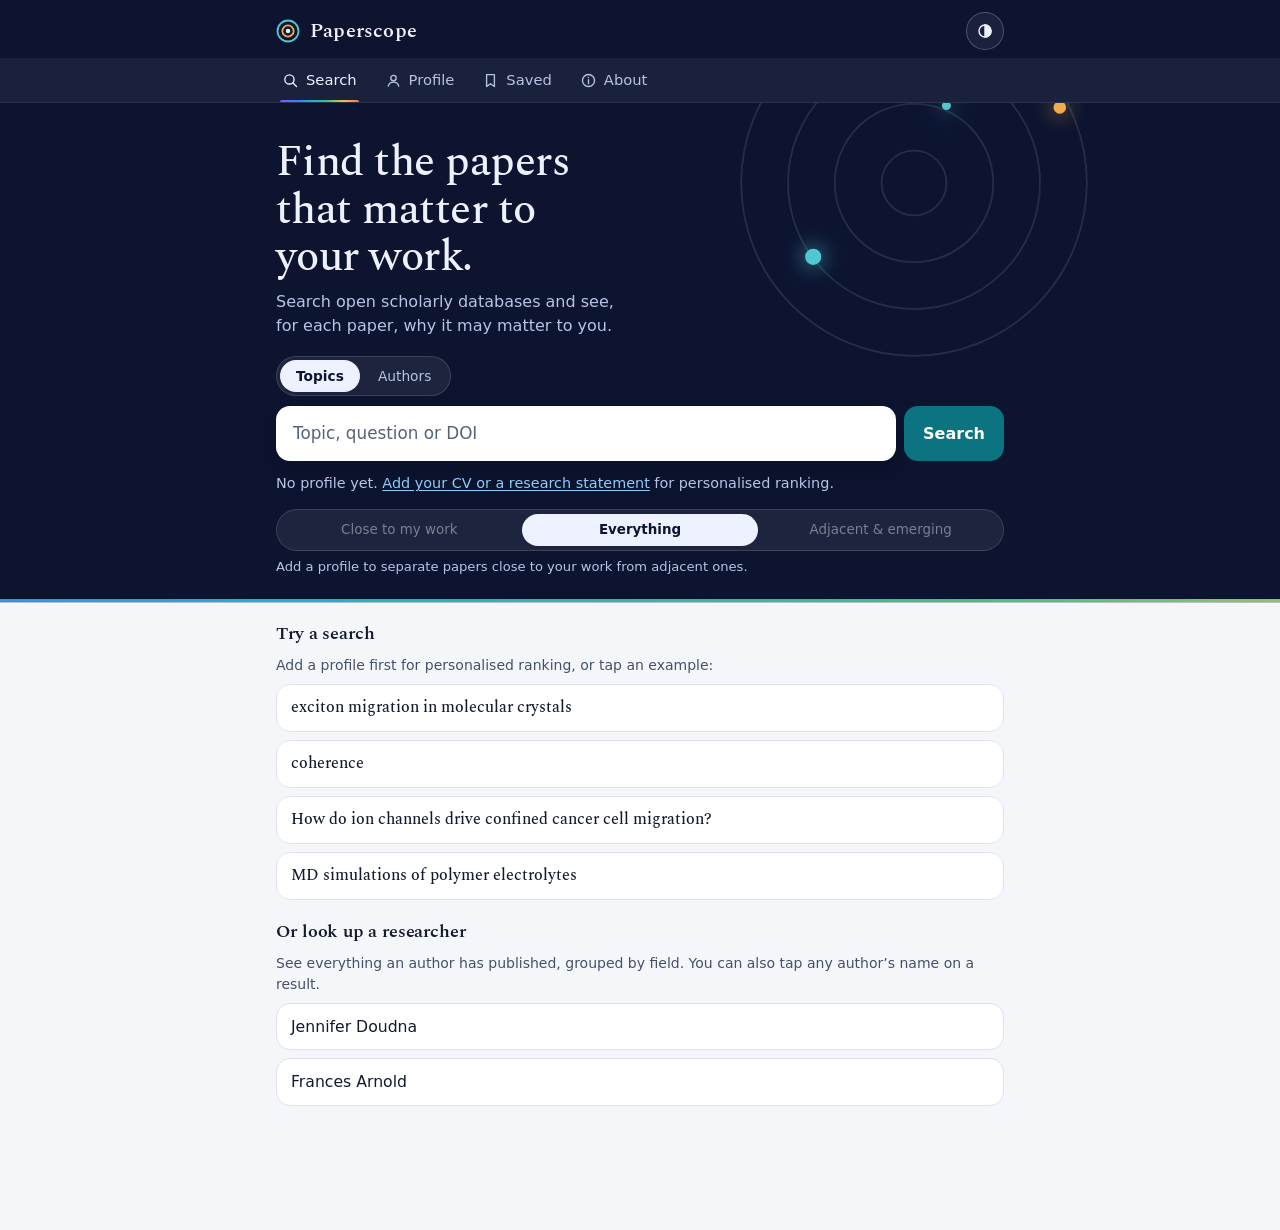
<file: index.html>
<!DOCTYPE html>
<html lang="en">
<head>
<meta charset="utf-8">
<meta name="viewport" content="width=device-width, initial-scale=1, viewport-fit=cover">
<meta name="color-scheme" content="light dark">
<meta name="theme-color" content="#0c1430">
<script>try{var a=JSON.parse(localStorage.getItem('paperscope.appearance')||'"auto"');if(a==='light'||a==='dark')document.documentElement.setAttribute('data-appearance',a);}catch(e){}</script>
<meta name="description" content="Free research discovery: search OpenAlex, Crossref and Europe PMC, ranked against your own research profile, which never leaves your device.">
<title>Paperscope: find papers that fit your research</title>
<link rel="icon" href="data:image/svg+xml,%3Csvg xmlns='http://www.w3.org/2000/svg' viewBox='0 0 32 32'%3E%3Ccircle cx='16' cy='16' r='14' fill='none' stroke='%230b7480' stroke-width='2.5'/%3E%3Ccircle cx='16' cy='16' r='7.5' fill='none' stroke='%23c47f12' stroke-width='2.5'/%3E%3Ccircle cx='16' cy='16' r='3' fill='%230c1430'/%3E%3C/svg%3E">
<link rel="manifest" href="manifest.webmanifest">
<link rel="apple-touch-icon" href="icons/apple-touch-icon.png">
<meta name="apple-mobile-web-app-title" content="Paperscope">
<meta name="mobile-web-app-capable" content="yes">
<meta name="apple-mobile-web-app-capable" content="yes">
<meta name="apple-mobile-web-app-status-bar-style" content="black-translucent">
<style>@font-face{font-family:"Spectral";font-style:normal;font-weight:500;font-display:swap;src:url([data-uri]) format("woff2");}
@font-face{font-family:"Spectral";font-style:normal;font-weight:600;font-display:swap;src:url([data-uri]) format("woff2");}
@font-face{font-family:"Spectral";font-style:italic;font-weight:400;font-display:swap;src:url([data-uri]) format("woff2");}
/* Paperscope: "scope" identity. A night-sky hero and theme map, a light-spectrum band as the
   signature, Spectral serif for titles, quiet paper-white reading surfaces. */
:root {
  --paper: #f5f6fa; --surface: #ffffff; --surface-2: #eef1f7; --ink: #111a2e; --ink-2: #44516a; --ink-3: #566377; --rule: #dde2ec;
  --close: #0b7480; --adj: #8a5300; --warn: #b23a2e; --ok: #2c6e3f; --focus: #3557d4; --mark: #fff0b3;
  --btn: #0b7480; --btn-ink: #ffffff; --primary: #111a2e; --primary-ink: #ffffff;
  --night: #0c1430; --night-2: #17224a; --star: #eef2ff; --star-2: #b8c3e6; --night-link: #8ecdf7;
  --glow-close: #4fc8d2; --glow-adj: #f0ac4b;
  --spectrum: linear-gradient(90deg, #7b5cff 0%, #3d7dff 20%, #18b4cf 40%, #3cc47e 60%, #f0c04a 80%, #f07a5a 100%);
  --spectrum-v: linear-gradient(180deg, #7b5cff, #18b4cf 45%, #f0c04a);
  --display: "Spectral", "Charter", "Iowan Old Style", Cambria, Georgia, serif;
  --sans: system-ui, -apple-system, "Segoe UI", Roboto, "Helvetica Neue", Arial, sans-serif;
  color-scheme: light;
}
:root[data-appearance="dark"] {
  --paper: #0a0f1f; --surface: #121a30; --surface-2: #19223b; --ink: #e8edf8; --ink-2: #aab6cf; --ink-3: #93a0bb; --rule: #26314d;
  --close: #4fc8d2; --adj: #f0ac4b; --warn: #f19284; --ok: #79c98d; --focus: #91a9ff; --mark: #5a4a14;
  --primary: #eef2ff; --primary-ink: #0c1430; --night: #0e1838; --night-2: #18244d;
  color-scheme: dark;
}
@media (prefers-color-scheme: dark) {
  :root:not([data-appearance="light"]) {
    --paper: #0a0f1f; --surface: #121a30; --surface-2: #19223b; --ink: #e8edf8; --ink-2: #aab6cf; --ink-3: #93a0bb; --rule: #26314d;
    --close: #4fc8d2; --adj: #f0ac4b; --warn: #f19284; --ok: #79c98d; --focus: #91a9ff; --mark: #5a4a14;
    --primary: #eef2ff; --primary-ink: #0c1430; --night: #0e1838; --night-2: #18244d;
    color-scheme: dark;
  }
}
* { box-sizing: border-box; }
html { -webkit-text-size-adjust: 100%; }
html, body { overflow-x: clip; } /* the full-bleed hero band must not widen the page */
body { margin: 0; background: var(--paper); color: var(--ink); font: 16px/1.5 var(--sans); transition: background-color .25s, color .25s; }
a { color: var(--focus); text-underline-offset: 2px; }
button, input, textarea, select { font: inherit; color: inherit; }
:focus-visible { outline: 2px solid var(--focus); outline-offset: 2px; border-radius: 6px; }
.sr-only { position: absolute; width: 1px; height: 1px; overflow: hidden; clip: rect(0 0 0 0); white-space: nowrap; }
[hidden] { display: none !important; }
h1, h2, h3 { font-family: var(--display); line-height: 1.2; font-weight: 600; }
h2 { font-size: 1.5rem; margin: 1.5em 0 .5em; letter-spacing: -.005em; }
h3 { font-size: 1.12rem; margin: 1.2em 0 .4em; }
p { margin: .5em 0; }
.lede { font: 1.08rem/1.55 var(--sans); color: var(--ink-2); margin: 4px 0 14px; max-width: 60ch; }
.muted { color: var(--ink-2); }
.small { font-size: .875rem; }
.tiny { font-size: .8rem; color: var(--ink-3); }

/* ---------- header: part of the night band */
.top { background: var(--night); color: var(--star); padding: env(safe-area-inset-top) 0 0; }
.top-inner { max-width: 760px; margin: 0 auto; padding: 12px 16px 8px; display: flex; align-items: center; justify-content: space-between; }
.brand { display: flex; align-items: center; gap: 10px; font: 600 1.25rem/1 var(--display); letter-spacing: .01em; color: var(--star); text-decoration: none; }
.brand svg { width: 24px; height: 24px; flex: none; }
.icon-btn { appearance: none; width: 38px; height: 38px; border-radius: 50%; border: 1px solid rgb(255 255 255 / .22); background: rgb(255 255 255 / .06); color: var(--star); display: grid; place-items: center; cursor: pointer; }
.icon-btn:hover { background: rgb(255 255 255 / .12); }
.icon-btn svg { width: 18px; height: 18px; }

/* ---------- tab bar: app-style at the bottom on phones, a strip under the header on wide screens */
.tabbar { position: fixed; left: 0; right: 0; bottom: 0; z-index: 30; background: color-mix(in srgb, var(--surface) 90%, transparent);
  backdrop-filter: saturate(1.4) blur(14px); -webkit-backdrop-filter: saturate(1.4) blur(14px); border-top: 1px solid var(--rule); padding-bottom: env(safe-area-inset-bottom); }
.tabs { display: grid; grid-template-columns: repeat(4, 1fr); max-width: 560px; margin: 0 auto; }
.tabs a { display: flex; flex-direction: column; align-items: center; gap: 2px; padding: 8px 4px 7px; text-decoration: none; color: var(--ink-3); font-size: .72rem; font-weight: 500; position: relative; }
.tabs a svg { width: 22px; height: 22px; }
.tabs a[aria-current="page"] { color: var(--ink); }
.tabs a[aria-current="page"]::before { content: ""; position: absolute; top: 0; left: 30%; right: 30%; height: 2px; border-radius: 0 0 2px 2px; background: var(--spectrum); }
.tabs .count { font-variant-numeric: tabular-nums; }
main { max-width: 760px; margin: 0 auto; padding: 0 16px calc(96px + env(safe-area-inset-bottom)); }
@media (min-width: 760px) {
  .tabbar { position: sticky; top: 0; bottom: auto; border-top: 0; border-bottom: 1px solid rgb(255 255 255 / .08); background: color-mix(in srgb, var(--night) 94%, transparent); }
  .tabs a { color: var(--star-2); }
  .tabs a[aria-current="page"] { color: var(--star); }
  .tabs { display: flex; max-width: 760px; padding: 0 10px; gap: 4px; }
  .tabs a { flex-direction: row; gap: 7px; font-size: .92rem; padding: 11px 12px; }
  .tabs a svg { width: 17px; height: 17px; }
  .tabs a[aria-current="page"]::before { top: auto; bottom: 0; left: 10px; right: 10px; border-radius: 2px 2px 0 0; }
  main { padding-bottom: 80px; }
}

/* ---------- hero: full-bleed night band with the aperture rings and the spectrum line */
.hero { position: relative; background: var(--night); color: var(--star); padding: 18px 0 26px; margin-bottom: 18px;
  box-shadow: 0 0 0 100vmax var(--night); clip-path: inset(0 -100vmax); }
.hero::after { content: ""; position: absolute; left: -100vmax; right: -100vmax; bottom: 0; height: 3px; background: var(--spectrum); transform-origin: left; animation: sweep 1.1s cubic-bezier(.2, .7, .2, 1) both; }
@keyframes sweep { from { transform: scaleX(0); } to { transform: scaleX(1); } }
.hero-rings { position: absolute; right: -70px; top: -66px; width: 270px; height: 270px; pointer-events: none; animation: dawn 1.4s ease-out both; }
@keyframes dawn { from { opacity: 0; transform: scale(.94); } to { opacity: 1; transform: none; } }
.hero-rings circle.r { fill: none; stroke: rgb(255 255 255 / .11); }
.hero-rings circle.o1 { fill: var(--glow-close); filter: drop-shadow(0 0 6px var(--glow-close)); }
.hero-rings circle.o2 { fill: var(--glow-adj); filter: drop-shadow(0 0 6px var(--glow-adj)); }
.hero-title { position: relative; font: 500 2.05rem/1.1 var(--display); letter-spacing: -.012em; margin: 18px 0 8px; max-width: 15ch; color: var(--star); }
.hero-lede { position: relative; color: var(--star-2); margin: 0 0 18px; max-width: 34ch; }
.hero.compact { padding: 12px 0 18px; }
.hero.compact .hero-title, .hero.compact .hero-lede { display: none; }
.hero.compact .hero-rings { width: 170px; height: 170px; right: -60px; top: -70px; opacity: .55; }
@media (min-width: 760px) { .hero-title { font-size: 2.7rem; } .hero-rings { width: 360px; height: 360px; right: -90px; top: -100px; } }
@media (prefers-reduced-motion: reduce) { .hero::after, .hero-rings { animation: none; } body { transition: none; } }

/* search form */
.searchbar { position: relative; display: flex; gap: 8px; }
.searchbar input { flex: 1; min-width: 0; padding: 14px 16px; border: 1px solid rgb(255 255 255 / .22); border-radius: 14px; background: var(--surface); color: var(--ink); font-size: 1.05rem; box-shadow: 0 8px 28px rgb(0 0 0 / .22); }
.searchbar input::placeholder { color: var(--ink-3); }
.searchbar .btn.primary { background: var(--btn); color: var(--btn-ink); border-color: transparent; padding: 0 18px; border-radius: 14px; }
.btn { appearance: none; border: 1px solid var(--rule); background: var(--surface); padding: 9px 14px; border-radius: 12px; cursor: pointer; line-height: 1.2; transition: border-color .15s, transform .08s; }
.btn:hover { border-color: var(--ink-3); }
.btn:active { transform: translateY(1px); }
.btn.primary { background: var(--primary); color: var(--primary-ink); border-color: var(--primary); font-weight: 600; }
.btn.small { padding: 6px 11px; font-size: .875rem; border-radius: 10px; }
.btn.link { border: 0; background: none; padding: 4px 2px; color: var(--focus); text-decoration: underline; text-underline-offset: 2px; }
.btn[disabled] { opacity: .5; cursor: not-allowed; }
.row { display: flex; flex-wrap: wrap; gap: 8px; align-items: center; }
.profile-line { position: relative; margin: 12px 0 0; font-size: .9rem; color: var(--star-2); }
.profile-line a { color: var(--night-link); }

/* mode selector: pills on the night band */
.modes { position: relative; display: grid; grid-template-columns: repeat(3, 1fr); gap: 4px; margin: 14px 0 4px; padding: 4px; border-radius: 999px; background: rgb(255 255 255 / .07); border: 1px solid rgb(255 255 255 / .14); }
.modes button { appearance: none; border: 0; background: none; padding: 8px 6px; font-size: .84rem; line-height: 1.15; cursor: pointer; color: var(--star-2); border-radius: 999px; transition: background .2s, color .2s; }
.modes button[aria-checked="true"] { background: var(--star); color: #0c1430; font-weight: 600; }
.modes button[data-mode="close"][aria-checked="true"] { box-shadow: inset 0 -2px 0 var(--glow-close); }
.modes button[data-mode="adjacent"][aria-checked="true"] { box-shadow: inset 0 -2px 0 var(--glow-adj); }
.modes button[disabled] { color: rgb(255 255 255 / .42); cursor: not-allowed; }
.mode-hint { position: relative; font-size: .82rem; color: var(--star-2); margin: 6px 0 0; }

/* ---------- start screen */
#start { margin-top: 6px; }
.start-h { font: 600 1.15rem var(--display); margin: 18px 0 6px; }
.examples { list-style: none; padding: 0; display: grid; gap: 8px; margin: 8px 0; }
.examples button { appearance: none; width: 100%; text-align: left; border: 1px solid var(--rule); background: var(--surface); padding: 12px 14px; border-radius: 14px; cursor: pointer;
  font: 500 1.02rem/1.35 var(--display); color: var(--ink); transition: border-color .15s; }
.examples button:hover { border-color: var(--ink-3); }

/* ---------- panels */
.panel { background: var(--surface); border: 1px solid var(--rule); border-radius: 16px; padding: 14px 16px; margin: 14px 0; }
.panel.ask { border-color: var(--focus); }
.panel.ask h3 { margin-top: 0; }
.panel.warn { border-color: var(--warn); background: color-mix(in srgb, var(--warn) 9%, var(--surface)); }
.choices { display: flex; flex-wrap: wrap; gap: 8px; margin-top: 8px; }
.choices .btn { text-align: left; }
.choices .share { color: var(--ink-3); font-variant-numeric: tabular-nums; font-size: .85em; }
.interp { font-size: .9rem; color: var(--ink-2); }
.interp > summary { cursor: pointer; }
.interp code { font-family: ui-monospace, SFMono-Regular, Menlo, Consolas, monospace; font-size: .84em; background: var(--surface-2); padding: 1px 5px; border-radius: 5px; word-break: break-word; color: var(--ink); }
.chips { display: flex; flex-wrap: wrap; gap: 6px; margin: 8px 0 0; padding: 0; list-style: none; }
.chip { display: inline-flex; align-items: center; gap: 6px; border: 1px solid var(--rule); background: var(--surface); border-radius: 999px; padding: 4px 11px; font-size: .85rem; line-height: 1.35; }
.chip button { appearance: none; border: 0; background: none; padding: 0 2px; cursor: pointer; color: var(--ink-3); font-size: 1rem; line-height: 1; }
.chip.off { text-decoration: line-through; color: var(--ink-3); }
.chip.toggle, .chip.add { cursor: pointer; appearance: none; font-family: inherit; font-size: .85rem; color: inherit; }
.chip.add:hover { border-color: var(--ink-3); }
.chip.on { border-color: var(--close); color: var(--close); background: color-mix(in srgb, var(--close) 8%, var(--surface)); }
.sources { list-style: none; padding: 0; margin: 8px 0 0; font-size: .85rem; display: grid; gap: 2px; }
.sources li::before { content: ""; display: inline-block; width: 8px; height: 8px; border-radius: 50%; margin-right: 8px; background: var(--ok); vertical-align: 1px; }
.sources li.fail::before { background: var(--warn); }
.sources li.skip::before { background: var(--ink-3); }
.sources li.fail { color: var(--warn); }
.related { margin: 4px 0 4px; }
.follow-row { margin: 8px 0 0; }
.follow-row .btn[aria-pressed="true"] { border-color: var(--close); color: var(--close); }
.panel.since { border-color: var(--close); }
.trail-head h3 { font-size: 1.12rem; }

/* ---------- theme map: the night-sky observatory */
details.map { margin: 16px 0; background: var(--night); color: var(--star); border-radius: 20px; padding: 14px 14px 10px;
  --ink: var(--star); --ink-2: var(--star-2); --ink-3: var(--star-2); --rule: rgb(255 255 255 / .16); --bg: var(--night); --surface: var(--night); --close: var(--glow-close); --adj: var(--glow-adj); }
details.map > summary, details.compare > summary { cursor: pointer; font: 600 1.08rem var(--display); padding: 4px 2px; }
details.map .muted { color: var(--star-2); }
.map-svg { width: 100%; height: auto; display: block; max-width: 540px; margin: 4px auto 0; touch-action: manipulation; }
.map-svg .sky circle { fill: #fff; }
.map-svg .ring { fill: none; stroke: rgb(255 255 255 / .16); stroke-dasharray: 2 5; }
.map-svg .hub { fill: var(--star); filter: drop-shadow(0 0 10px rgb(238 242 255 / .45)); }
.map-svg .hub-label { fill: #0c1430; font: 700 10px var(--sans); text-anchor: middle; }
.map-svg .node { cursor: pointer; }
.map-svg .node circle.b { stroke: rgb(255 255 255 / .55); stroke-width: 1; }
.map-svg .node.close circle.b { fill: var(--glow-close); filter: drop-shadow(0 0 7px rgb(79 200 210 / .65)); }
.map-svg .node.adj circle.b { fill: var(--glow-adj); filter: drop-shadow(0 0 7px rgb(240 172 75 / .6)); }
.map-svg .node.dim { opacity: .25; }
.map-svg .node.sel circle.b { stroke: #fff; stroke-width: 3; }
.map-svg .node circle.emerge { fill: none; stroke: #fff; stroke-width: 1.1; stroke-dasharray: 3 2.5; opacity: .85; }
.map-svg .node text { font: 11px var(--sans); fill: var(--star); text-anchor: middle; paint-order: stroke; stroke: var(--night); stroke-width: 3px; stroke-linejoin: round; }
.map-svg .node text.n { fill: #0c1430; stroke: none; font-weight: 700; font-size: 10px; pointer-events: none; }
.map-svg.narrow .node text.n { font-size: 13px; }
.map-svg.narrow .hub-label { font-size: 12px; }
.legend { display: flex; flex-wrap: wrap; gap: 4px 16px; font-size: .82rem; color: var(--star-2); margin: 6px 0; justify-content: center; }
.legend i { display: inline-block; width: 10px; height: 10px; border-radius: 50%; margin-right: 6px; vertical-align: -1px; }
.legend .e { background: none; border: 1.2px dashed var(--star); }
.theme-list { list-style: none; padding: 0; margin: 8px 0 0; display: grid; gap: 2px; }
.theme-list button { appearance: none; width: 100%; text-align: left; border: 0; background: none; padding: 8px; border-radius: 10px; cursor: pointer; display: flex; gap: 10px; align-items: baseline; font-size: .92rem; line-height: 1.35; color: var(--star); }
.theme-list button:hover, .theme-list button[aria-pressed="true"] { background: rgb(255 255 255 / .07); }
.theme-list .tl { display: grid; }
.theme-list button { align-items: center; }
.theme-list .dot { width: 22px; height: 22px; border-radius: 50%; flex: none; display: inline-grid; place-items: center; color: #0c1430; font: 700 .72rem/1 var(--sans); font-variant-numeric: tabular-nums; }
.theme-list .dot.close { background: var(--glow-close); box-shadow: 0 0 6px var(--glow-close); }
.theme-list .dot.adj { background: var(--glow-adj); box-shadow: 0 0 6px var(--glow-adj); }
.theme-list .meta { color: var(--star-2); font-size: .8rem; font-variant-numeric: tabular-nums; }

/* ---------- filters */
.filterbar { display: flex; align-items: center; gap: 8px; flex-wrap: wrap; margin: 20px 0 4px; }
.filterbar .count { margin-left: auto; font-size: .85rem; color: var(--ink-2); font-variant-numeric: tabular-nums; }
.sortsel select { padding: 7px 10px; border: 1px solid var(--rule); border-radius: 10px; background: var(--surface); font-size: .875rem; }
.sheet-backdrop { position: fixed; inset: 0; background: rgb(6 10 24 / .45); backdrop-filter: blur(3px); z-index: 40; }
.sheet { position: fixed; z-index: 41; left: 0; right: 0; bottom: 0; max-height: 86vh; overflow: auto; background: var(--surface); border-radius: 22px 22px 0 0;
  padding: 20px 18px calc(18px + env(safe-area-inset-bottom)); box-shadow: 0 -10px 40px rgb(0 0 0 / .25); max-width: 760px; margin: 0 auto; }
.sheet h3 { margin-top: 0; }
.sheet fieldset { border: 0; padding: 0; margin: 0 0 16px; }
.sheet legend { font-weight: 600; margin-bottom: 6px; }
.check { display: flex; gap: 10px; align-items: flex-start; padding: 6px 0; }
.check input { width: 20px; height: 20px; margin: 2px 0 0; flex: none; accent-color: var(--close); }
.check span small { display: block; color: var(--ink-3); }
.years { display: flex; gap: 10px; align-items: center; }
.years input { width: 6.5em; padding: 8px; border: 1px solid var(--rule); border-radius: 10px; background: var(--paper); }
@media (min-width: 640px) {
  .sheet { left: 50%; right: auto; transform: translateX(-50%); width: min(560px, 100vw); bottom: auto; top: 10vh; border-radius: 22px; }
}

/* ---------- result cards */
.results { list-style: none; padding: 0; margin: 6px 0 0; display: grid; gap: 12px; }
.paper { background: var(--surface); border: 1px solid var(--rule); border-radius: 18px; padding: 15px 16px 13px; transition: border-color .15s; }
.paper:hover { border-color: color-mix(in srgb, var(--ink-3) 55%, var(--rule)); }
.paper h3 { font: 600 1.14rem/1.3 var(--display); margin: 6px 0 4px; letter-spacing: -.003em; }
.paper h3 a { color: var(--ink); text-decoration: none; }
.paper h3 a:hover { text-decoration: underline; text-decoration-thickness: 1px; }
.byline { margin: 0; font-size: .87rem; color: var(--ink-2); }
.byline .venue { font-style: italic; }
.badges { display: flex; flex-wrap: wrap; gap: 6px; font-size: .76rem; align-items: center; }
.badge { border: 1px solid transparent; background: var(--surface-2); color: var(--ink-2); border-radius: 999px; padding: 1px 9px; line-height: 1.6; font-weight: 500; }
.badge.inferred, .badge.unverified { background: transparent; border: 1px dashed var(--ink-3); }
.badge.oa { color: var(--ok); background: color-mix(in srgb, var(--ok) 11%, var(--surface)); }
.badge.warn { color: var(--warn); background: color-mix(in srgb, var(--warn) 11%, var(--surface)); font-weight: 700; }
.badge.new { color: var(--close); background: color-mix(in srgb, var(--close) 12%, var(--surface)); font-weight: 700; }
/* match meter: five spectral lines; colour says close (teal) or adjacent (amber) to your profile */
.meter { margin-left: auto; display: inline-flex; gap: 2px; align-items: flex-end; height: 15px; color: var(--ink-2); }
.meter i { display: block; width: 3px; border-radius: 2px; background: var(--rule); }
.meter i:nth-child(1) { height: 6px; } .meter i:nth-child(2) { height: 8px; } .meter i:nth-child(3) { height: 10px; } .meter i:nth-child(4) { height: 12px; } .meter i:nth-child(5) { height: 15px; }
.meter.m1 i:nth-child(-n+1), .meter.m2 i:nth-child(-n+2), .meter.m3 i:nth-child(-n+3), .meter.m4 i:nth-child(-n+4), .meter.m5 i { background: currentColor; }
.paper.close .meter { color: var(--close); }
.paper.adj .meter { color: var(--adj); }
.why { margin: 9px 0 0; font-size: .9rem; }
.why ul { margin: 0; padding-left: 1.1em; color: var(--ink-2); }
.why li { margin: 1px 0; }
.why li.profile { color: var(--close); }
.why li.adjacent { color: var(--adj); }
.why li.warning { color: var(--warn); font-weight: 600; }
.why blockquote { margin: 10px 0 0; padding: 4px 0 4px 13px; border-left: 2px solid; border-image: var(--spectrum-v) 1; font: italic 400 .98rem/1.5 var(--display); color: var(--ink); }
.why blockquote cite { display: block; font: normal .75rem var(--sans); color: var(--ink-3); margin-top: 3px; }
.why .note { color: var(--ink-3); font-size: .84rem; font-style: italic; }
mark { background: var(--mark); color: inherit; padding: 0 1px; border-radius: 3px; }
.actions { display: flex; flex-wrap: wrap; gap: 6px 14px; margin-top: 11px; font-size: .88rem; align-items: center; }
.actions .save { appearance: none; border: 1px solid var(--rule); background: var(--surface); border-radius: 999px; padding: 5px 13px; cursor: pointer; font-weight: 500; }
.actions .save[aria-pressed="true"] { background: var(--primary); color: var(--primary-ink); border-color: var(--primary); }
.trail { display: flex; flex-wrap: wrap; gap: 2px 12px; align-items: baseline; margin-top: 6px; padding-top: 8px; border-top: 1px solid var(--rule); font-size: .85rem; }
.trail .btn.link { font-size: .85rem; }
.details { margin-top: 10px; font-size: .84rem; color: var(--ink-2); background: var(--surface-2); border-radius: 12px; padding: 10px 12px; }
.details dl { display: grid; grid-template-columns: max-content 1fr; gap: 3px 12px; margin: 0; }
.details dt { color: var(--ink-3); }
.details dd { margin: 0; word-break: break-word; }
.more { margin: 18px 0; display: grid; gap: 8px; justify-items: start; }
.loading { padding: 24px 0; color: var(--ink-2); display: flex; gap: 10px; align-items: center; }
.spinner { width: 16px; height: 16px; border: 2px solid var(--rule); border-top-color: var(--close); border-radius: 50%; animation: spin .8s linear infinite; }
@keyframes spin { to { transform: rotate(360deg); } }
@media (prefers-reduced-motion: reduce) { .spinner { animation-duration: 3s; } }

/* ---------- answer */
.answer-text { font: 500 1.02rem/1.6 var(--display); margin: 0; }
.answer-text a { text-decoration: none; font: 600 .78em var(--sans); }
.answer .uncited { text-decoration: underline wavy var(--warn); text-underline-offset: 3px; }
.answer .bad-ref { color: var(--warn); font-weight: 700; }
.ans-src { font-size: .85rem; padding-left: 1.4em; margin: 10px 0 4px; }
.answer.loading { display: flex; gap: 10px; align-items: center; color: var(--ink-2); }

/* ---------- profile, saved, about */
.drop { border: 1.5px dashed var(--ink-3); border-radius: 16px; padding: 18px; text-align: center; background: var(--surface); }
.drop.over { border-color: var(--focus); background: color-mix(in srgb, var(--focus) 8%, var(--surface)); }
textarea { width: 100%; min-height: 120px; padding: 10px 12px; border: 1px solid var(--rule); border-radius: 14px; background: var(--surface); resize: vertical; }
.term-group { margin: 14px 0; }
.term-group h3 { display: flex; align-items: baseline; gap: 8px; }
.term-group h3 small { font: .8rem var(--sans); color: var(--ink-3); }
.add-term { display: flex; gap: 6px; margin-top: 8px; }
.add-term input { flex: 1; min-width: 0; padding: 7px 12px; border: 1px solid var(--rule); border-radius: 999px; background: var(--surface); font-size: .9rem; }
.switch { display: flex; gap: 10px; align-items: flex-start; margin: 10px 0; }
.switch input { width: 20px; height: 20px; margin-top: 2px; accent-color: var(--close); flex: none; }
.progress { height: 6px; background: var(--rule); border-radius: 3px; overflow: hidden; margin: 8px 0; }
.progress i { display: block; height: 100%; background: var(--spectrum); width: 0; transition: width .2s; }
.table-wrap { overflow-x: auto; }
table { border-collapse: collapse; width: 100%; font-size: .88rem; margin: 8px 0; }
th, td { text-align: left; vertical-align: top; padding: 8px 10px 8px 0; border-bottom: 1px solid var(--rule); }
th { font-weight: 600; }
.status-ok { color: var(--ok); font-weight: 600; }
.status-proto { color: var(--adj); font-weight: 600; }
.status-plan { color: var(--ink-3); font-weight: 600; }
.field { display: grid; gap: 4px; margin: 10px 0; }
.field input[type="text"], .field input[type="password"], .field select { padding: 9px 12px; border: 1px solid var(--rule); border-radius: 10px; background: var(--surface); }
.saved-list { list-style: none; padding: 0; margin: 0; }
.saved-list li { padding: 12px 0; border-bottom: 1px solid var(--rule); }
.saved-list h3 { margin: 0 0 2px; font-size: 1.02rem; }
.follows { margin-top: 18px; }
.follows h3 { margin-top: 0; }
#start .follows { margin: 4px 0 14px; }
.toast { position: fixed; left: 50%; bottom: calc(84px + env(safe-area-inset-bottom)); transform: translateX(-50%); background: var(--night); color: var(--star); padding: 10px 18px; border-radius: 999px; font-size: .9rem; z-index: 60; max-width: 90vw; box-shadow: 0 10px 30px rgb(0 0 0 / .3); }
@media (min-width: 760px) { .toast { bottom: 24px; } }
.compare textarea { min-height: 110px; font-size: .88rem; }
.compare ul { padding-left: 1.1em; font-size: .88rem; }
.compare .found { color: var(--ok); } .compare .missing { color: var(--warn); }

/* ---------- appearance picker (like macOS: Light, Dark, Auto) */
.appearance { border: 0; padding: 0; margin: 8px 0 4px; display: flex; gap: 14px; flex-wrap: wrap; }
.appearance legend { font-weight: 600; margin-bottom: 8px; }
.ap { display: grid; justify-items: center; gap: 6px; cursor: pointer; font-size: .88rem; position: relative; }
.ap input { position: absolute; opacity: 0; pointer-events: none; }
.ap-prev { width: 88px; height: 58px; border-radius: 10px; border: 2px solid var(--rule); overflow: hidden; display: grid; grid-template-rows: 14px 1fr; }
.ap-prev b { display: block; background: #0c1430; }
.ap-prev i { display: block; margin: 7px 8px; border-radius: 3px; background: linear-gradient(#cfd6e6 0 0) 0 0 / 70% 5px no-repeat, linear-gradient(#cfd6e6 0 0) 0 10px / 50% 5px no-repeat, linear-gradient(#cfd6e6 0 0) 0 20px / 60% 5px no-repeat; }
.ap-prev.light { background: #f5f6fa; }
.ap-prev.dark { background: #0a0f1f; }
.ap-prev.dark i { background: linear-gradient(#33405f 0 0) 0 0 / 70% 5px no-repeat, linear-gradient(#33405f 0 0) 0 10px / 50% 5px no-repeat, linear-gradient(#33405f 0 0) 0 20px / 60% 5px no-repeat; }
.ap-prev.auto { background: linear-gradient(90deg, #f5f6fa 50%, #0a0f1f 50%); }
.ap input:checked + .ap-prev { border-color: var(--focus); box-shadow: 0 0 0 3px color-mix(in srgb, var(--focus) 25%, transparent); }
.ap input:focus-visible + .ap-prev { outline: 2px solid var(--focus); outline-offset: 2px; }

/* ---------- search pathways (topics / authors) */
.pathways { position: relative; display: inline-flex; gap: 2px; margin: 0 0 10px; padding: 3px; border-radius: 999px; background: rgb(255 255 255 / .07); border: 1px solid rgb(255 255 255 / .14); }
.pathways button { appearance: none; border: 0; background: none; padding: 6px 16px; font-size: .86rem; cursor: pointer; color: var(--star-2); border-radius: 999px; transition: background .2s, color .2s; }
.pathways button[aria-checked="true"] { background: var(--star); color: #0c1430; font-weight: 600; }
.hero[data-search-by="author"] #modes, .hero[data-search-by="author"] #mode-hint { display: none; }
.hero.compact .pathways { margin-bottom: 8px; }
.authors-ex button { font-family: var(--sans); font-weight: 500; font-size: .98rem; }

/* tappable author names */
button.auth { appearance: none; border: 0; background: none; padding: 0; color: inherit; font: inherit; cursor: pointer; text-decoration: underline; text-decoration-color: color-mix(in srgb, var(--ink-3) 55%, transparent); text-underline-offset: 3px; }
button.auth:hover { color: var(--focus); text-decoration-color: currentColor; }

/* author picker */
.authors { list-style: none; padding: 0; margin: 10px 0 0; display: grid; gap: 8px; }
.acand { display: grid; grid-template-columns: auto auto 1fr; gap: 10px; align-items: start; padding: 10px 12px; border: 1px solid var(--rule); border-radius: 14px; cursor: pointer; background: var(--surface); }
.acand:has(input:checked) { border-color: var(--focus); background: color-mix(in srgb, var(--focus) 6%, var(--surface)); }
.acand input { margin: 10px 0 0; width: 18px; height: 18px; accent-color: var(--focus); }
.ainfo { display: grid; gap: 1px; min-width: 0; }
.ainfo .badge { font-size: .72rem; margin-left: 4px; }
.avatar { display: inline-grid; place-items: center; width: 38px; height: 38px; border-radius: 50%; flex: none; background: var(--night); color: var(--star); font: 600 .9rem var(--display); box-shadow: inset 0 0 0 2px rgb(255 255 255 / .1); }
.avatar.big { width: 56px; height: 56px; font-size: 1.25rem; position: relative; }
.avatar.big::after { content: ""; position: absolute; inset: -3px; border-radius: 50%; padding: 2px; background: var(--spectrum); -webkit-mask: linear-gradient(#000 0 0) content-box, linear-gradient(#000 0 0); -webkit-mask-composite: xor; mask-composite: exclude; }

/* author header */
.author-head .ah-top { display: flex; gap: 14px; align-items: center; }
.ah-name { margin: 0; font-size: 1.45rem; letter-spacing: -.008em; }
.ah-stats { display: grid; grid-template-columns: repeat(4, minmax(0, 1fr)); gap: 8px; margin: 14px 0 10px; }
.ah-stats div { background: var(--surface-2); border-radius: 12px; padding: 8px 10px; }
.ah-stats dt { font-size: .76rem; color: var(--ink-3); }
.ah-stats dd { margin: 0; font: 600 1.15rem/1.2 var(--display); font-variant-numeric: tabular-nums; }
@media (max-width: 420px) { .ah-stats { grid-template-columns: repeat(2, minmax(0, 1fr)); } }

/* works by field: single-hue bars, labelled directly */
:root { --bar: #4a5fc1; }
:root[data-appearance="dark"] { --bar: #8fa2ff; }
@media (prefers-color-scheme: dark) { :root:not([data-appearance="light"]) { --bar: #8fa2ff; } }
.fields h3 { margin-top: 0; }
.fbars { list-style: none; padding: 0; margin: 8px 0 0; display: grid; gap: 4px; }
.fbars button { appearance: none; width: 100%; border: 0; background: none; padding: 6px 4px; border-radius: 10px; cursor: pointer; text-align: left; display: grid; gap: 4px; }
.fbars button:hover { background: var(--surface-2); }
.fb-label { display: flex; justify-content: space-between; gap: 10px; font-size: .9rem; }
.fb-n { font-variant-numeric: tabular-nums; font-weight: 600; white-space: nowrap; }
.fb-track { display: block; height: 8px; border-radius: 4px; background: var(--surface-2); overflow: hidden; }
.fb-bar { display: block; height: 100%; min-width: 3px; background: var(--bar); border-radius: 0 4px 4px 0; }

/* field groups with compact work rows */
.fgroup { list-style: none; }
.fgroup details { background: var(--surface); border: 1px solid var(--rule); border-radius: 18px; padding: 4px 16px 10px; scroll-margin-top: 70px; }
.fgroup summary { cursor: pointer; padding: 10px 0 6px; list-style: none; display: grid; grid-template-columns: 1fr auto; gap: 2px 10px; align-items: baseline; }
.fgroup summary::-webkit-details-marker { display: none; }
.fg-name { font: 600 1.1rem/1.3 var(--display); }
.fg-name::before { content: "▸"; display: inline-block; width: 1.1em; color: var(--ink-3); transition: transform .15s; font-family: var(--sans); font-size: .9em; }
.fgroup details[open] .fg-name::before { transform: rotate(90deg); }
.fg-n { font-weight: 600; font-variant-numeric: tabular-nums; }
.fg-sub { grid-column: 1 / -1; padding-left: 1.25em; }
.wlist { list-style: none; padding: 0; margin: 6px 0 8px; }
.wrow { padding: 11px 0; border-top: 1px solid var(--rule); }
.wrow .wt { display: block; font: 600 1.02rem/1.3 var(--display); color: var(--ink); text-decoration: none; margin: 4px 0 2px; }
.wrow a.wt:hover { text-decoration: underline; text-decoration-thickness: 1px; }
.wmeta { font-size: .85rem; color: var(--ink-2); }
.wco { font-size: .82rem; color: var(--ink-3); margin-top: 2px; }
.wrow .actions { margin-top: 6px; font-size: .84rem; }
.wrow .actions .btn.link { font-size: .84rem; }
.fg-more { margin-top: 2px; }
.fg-foot { margin-top: 4px; justify-content: space-between; }
.fg-foot .btn.link { margin-left: auto; font-size: .82rem; color: var(--ink-2); }
.fg-hidden { list-style: none; padding: 2px 4px; }
.ah-note { margin: 0 0 8px; }
.aname { display: flex; flex-wrap: wrap; align-items: center; gap: 2px 6px; }
.aname .badge { margin-left: 0; }

/* ORCID cross-check */
.vpanel { margin: 4px 0 10px; padding: 10px 12px; border-radius: 12px; background: color-mix(in srgb, var(--ok) 7%, var(--surface)); border: 1px solid color-mix(in srgb, var(--ok) 28%, var(--rule)); }
.vpanel p { margin: 0 0 6px; }
.vpanel p:last-of-type { margin-bottom: 8px; }
.vpanel.warn { background: color-mix(in srgb, var(--adj) 9%, var(--surface)); border-color: color-mix(in srgb, var(--adj) 35%, var(--rule)); }
p.vpanel { margin-bottom: 10px; }
.badge.v-ok { color: #155c37; background: #e3f3ea; border-color: #b9dfc9; }
.badge.v-likely { color: #3b4a8a; background: #eaedfb; border-color: #c9d0f1; }
.badge.v-warn { color: #8a3b12; background: #fbece3; border-color: #f0cdb8; }
.badge.added { color: var(--ink-2); background: var(--surface-2); border-color: var(--rule); }
:root[data-appearance="dark"] .badge.v-ok { color: #9fe0bb; background: #133a27; border-color: #23573b; }
:root[data-appearance="dark"] .badge.v-likely { color: #c4cdfb; background: #1f2850; border-color: #33407a; }
:root[data-appearance="dark"] .badge.v-warn { color: #f6c3a5; background: #47240f; border-color: #6b3a1c; }
@media (prefers-color-scheme: dark) {
  :root:not([data-appearance="light"]) .badge.v-ok { color: #9fe0bb; background: #133a27; border-color: #23573b; }
  :root:not([data-appearance="light"]) .badge.v-likely { color: #c4cdfb; background: #1f2850; border-color: #33407a; }
  :root:not([data-appearance="light"]) .badge.v-warn { color: #f6c3a5; background: #47240f; border-color: #6b3a1c; }
}
.vwhy { margin: 4px 0 0; font-size: .82rem; color: var(--ink-2); }
.wrow.unconf .wt { color: var(--ink-2); }
.fgroup.aside details { border-style: dashed; }

/* install as an app */
.install-hint { display: flex; align-items: center; gap: 12px; flex-wrap: wrap; margin: 4px 0 18px; padding: 10px 12px; border-radius: 16px; background: var(--surface); border: 1px solid var(--rule); }
.install-hint img { border-radius: 10px; flex: none; }
.install-hint > span:not(.row) { flex: 1 1 180px; font-size: .92rem; }
.install-hint .row { gap: 6px; margin-left: auto; }

/* ---------- phone polish */
/* iOS zooms the page when a field under 16px is focused; keep every field at 16px on touch screens */
@media (pointer: coarse) {
  input:not([type="checkbox"]):not([type="radio"]):not([type="range"]), select, textarea { font-size: 16px !important; }
  .actions .btn.link, .actions > a, .trail .btn.link { padding-top: 7px; padding-bottom: 7px; }
}
/* saved papers read like result titles, with a quiet Remove */
.saved-list h3 a { color: var(--ink); text-decoration: none; }
.saved-list h3 a:hover { text-decoration: underline; text-decoration-thickness: 1px; }
.btn.quiet { color: var(--ink-2); }
/* ORCID iDs never break across lines */
.vpanel a[href*="orcid.org"], .author-head a[href*="orcid.org"] { white-space: nowrap; }
/* two- and three-column tables become stacked cards on narrow screens */
@media (max-width: 560px) {
  .table-wrap table, .table-wrap tbody, .table-wrap tr, .table-wrap td { display: block; width: auto; }
  .table-wrap thead { position: absolute; width: 1px; height: 1px; overflow: hidden; clip: rect(0 0 0 0); white-space: nowrap; }
  .table-wrap tr { padding: 10px 0; border-bottom: 1px solid var(--rule); }
  .table-wrap td { border: 0; padding: 1px 0; }
  .table-wrap td:first-child { font-weight: 600; color: var(--ink); }
  .table-wrap td + td:not([class]) { color: var(--ink-2); }
}
@media (max-width: 380px) {
  .hero-rings { right: -110px; opacity: .6; }
  .searchbar .btn.primary { padding: 0 14px; }
  .searchbar input { padding-left: 13px; padding-right: 10px; }
}
#install-h { scroll-margin-top: 70px; }

/* free OpenAlex key */
.keybox { margin: 14px 0 18px; padding: 14px; border: 1px solid var(--rule); border-radius: 16px; background: var(--surface); }
.keybox h4 { margin: 0 0 6px; font: 600 1.02rem/1.3 var(--display); }
.keybox p { margin: 6px 0; }
.keybox .add-term { margin: 8px 0 4px; }
.keybox .row { gap: 8px; margin: 6px 0; }
.keybox .key-warn { color: var(--ink); background: color-mix(in srgb, var(--adj) 10%, var(--surface)); border-radius: 10px; padding: 8px 10px; }
.keybox .key-pending { border-left: 3px solid var(--focus); padding-left: 10px; }
.keybox .key-own { margin-top: 8px; }
.keybox .key-own summary { cursor: pointer; font-size: .9rem; color: var(--ink-2); }
.keybox .key-own label { display: block; margin: 8px 0 4px; }
.keybox .key-own input { width: 100%; padding: 10px 12px; border: 1px solid var(--rule); border-radius: 12px; background: var(--surface); }

/* app-like feel on phones: no grey flash on tap, no double-tap zoom on controls, a visible press */
a, button, label, summary, select, [role="radio"] { -webkit-tap-highlight-color: transparent; touch-action: manipulation; }
.save:active, .tabs a:active, .chip:active, .examples button:active, .btn.link:active { opacity: .7; }
.nav-back { margin-right: 6px; flex: none; }
.nav-back + .brand { margin-right: auto; }
.top-inner .nav-back[hidden] + .brand { margin-right: 0; }

/* papers that arrive after the list is shown (slower sources) */
.late-pill { position: fixed; left: 50%; transform: translateX(-50%); bottom: calc(76px + env(safe-area-inset-bottom, 0px)); z-index: 35; border: 0; border-radius: 999px; padding: 10px 16px; font: inherit; font-size: .9rem; font-weight: 600; background: var(--ink); color: var(--surface); box-shadow: 0 6px 20px rgb(0 0 0 / .25); cursor: pointer; }
.panel.note { border-left: 3px solid var(--ink-3); }

/* which databases answered (above results), and the database check in Settings */
.srcline { display: flex; flex-wrap: wrap; align-items: center; gap: 6px 10px; margin: 0 0 10px; font-size: .86rem; }
.srcline .src { white-space: nowrap; color: var(--ink-2); }
.srcline .src.ok span[aria-hidden] { color: var(--ok); font-weight: 700; }
.srcline .src.fail { color: var(--warn); }
.srcline .src.wait i, .srcline .src.off i { color: var(--ink-3); }
.srcline b { color: var(--ink); font-weight: 600; }
.src-check-box { margin: 10px 0 14px; }
.src-check { list-style: none; padding: 0; margin: 8px 0 4px; font-size: .92rem; }
.src-check li { padding: 4px 0 4px 22px; position: relative; }
.src-check li::before { position: absolute; left: 0; top: 4px; font-weight: 700; }
.src-check li.ok::before { content: '✓'; color: var(--ok); }
.src-check li.fail::before { content: '✕'; color: var(--warn); }
.src-check li.wait::before { content: '…'; color: var(--ink-3); }
</style>
</head>
<body>
<header class="top">
  <div class="top-inner">
    <button type="button" class="icon-btn nav-back" id="nav-back" hidden aria-label="Back"><svg viewBox="0 0 24 24" width="20" height="20" fill="none" stroke="currentColor" stroke-width="2.2" stroke-linecap="round" stroke-linejoin="round" aria-hidden="true"><path d="M15 5l-7 7 7 7"/></svg></button>
    <a class="brand" href="#search" id="home-link" aria-label="Paperscope, back to the start">
      <svg viewBox="0 0 32 32" aria-hidden="true"><circle cx="16" cy="16" r="14" fill="none" stroke="#4fc8d2" stroke-width="2.4"/><circle cx="16" cy="16" r="7.5" fill="none" stroke="#f0ac4b" stroke-width="2.4"/><circle cx="16" cy="16" r="3" fill="#eef2ff"/></svg>
      <span>Paperscope</span>
    </a>
    <button type="button" class="icon-btn" id="appearance-btn" aria-label="Appearance: Auto. Tap to change."></button>
  </div>
</header>
<div class="tabbar">
  <nav class="tabs" aria-label="Sections">
    <a href="#search" data-view="search"><svg viewBox="0 0 24 24" fill="none" stroke="currentColor" stroke-width="1.9" stroke-linecap="round" aria-hidden="true"><circle cx="10.5" cy="10.5" r="6.5"/><path d="m15.5 15.5 5 5"/></svg><span>Search</span></a>
    <a href="#profile" data-view="profile"><svg viewBox="0 0 24 24" fill="none" stroke="currentColor" stroke-width="1.9" stroke-linecap="round" aria-hidden="true"><circle cx="12" cy="8.5" r="3.8"/><path d="M4.5 20c1.2-3.8 4-5.6 7.5-5.6s6.3 1.8 7.5 5.6"/></svg><span>Profile</span></a>
    <a href="#saved" data-view="saved"><svg viewBox="0 0 24 24" fill="none" stroke="currentColor" stroke-width="1.9" stroke-linejoin="round" aria-hidden="true"><path d="M6.5 3.8h11v16.7l-5.5-3.9-5.5 3.9z"/></svg><span>Saved <span class="count" id="saved-count"></span></span></a>
    <a href="#about" data-view="about"><svg viewBox="0 0 24 24" fill="none" stroke="currentColor" stroke-width="1.9" stroke-linecap="round" aria-hidden="true"><circle cx="12" cy="12" r="8.5"/><path d="M12 11v5.5M12 7.6v.1"/></svg><span>About</span></a>
  </nav>
</div>

<main>
  <!-- SEARCH -->
  <section id="view-search" aria-labelledby="search-h">
    <div class="hero" id="hero">
    <svg class="hero-rings" viewBox="0 0 200 200" aria-hidden="true"><circle class="r" cx="100" cy="100" r="96"/><circle class="r" cx="100" cy="100" r="70"/><circle class="r" cx="100" cy="100" r="44"/><circle class="r" cx="100" cy="100" r="18"/><circle class="o1" cx="44" cy="141" r="4.5"/><circle class="o2" cx="181" cy="58" r="3.5"/><circle class="o1" cx="118" cy="57" r="2.5"/></svg>
    <h1 id="search-h" class="hero-title">Find the papers that matter to your work.</h1>
    <p class="hero-lede" id="hero-lede">Search open scholarly databases and see, for each paper, why it may matter to you.</p>
    <div class="pathways" role="radiogroup" aria-label="Search by">
      <button type="button" role="radio" data-pathway="topic" aria-checked="true">Topics</button>
      <button type="button" role="radio" data-pathway="author" aria-checked="false">Authors</button>
    </div>
    <form id="search-form" class="searchbar" role="search">
      <label for="q" class="sr-only">Search terms, research question or DOI</label>
      <input id="q" type="search" autocomplete="off" enterkeyhint="search" placeholder="Topic, question or DOI">
      <button class="btn primary" type="submit">Search</button>
    </form>
    <p class="profile-line" id="profile-line"></p>
    <div class="modes" role="radiogroup" aria-label="Which papers to favour" id="modes">
      <button type="button" role="radio" data-mode="close" aria-checked="false">Close to my work</button>
      <button type="button" role="radio" data-mode="all" aria-checked="true">Everything</button>
      <button type="button" role="radio" data-mode="adjacent" aria-checked="false">Adjacent &amp; emerging</button>
    </div>
    <p class="mode-hint" id="mode-hint"></p>
    </div>

    <div id="start">
      <div id="install-hint"></div>
      <div id="follows-start"></div>
      <h2 class="start-h">Try a search</h2>
      <p class="muted small">Add a profile first for personalised ranking, or tap an example:</p>
      <ul class="examples" id="examples">
        <li><button type="button">exciton migration in molecular crystals</button></li>
        <li><button type="button">coherence</button></li>
        <li><button type="button">How do ion channels drive confined cancer cell migration?</button></li>
        <li><button type="button">MD simulations of polymer electrolytes</button></li>
      </ul>
      <h2 class="start-h">Or look up a researcher</h2>
      <p class="muted small">See everything an author has published, grouped by field. You can also tap any author’s name on a result.</p>
      <ul class="examples authors-ex">
        <li><button type="button" data-author-example="Jennifer Doudna">Jennifer Doudna</button></li>
        <li><button type="button" data-author-example="Frances Arnold">Frances Arnold</button></li>
      </ul>
    </div>

    <div id="clarify"></div>
    <div id="interp"></div>
    <div id="map-holder"></div>
    <div id="answer-holder"></div>
    <div id="filterbar"></div>
    <div id="loading" class="loading" hidden><span class="spinner" aria-hidden="true"></span><span id="loading-text">Searching…</span></div>
    <ol class="results" id="results" aria-live="polite"></ol>
    <div class="more" id="more"></div>
    <div id="compare-holder"></div>
  </section>

  <!-- PROFILE -->
  <section id="view-profile" aria-labelledby="profile-h" hidden>
    <h2 id="profile-h">Your research profile</h2>
    <p class="lede">Upload a CV or paste a research statement. Paperscope reads it in this browser and lists your interests, methods and areas. Nothing from it is uploaded.</p>
    <h3>Import from ORCID</h3>
    <p class="small muted">Builds your profile from your publications in OpenAlex. Your ORCID iD is sent to OpenAlex; your publications are public there already.</p>
    <form id="orcid-form" class="add-term"><label for="orcid" class="sr-only">ORCID iD</label><input id="orcid" autocomplete="off" inputmode="text" placeholder="0000-0002-1825-0097"><button class="btn small primary" type="submit">Import</button></form>
    <p id="orcid-status" class="small muted" role="status"></p>
    <h3>Or use a CV or research statement</h3>
    <div class="drop" id="drop">
      <p><label class="btn" for="cv-file">Choose a file</label> <span class="muted small">or drop it here: PDF, Word (.docx) or plain text</span></p>
      <input id="cv-file" type="file" accept=".pdf,.docx,.txt,.md,.text,application/pdf,application/vnd.openxmlformats-officedocument.wordprocessingml.document,text/plain" class="sr-only">
      <p class="tiny" id="file-note">Opening a PDF or Word file downloads a free reader library (pdf.js or mammoth.js, about 1 MB) from jsDelivr. Your file itself stays on this device.</p>
    </div>
    <p class="muted small" style="margin-top:14px">Or paste text:</p>
    <label for="cv-text" class="sr-only">CV or research statement text</label>
    <textarea id="cv-text" placeholder="Paste a CV, research statement or a few sentences about your work"></textarea>
    <div class="row" style="margin-top:8px"><button class="btn primary" id="read-text" type="button">Read profile</button><span id="parse-status" class="small muted" role="status"></span></div>
    <div id="profile-editor"></div>

    <h2>On-device relevance model <span class="tiny">(optional)</span></h2>
    <div class="panel" id="ai-panel"></div>
  </section>

  <!-- SAVED -->
  <section id="view-saved" aria-labelledby="saved-h" hidden>
    <h2 id="saved-h">Saved papers</h2>
    <div id="saved-body"></div>
    <div id="follows-saved"></div>
  </section>

  <!-- ABOUT -->
  <section id="view-about" aria-labelledby="about-h" hidden>
    <h2 id="about-h">About Paperscope</h2>
    <p>Paperscope searches free scholarly databases, merges the results and ranks them against your query and, if you add one, your research profile. It is not Google Scholar and does not search the same sources or reproduce its ranking. It is free to use and needs no paid AI service.</p>

    <h3>What leaves your device</h3>
    <div class="table-wrap"><table>
      <thead><tr><th>Information</th><th>Sent to</th></tr></thead>
      <tbody>
        <tr><td>Your CV or statement, and the profile made from it</td><td>Nowhere. Read and stored only in this browser (stored only if you turn on “Remember”).</td></tr>
        <tr><td>Your search words, any acronym meaning you pick, the field you choose, and filters</td><td>OpenAlex (api.openalex.org), plus Crossref (api.crossref.org) and Europe PMC (ebi.ac.uk) if those sources are on.</td></tr>
        <tr><td>Your email, only if you ask for a free OpenAlex key</td><td>OpenAlex, to create the key and email you the activation link. Kept on this device only until the key is active.</td></tr>
        <tr><td>Your OpenAlex API key, if you add one</td><td>OpenAlex only, with each request.</td></tr>
        <tr><td>Your ORCID iD, if you import from ORCID</td><td>OpenAlex, to find your publications.</td></tr>
        <tr><td>An author name, ORCID iD or DOI you search for</td><td>OpenAlex (and Crossref for a DOI that OpenAlex lacks).</td></tr>
        <tr><td>The ORCID iD of an author you open (to check their papers)</td><td>ORCID, to read that person’s public record; Crossref, to find papers tagged with the iD; OpenAlex, to fetch the papers it lists.</td></tr>
        <tr><td>For “Write a short answer” (off unless you set it up): your search and the titles and abstracts of the top papers</td><td>The AI provider you choose, with your own key, billed to you. Never your CV or profile.</td></tr>
        <tr><td>Followed searches</td><td>Nowhere. Kept in this browser; checking one runs a normal search.</td></tr>
        <tr><td>Titles you paste into “Compare with Google Scholar”</td><td>Nowhere, unless you tap “Check OpenAlex”; then the missing titles go to OpenAlex.</td></tr>
        <tr><td>Saved papers</td><td>Nowhere. Kept in this browser.</td></tr>
      </tbody>
    </table></div>
    <p class="small muted">Code libraries are downloaded only when needed: pdf.js or mammoth.js from jsDelivr when you open a PDF or Word file, and the optional relevance model from jsDelivr and Hugging Face. These downloads do not include your data. Each service sees your IP address, as with any website.</p>

    <h3>Cost and limits</h3>
    <p class="small">Paperscope has no server: your browser asks the databases directly, so everyone gets their own free allowance and one person’s searching never uses up anyone else’s. OpenAlex meters its free API in dollars: without a key you get about $0.10 of free use a day, with a free key $1 a day. A search here usually uses $0.002–0.003, so that is roughly <strong>30–50 searches a day without a key, or 300–500 with one</strong>; looking up an author uses about the same, and browsing citations or loading more results uses a little more. Paperscope shows what each search used. Without a key the allowance appears to be per network address, so people on the same campus or office network may share it; a free key avoids that. When the allowance runs out, OpenAlex refuses requests until midnight UTC; Paperscope keeps searching Crossref and Europe PMC and marks the results as incomplete. Nobody is billed unless they have bought prepaid credit on openalex.org. Crossref, Europe PMC and ORCID are free and need no key, but may slow down very busy users.</p>

    <h3 id="install-h">Install as an app</h3>
    <div id="install-panel"></div>

    <h3>Settings</h3>
    <fieldset class="appearance" id="appearance-picker"><legend>Appearance</legend>
      <label class="ap"><input type="radio" name="appearance" value="light"><span class="ap-prev light" aria-hidden="true"><b></b><i></i></span>Light</label>
      <label class="ap"><input type="radio" name="appearance" value="dark"><span class="ap-prev dark" aria-hidden="true"><b></b><i></i></span>Dark</label>
      <label class="ap"><input type="radio" name="appearance" value="auto"><span class="ap-prev auto" aria-hidden="true"><b></b><i></i></span>Auto</label>
    </fieldset>
    <p class="tiny">Auto follows your device’s light or dark setting, like other apps.</p>
    <section class="keybox" id="key-box" aria-labelledby="key-h">
      <h4 id="key-h">Free OpenAlex key: 10× more searches</h4>
      <div id="key-status" role="status"></div>
      <form id="key-form" class="add-term" novalidate>
        <label for="key-email" class="sr-only">Your email address</label>
        <input id="key-email" type="email" autocomplete="email" inputmode="email" autocapitalize="off" spellcheck="false" placeholder="Your email address">
        <button class="btn small primary" type="submit">Email me a key</button>
      </form>
      <p class="tiny" id="key-note">Your email goes to OpenAlex only, to create the key. OpenAlex emails you a link, and the key starts working when you click it. The key is kept in this browser.</p>
      <details class="key-own"><summary>Use a key you already have</summary>
        <label for="api-key" class="small">OpenAlex API key</label>
        <input id="api-key" type="password" autocomplete="off" placeholder="Paste your key">
        <span class="tiny">Find it at <a href="https://openalex.org/settings/api-key" target="_blank" rel="noopener">openalex.org/settings/api-key</a>.</span>
      </details>
    </section>
    <label class="switch"><input type="checkbox" id="set-semantic"><span>Meaning-based search (OpenAlex semantic search)<br><span class="tiny">Finds papers that use different words for the same idea. One extra OpenAlex call per search.</span></span></label>
    <label class="switch"><input type="checkbox" id="set-crossref"><span>Include Crossref<br><span class="tiny">Adds DOI-registered items OpenAlex may lack. Free, no key.</span></span></label>
    <label class="switch"><input type="checkbox" id="set-epmc"><span>Include Europe PMC<br><span class="tiny">Adds life-science papers and PubMed’s publication-type labels (useful for spotting reviews). Free, no key.</span></span></label>
    <div class="src-check-box"><button type="button" class="btn small" id="check-sources">Check that all databases answer</button><div id="src-check" role="status"></div></div>

    <h3>AI answers (optional)</h3>
    <p class="small">Paperscope can ask an AI model to write a short answer to your search from the abstracts of the top papers, citing each one. It uses your own account with the provider, which bills you directly; Paperscope adds no charge. Your key is kept in this browser only.</p>
    <div class="field"><label for="llm-provider">Provider</label>
      <select id="llm-provider"><option value="anthropic">Anthropic (Claude)</option><option value="openai">OpenAI-compatible service or local model</option></select></div>
    <div class="field"><label for="llm-key">API key</label><input id="llm-key" type="password" autocomplete="off" placeholder="Your own key (optional for a local model)"></div>
    <div class="field"><label for="llm-model">Model</label><input id="llm-model" type="text" autocomplete="off" placeholder="Model name from your provider"></div>
    <div class="field" id="llm-base-field"><label for="llm-base">Service address</label><input id="llm-base" type="text" autocomplete="off" placeholder="https://api.openai.com/v1 or http://localhost:11434/v1">
      <span class="tiny">Any service with an OpenAI-style /chat/completions endpoint. A model running on your own computer costs nothing, but it must allow requests from this page.</span></div>
    <label class="switch"><input type="checkbox" id="llm-consent"><span>I understand each answer sends my search and the top abstracts to this provider and may be billed to my account.</span></label>

    <h3>Feature status</h3>
    <div class="table-wrap"><table id="feature-table">
      <thead><tr><th>Feature</th><th>Status</th><th>Notes</th></tr></thead>
      <tbody></tbody>
    </table></div>

    <h3>Known limitations</h3>
    <ul class="small" id="limits"></ul>

    <h3>Credits</h3>
    <p class="small muted">Metadata from <a href="https://openalex.org" target="_blank" rel="noopener">OpenAlex</a> (CC0), <a href="https://www.crossref.org" target="_blank" rel="noopener">Crossref</a> and <a href="https://europepmc.org" target="_blank" rel="noopener">Europe PMC</a>. Optional model: all-MiniLM-L6-v2 (Apache 2.0) run with Transformers.js and ONNX Runtime Web. PDF reading by pdf.js; Word reading by mammoth.js. Typeface: Spectral by Production Type (SIL Open Font License), built into the page. Version <span id="version"></span>.</p>
  </section>
</main>

<div id="sheet-root"></div>
<div id="toast" class="toast" role="status" aria-live="polite" hidden></div>
<script>/* Paperscope core logic: text processing, profile extraction, query analysis,
 * source normalisation, de-duplication, ranking, explanations and themes.
 * No DOM and no network access here, so everything can be unit-tested in Node. */
(function (root) {
  'use strict';

  // ---------------------------------------------------------------- text utils
  const STOP = new Set(('a about above after again against all also am an and any are as at be because been before being below ' +
    'between both but by can could did do does doing down during each either et etc few for from further had has have having he ' +
    'her here hers him his how however i if in into is it its itself just may me might more most must my no nor not now of off on ' +
    'once only or other our ours out over own per same she should so some such than that the their theirs them then there these ' +
    'they this those through thus to too under until up upon us very via was we were what when where which while who whom why will ' +
    'with within without would you your yours vs versus toward towards among amongst whether i.e e.g ie eg').split(/\s+/));

  // Words that carry no research content in a CV (treated as phrase delimiters).
  const CV_NOISE = new Set(('university universities department dept institute institution college school faculty laboratory ' +
    'center centre email e-mail mail phone tel fax address street road avenue suite usa u.s.a india china germany japan korea uk ' +
    'england france canada italy spain january february march april june july august september october november december jan feb ' +
    'mar apr jun jul aug sep sept oct nov dec present current phd ph.d ph d bsc msc ms ma ba bs mphil postdoc postdoctoral fellow ' +
    'fellowship fellowships award awards awarded prize grant grants scholarship scholar honors honours advisor adviser advisors ' +
    'supervisor supervisors mentor mentors mentoring mentee teaching assistant instructor course courses curriculum vitae cv resume ' +
    'references reference publications publication manuscript manuscripts submitted preparation press accepted journal journals ' +
    'conference conferences symposium meeting meetings poster posters talk talks invited oral presentation presentations seminar ' +
    'seminars workshop workshops society american national international annual proceedings vol volume pp page pages issue doi ' +
    'http https www org edu com al editor editors reviewer reviewers service committee member membership skills languages english ' +
    'citizen citizenship gpa grade thesis dissertation title year years month months research experience education employment ' +
    'position positions summary objective profile contact interests interest selected peer-reviewed peer reviewed first author ' +
    'corresponding co-author coauthor authors author highlights cited citations h-index google orcid linkedin github website ' +
    'nature communications letters reports advances acs rsc wiley elsevier springer chem phys lett commun rev sci mater angew ' +
    'chemie jacs nat proc pnas usa physical review j. et inc ltd llc co project projects responsible responsibilities led lead ' +
    'developed develop developing work worked working various several including include includes currently recent recently ' +
    'student students undergraduate graduate visiting assistant associate professor lecturer dr prof mr ms mrs').split(/\s+/));

  // Generic verbs and framing words that end a research phrase ("we combine X", "my lab studies Y").
  const VERB_STOP = new Set(('study studies studying studied combine combines combining combined investigate investigates investigating ' +
    'explore explores exploring examine examines examining use uses using apply applies applying develop develops focus focuses ' +
    'focusing aim aims seek seeks understand understanding reveal reveals show shows sense senses lab group team interested ' +
    'employ employs employing measure measures leverage leverages enable enables address addresses probe probes elucidate ' +
    'elucidates characterize characterise determine determines design designs').split(/\s+/));

  // Single words that are too generic to stand alone as a research interest.
  const GENERIC_SINGLE = new Set(('physical chemical biological molecular material materials science sciences engineering ' +
    'applied advanced high low large small single multiple various different novel new state states dynamics properties property ' +
    'system systems structure structures study studies analysis method methods technique techniques approach approaches model ' +
    'models design data results result effect effects role function functions process processes control based using application ' +
    'applications development understanding mechanism mechanisms theory experimental experiments experiment level levels type types ' +
    'order energy time field fields phase rate rates use high-throughput insights insight towards first part').split(/\s+/));

  const NUMWORDS = { one: '1', two: '2', three: '3', four: '4', five: '5' };

  const WORD_RE = /[\p{L}\p{N}]+(?:[-'’][\p{L}\p{N}]+)*/gu;

  function normSpace(s) { return String(s || '').replace(/\s+/g, ' ').trim(); }

  function stem(w) {
    let s = String(w).toLowerCase().replace(/[’']/g, '');
    if (s.length > 4 && s.endsWith('ies')) s = s.slice(0, -3) + 'y';
    else if (s.endsWith('sses')) s = s.slice(0, -2);
    else if (s.length > 3 && s.endsWith('s') && !/(ss|us|is|ys)$/.test(s)) s = s.slice(0, -1);
    if (s.length > 5 && s.endsWith('ing')) s = s.slice(0, -3);
    else if (s.length > 4 && s.endsWith('ed') && !s.endsWith('eed')) s = s.slice(0, -2);
    // British/American spelling variants that matter for matching
    s = s.replace(/isation$/, 'ization').replace(/ise$/, 'ize').replace(/our$/, 'or').replace(/lling$/, 'ling').replace(/lled$/, 'led');
    if (s === 'modell') s = 'model';
    return s;
  }

  function words(text) { return String(text || '').match(WORD_RE) || []; }
  function stems(text) { return words(text).map(stem); }
  function contentStems(text) { return words(text).filter(w => !STOP.has(w.toLowerCase())).map(stem); }
  // Stems of a phrase with leading/trailing stop words removed (inner ones kept, e.g. "equations of motion").
  function phraseStems(text) {
    const ws = words(text);
    while (ws.length && STOP.has(ws[0].toLowerCase())) ws.shift();
    while (ws.length && STOP.has(ws[ws.length - 1].toLowerCase())) ws.pop();
    return ws.map(stem);
  }

  // Find a stemmed phrase (array) inside a stemmed token array.
  function hasPhrase(hay, needle) {
    if (!needle.length || needle.length > hay.length) return false;
    outer: for (let i = 0; i <= hay.length - needle.length; i++) {
      for (let j = 0; j < needle.length; j++) if (hay[i + j] !== needle[j]) continue outer;
      return true;
    }
    return false;
  }
  function hasAll(haySet, needle) { return needle.every(t => haySet.has(t)); }

  function splitSentences(text) {
    const t = normSpace(text);
    if (!t) return [];
    // Split on sentence-final punctuation followed by space + capital/digit; keep abbreviations reasonably intact.
    const parts = t.split(/(?<=[.!?])\s+(?=[A-Z0-9(“"])/);
    return parts.map(s => s.trim()).filter(Boolean);
  }

  function cleanDoi(d) {
    if (!d) return '';
    return String(d).trim().replace(/^https?:\/\/(dx\.)?doi\.org\//i, '').replace(/^doi:/i, '').toLowerCase();
  }

  function normTitle(t) {
    return String(t || '').toLowerCase().replace(/<[^>]+>/g, ' ').replace(/&[a-z]+;/g, ' ')
      .normalize('NFKD').replace(/[\u0300-\u036f]/g, '').replace(/[^a-z0-9]+/g, ' ').trim();
  }

  function stripTags(s) {
    if (!s) return '';
    return normSpace(String(s).replace(/<jats:title>[^<]*<\/jats:title>/gi, ' ').replace(/<[^>]+>/g, ' ')
      .replace(/&lt;/g, '<').replace(/&gt;/g, '>').replace(/&amp;/g, '&').replace(/&quot;/g, '"').replace(/&#39;/g, "'"));
  }

  function reconstructAbstract(inv) {
    if (!inv || typeof inv !== 'object') return '';
    const arr = [];
    for (const [w, pos] of Object.entries(inv)) for (const p of pos) arr[p] = w;
    let s = normSpace(arr.filter(x => x !== undefined).join(' '));
    s = s.replace(/^(abstract|summary)\s*[:.]?\s+/i, '');
    return s;
  }

  // ---------------------------------------------------------------- vocabularies
  const METHOD_STEMS = new Set(['spectroscopy', 'spectroscopie', 'spectrometry', 'microscopy', 'crystallography', 'diffraction',
    'scattering', 'imag', 'tomography', 'interferometry', 'calorimetry', 'chromatography', 'electrophoresi', 'sequenc', 'assay',
    'simulation', 'model', 'modeling', 'calculation', 'theory', 'theoretical', 'computational', 'computation', 'dft', 'tddft', 'nmr',
    'epr', 'esr', 'xrd', 'xp', 'xps', 'ftir', 'raman', 'pcr', 'qpcr', 'crispr', 'elisa', 'cytometry', 'regression', 'survey', 'interview',
    'ethnography', 'meta-analysi', 'statistic', 'statistical', 'bayesian', 'learn', 'algorithm', 'optimization', 'fabrication',
    'synthesi', 'lithography', 'deposition', 'voltammetry', 'impedance', 'pump-probe', 'time-resolv', 'ultrafast', 'femtosecond',
    'picosecond', '2dir', '2d-ir', '2de', '2dev', 'trir', 'heom', 'redfield', 'dynamics-simulation', 'photoluminescence', 'fluorescence',
    'microfluidic', 'electrochemical', 'patch-clamp', 'afm', 'stm', 'tem', 'sem', 'neural', 'network', 'monte', 'carlo', 'ab', 'initio',
    'ab-initio', 'spectroelectrochemistry', 'magnetometry', 'rheology', 'ellipsometry', 'metabolomic', 'proteomic', 'transcriptomic',
    'genomic', 'kinetic', 'quantum-chemical', 'measurement', 'characterization', 'transient', 'absorption-spectroscopy']);
  const METHOD_PHRASES = [['machine', 'learn'], ['deep', 'learn'], ['molecular', 'dynamic'], ['density', 'functional'],
    ['transient', 'absorption'], ['mass', 'spectrometry'], ['flow', 'cytometry'], ['open', 'quantum', 'system'],
    ['quantum', 'chemistry'], ['electronic', 'structure'], ['equation', 'of', 'motion'], ['single', 'molecule'], ['x-ray']];

  const AREAS = ['chemistry', 'physics', 'biology', 'biochemistry', 'biophysics', 'physical chemistry', 'chemical physics',
    'materials science', 'condensed matter physics', 'condensed matter', 'photochemistry', 'photophysics', 'nanoscience',
    'nanotechnology', 'neuroscience', 'immunology', 'genetics', 'genomics', 'ecology', 'epidemiology', 'economics', 'psychology',
    'sociology', 'linguistics', 'public health', 'medicine', 'oncology', 'cancer biology', 'cell biology', 'molecular biology',
    'structural biology', 'computational chemistry', 'theoretical chemistry', 'quantum information', 'quantum information science',
    'polymer science', 'soft matter', 'organic chemistry', 'inorganic chemistry', 'analytical chemistry', 'catalysis',
    'environmental science', 'climate science', 'computer science', 'data science', 'mathematics', 'chemical engineering',
    'electrical engineering', 'mechanical engineering', 'bioengineering', 'biomedical engineering', 'pharmacology',
    'microbiology', 'virology', 'cognitive science', 'political science', 'anthropology', 'philosophy', 'astrophysics', 'optics',
    'photonics', 'spin chemistry', 'electrochemistry', 'materials chemistry', 'surface science', 'statistical mechanics',
    'quantum optics', 'atomic physics', 'plasma physics', 'geochemistry', 'geophysics', 'oceanography', 'education research',
    'organic electronics', 'energy storage', 'energy science', 'chemical biology', 'bioinformatics', 'systems biology']
    .map(a => stems(a));

  // Curated near-synonyms and spelling variants (deterministic, small, transparent to the user).
  const SYNONYMS = [
    ['migration', 'diffusion', 'transport'], ['mechanism', 'pathway'], ['synthesis', 'fabrication', 'preparation'],
    ['degradation', 'decomposition'], ['modeling', 'modelling', 'simulation'], ['behavior', 'behaviour'], ['color', 'colour'],
    ['tumor', 'tumour', 'cancer'], ['metastasis', 'metastatic'], ['heart attack', 'myocardial infarction'],
    ['elderly', 'older adults'], ['children', 'pediatric', 'paediatric'], ['solar cell', 'photovoltaic'],
    ['ultrafast', 'femtosecond', 'time-resolved'], ['global warming', 'climate change'],
    ['covid-19', 'sars-cov-2'], ['nanoconfinement', 'nanoconfined', 'nanochannel'], ['photocatalysis', 'photocatalytic'],
    ['well-being', 'wellbeing'], ['socioeconomic', 'socio-economic'], ['students', 'learners'], ['teacher', 'educator'],
    ['conductivity', 'conductance'], ['fiber', 'fibre'], ['center', 'centre'],
    ['anemia', 'anaemia'], ['estrogen', 'oestrogen'], ['optimization', 'optimisation'], ['ionization', 'ionisation'],
    ['crystallization', 'crystallisation'], ['polarization', 'polarisation'], ['aluminum', 'aluminium'], ['sulfur', 'sulphur'],
    ['charge separation', 'charge transfer'], ['excitation energy transfer', 'energy transfer'], ['qubit', 'quantum bit'],
    ['decoherence', 'dephasing'], ['vibronic coupling', 'electron-vibration coupling'], ['drug delivery', 'drug carrier'],
    ['wastewater', 'waste water'], ['deep learning', 'neural network'], ['large language model', 'llm'],
    ['crystal', 'crystalline'], ['catalyst', 'catalysis', 'catalytic'],
  ].map(g => g.map(t => ({ text: t, stems: stems(t) })));
  // Some synonym groups only make sense in a physical-science context ("cell migration" is not "cell diffusion").
  const SYN_GUARD = new Map([['migration', ['exciton', 'ion', 'charge', 'energy', 'electron', 'hole', 'proton', 'polaron', 'lithium', 'sodium', 'molecular', 'molecule', 'atom', 'defect', 'vacancy', 'triplet', 'singlet']]]);

  // Acronyms with their common senses. Ambiguous ones (more than one sense) trigger a short question.
  const ACRONYMS = {
    TA: ['transient absorption', 'teaching assistant', 'tannic acid', 'thermal analysis'],
    MD: ['molecular dynamics', 'muscular dystrophy'], ML: ['machine learning', 'monolayer'],
    PL: ['photoluminescence', 'programming language'], CT: ['charge transfer', 'computed tomography'],
    PD: ["Parkinson's disease", 'photodetector'], AD: ["Alzheimer's disease", 'atopic dermatitis'],
    SF: ['singlet fission', 'science fiction'], PDI: ['perylene diimide', 'polydispersity index', 'protein disulfide isomerase'],
    PBI: ['perylene bisimide', 'polybenzimidazole'], DFT: ['density functional theory', 'discrete Fourier transform'],
    MS: ['mass spectrometry', 'multiple sclerosis'], PET: ['positron emission tomography', 'polyethylene terephthalate'],
    SEM: ['scanning electron microscopy', 'structural equation modeling'], CI: ['conical intersection', 'confidence interval', 'configuration interaction'],
    PES: ['potential energy surface', 'photoelectron spectroscopy'], ICT: ['intramolecular charge transfer', 'information and communication technology'],
    RL: ['reinforcement learning'], EET: ['excitation energy transfer'], CNT: ['carbon nanotube'], QD: ['quantum dot'],
    NMR: ['nuclear magnetic resonance'], EIS: ['electrochemical impedance spectroscopy'], MOF: ['metal-organic framework'],
    COF: ['covalent organic framework'], LLM: ['large language model'], NLP: ['natural language processing'],
    CNN: ['convolutional neural network'], GNN: ['graph neural network'], PCR: ['polymerase chain reaction'],
    PEG: ['polyethylene glycol'], SEI: ['solid electrolyte interphase'], OPV: ['organic photovoltaic'],
    OLED: ['organic light-emitting diode'], AFM: ['atomic force microscopy'], TEM: ['transmission electron microscopy'],
    XRD: ['X-ray diffraction'], EPR: ['electron paramagnetic resonance'], TADF: ['thermally activated delayed fluorescence'],
    '2DES': ['two-dimensional electronic spectroscopy'], '2DIR': ['two-dimensional infrared spectroscopy'],
    '2D-IR': ['two-dimensional infrared spectroscopy'], HEOM: ['hierarchical equations of motion'],
    FRET: ['Förster resonance energy transfer'], TCSPC: ['time-correlated single photon counting'],
    STM: ['scanning tunneling microscopy'], XPS: ['X-ray photoelectron spectroscopy'], SNR: ['signal-to-noise ratio'],
    RNA: ['ribonucleic acid'], DNA: ['deoxyribonucleic acid'],
  };
  const NO_EXPAND = new Set(['RNA', 'DNA']); // so common that expansion only adds noise

  // OpenAlex fields (ASJC-based) and their domains.
  const FIELD_DOMAIN = { 11: 'Life', 13: 'Life', 24: 'Life', 28: 'Life', 30: 'Life', 12: 'Social', 14: 'Social', 18: 'Social',
    20: 'Social', 32: 'Social', 33: 'Social', 15: 'Physical', 16: 'Physical', 17: 'Physical', 19: 'Physical', 21: 'Physical',
    22: 'Physical', 23: 'Physical', 25: 'Physical', 26: 'Physical', 31: 'Physical', 27: 'Health', 29: 'Health', 34: 'Health',
    35: 'Health', 36: 'Health' };
  // Words that suggest a profile belongs to a field (used only to resolve ambiguous queries).
  const FIELD_HINTS = {
    16: 'chemistry chemical molecule molecular spectroscopy synthesis catalysis photochemistry electrochemistry crystal polymer organic inorganic redox solvent',
    31: 'physics quantum optical optics laser photon spectroscopy coherence spin condensed ultrafast exciton photonics semiconductor magnetic',
    25: 'materials semiconductor crystal polymer thin film nanomaterial device membrane electrolyte perovskite',
    22: 'engineering device fabrication sensor circuit mechanical electrical',
    13: 'protein gene genetic cell molecular biology biochemistry enzyme dna rna genome',
    11: 'plant ecology agriculture animal species biodiversity',
    24: 'immune immunology microbiology bacteria virus infection pathogen',
    28: 'neuroscience neuron brain neural synaptic cognitive',
    27: 'clinical patient medicine disease cancer tumor therapy hospital diagnosis',
    30: 'drug pharmacology toxicology pharmaceutical',
    17: 'computer algorithm software machine learning neural network data computing',
    26: 'mathematics theorem algebra topology equation proof',
    32: 'psychology cognitive behavior behaviour emotion mental',
    33: 'social sociology policy education society political communication',
    12: 'history philosophy literature art language linguistics',
    14: 'business management marketing accounting organization',
    20: 'economics finance market econometric',
    19: 'earth geology climate atmosphere ocean planetary',
    23: 'environmental pollution water ecosystem sustainability',
    21: 'energy battery fuel solar power storage',
    15: 'chemical engineering reactor process separation',
  };

  // ---------------------------------------------------------------- profile extraction
  const SECTION_RE = /^(research\s+)?(interests?|areas of (research|expertise)|expertise|research summary|summary|profile|research statement|statement|research focus|focus|research experience|experience|projects?|technical skills|skills|techniques|methods|expertise and skills|publications?|selected publications|papers|education|awards?|honou?rs?|teaching|service|presentations?|talks|grants?|funding|references|patents?|employment|appointments?|professional experience|mentoring|outreach|languages|contact|leadership|memberships?|affiliations?)\b/i;
  function sectionWeight(h) {
    const s = h.toLowerCase();
    if (/interest|expertise|summary|profile|statement|focus/.test(s)) return 3;
    if (/skill|technique|method/.test(s)) return 2.5;
    if (/experience|project/.test(s)) return 2;
    if (/publication|paper|patent|presentation|talk/.test(s)) return 1.2;
    if (/education/.test(s)) return 0.8;
    return 0.3; // awards, teaching, service, references, contact …
  }

  function initialsOf(word) {
    const w = word.toLowerCase();
    if (w === 'two-dimensional') return ['2d', 'td'];
    if (w === 'three-dimensional') return ['3d', 'td'];
    if (w === 'infrared') return ['i', 'ir'];
    if (w === 'ultraviolet') return ['u', 'uv'];
    const parts = w.split(/[-–]/).filter(Boolean);
    const opts = new Set();
    opts.add((NUMWORDS[parts[0]] || parts[0][0]));
    if (parts.length > 1) opts.add(parts.map(p => NUMWORDS[p] || p[0]).join(''));
    return [...opts];
  }

  // Finds "long form (ACR)" definitions in free text.
  function extractGlossary(text) {
    const out = {};
    const re = /\(([A-Z0-9][A-Za-z0-9-]{1,7})\)/g;
    let m;
    while ((m = re.exec(text))) {
      const acr = m[1];
      if (!/[A-Z]/.test(acr) || acr.replace(/[^A-Z0-9]/g, '').length < 2) continue;
      const t0 = acr.toLowerCase().replace(/-/g, '');
      const targets = new Set([t0, t0.replace(/s$/, '')]);
      const before = text.slice(Math.max(0, m.index - 120), m.index).replace(/\s+$/, '');
      const ws = before.match(WORD_RE) || [];
      for (let n = 1; n <= Math.min(8, ws.length); n++) {
        const span = ws.slice(ws.length - n);
        if (STOP.has(span[0].toLowerCase())) continue;
        // build all initial-combinations (small)
        let combos = [''];
        for (const w of span) {
          const ini = initialsOf(w);
          const next = [];
          if (STOP.has(w.toLowerCase()) && w.length <= 3) next.push(...combos); // e.g. "of" may or may not appear in the acronym
          for (const c of combos) for (const i of ini) next.push(c + i);
          combos = next.slice(0, 64);
        }
        // the acronym often leaves out a trailing head noun: "two-dimensional infrared spectroscopy (2DIR)"
        let alt = [];
        const lastLo = span[span.length - 1].toLowerCase();
        if (span.length > 1 && /^(spectroscopy|microscopy|spectrometry|method|technique|theory|model|analysis|measurements?|experiments?)$/.test(lastLo)) {
          alt = [''];
          for (const w of span.slice(0, -1)) {
            const ini = initialsOf(w); const next = [];
            if (STOP.has(w.toLowerCase()) && w.length <= 3) next.push(...alt);
            for (const c of alt) for (const i of ini) next.push(c + i);
            alt = next.slice(0, 64);
          }
        }
        if (combos.some(c => targets.has(c)) || alt.some(c => targets.has(c))) {
          const long = span.join(' ');
          if (!out[acr] && long.length > acr.length) out[acr] = long.replace(/^[A-Z][a-z]/, s => s.toLowerCase());
          break;
        }
      }
    }
    return out;
  }

  function classifyPhrase(st) {
    const joined = st.join(' ');
    for (const a of AREAS) if (a.length && (joined === a.join(' ') || (st.length > a.length && joined.endsWith(' ' + a.join(' '))))) return 'areas';
    if (st.some(t => METHOD_STEMS.has(t))) return 'methods';
    for (const p of METHOD_PHRASES) if (hasPhrase(st, p)) return 'methods';
    return 'interests';
  }

  function extractProfile(rawText, opts = {}) {
    const text = String(rawText || '')
      .replace(/\u00ad/g, '').replace(/[ﬁ]/g, 'fi').replace(/[ﬂ]/g, 'fl').replace(/(\w)-\n(\w)/g, '$1$2')
      .replace(/\r/g, '');
    const glossary = extractGlossary(text.replace(/\n(?=[a-z(])/g, ' '));
    // Re-join lines that were wrapped mid-phrase (common in PDF text): no closing punctuation, next line starts lower-case.
    const rawLines = text.split('\n');
    const lines = [];
    for (const l of rawLines) {
      const prev = lines[lines.length - 1];
      if (prev !== undefined && prev.trim() && !/[.;:!?]\s*$/.test(prev) && /^\s*[a-z(]/.test(l) && !SECTION_RE.test(prev.trim())) lines[lines.length - 1] = prev.replace(/-$/, '') + (prev.endsWith('-') ? '' : ' ') + l.trim();
      else lines.push(l);
    }
    // Name tokens: first non-empty short line is usually the person's name.
    const nameTokens = new Set();
    const firstLine = lines.find(l => l.trim());
    if (firstLine && words(firstLine).length <= 6) words(firstLine).forEach(w => nameTokens.add(w.toLowerCase()));
    (opts.excludeNames || []).forEach(n => words(n).forEach(w => nameTokens.add(w.toLowerCase())));

    const cand = new Map(); // key -> {stems, surfaces: Map, score, count}
    // A pasted research statement has no CV headings: treat all of it as describing research interests.
    const hasHeadings = lines.some(l => { const tr = l.trim(); return tr && words(tr).length <= 6 && SECTION_RE.test(tr.replace(/^[^\p{L}]+/u, '')); });
    let weight = opts.defaultWeight || (hasHeadings ? 2 : 3);
    const add = (seq, w) => {
      const st = seq.map(stem);
      const key = st.join(' ');
      let c = cand.get(key);
      if (!c) { c = { stems: st, surfaces: new Map(), score: 0, count: 0, maxW: 0 }; cand.set(key, c); }
      const surf = seq.map(x => (/^[A-Z0-9-]{2,}$/.test(x) && /[A-Z]/.test(x)) || /\d/.test(x) && /[A-Za-z]/.test(x) ? x : x.toLowerCase()).join(' ');
      c.surfaces.set(surf, (c.surfaces.get(surf) || 0) + 1);
      if (seq.length === 1) { if (/^\p{Lu}\p{Ll}/u.test(seq[0])) c.cap = (c.cap || 0) + 1; else c.lower = (c.lower || 0) + 1; }
      const bonus = seq.length === 1 ? 1 : seq.length === 2 ? 1.6 : seq.length === 3 ? 1.9 : 2;
      c.score += w * bonus; c.count += 1; c.maxW = Math.max(c.maxW, w);
    };

    for (const line of lines) {
      const trimmed = line.trim();
      if (!trimmed) continue;
      const lw = words(trimmed);
      if (lw.length <= 6 && SECTION_RE.test(trimmed.replace(/^[^\p{L}]+/u, ''))) { weight = sectionWeight(trimmed); continue; }
      // tokenise keeping punctuation as delimiters
      const toks = trimmed.match(/[\p{L}\p{N}]+(?:[-'’][\p{L}\p{N}]+)*|[^\s\p{L}\p{N}]/gu) || [];
      let seq = [];
      const flush = () => {
        if (seq.length) {
          if (seq.length <= 4) add(seq, weight);
          else for (let n = 2; n <= 3; n++) for (let i = 0; i + n <= seq.length; i++) add(seq.slice(i, i + n), weight * 0.6);
        }
        seq = [];
      };
      for (let k = 0; k < toks.length; k++) {
        const t = toks[k];
        const lo = t.toLowerCase();
        const isWord = /[\p{L}\p{N}]/u.test(t);
        if (lo === 'of' && seq.length && seq.length < 3) {
          const nx = toks[k + 1] || '';
          const nlo = nx.toLowerCase();
          if (/[\p{L}]/u.test(nx) && !STOP.has(nlo) && !CV_NOISE.has(nlo) && !nameTokens.has(nlo) && nx[0] === nx[0].toLowerCase()) { seq.push(t); continue; }
        }
        const isYearOrNum = /^\d+([.,]\d+)?$/.test(t);
        const tooShort = t.length < 2 && !/\d/.test(t);
        if (!isWord || STOP.has(lo) || CV_NOISE.has(lo) || VERB_STOP.has(lo) || isYearOrNum || tooShort || nameTokens.has(lo) || /@|\.(com|edu|org)$/.test(lo)) { flush(); continue; }
        seq.push(t);
      }
      flush();
    }

    let list = [...cand.values()].filter(c => {
      if (c.stems.length === 1) {
        const s = c.stems[0];
        if (GENERIC_SINGLE.has(s) || GENERIC_SINGLE.has(s + 's')) return false;
        const surf = [...c.surfaces.keys()][0];
        const isAcr = /^[A-Z0-9-]{2,}$/.test(surf) && /[A-Z]/.test(surf);
        if (isAcr) return !!glossary[surf] || METHOD_STEMS.has(s) || !!ACRONYMS[surf];
        if (s.length < 4) return false;
        // Words only ever seen capitalised are usually names of people, places or institutions.
        if ((c.cap || 0) > 0 && !(c.lower || 0) && classifyPhrase(c.stems) === 'interests') return false;
        return c.count >= 3 || c.maxW >= 2.5;
      }
      if (c.stems.every(s => GENERIC_SINGLE.has(s))) return false;
      return c.count >= 2 || c.maxW >= 2.5;
    });
    list.sort((a, b) => b.score - a.score);
    // Drop sub-phrases mostly explained by a longer phrase.
    const kept = [];
    for (const c of list) {
      const dominated = kept.some(k => k.stems.length > c.stems.length && hasPhrase(k.stems, c.stems) && c.count <= 1.25 * k.count);
      if (!dominated) kept.push(c);
    }
    const groups = { interests: [], methods: [], areas: [] };
    const limits = { interests: 16, methods: 12, areas: 8 };
    const keptStems = kept.map(k => k.stems);
    for (const c of kept) {
      const surface = [...c.surfaces.entries()].sort((a, b) => b[1] - a[1])[0][0];
      const isAcr = /^[A-Z0-9-]{2,8}$/.test(surface) && /[A-Z]/.test(surface);
      const expansion = isAcr ? (glossary[surface] || ((ACRONYMS[surface] || []).length === 1 ? ACRONYMS[surface][0] : '')) : '';
      if (isAcr && expansion) {
        const es = phraseStems(expansion);
        if (keptStems.some(k => k !== c.stems && hasPhrase(k, es))) continue; // spelled-out form already listed
      }
      const g = classifyPhrase(expansion ? phraseStems(expansion) : c.stems);
      if (groups[g].length >= limits[g]) continue;
      const term = { text: surface, score: Math.round(c.score * 10) / 10 };
      if (expansion) term.expansion = expansion;
      groups[g].push(term);
    }
    return { ...groups, glossary, createdAt: new Date().toISOString() };
  }

  // Profile -> weighted stemmed terms used for matching.
  function profileTerms(profile) {
    if (!profile) return [];
    const out = [];
    const push = (t, kind, w) => {
      const st = phraseStems(t);
      if (st.length) out.push({ text: t, stems: st, kind, weight: w });
    };
    (profile.interests || []).forEach(t => { push(t.text, 'interest', 1); if (t.expansion) push(t.expansion, 'interest', 1); });
    (profile.methods || []).forEach(t => { push(t.text, 'method', 0.8); if (t.expansion) push(t.expansion, 'method', 0.8); });
    (profile.areas || []).forEach(t => push(t.text, 'area', 0.5));
    return out;
  }

  function profileText(profile) {
    if (!profile) return '';
    const g = k => (profile[k] || []).map(t => t.expansion ? `${t.text} (${t.expansion})` : t.text).join(', ');
    return `Research interests: ${g('interests')}. Methods: ${g('methods')}. Areas: ${g('areas')}.`;
  }

  // ---------------------------------------------------------------- query analysis
  function analyzeQuery(q, profile, choices = {}) {
    const raw = normSpace(q);
    const expert = /["()]|\b(AND|OR|NOT)\b/.test(raw);
    const toks = raw.match(/[\p{L}\p{N}]+(?:[-'’][\p{L}\p{N}]+)*/gu) || [];
    const content = toks.filter(t => !STOP.has(t.toLowerCase()));
    const glossary = (profile && profile.glossary) || {};
    const pTerms = profileTerms(profile);
    const acronyms = [];
    let question = null;
    for (const t of toks) {
      const isAcr = /^[A-Z0-9][A-Z0-9-]{1,6}$/.test(t) && /[A-Z]/.test(t) && t.length <= 7;
      if (!isAcr) continue;
      if (NO_EXPAND.has(t)) continue;
      if (choices[t] !== undefined) { if (choices[t]) acronyms.push({ acr: t, long: choices[t], how: 'you chose' }); continue; }
      if (glossary[t]) { acronyms.push({ acr: t, long: glossary[t], how: 'from your profile' }); continue; }
      const senses = ACRONYMS[t] || ACRONYMS[t.replace(/-/g, '')];
      if (!senses) continue;
      if (senses.length === 1) { acronyms.push({ acr: t, long: senses[0], how: 'common meaning' }); continue; }
      // Pick a sense that appears in the profile, if any.
      const hit = senses.find(s => { const st = phraseStems(s); return pTerms.some(p => hasPhrase(p.stems, st) || hasPhrase(st, p.stems) && p.stems.length > 1); });
      if (hit) { acronyms.push({ acr: t, long: hit, how: 'matches your profile' }); continue; }
      if (!question) question = { kind: 'acronym', acr: t, options: senses };
    }

    // Query term groups (for matching) and OpenAlex boolean expansion.
    const groups = [];
    const expansions = [];
    const usedSyn = new Set();
    const disabled = new Set(choices.disabledExpansions || []);
    let i = 0;
    const lowerToks = toks.map(t => t.toLowerCase());
    const stemToks = toks.map(stem);
    const pieces = []; // for boolean query
    while (i < toks.length) {
      const t = toks[i];
      const lo = lowerToks[i];
      const acr = acronyms.find(a => a.acr === t);
      if (acr) {
        groups.push({ label: t, alts: [{ text: t, stems: [stem(t)], weight: 1 }, { text: acr.long, stems: phraseStems(acr.long), weight: 1 }] });
        pieces.push(`(${t} OR "${acr.long.replace(/"/g, '')}")`);
        i++; continue;
      }
      if (STOP.has(lo)) { i++; continue; }
      // multiword synonym match (longest first)
      let matched = null;
      for (const g of SYNONYMS) {
        const guard = SYN_GUARD.get(g[0].text);
        if (guard && !guard.some(x => stemToks.slice(Math.max(0, i - 2), i).includes(stem(x)))) continue;
        for (const alt of g) {
          const n = alt.stems.length;
          if (n && hasPhrase(stemToks.slice(i, i + n), alt.stems) && stemToks.slice(i, i + n).length === n) {
            if (!matched || n > matched.n) matched = { g, alt, n };
          }
        }
      }
      if (matched && !expert) {
        const seenSt = new Set([matched.alt.stems.join(' ')]);
        const others = matched.g.filter(a => { const k = a.stems.join(' '); if (seenSt.has(k)) return false; seenSt.add(k); return true; });
        const active = others.filter(a => !disabled.has(a.text));
        const surf = toks.slice(i, i + matched.n).join(' ');
        groups.push({ label: surf, alts: [{ text: surf, stems: stemToks.slice(i, i + matched.n), weight: 1 }, ...active.map(a => ({ text: a.text, stems: a.stems, weight: 0.8 }))] });
        others.forEach(a => { if (!usedSyn.has(a.text)) { usedSyn.add(a.text); expansions.push({ for: surf, text: a.text, on: !disabled.has(a.text) }); } });
        const q1 = matched.n > 1 ? `"${surf}"` : surf;
        pieces.push(active.length ? `(${[q1, ...active.map(a => a.stems.length > 1 || /[-\s]/.test(a.text) ? `"${a.text}"` : a.text)].join(' OR ')})` : q1);
        i += matched.n; continue;
      }
      groups.push({ label: t, alts: [{ text: t, stems: [stemToks[i]], weight: 1 }] });
      pieces.push(t);
      i++;
    }
    const keywordQuery = expert ? raw : pieces.join(' ');
    let semanticQuery = raw;
    for (const a of acronyms) semanticQuery = semanticQuery.replace(new RegExp(`\\b${a.acr.replace(/[-]/g, '\\-')}\\b`), `${a.long} (${a.acr})`);
    const phrase = expert ? [] : content.map(stem);
    const related = (choices.related || []).map(t => ({ text: t, stems: phraseStems(t) })).filter(r => r.stems.length);
    const relatedQuery = related.map(r => `"${r.text.replace(/"/g, '')}"`).join(' OR ');
    return { raw, expert, tokens: toks, content, groups, phrase, acronyms, expansions, keywordQuery, semanticQuery,
      shortQuery: content.length <= 3, question, related, relatedQuery };
  }

  // Decide whether a query spans unrelated domains, using OpenAlex group_by counts per field.
  // Options are offered at domain level (life / social / physical / health sciences), which is
  // where real ambiguity lies ("relaxation" in medicine vs physics); finer choices are left to ranking.
  const DOMAINS = { Life: { id: 1, name: 'Life sciences' }, Social: { id: 2, name: 'Social sciences and humanities' },
    Physical: { id: 3, name: 'Physical sciences and engineering' }, Health: { id: 4, name: 'Health sciences' } };
  function assessFieldAmbiguity(groupBy, profile) {
    const rows = (groupBy || []).filter(r => r && r.key && r.count > 0).map(r => {
      const id = Number(String(r.key).split('/').pop());
      return { id, name: r.key_display_name, count: r.count, domain: FIELD_DOMAIN[id] || 'Other' };
    });
    const total = rows.reduce((s, r) => s + r.count, 0);
    if (!total) return { ambiguous: false, fields: [], options: [] };
    rows.forEach(r => { r.share = r.count / total; });
    const dom = {};
    rows.forEach(r => {
      if (!DOMAINS[r.domain]) return;
      const d = dom[r.domain] || (dom[r.domain] = { key: r.domain, id: DOMAINS[r.domain].id, name: DOMAINS[r.domain].name, share: 0, fields: [], fieldIds: [] });
      d.share += r.share; d.fields.push(r.name); d.fieldIds.push(r.id);
    });
    const options = Object.values(dom).sort((a, b) => b.share - a.share).filter(d => d.share >= 0.08);
    const ambiguous = options.length > 1 && options[0].share < 0.65 && options[1].share >= 0.15;
    let autoPick = null;
    if (ambiguous && profile) {
      const pStems = new Set(profileTerms(profile).flatMap(t => t.stems));
      const scored = options.map(o => {
        const hints = new Set(o.fieldIds.flatMap(id => contentStems(FIELD_HINTS[id] || '')).concat(o.fields.flatMap(f => contentStems(f))));
        let hits = 0; hints.forEach(h => { if (pStems.has(h)) hits++; });
        return { o, hits };
      }).sort((a, b) => b.hits - a.hits);
      if (scored.length && scored[0].hits >= 2 && scored[0].hits >= 2 * ((scored[1] && scored[1].hits) || 0)) autoPick = scored[0].o;
    }
    return { ambiguous, fields: rows, options, autoPick };
  }

  // ---------------------------------------------------------------- source normalisers
  function normOpenAlex(w, channel, rank) {
    const pt = w.primary_topic;
    const fieldId = pt && pt.field ? Number(String(pt.field.id).split('/').pop()) : null;
    const best = w.best_oa_location || null;
    const prim = w.primary_location || {};
    const pct = w.citation_normalized_percentile || null;
    return {
      key: '', openalexId: w.id || '', doi: cleanDoi(w.doi), title: stripTags(w.display_name || w.title || ''),
      year: w.publication_year || null, date: w.publication_date || '',
      authors: (w.authorships || []).filter(a => a && a.author && a.author.display_name).map(a => a.author.display_name),
      authorIds: (w.authorships || []).filter(a => a && a.author && a.author.display_name).map(a => a.author.id || ''),
      ships: (w.authorships || []).filter(a => a && a.author).map(a => ({ id: a.author.id || '', name: a.author.display_name || '', raw: a.raw_author_name || '',
        orcid: orcidOf(a.author.orcid), inst: (a.institutions || []).map(i => i && i.display_name).filter(Boolean) })),
      venue: (prim.source && prim.source.display_name) || '',
      abstract: reconstructAbstract(w.abstract_inverted_index), abstractFrom: w.abstract_inverted_index ? 'OpenAlex' : '',
      oaType: w.type || '', crType: prim.raw_type || '', epmcTypes: [],
      isOA: !!(w.open_access && w.open_access.is_oa), oaStatus: (w.open_access && w.open_access.oa_status) || '',
      landing: prim.landing_page_url || (w.doi || ''), oaUrl: (best && (best.landing_page_url || best.pdf_url)) || (w.open_access && w.open_access.oa_url) || '',
      pdf: (best && best.pdf_url) || '', oaHost: best && best.source ? best.source.display_name : '',
      cites: w.cited_by_count || 0, pct: pct ? pct.value : null, top1: !!(pct && pct.is_in_top_1_percent), top10: !!(pct && pct.is_in_top_10_percent),
      topic: pt ? { id: pt.id, name: pt.display_name, subfield: pt.subfield && pt.subfield.display_name, field: pt.field && pt.field.display_name, fieldId, domain: pt.domain && pt.domain.display_name } : null,
      keywords: (w.keywords || []).map(k => k.display_name).filter(Boolean),
      retracted: !!w.is_retracted,
      sources: ['OpenAlex'], ranks: { [channel]: rank },
    };
  }

  function normCrossref(it, rank) {
    const dp = (it.issued && it.issued['date-parts'] && it.issued['date-parts'][0]) || (it.published && it.published['date-parts'] && it.published['date-parts'][0]) || [];
    const abs = stripTags(it.abstract || '').replace(/^(abstract|summary)\s*[:.]?\s+/i, '');
    return {
      key: '', openalexId: '', doi: cleanDoi(it.DOI), title: stripTags((it.title && it.title[0]) || ''), year: dp[0] || null, date: dp.join('-'),
      authors: (it.author || []).map(a => normSpace([a.given, a.family].filter(Boolean).join(' ')) || a.name).filter(Boolean),
      ships: (it.author || []).map(a => { const n = normSpace([a.given, a.family].filter(Boolean).join(' ')) || a.name || ''; return { id: '', name: n, raw: n, orcid: orcidOf(a.ORCID), inst: (a.affiliation || []).map(x => x && x.name).filter(Boolean) }; }),
      venue: stripTags((it['container-title'] && it['container-title'][0]) || ''), abstract: abs, abstractFrom: abs ? 'Crossref' : '',
      oaType: '', crType: it.type || '', epmcTypes: [], isOA: false, oaStatus: '',
      landing: it.URL || (it.DOI ? `https://doi.org/${it.DOI}` : ''), oaUrl: '', pdf: '', oaHost: '',
      cites: it['is-referenced-by-count'] || 0, pct: null, top1: false, top10: false, topic: null, keywords: (it.subject || []).slice(0, 5), retracted: false,
      sources: ['Crossref'], ranks: { crossref: rank },
    };
  }

  function normEPMC(r, rank) {
    const types = (r.pubTypeList && r.pubTypeList.pubType) || [];
    const ft = (r.fullTextUrlList && r.fullTextUrlList.fullTextUrl) || [];
    const free = ft.find(u => /free|open/i.test(u.availability || '') && /html|pdf/i.test(u.documentStyle || ''));
    const abs = stripTags(r.abstractText || '');
    return {
      key: '', openalexId: '', doi: cleanDoi(r.doi), title: stripTags(r.title || '').replace(/\.$/, ''), year: r.pubYear ? Number(r.pubYear) : null,
      date: r.firstPublicationDate || '', authors: r.authorString ? r.authorString.replace(/\.$/, '').split(/,\s*/) : [],
      venue: (r.journalInfo && r.journalInfo.journal && r.journalInfo.journal.title) || (r.bookOrReportDetails && r.bookOrReportDetails.publisher) || '',
      abstract: abs, abstractFrom: abs ? 'Europe PMC' : '', oaType: '', crType: r.source === 'PPR' ? 'posted-content' : '',
      epmcTypes: Array.isArray(types) ? types : [types], isOA: r.isOpenAccess === 'Y', oaStatus: r.isOpenAccess === 'Y' ? 'open' : '',
      landing: `https://europepmc.org/article/${r.source}/${r.id}`, oaUrl: free ? free.url : '', pdf: '', oaHost: free ? 'Europe PMC' : '',
      cites: r.citedByCount || 0, pct: null, top1: false, top10: false, topic: null, keywords: [], retracted: false,
      sources: ['Europe PMC'], ranks: { epmc: rank },
    };
  }

  function workKey(w) { return w.doi ? 'doi:' + w.doi : 't:' + normTitle(w.title) + ':' + (w.year || ''); }

  function mergeInto(a, b) {
    for (const s of b.sources) if (!a.sources.includes(s)) a.sources.push(s);
    Object.assign(a.ranks, Object.fromEntries(Object.entries(b.ranks).filter(([k]) => a.ranks[k] === undefined)));
    if (!a.abstract && b.abstract) { a.abstract = b.abstract; a.abstractFrom = b.abstractFrom; }
    if (!a.doi && b.doi) a.doi = b.doi;
    if (b.epmcTypes && b.epmcTypes.length) a.epmcTypes = [...new Set([...a.epmcTypes, ...b.epmcTypes])];
    if (!a.crType && b.crType) a.crType = b.crType;
    if (!a.isOA && b.isOA) { a.isOA = true; a.oaStatus = a.oaStatus || b.oaStatus; }
    if (!a.oaUrl && b.oaUrl) { a.oaUrl = b.oaUrl; a.oaHost = b.oaHost; }
    if (!a.venue && b.venue) a.venue = b.venue;
    if (!a.authors.length && b.authors.length) a.authors = b.authors;
    if ((!a.ships || !a.ships.length) && b.ships && b.ships.length) a.ships = b.ships;
    if (b.addedFrom && !a.addedFrom && !a.ranks.oa_author) a.addedFrom = b.addedFrom;
    if (!a.year && b.year) a.year = b.year;
    a.cites = Math.max(a.cites || 0, b.cites || 0);
    if (!a.topic && b.topic) a.topic = b.topic;
    if (!a.openalexId && b.openalexId) a.openalexId = b.openalexId;
    return a;
  }

  // Merge new records into an existing pool (Map key -> work). Returns number of new items.
  function dedupeInto(pool, items) {
    let added = 0;
    const titleIndex = new Map();
    for (const w of pool.values()) titleIndex.set(normTitle(w.title) + ':' + (w.year || ''), w);
    for (const it of items) {
      if (!it || !it.title) continue;
      it.key = workKey(it);
      const tkey = normTitle(it.title) + ':' + (it.year || '');
      // Same title and year but two different DOIs: treat as different papers (e.g. a comment and its reply).
      const byTitle = w => (w && it.doi && w.doi && w.doi !== it.doi ? null : w);
      let existing = pool.get(it.key) || byTitle(titleIndex.get(tkey));
      // also tolerate off-by-one years between sources when titles are long and identical
      if (!existing && normTitle(it.title).length > 40) {
        existing = byTitle(titleIndex.get(normTitle(it.title) + ':' + ((it.year || 0) - 1))) || byTitle(titleIndex.get(normTitle(it.title) + ':' + ((it.year || 0) + 1)));
      }
      if (existing) mergeInto(existing, it);
      else { pool.set(it.key, it); titleIndex.set(tkey, it); added++; }
    }
    return added;
  }

  // ---------------------------------------------------------------- publication type
  const REVIEW_TITLE = [/\breview\b(?!er)/i, /\badvances in\b/i, /\brecent (advances|progress|developments|trends)\b/i, /\bprogress in\b/i,
    /\boverview\b/i, /\bstate[- ]of[- ]the[- ]art\b/i, /\btutorial\b/i, /\bmeta-analysis\b/i, /\bsystematic review\b/i, /\ba decade of\b/i];
  const REVIEW_ABSTRACT = [/\b(this|the present|our|in this) (mini-?|critical |comprehensive |systematic |short |brief )?review\b/i,
    /\bwe review\b/i, /\b(are|is) reviewed\b/i, /\bthis article reviews\b/i, /\bwe summari[sz]e (the )?(recent|current)\b/i,
    /\bhere,? we (survey|summari[sz]e)\b/i];
  const PERSPECTIVE_TITLE = [/^(perspective|outlook|viewpoint|commentary|comment|opinion|essay|editorial)\b/i,
    /:\s*(a |an |the )?(perspective|outlook|viewpoint)s?\b/i, /\bperspectives? on\b/i, /\boutlook\b/i,
    /\bnews (and|&) views\b/i, /\b(opportunities and challenges|challenges and opportunities)\b/i, /\broadmap\b/i];
  const PERSPECTIVE_ABSTRACT = [/\b(in )?this (perspective|commentary|essay|viewpoint|outlook)\b/i, /\bwe offer (our|a) perspective\b/i, /\bwe provide (our|a) perspective\b/i];
  const REVIEW_VENUE = /\b(reviews?|annual review|accounts of|trends in|current opinion)\b/i;

  // Returns {cat: research|review|perspective|preprint|other, label, conf: labelled|inferred|unverified, why}
  function classifyType(w) {
    const t = w.title || '', a = w.abstract || '', oa = (w.oaType || '').toLowerCase(), cr = (w.crType || '').toLowerCase();
    const ep = (w.epmcTypes || []).map(x => String(x).toLowerCase());
    const OTHER = ['book-review', 'reference-entry', 'libguides', 'grant', 'software', 'dataset', 'paratext', 'erratum', 'retraction', 'peer-review', 'supplementary-materials', 'standard', 'report', 'dissertation', 'book', 'book-chapter', 'other'];
    const nice = x => x.replace(/-/g, ' ').replace(/^./, c => c.toUpperCase());
    if (OTHER.includes(oa) && oa !== 'book-chapter' && oa !== 'book') return { cat: 'other', label: nice(oa), conf: 'labelled', why: `Labelled "${oa}" by OpenAlex.` };
    if (oa === 'preprint' || cr === 'posted-content' || ep.includes('preprint')) return { cat: 'preprint', label: 'Preprint', conf: 'labelled', why: 'Labelled as a preprint by the source.' };
    if (oa === 'review' || ep.some(x => /(^|[^-])review/.test(x) && !/peer/.test(x)) || /systematic-review/.test(ep.join(' '))) {
      return { cat: 'review', label: 'Review', conf: 'labelled', why: oa === 'review' ? 'OpenAlex labels this a review.' : 'PubMed/Europe PMC labels this a review.' };
    }
    if (['editorial', 'letter'].includes(oa) || ep.some(x => /editorial|comment|letter|news/.test(x))) {
      if (oa === 'editorial' || ep.some(x => /editorial|comment|news/.test(x))) return { cat: 'perspective', label: 'Editorial/commentary', conf: 'labelled', why: 'Labelled as an editorial or commentary by the source.' };
      if (oa === 'letter' || ep.some(x => /letter/.test(x))) return { cat: 'other', label: 'Letter', conf: 'labelled', why: 'Labelled "letter": this can mean correspondence or a short research report, depending on the journal.' };
      return { cat: 'other', label: oa.charAt(0).toUpperCase() + oa.slice(1), conf: 'labelled', why: `Labelled "${oa}" by OpenAlex.` };
    }
    if (REVIEW_TITLE.some(r => r.test(t)) || REVIEW_ABSTRACT.some(r => r.test(a))) {
      return { cat: 'review', label: 'Review?', conf: 'inferred', why: 'Inferred from wording in the title or abstract; the source does not label it a review.' };
    }
    if (PERSPECTIVE_TITLE.some(r => r.test(t)) || PERSPECTIVE_ABSTRACT.some(r => r.test(a))) {
      return { cat: 'perspective', label: 'Perspective?', conf: 'inferred', why: 'Inferred from wording in the title or abstract; the source does not label it a perspective.' };
    }
    if (REVIEW_VENUE.test(w.venue || '')) return { cat: 'review', label: 'Review?', conf: 'inferred', why: `Inferred from the venue (${w.venue}), which mainly publishes reviews.` };
    if (['book', 'book-chapter', 'dissertation', 'dataset', 'report', 'standard', 'other', 'supplementary-materials'].includes(oa) || /book|dissertation|dataset|report|monograph/.test(cr)) {
      return { cat: 'other', label: nice(oa || cr), conf: 'labelled', why: 'Labelled by the source.' };
    }
    if (oa === 'article' || /journal-article|proceedings-article|article/.test(cr) || !oa) {
      return { cat: 'research', label: 'Article', conf: 'unverified', why: 'The source says "article", a label that covers original research but also some reviews and commentaries. Not verified.' };
    }
    return { cat: 'other', label: nice(oa), conf: 'labelled', why: 'Labelled by the source.' };
  }

  // ---------------------------------------------------------------- matching & ranking
  function prepWork(w) {
    if (w._prep) return w._prep;
    const titleSt = stems(w.title);
    const absSt = stems(w.abstract);
    const kwText = [...(w.keywords || []), w.topic ? w.topic.name : '', w.topic ? w.topic.subfield : ''].join(' ; ');
    const kwSt = stems(kwText);
    w._prep = { titleSt, absSt, kwSt, titleSet: new Set(titleSt), absSet: new Set(absSt), kwSet: new Set(kwSt) };
    w.typeInfo = classifyType(w);
    return w._prep;
  }

  function matchTerm(p, st) {
    // phrase in title > phrase in abstract > phrase in keywords/topic > all words in title/abstract
    if (hasPhrase(p.titleSt, st)) return { s: 1, where: 'title' };
    if (hasPhrase(p.absSt, st)) return { s: 0.7, where: 'abstract' };
    if (hasPhrase(p.kwSt, st)) return { s: 0.45, where: 'keywords' };
    if (st.length > 1 && hasAll(p.titleSet, st)) return { s: 0.6, where: 'title' };
    if (st.length > 1 && hasAll(p.absSet, st)) return { s: 0.4, where: 'abstract' };
    return null;
  }

  function scoreQuery(w, analysis) {
    const p = prepWork(w);
    const hits = [];
    let sum = 0;
    const groups = analysis.groups.length ? analysis.groups : [];
    for (const g of groups) {
      let best = null;
      for (const alt of g.alts) {
        if (!alt.stems.length) continue;
        const m = matchTerm(p, alt.stems);
        if (m) { const s = m.s * alt.weight; if (!best || s > best.s) best = { s, where: m.where, text: alt.text, original: alt.weight === 1 && alt.text === g.label, label: g.label }; }
      }
      if (best) { sum += best.s; hits.push(best); }
    }
    let score = groups.length ? sum / groups.length : 0;
    if (analysis.phrase.length > 1 && hasPhrase(p.titleSt, analysis.phrase)) score = Math.min(1, score + 0.15);
    const relHits = (analysis.related || []).filter(r => matchTerm(p, r.stems)).map(r => r.text);
    return { score, hits, relHits };
  }

  function scoreProfile(w, pTerms) {
    if (!pTerms.length) return { score: 0, hits: [] };
    const p = prepWork(w);
    const hits = [];
    let sum = 0;
    for (const t of pTerms) {
      const m = matchTerm(p, t.stems);
      if (m) {
        // single generic words count less
        const s = m.s * t.weight * (t.stems.length > 1 ? 1 : 0.6);
        sum += s;
        if (!hits.some(h => h.text === t.text)) hits.push({ text: t.text, where: m.where, kind: t.kind, s });
      }
    }
    hits.sort((a, b) => b.s - a.s);
    return { score: Math.min(1, sum / 2.5), hits };
  }

  const CHANNEL_WEIGHT = { oa_kw: 1, oa_sem: 1, oa_trail: 1, oa_recent: 0.8, oa_rel: 0.6, crossref: 0.6, epmc: 0.6 };
  // ctx: {analysis, profile, mode, nowYear, sem: Map(key -> {q, p}), trail}
  function rankWorks(works, ctx) {
    const pTerms = profileTerms(ctx.profile);
    const nowYear = ctx.nowYear || new Date().getFullYear();
    const hasProfile = pTerms.length > 0;
    const mode = hasProfile ? (ctx.mode || 'all') : 'all';
    // reciprocal-rank fusion across retrieval channels
    const K = 20;
    let maxRrf = 0;
    for (const w of works) {
      let r = 0;
      for (const [ch, rank] of Object.entries(w.ranks || {})) r += (CHANNEL_WEIGHT[ch] != null ? CHANNEL_WEIGHT[ch] : 0.6) / (K + rank);
      w._rrf = r; if (r > maxRrf) maxRrf = r;
    }
    for (const w of works) {
      const q = scoreQuery(w, ctx.analysis);
      const pr = scoreProfile(w, pTerms);
      const rrf = maxRrf ? w._rrf / maxRrf : 0;
      const age = w.year ? Math.max(0, nowYear - w.year) : 10;
      const recency = Math.max(0, Math.min(1, 1 - (age - 2) / 13));
      const impact = w.pct != null ? w.pct : Math.min(1, Math.log1p(w.cites || 0) / Math.log1p(1000));
      const sem = ctx.sem && ctx.sem.get(w.key);
      let qrel = 0.55 * q.score + 0.45 * rrf + (q.relHits.length ? 0.08 : 0);
      let prof = pr.score;
      if (sem) {
        const sq = Math.max(0, Math.min(1, (sem.q - 0.15) / 0.55));
        qrel = 0.35 * q.score + 0.3 * rrf + 0.35 * sq + (q.relHits.length ? 0.05 : 0);
        if (sem.p != null) prof = 0.5 * prof + 0.5 * Math.max(0, Math.min(1, (sem.p - 0.1) / 0.5));
      }
      let score;
      if (mode === 'close') score = 0.62 * qrel + 0.28 * prof + 0.07 * impact + 0.03 * recency;
      else if (mode === 'adjacent') score = 0.6 * qrel + 0.2 * (1 - prof) + 0.14 * recency + 0.06 * impact;
      else score = 0.78 * qrel + 0.08 * prof + 0.1 * impact + 0.04 * recency;
      if (w.retracted) score -= 0.5;
      if (/^(dataset|software|book-review|paratext|erratum|grant|libguides|reference-entry|peer-review|supplementary-materials)$/.test(w.oaType || '')) score -= 0.12;
      if (!ctx.trail && !ctx.author && !q.hits.length && !(w.ranks && (w.ranks.oa_sem !== undefined))) score -= 0.15; // nothing matched and not a meaning-based hit
      w.rank = { score, qrel, q: q.score, rrf, prof, profRaw: pr.score, impact, recency, qHits: q.hits, relHits: q.relHits, pHits: pr.hits, sem: sem || null };
    }
    return works.slice().sort((a, b) => b.rank.score - a.rank.score);
  }

  // ---------------------------------------------------------------- explanations (grounded)
  function explain(w, ctx) {
    const r = w.rank || {};
    const reasons = [];
    if (ctx && ctx.trail && w.ranks && w.ranks.oa_trail !== undefined) {
      const how = { cites: 'Cites the paper you started from.', refs: 'Cited by the paper you started from.', related: 'OpenAlex lists it as related to the paper you started from.' }[ctx.trail.kind];
      if (how) reasons.push({ kind: 'trail', text: how });
    }
    const qh = ctx && ctx.trail ? [] : (r.qHits || []);
    const inTitle = qh.filter(h => h.where === 'title').map(h => h.text);
    const inAbs = qh.filter(h => h.where === 'abstract').map(h => h.text);
    const inKw = qh.filter(h => h.where === 'keywords').map(h => h.text);
    const syn = qh.filter(h => h.text.toLowerCase() !== String(h.label).toLowerCase());
    if (inTitle.length) reasons.push({ kind: 'query', text: `Title mentions ${listify(inTitle)}.` });
    if (inAbs.length) reasons.push({ kind: 'query', text: `Abstract mentions ${listify(inAbs)}.` });
    if (inKw.length && !inTitle.length && !inAbs.length) reasons.push({ kind: 'query', text: `Tagged by OpenAlex with ${listify(inKw)}.` });
    if (syn.length) reasons.push({ kind: 'synonym', text: `Uses ${listify(syn.map(h => `“${h.text}”`))} for ${listify([...new Set(syn.map(h => `“${h.label}”`))])}.` });
    if (r.relHits && r.relHits.length) reasons.push({ kind: 'query', text: `Mentions the related term${r.relHits.length > 1 ? 's' : ''} ${listify(r.relHits.map(t => `“${t}”`))}.` });
    else if (w.ranks && w.ranks.oa_rel !== undefined && Object.keys(w.ranks).length === 1) reasons.push({ kind: 'semantic', text: 'Found through a related term you added.' });
    if (ctx && ctx.trail) { /* trail results are explained by their link to the starting paper */ }
    else if (!qh.length && w.ranks && w.ranks.oa_sem !== undefined) reasons.push({ kind: 'semantic', text: 'Found by OpenAlex meaning-based search; it does not use your exact search words.' });
    else if (w.ranks && w.ranks.oa_sem !== undefined && w.ranks.oa_kw === undefined) reasons.push({ kind: 'semantic', text: 'Found only by meaning-based search, not by keyword search.' });
    const ph = (r.pHits || []).slice(0, 3);
    if (ctx && ctx.hasProfile) {
      if (ph.length) reasons.push({ kind: 'profile', text: `Overlaps your profile: ${listify(ph.map(h => h.text))}.` });
      else if (w.topic) reasons.push({ kind: 'adjacent', text: `Outside your listed areas (OpenAlex topic: ${w.topic.name}).` });
    }
    if (w.top1) reasons.push({ kind: 'impact', text: 'Among the top 1% most-cited papers for its field and year (OpenAlex).' });
    else if (w.top10) reasons.push({ kind: 'impact', text: 'Among the top 10% most-cited papers for its field and year (OpenAlex).' });
    if (w.retracted) reasons.unshift({ kind: 'warning', text: 'OpenAlex marks this paper as retracted.' });

    // Evidence: the abstract sentence that best covers the query (and profile) terms — quoted verbatim.
    let evidence = null;
    if (w.abstract) {
      const sents = splitSentences(w.abstract);
      const qAlts = (ctx && ctx.analysis ? ctx.analysis.groups : []).map(g => g.alts.map(a => a.stems));
      const pTerms = ctx && ctx.profile ? profileTerms(ctx.profile) : [];
      let best = null;
      sents.forEach((s, idx) => {
        const st = stems(s);
        let sc = 0;
        for (const alts of qAlts) if (alts.some(a => a.length && hasPhrase(st, a))) sc += 2;
        for (const t of pTerms) if (hasPhrase(st, t.stems)) sc += t.stems.length > 1 ? 1 : 0.4;
        if (sc > 0 && (!best || sc > best.sc)) best = { sc, s, idx };
      });
      if (best) {
        let text = best.s;
        const ws = text.split(' ');
        let truncated = false;
        if (ws.length > 45) { text = ws.slice(0, 45).join(' '); truncated = true; }
        evidence = { text, truncated, from: w.abstractFrom || 'abstract' };
      }
    }
    const note = w.abstract ? (evidence ? '' : 'The abstract does not use your search terms directly.') : 'No abstract was available from the sources searched, so this is judged from the title and metadata only.';
    return { reasons, evidence, note };
  }

  function listify(arr) {
    const a = [...new Set(arr)];
    if (a.length <= 1) return a.join('');
    if (a.length === 2) return `${a[0]} and ${a[1]}`;
    return `${a.slice(0, -1).join(', ')} and ${a[a.length - 1]}`;
  }

  // Terms (stems) to highlight in the evidence sentence.
  function highlightStems(ctx) {
    const set = new Set();
    if (ctx && ctx.analysis) ctx.analysis.groups.forEach(g => g.alts.forEach(a => a.stems.forEach(s => set.add(s))));
    if (ctx && ctx.profile) profileTerms(ctx.profile).forEach(t => { if (t.stems.length > 1) t.stems.forEach(s => set.add(s)); });
    STOP.forEach(s => set.delete(s));
    return set;
  }

  // ---------------------------------------------------------------- themes (for the map)
  function computeThemes(works, ctx) {
    const nowYear = ctx.nowYear || new Date().getFullYear();
    const hasProfile = profileTerms(ctx.profile).length > 0;
    const pTerms = profileTerms(ctx.profile);
    const by = new Map();
    for (const w of works) {
      const id = w.topic ? w.topic.id : 'none';
      let t = by.get(id);
      if (!t) { t = { id, name: w.topic ? w.topic.name : 'Not classified', field: w.topic ? w.topic.field : '', subfield: w.topic ? w.topic.subfield : '', works: [] }; by.set(id, t); }
      t.works.push(w);
    }
    const poolRecent = works.filter(w => w.year && w.year >= nowYear - 2).length / Math.max(1, works.length);
    const top10 = works.slice(0, 10).map(w => w.key);
    const themes = [...by.values()].map(t => {
      const n = t.works.length;
      const recentShare = t.works.filter(w => w.year && w.year >= nowYear - 2).length / n;
      const meanProf = t.works.reduce((s, w) => s + ((w.rank && w.rank.prof) || 0), 0) / n;
      const shareClose = t.works.filter(w => w.rank && w.rank.prof >= 0.25).length / n;
      // profile overlap with the topic name itself
      const nameSt = stems(t.name + ' ' + (t.subfield || ''));
      const nameHit = pTerms.some(p => hasPhrase(nameSt, p.stems) || (p.stems.length === 1 && nameSt.includes(p.stems[0])));
      const closeness = Math.min(1, Math.max(meanProf, shareClose) + (nameHit ? 0.3 : 0));
      const inTop = t.works.filter(w => top10.includes(w.key)).length;
      const core = inTop >= 2 || (inTop >= 1 && works[0] && t.works.includes(works[0]));
      return { id: t.id, name: t.name, field: t.field, subfield: t.subfield, count: n, keys: t.works.map(w => w.key),
        recentShare, emerging: n >= 2 && recentShare >= Math.max(0.4, poolRecent + 0.15), closeness,
        close: hasProfile ? closeness >= 0.3 : core, core };
    });
    themes.sort((a, b) => b.count - a.count);
    return { themes, hasProfile, poolRecent };
  }

  // ---------------------------------------------------------------- Google Scholar comparison helper
  function parseScholarLines(text) {
    return String(text || '').split(/\n+/).map(l => l.replace(/^\s*(\d+[.)]\s*)?(\[(pdf|html|book|citation|b|c)\]\s*)*/i, '').trim())
      .filter(l => l.length >= 12);
  }
  function titleSimilarity(a, b) {
    const na = normTitle(a), nb = normTitle(b);
    if (!na || !nb) return 0;
    if (na === nb) return 1;
    if (na.length > 25 && nb.length > 25 && (na.includes(nb) || nb.includes(na))) return 0.95;
    const A = new Set(na.split(' ')), B = new Set(nb.split(' '));
    let inter = 0; A.forEach(x => { if (B.has(x)) inter++; });
    return inter / (A.size + B.size - inter);
  }
  function compareWithList(lines, rankedWorks) {
    return lines.map(line => {
      let best = null;
      rankedWorks.forEach((w, i) => { const s = titleSimilarity(line, w.title); if (s >= 0.8 && (!best || s > best.s)) best = { s, i, w }; });
      return { line, found: !!best, position: best ? best.i + 1 : null, key: best ? best.w.key : null };
    });
  }

  // ---------------------------------------------------------------- export
  function bibKey(w) {
    const last = (w.authors[0] || 'anon').split(/\s+/).pop().replace(/[^A-Za-z]/g, '') || 'anon';
    const first = (normTitle(w.title).split(' ').find(x => x.length > 3 && !STOP.has(x)) || 'paper');
    return `${last}${w.year || ''}${first}`;
  }
  const bibEsc = s => String(s || '').replace(/[{}\\]/g, '').replace(/&/g, '\\&').replace(/%/g, '\\%');
  function toBibTeX(list) {
    return list.map(w => {
      const type = w.typeInfo && w.typeInfo.cat === 'preprint' ? 'misc' : (w.oaType === 'book-chapter' ? 'incollection' : 'article');
      const f = [`  title = {${bibEsc(w.title)}}`, `  author = {${bibEsc(w.authors.join(' and '))}}`];
      if (w.venue) f.push(`  ${type === 'article' ? 'journal' : 'howpublished'} = {${bibEsc(w.venue)}}`);
      if (w.year) f.push(`  year = {${w.year}}`);
      if (w.doi) f.push(`  doi = {${w.doi}}`);
      const url = w.oaUrl || w.landing; if (url) f.push(`  url = {${url}}`);
      return `@${type}{${bibKey(w)},\n${f.join(',\n')}\n}`;
    }).join('\n\n');
  }
  function toRIS(list) {
    return list.map(w => {
      const L = [`TY  - ${w.typeInfo && w.typeInfo.cat === 'preprint' ? 'UNPB' : 'JOUR'}`, `TI  - ${w.title}`];
      w.authors.forEach(a => L.push(`AU  - ${a}`));
      if (w.year) L.push(`PY  - ${w.year}`);
      if (w.venue) L.push(`JO  - ${w.venue}`);
      if (w.doi) L.push(`DO  - ${w.doi}`);
      const url = w.oaUrl || w.landing; if (url) L.push(`UR  - ${url}`);
      if (w.abstract) L.push(`AB  - ${w.abstract}`);
      L.push('ER  - ');
      return L.join('\n');
    }).join('\n\n');
  }
  function toCSV(list) {
    const esc = s => `"${String(s == null ? '' : s).replace(/"/g, '""')}"`;
    const rows = [['title', 'authors', 'year', 'venue', 'type', 'type_confidence', 'doi', 'url', 'open_access', 'cited_by'].join(',')];
    list.forEach(w => rows.push([w.title, w.authors.join('; '), w.year, w.venue, w.typeInfo && w.typeInfo.label, w.typeInfo && w.typeInfo.conf,
      w.doi, w.oaUrl || w.landing, w.isOA ? 'yes' : 'no', w.cites].map(esc).join(',')));
    return rows.join('\n');
  }

  // Slim copy for saving (no derived fields).
  function slim(w) {
    const keep = ['key', 'openalexId', 'doi', 'title', 'year', 'date', 'authors', 'authorIds', 'venue', 'abstract', 'abstractFrom', 'oaType', 'crType', 'epmcTypes',
      'isOA', 'landing', 'oaUrl', 'pdf', 'oaHost', 'cites', 'topic', 'retracted', 'sources'];
    const o = {}; keep.forEach(k => { o[k] = w[k]; }); o.savedAt = new Date().toISOString(); return o;
  }

  // ---------------------------------------------------------------- related terms (field-agnostic expansion)
  // Terms that OpenAlex attaches to many of the top results but that the query does not already contain.
  function relatedTerms(ranked, analysis, limit = 8) {
    const qStems = new Set();
    (analysis.groups || []).forEach(g => g.alts.forEach(a => a.stems.forEach(x => qStems.add(x))));
    (analysis.related || []).forEach(r => r.stems.forEach(x => qStems.add(x)));
    const tally = new Map();
    ranked.slice(0, 30).forEach((w, i) => {
      const wt = 1 / (1 + i / 10);
      const seen = new Set();
      (w.keywords || []).forEach(k => {
        const st = phraseStems(k);
        if (!st.length) return;
        const key = st.join(' ');
        if (seen.has(key)) return; seen.add(key);
        if (st.every(x => qStems.has(x))) return;
        if (st.length === 1 && (GENERIC_SINGLE.has(st[0]) || st[0].length < 4)) return;
        const t = tally.get(key) || { text: normSpace(k).toLowerCase(), n: 0, score: 0 };
        t.n++; t.score += wt; tally.set(key, t);
      });
    });
    return [...tally.values()].filter(t => t.n >= 2).sort((a, b) => b.score - a.score).slice(0, limit);
  }

  // ---------------------------------------------------------------- ORCID and profile from publications
  function orcidChecksumOk(id) {
    const d = id.replace(/-/g, '');
    if (!/^\d{15}[\dX]$/.test(d)) return false;
    let total = 0;
    for (let i = 0; i < 15; i++) total = (total + Number(d[i])) * 2;
    const res = (12 - (total % 11)) % 11;
    return (res === 10 ? 'X' : String(res)) === d[15];
  }
  function normOrcid(s) {
    const m = String(s || '').trim().match(/(\d{4})-?(\d{4})-?(\d{4})-?(\d{3}[\dXx])/);
    if (!m) return null;
    const id = `${m[1]}-${m[2]}-${m[3]}-${m[4].toUpperCase()}`;
    return orcidChecksumOk(id) ? id : null;
  }
  // Build a profile from a researcher's own OpenAlex works (keywords, topics, titles and abstracts).
  function profileFromWorks(works, meta = {}) {
    const kw = new Map(); const sub = new Map();
    let text = '';
    for (const w of works || []) {
      const seen = new Set();
      for (const k of w.keywords || []) {
        const name = typeof k === 'string' ? k : k && k.display_name;
        const st = phraseStems(name || '');
        if (!st.length) continue;
        const key = st.join(' ');
        if (seen.has(key)) continue; seen.add(key);
        const t = kw.get(key) || { text: normSpace(name).toLowerCase(), n: 0, stems: st };
        t.n++; kw.set(key, t);
      }
      const sf = w.primary_topic && w.primary_topic.subfield && w.primary_topic.subfield.display_name;
      if (sf) sub.set(sf, (sub.get(sf) || 0) + 1);
      text += `${stripTags(w.display_name || w.title || '')}.\n${reconstructAbstract(w.abstract_inverted_index)}\n\n`;
    }
    const fromText = extractProfile(text, { defaultWeight: 2 });
    const out = { interests: [], methods: [], areas: [], glossary: fromText.glossary || {} };
    const limits = { interests: 16, methods: 12, areas: 6 };
    const has = (g, st) => out[g].some(t => { const ts = phraseStems(t.text); return hasPhrase(ts, st) || hasPhrase(st, ts); });
    const minN = (works || []).length >= 6 ? 2 : 1;
    [...kw.values()].filter(t => t.n >= minN && !(t.stems.length === 1 && GENERIC_SINGLE.has(t.stems[0]))).sort((a, b) => b.n - a.n).forEach(t => {
      const g = classifyPhrase(t.stems);
      if (out[g].length < limits[g] && !has(g, t.stems)) out[g].push({ text: t.text, score: t.n });
    });
    for (const g of ['interests', 'methods', 'areas']) {
      for (const t of fromText[g] || []) if (out[g].length < limits[g] && !has(g, phraseStems(t.text))) out[g].push(t);
    }
    [...sub.entries()].sort((a, b) => b[1] - a[1]).filter(([, n]) => n >= minN).slice(0, 4).forEach(([name, n]) => {
      if (out.areas.length < limits.areas && !has('areas', phraseStems(name))) out.areas.push({ text: name.toLowerCase(), score: n });
    });
    return { ...out, createdAt: new Date().toISOString(), source: meta.source || 'publications', orcid: meta.orcid || '' };
  }
  function mergeProfiles(a, b) {
    if (!a) return b; if (!b) return a;
    const out = { ...a, glossary: { ...(a.glossary || {}), ...(b.glossary || {}) } };
    for (const g of ['interests', 'methods', 'areas']) {
      const seen = new Set((a[g] || []).map(t => t.text.toLowerCase()));
      out[g] = [...(a[g] || []), ...(b[g] || []).filter(t => !seen.has(t.text.toLowerCase()))];
    }
    out.source = [a.source, b.source].filter(Boolean).join(' + ');
    if (b.orcid) out.orcid = b.orcid;
    return out;
  }

  // ---------------------------------------------------------------- answer mode helpers (the model is called by the app)
  function buildAnswerPrompt(question, papers) {
    const system = 'You help a researcher by answering their question using ONLY the numbered paper abstracts provided. ' +
      'Cite every factual claim with the number of the abstract it comes from, like [2] or [1, 3]. Do not use outside knowledge. ' +
      'If the abstracts do not answer the question, say so plainly and say what they do cover. Note disagreements between papers. ' +
      'Write at most 180 words of plain prose, no headings, no bullet points.';
    const list = papers.map((w, i) => `[${i + 1}] ${w.title} (${w.year || 'n.d.'}). Abstract: ${w.abstract}`).join('\n\n');
    return { system, user: `Question: ${question}\n\nAbstracts:\n\n${list}` };
  }
  function expandRefs(s) {
    const out = [];
    String(s).split(/\s*[,;]\s*/).forEach(part => {
      const m = part.match(/^(\d+)\s*[–-]\s*(\d+)$/);
      if (m) { const a = Number(m[1]), b = Number(m[2]); if (b >= a && b - a < 20) for (let i = a; i <= b; i++) out.push(i); }
      else if (/^\d+$/.test(part)) out.push(Number(part));
    });
    return out;
  }
  // Checks an AI answer: which sentences cite sources, and whether every citation points to a supplied paper.
  function checkAnswer(text, n) {
    const sentences = splitSentences(text).map(sent => {
      const cites = [...sent.matchAll(/\[(\d+(?:\s*[,;–-]\s*\d+)*)\]/g)].flatMap(m => expandRefs(m[1]));
      const hedge = /\b(do not|does not|don't|doesn't|cannot|no information|not (address|discuss|mention|cover))\b/i.test(sent);
      return { text: sent, cites, uncited: !cites.length && sent.split(/\s+/).length > 5 && !hedge, invalid: cites.filter(c => c < 1 || c > n) };
    });
    const cited = [...new Set(sentences.flatMap(x => x.cites))].filter(c => c >= 1 && c <= n).sort((a, b) => a - b);
    return { sentences, uncited: sentences.filter(x => x.uncited).length, invalid: [...new Set(sentences.flatMap(x => x.invalid))], cited };
  }

  // Sorting that keeps weakly relevant items from jumping to the top when sorting by date or citations.
  function sortWorks(ranked, how) {
    if (!how || how === 'best') return ranked;
    const max = Math.max(0.0001, ...ranked.map(w => (w.rank ? w.rank.qrel : 0)));
    const relevant = w => (w.rank && w.rank.qrel >= 0.45 * max) || (w.ranks && (w.ranks.oa_sem !== undefined || w.ranks.oa_trail !== undefined));
    const key = how === 'newest' ? (w => String(w.date || w.year || '')) : (w => String(w.cites || 0).padStart(9, '0'));
    const cmp = (a, b) => (key(b) > key(a) ? 1 : key(b) < key(a) ? -1 : 0);
    const top = ranked.filter(relevant).sort(cmp);
    const rest = ranked.filter(w => !relevant(w)).sort(cmp);
    return top.concat(rest);
  }

  // ---------------------------------------------------------------- authors and DOIs
  function normAuthor(a) {
    if (!a) return null;
    const inst = (a.last_known_institutions && a.last_known_institutions[0]) || a.last_known_institution || null;
    const st = a.summary_stats || {};
    return {
      id: a.id || '', name: a.display_name || '', orcid: a.orcid ? String(a.orcid).replace(/^https?:\/\/orcid\.org\//, '') : '',
      works: a.works_count || 0, cites: a.cited_by_count || 0, h: st.h_index != null ? st.h_index : null,
      inst: inst ? inst.display_name || '' : '', country: inst ? inst.country_code || '' : '',
      topics: (a.topics || []).slice(0, 4).map(t => ({ name: t.display_name, count: t.count, field: t.field && t.field.display_name })),
      full: !!(a.works_count != null),
    };
  }
  // Group works by the field of their main OpenAlex topic; unclassified works go last.
  function groupByField(works) {
    const m = new Map();
    for (const w of works) {
      const key = w.topic && w.topic.field ? w.topic.field : 'Not classified';
      let g = m.get(key);
      if (!g) { g = { field: key, works: [], tcount: new Map(), y0: Infinity, y1: -Infinity }; m.set(key, g); }
      g.works.push(w);
      if (w.topic && w.topic.name) g.tcount.set(w.topic.name, (g.tcount.get(w.topic.name) || 0) + 1);
      if (w.year) { g.y0 = Math.min(g.y0, w.year); g.y1 = Math.max(g.y1, w.year); }
    }
    return [...m.values()].map(g => ({ field: g.field, works: g.works, count: g.works.length,
      years: isFinite(g.y0) ? [g.y0, g.y1] : null,
      topTopics: [...g.tcount.entries()].sort((a, b) => b[1] - a[1]).slice(0, 3).map(([name, count]) => ({ name, count })) }))
      .sort((a, b) => (a.field === 'Not classified') - (b.field === 'Not classified') || b.count - a.count);
  }
  // Returns a bare DOI if the whole input is a DOI (with or without the doi.org prefix), else null.
  function isDOI(q) {
    const m = String(q || '').trim().match(/^(?:doi:\s*|https?:\/\/(?:dx\.)?doi\.org\/)?(10\.\d{4,9}\/[^\s"<>]+)$/i);
    return m ? m[1].replace(/[.,;]+$/, '').toLowerCase() : null;
  }
  function initials(name) {
    const parts = String(name || '').replace(/[^\p{L}\s.-]/gu, '').split(/[\s.-]+/).filter(Boolean);
    if (!parts.length) return '?';
    return ((parts[0][0] || '') + (parts.length > 1 ? parts[parts.length - 1][0] : '')).toUpperCase();
  }

  // ---------------------------------------------------------------- ORCID cross-check for author profiles
  // OpenAlex links papers to people automatically and can merge two people with the same surname and initial.
  // These functions check a profile's papers against the person's own ORCID record and the ORCID iDs
  // that publishers attach to papers (Crossref), and weigh the remaining evidence.
  function orcidOf(x) { const m = String(x || '').match(/(\d{4}-\d{4}-\d{4}-\d{3}[\dX])/i); return m ? m[1].toUpperCase() : ''; }
  // Preprint versions (…-v2, …/v3) share one key.
  function versionKey(doi) { return cleanDoi(doi).replace(/([-/.])v\d+$/i, ''); }
  function versionNo(doi) { const m = cleanDoi(doi).match(/[-/.]v(\d+)$/i); return m ? Number(m[1]) : 1; }
  const ORCID_TYPES = { 'journal-article': 'journal-article', preprint: 'posted-content', 'book-chapter': 'book-chapter', book: 'book',
    'conference-paper': 'proceedings-article', 'conference-abstract': 'proceedings-article', 'dissertation-thesis': 'dissertation', dissertation: 'dissertation',
    'review': 'journal-article', 'data-set': 'dataset', report: 'report', 'working-paper': 'report' };
  function parseOrcidRecord(j) {
    j = j || {};
    const v = x => (x && typeof x === 'object' ? x.value : x) || '';
    const person = j.person || {}; const nm = person.name || {};
    const acts = j['activities-summary'] || {};
    const worksJ = acts.works || (Array.isArray(j.group) ? j : { group: [] });
    const orgs = new Set();
    ['employments', 'educations', 'qualifications', 'invited-positions', 'distinctions', 'memberships', 'services'].forEach(k => {
      const sec = acts[k]; if (!sec) return;
      (sec['affiliation-group'] || []).forEach(g => (g.summaries || []).forEach(sm => {
        const x = sm && Object.values(sm)[0]; const org = x && x.organization && x.organization.name; if (org) orgs.add(org);
      }));
    });
    const works = (worksJ.group || []).map(g => {
      const ws = (g['work-summary'] || [])[0] || {};
      const ids = ((g['external-ids'] || {})['external-id'] || []);
      const dois = [...new Set(ids.filter(e => String(e['external-id-type']).toLowerCase() === 'doi' && e['external-id-relationship'] !== 'part-of')
        .map(e => cleanDoi((e['external-id-normalized'] && e['external-id-normalized'].value) || e['external-id-value'])).filter(Boolean))];
      const pd = ws['publication-date'] || {};
      return { title: stripTags(v(ws.title && ws.title.title)), year: pd.year ? Number(v(pd.year)) || null : null, type: ws.type || '',
        journal: v(ws['journal-title']), dois, url: v(ws.url), source: v(ws.source && ws.source['source-name']) };
    }).filter(w => w.title || w.dois.length);
    return { orcid: orcidOf((j['orcid-identifier'] && j['orcid-identifier'].path) || j.path), given: v(nm['given-names']), family: v(nm['family-name']),
      credit: v(nm['credit-name']), others: (((person['other-names'] || {})['other-name']) || []).map(o => o && o.content).filter(Boolean),
      orgs: [...orgs], works };
  }
  function normOrcidWork(w, rank) {
    const doi = w.dois[0] || '';
    return { key: '', openalexId: '', doi, title: w.title, year: w.year, date: w.year ? String(w.year) : '', authors: [], authorIds: [], ships: [],
      venue: w.journal, abstract: '', abstractFrom: '', oaType: '', crType: ORCID_TYPES[w.type] || '', epmcTypes: [], isOA: false, oaStatus: '',
      landing: doi ? `https://doi.org/${doi}` : (/^https?:/i.test(w.url) ? w.url : ''), oaUrl: '', pdf: '', oaHost: '', cites: 0, pct: null,
      top1: false, top10: false, topic: null, keywords: [], retracted: false, sources: ['ORCID'], ranks: { orcid: rank } };
  }
  const deaccent = x => String(x || '').normalize('NFD').replace(/\p{M}/gu, '').toLowerCase();
  const nameToks = x => deaccent(x).split(/[^a-z]+/).filter(Boolean);
  // How a byline name relates to the person: 'full' (given name spelled out), 'initial' (surname + initial only) or 'other'.
  function nameForm(raw, persons) {
    const t = nameToks(raw); if (!t.length) return 'other';
    let best = 'other';
    for (const p of persons || []) {
      const names = [[p.given, p.family], ...((p.others || []).map(o => { const k = nameToks(o); return [k.slice(0, -1).join(' '), k.slice(-1)[0] || '']; }))];
      for (const [g, f] of names) {
        const ft = nameToks(f), gt = nameToks(g);
        if (!ft.length || !ft.every(x => t.includes(x))) continue;
        const rest = t.filter(x => !ft.includes(x));
        if (gt.length && gt[0].length > 1 && rest.includes(gt[0])) return 'full';
        if (gt.length && rest.some(x => x.length === 1 && x === gt[0][0])) best = 'initial';
        else if (gt.length && rest.some(x => x[0] === gt[0][0])) best = best === 'other' ? 'variant' : best;
      }
    }
    return best;
  }
  // "Maicol A. Ochoa" and "M. Ochoa" share the key "ochoa m".
  function coKey(name) { const t = nameToks(name); return t.length ? `${t[t.length - 1]} ${t[0][0]}` : ''; }
  const normOrg = x => deaccent(x).replace(/\b(the|of|university|univ|college|institute|inst)\b/g, ' ').replace(/[^a-z]+/g, ' ').trim();
  function selfShip(w, ev) {
    const sh = w.ships || [];
    return sh.find(a => a.id && ev.ids.has(a.id)) || sh.find(a => a.orcid && ev.orcids.has(a.orcid))
      || sh.find(a => nameForm(a.raw || a.name, ev.persons) !== 'other') || null;
  }
  // ev: { persons:[{given,family,others}], ids:Set(OpenAlex author ids), orcids:Set, orcidDOIs:Set(version keys),
  //       orcidWorks:[{title,year}], crossrefDOIs:Set(version keys), orgs:[names] }
  // Returns Map key -> { status: 'orcid'|'publisher'|'likely'|'unconfirmed', why: [..] }
  function verifyAuthorWorks(works, ev) {
    const out = new Map();
    const confirmed = [];
    for (const w of works) {
      const vk = w.doi ? versionKey(w.doi) : '';
      if (vk && ev.orcidDOIs.has(vk)) out.set(w.key, { status: 'orcid', why: ['On their ORCID record'] });
      else if (ev.orcidWorks.some(o => o.title && titleSimilarity(o.title, w.title) >= 0.9 && (!o.year || !w.year || Math.abs(o.year - w.year) <= 1)))
        out.set(w.key, { status: 'orcid', why: ['On their ORCID record (matched by title)'] });
      else if (vk && ev.crossrefDOIs.has(vk)) out.set(w.key, { status: 'publisher', why: ['The publisher lists their ORCID iD on this paper'] });
      else continue;
      confirmed.push(w);
    }
    const coauthors = new Map(); const orgs = new Set((ev.orgs || []).map(normOrg).filter(Boolean)); const fields = new Set(); const titles = [];
    const selfKeys = new Set((ev.persons || []).map(p => coKey(`${p.given} ${p.family}`)).filter(Boolean));
    const learn = w => {
      const me = selfShip(w, ev);
      (w.ships && w.ships.length ? w.ships : (w.authors || []).map(n => ({ name: n }))).forEach(a => {
        if (a === me) return; const k = coKey(a.name || a.raw); if (!k || selfKeys.has(k)) return;
        if (!coauthors.has(k)) coauthors.set(k, a.name || a.raw);
      });
      if (me) (me.inst || []).forEach(i => { const n = normOrg(i); if (n) orgs.add(n); });
      if (w.topic && w.topic.field) fields.add(w.topic.field);
      titles.push(w.title);
    };
    confirmed.forEach(learn);
    const anyEvidence = confirmed.length > 0;
    for (let round = 0; round < 2; round++) {
      const promoted = [];
      for (const w of works) {
        if (out.has(w.key) && out.get(w.key).status !== 'unconfirmed') continue;
        const me = selfShip(w, ev);
        const form = me ? nameForm(me.raw || me.name, ev.persons) : 'other';
        const shared = [...new Set((w.ships && w.ships.length ? w.ships : (w.authors || []).map(n => ({ name: n })))
          .filter(a => a !== me).map(a => coKey(a.name || a.raw)).filter(k => coauthors.has(k)))].map(k => coauthors.get(k));
        const inst = me ? (me.inst || []).filter(i => orgs.has(normOrg(i))) : [];
        const sameStudy = titles.some(t => titleSimilarity(t, w.title) >= 0.6);
        const fieldOk = !!(w.topic && fields.has(w.topic.field));
        const shownName = me ? (me.raw || me.name) : '';
        let why = null;
        if (anyEvidence && shared.length >= 2) why = `Shares co-authors with their confirmed papers: ${shared.slice(0, 3).join(', ')}${shared.length > 3 ? ' and others' : ''}`;
        else if (anyEvidence && sameStudy) why = 'Same study as a confirmed paper (for example a preprint and its published version)';
        else if (form === 'full' && (inst.length || shared.length || fieldOk || !anyEvidence))
          why = `Their full name appears on it (“${shownName}”)${inst.length ? ` with ${inst[0]}` : shared.length ? `, with co-author ${shared[0]}` : fieldOk ? ', in the same field as their confirmed papers' : ''}`;
        else if (inst.length && shared.length) why = `Affiliation ${inst[0]} and co-author ${shared[0]} match their confirmed papers`;
        if (why) { out.set(w.key, { status: 'likely', why: [why] }); promoted.push(w); continue; }
        const reasons = [];
        if (form === 'initial' || form === 'variant') reasons.push(`Name given only as “${shownName}”`);
        else if (!me) reasons.push('Their name was not found in the author list');
        if (me && (me.inst || []).length) reasons.push(`Affiliation: ${me.inst.slice(0, 2).join('; ')}, not in their ORCID record or confirmed papers`);
        if (anyEvidence && !shared.length) reasons.push('No co-authors in common with their confirmed papers');
        if (anyEvidence && w.topic && w.topic.field && !fieldOk) reasons.push(`Field: ${w.topic.field}`);
        reasons.unshift('Not on their ORCID record');
        out.set(w.key, { status: 'unconfirmed', why: reasons });
      }
      if (!promoted.length) break;
      promoted.forEach(learn);
    }
    return out;
  }
  // Groups works that are versions of one preprint (same DOI apart from -v2, /v3 …); returns keys to hide and counts.
  function collapseVersions(works) {
    const groups = new Map();
    works.forEach(w => { if (!w.doi) return; const k = versionKey(w.doi); if (!groups.has(k)) groups.set(k, []); groups.get(k).push(w); });
    const hide = new Set(); const count = new Map();
    groups.forEach(list => {
      if (list.length < 2) return;
      list.sort((a, b) => (b.ranks.oa_author !== undefined) - (a.ranks.oa_author !== undefined) || versionNo(b.doi) - versionNo(a.doi) || (b.year || 0) - (a.year || 0));
      list.slice(1).forEach(w => hide.add(w.key)); count.set(list[0].key, list.length);
    });
    return { hide, count };
  }
  function hIndex(cites) { const c = cites.slice().sort((a, b) => b - a); let h = 0; while (h < c.length && c[h] >= h + 1) h++; return h; }

  const Core = {
    stem, stems, words, contentStems, phraseStems, hasPhrase, splitSentences, cleanDoi, normTitle, stripTags, reconstructAbstract,
    extractGlossary, extractProfile, profileTerms, profileText, analyzeQuery, assessFieldAmbiguity,
    normOpenAlex, normCrossref, normEPMC, workKey, dedupeInto, classifyType, prepWork, scoreQuery, scoreProfile, rankWorks,
    explain, highlightStems, computeThemes, parseScholarLines, titleSimilarity, compareWithList, toBibTeX, toRIS, toCSV, slim,
    normAuthor, groupByField, isDOI, initials,
    orcidOf, versionKey, versionNo, parseOrcidRecord, normOrcidWork, nameForm, coKey, verifyAuthorWorks, collapseVersions, hIndex,
    relatedTerms, normOrcid, orcidChecksumOk, profileFromWorks, mergeProfiles, buildAnswerPrompt, checkAnswer, expandRefs, sortWorks,
    ACRONYMS, SYNONYMS, FIELD_DOMAIN, DOMAINS, STOP,
  };
  if (typeof module !== 'undefined' && module.exports) module.exports = Core;
  else root.Core = Core;
})(typeof window !== 'undefined' ? window : globalThis);
</script>
<script>/* Paperscope UI. Depends on window.Core (core.js). */
(function () {
  'use strict';
  const C = window.Core;
  const VERSION = '0.9.0';
  const PAGE = 10;
  const OA = 'https://api.openalex.org';
  const CR = 'https://api.crossref.org';
  const ORCID_API = 'https://pub.orcid.org/v3.0';
  const EP = 'https://www.ebi.ac.uk/europepmc/webservices/rest';
  const OA_SELECT = 'id,doi,display_name,publication_year,publication_date,type,cited_by_count,authorships,primary_location,best_oa_location,open_access,primary_topic,keywords,abstract_inverted_index,citation_normalized_percentile,is_retracted';
  const LIBS = {
    pdfjs: 'https://cdn.jsdelivr.net/npm/pdfjs-dist@6.5.438/build/pdf.min.mjs',
    pdfWorker: 'https://cdn.jsdelivr.net/npm/pdfjs-dist@6.5.438/build/pdf.worker.min.mjs',
    mammoth: 'https://cdn.jsdelivr.net/npm/mammoth@1.13.0/mammoth.browser.min.js',
    tjs: 'https://cdn.jsdelivr.net/npm/@huggingface/transformers@4.3.2/dist/transformers.min.js',
  };
  const MODEL_ID = 'Xenova/all-MiniLM-L6-v2';
  const CHANNEL_NAMES = { oa_kw: 'OpenAlex keyword', oa_sem: 'OpenAlex meaning-based', oa_rel: 'OpenAlex related terms', oa_recent: 'OpenAlex recent', oa_trail: 'OpenAlex citation trail', crossref: 'Crossref', epmc: 'Europe PMC' };
  const CATS = [
    ['research', 'Original articles', 'Labelled "article" by the source and not flagged as a review or commentary'],
    ['review', 'Reviews', 'Includes ones inferred from wording (marked ?)'],
    ['perspective', 'Perspectives, editorials and commentary', 'Mostly inferred from wording (marked ?)'],
    ['preprint', 'Preprints', ''],
    ['other', 'Other (books, chapters, letters, datasets…)', ''],
  ];

  // ---------------------------------------------------------------- helpers
  const $ = (s, el = document) => el.querySelector(s);
  const esc = s => String(s == null ? '' : s).replace(/[&<>"']/g, c => ({ '&': '&amp;', '<': '&lt;', '>': '&gt;', '"': '&quot;', "'": '&#39;' }[c]));
  const safeUrl = u => (/^https?:\/\//i.test(String(u || '')) ? String(u) : '');
  const sleep = ms => new Promise(r => setTimeout(r, ms));
  const fmt = n => (n == null ? '' : Number(n).toLocaleString());
  const store = {
    get(k, d) { try { const v = localStorage.getItem('paperscope.' + k); return v == null ? d : JSON.parse(v); } catch (e) { return d; } },
    set(k, v) { try { localStorage.setItem('paperscope.' + k, JSON.stringify(v)); return true; } catch (e) { return false; } },
    del(k) { try { localStorage.removeItem('paperscope.' + k); } catch (e) { /* ignore */ } },
  };
  let toastTimer = null;
  function toast(msg) {
    const t = $('#toast'); t.textContent = msg; t.hidden = false;
    clearTimeout(toastTimer); toastTimer = setTimeout(() => { t.hidden = true; }, 2600);
  }
  function loadScript(src) {
    return new Promise((res, rej) => { const s = document.createElement('script'); s.src = src; s.onload = res; s.onerror = () => rej(new Error('Could not load ' + src)); document.head.appendChild(s); });
  }

  // ---------------------------------------------------------------- state
  const S = {
    settings: Object.assign({ apiKey: '', crossref: true, epmc: true, semantic: true, rememberProfile: false, ai: false,
      llmProvider: 'anthropic', llmKey: '', llmModel: 'claude-haiku-5-5', llmBase: 'https://api.openai.com/v1', llmConsent: false }, store.get('settings', {})),
    sort: 'best',
    pathway: 'topic',
    follows: store.get('follows', []) || [],
    prevSearch: null,
    profile: null,
    saved: new Map(),
    mode: 'all',
    filters: { cats: new Set(CATS.map(c => c[0])), hideInferred: false, yearFrom: '', yearTo: '', oaOnly: false, theme: null },
    search: null,
    sessionCost: 0,
    ai: { status: 'off', pipe: null, cache: new Map(), qcache: new Map(), progress: 0, lastRun: null, error: '' },
    ui: { openDetails: new Set() },
  };
  if (S.settings.rememberProfile) S.profile = store.get('profile', null);
  (store.get('saved', []) || []).forEach(w => { if (w && w.key) { C.prepWork(w); S.saved.set(w.key, w); } });
  S.mode = store.get('mode', 'all');
  S.sort = store.get('sort', 'best');
  S.pathway = store.get('pathway', 'topic') === 'author' ? 'author' : 'topic';
  { const by = new URLSearchParams(location.search).get('by'); if (by === 'author' || by === 'topic') S.pathway = by; } // app shortcuts
  function saveSettings() { store.set('settings', S.settings); }
  function persistProfile() { if (S.settings.rememberProfile && S.profile) store.set('profile', S.profile); else store.del('profile'); }
  function persistSaved() { return store.set('saved', [...S.saved.values()].map(C.slim)); }
  function persistFollows() { store.set('follows', S.follows); }
  const todayISO = () => new Date().toISOString().slice(0, 10);
  const shortId = id => String(id || '').split('/').pop();

  // ---------------------------------------------------------------- network
  async function getJSON(url, { timeout = 20000, retries = 1, headers } = {}) {
    for (let attempt = 0; attempt <= retries; attempt++) {
      const ctl = new AbortController();
      const timer = setTimeout(() => ctl.abort(), timeout);
      try {
        const res = await fetch(url, headers ? { signal: ctl.signal, headers } : { signal: ctl.signal });
        clearTimeout(timer);
        if (url.startsWith(OA)) noteBudget(res, url);
        if (res.status === 429 && attempt < retries) { await sleep(1300 * (attempt + 1)); continue; }
        if (!res.ok) { let body = ''; try { body = (await res.text()).slice(0, 300); } catch (e) { /* ignore */ } return { ok: false, status: res.status, error: body }; }
        return { ok: true, status: res.status, data: await res.json() };
      } catch (e) {
        clearTimeout(timer);
        if (attempt < retries) { await sleep(900); continue; }
        return { ok: false, status: 0, error: e.name === 'AbortError' ? 'timed out' : (e.message || String(e)) };
      }
    }
    return { ok: false, status: 0, error: 'unknown' };
  }
  // OpenAlex reports the caller's daily allowance on every response, in credits of $0.0001.
  function noteBudget(res, url) {
    const lim = Number(res.headers.get('x-ratelimit-limit')), rem = Number(res.headers.get('x-ratelimit-remaining')), reset = Number(res.headers.get('x-ratelimit-reset'));
    if (!lim || Number.isNaN(rem)) return;
    S.budget = { limit: lim / 10000, remaining: Math.max(0, rem) / 10000, resetAt: Date.now() + (reset || 0) * 1000, keyed: /[?&]api_key=/.test(url), at: Date.now() };
  }
  const SEARCH_COST = 0.0025; // typical OpenAlex cost of one Paperscope search, measured
  function budgetText(short) {
    const b = S.budget; if (!b) return '';
    const left = Math.floor(b.remaining / SEARCH_COST);
    const at = new Date(b.resetAt).toLocaleTimeString([], { hour: 'numeric', minute: '2-digit' });
    return short ? `About ${fmt(left)} search${left === 1 ? '' : 'es'} left today${b.keyed ? '' : ' without a key'}.`
      : `Today: $${b.remaining >= 0.1 ? b.remaining.toFixed(2) : b.remaining.toFixed(3)} of $${b.limit.toFixed(2)} left, about ${fmt(left)} searches. Resets at ${at}.`;
  }
  function oaURL(params) {
    const p = new URLSearchParams();
    Object.entries(params).forEach(([k, v]) => { if (v !== undefined && v !== null && v !== '') p.set(k, v); });
    if (S.settings.apiKey) p.set('api_key', S.settings.apiKey.trim());
    return `${OA}/works?${p.toString()}`;
  }
  function oaPath(path, params = {}) {
    const p = new URLSearchParams();
    Object.entries(params).forEach(([k, v]) => { if (v !== undefined && v !== null && v !== '') p.set(k, v); });
    if (S.settings.apiKey) p.set('api_key', S.settings.apiKey.trim());
    const qs = p.toString();
    return `${OA}${path}${qs ? '?' + qs : ''}`;
  }
  function addCost(r) { if (r && r.ok && r.data && r.data.meta && typeof r.data.meta.cost_usd === 'number') { S.sessionCost += r.data.meta.cost_usd; if (S.search) S.search.cost += r.data.meta.cost_usd; } }
  function failText(src, r) {
    if (r.status === 429) return src.startsWith('OpenAlex') ? `OpenAlex refused the request: the free daily allowance is used up or requests came too fast. It resets at ${new Date(Date.UTC(new Date().getUTCFullYear(), new Date().getUTCMonth(), new Date().getUTCDate() + 1)).toLocaleTimeString([], { hour: 'numeric', minute: '2-digit' })} (midnight UTC)${S.settings.apiKey ? '.' : '; a free key gives 10× more.'}` : `${src} is limiting requests. Try again in a minute.`;
    if (r.status === 401 || r.status === 403) return `${src} refused the request (${r.status}). If you added an API key, check it in About › Settings.`;
    if (r.status === 400) return `${src} could not read this query (400). Try simpler wording.`;
    if (r.status === 0 && navigator.onLine === false) return 'You’re offline. Saved papers and your profile still work; searching needs a connection.';
    if (r.status === 0) return r.error === 'timed out' ? `${src} took too long to answer.` : `${src} did not answer (its server may be busy, or your connection dropped).`;
    if (r.status >= 500) return `${src} had a problem on its side (${r.status}).`;
    return `${src} returned an error (${r.status}).`;
  }

  // ---------------------------------------------------------------- appearance (Light / Dark / Auto, like macOS)
  const APPEARANCE_ICONS = {
    light: '<svg viewBox="0 0 24 24" fill="none" stroke="currentColor" stroke-width="1.9" stroke-linecap="round" aria-hidden="true"><circle cx="12" cy="12" r="4.2"/><path d="M12 2.8v2.1M12 19.1v2.1M2.8 12h2.1M19.1 12h2.1M5.5 5.5l1.5 1.5M17 17l1.5 1.5M5.5 18.5 7 17M17 7l1.5-1.5"/></svg>',
    dark: '<svg viewBox="0 0 24 24" fill="none" stroke="currentColor" stroke-width="1.9" stroke-linejoin="round" aria-hidden="true"><path d="M19.5 14.6A8 8 0 0 1 9.4 4.5a8 8 0 1 0 10.1 10.1z"/></svg>',
    auto: '<svg viewBox="0 0 24 24" fill="none" stroke="currentColor" stroke-width="1.9" aria-hidden="true"><circle cx="12" cy="12" r="8"/><path d="M12 4a8 8 0 0 1 0 16z" fill="currentColor"/></svg>',
  };
  const APPEARANCE_NAMES = { light: 'Light', dark: 'Dark', auto: 'Auto (follows your device)' };
  function currentAppearance() { const a = store.get('appearance', 'auto'); return ['light', 'dark', 'auto'].includes(a) ? a : 'auto'; }
  function applyAppearance(a) {
    const root = document.documentElement;
    if (a === 'light' || a === 'dark') root.setAttribute('data-appearance', a); else root.removeAttribute('data-appearance');
    store.set('appearance', a);
    renderAppearance();
  }
  function renderAppearance() {
    const a = currentAppearance();
    const b = $('#appearance-btn');
    if (b) { b.innerHTML = APPEARANCE_ICONS[a]; b.setAttribute('aria-label', `Appearance: ${APPEARANCE_NAMES[a]}. Tap to change.`); b.title = `Appearance: ${APPEARANCE_NAMES[a]}`; }
    document.querySelectorAll('input[name="appearance"]').forEach(r => { r.checked = r.value === a; });
  }
  function goHome() {
    searchToken++;
    S.search = null; S.prevSearch = null; S.filters.theme = null;
    ['#clarify', '#interp', '#map-holder', '#answer-holder', '#filterbar', '#results', '#more', '#compare-holder'].forEach(id => { $(id).innerHTML = ''; });
    setLoading(null);
    $('#start').hidden = false; $('#hero').classList.remove('compact'); $('#q').value = '';
    renderModes(); renderFollows();
  }

  // ---------------------------------------------------------------- routing
  const VIEWS = ['search', 'profile', 'saved', 'about'];
  function showView(view) {
    if (!VIEWS.includes(view)) view = 'search';
    nav.view = view;
    VIEWS.forEach(x => { $('#view-' + x).hidden = x !== view; });
    document.querySelectorAll('.tabs a').forEach(a => a.setAttribute('aria-current', a.dataset.view === view ? 'page' : 'false'));
    if (view === 'saved') { renderSaved(); renderFollows(); }
    if (view === 'search') renderFollows();
    if (view === 'profile') { renderProfileEditor(); renderAI(); }
    if (view === 'about') renderAbout();
    updateBack();
  }
  // A link to #profile, #saved, #about, #install or #key inside the app (or typed in the address bar).
  function route() {
    const v = (location.hash || '#search').slice(1);
    const view = v === 'install' || v === 'key' ? 'about' : VIEWS.includes(v) ? v : 'search'; // #install, #key: links into About
    if (!history.state || !history.state.ps) { // the browser added this entry; give it a state like a tab tap would
      const from = nav.view; if (from === 'search') nav.searchState = nav.lastSearchState || { ps: 'home', depth: 0 };
      history.replaceState(view === 'search' ? (nav.searchState || { ps: 'home', depth: 0 }) : { ps: 'tab', view, depth: (nav.depth || 0) + 1 }, '', '#' + (view === 'about' && v !== 'about' ? v : view));
      nav.tabBase = from === 'search' && view !== 'search';
    }
    showView(view);
    if (v === 'install' || v === 'key') { renderInstall(); const h = $(v === 'key' ? '#key-box' : '#install-h'); if (h) setTimeout(() => h.scrollIntoView({ block: 'start' }), 0); return; }
    window.scrollTo(0, nav.scroll[view] || 0);
  }

  // ---------------------------------------------------------------- app-like navigation (the back button)
  // Back works like in a phone app: it first closes an open panel (filters), then steps back from a
  // paper's trail to the results, from results to the start screen, and from another tab to
  // Search. Each place keeps its scroll position. Only from the start screen does back leave the app.
  // A back arrow in the header does the same where the device has no back button (iPhone home-screen app).
  const nav = { seq: 0, entries: new Map(), scroll: {}, homeScroll: 0, view: 'search', depth: 0, ignore: 0, popping: false, tabBase: false, searchState: null, lastSearchState: null };
  if ('scrollRestoration' in history) history.scrollRestoration = 'manual';
  const navState = () => (history.state && history.state.ps ? history.state : { ps: 'home', depth: 0 });
  function saveScroll() {
    const st = history.state || {}; const y = window.scrollY;
    if (nav.view !== 'search') { nav.scroll[nav.view] = y; return; }
    if ($('#start').hidden && !$('#results').children.length && !$('#clarify').children.length) return; // page is being replaced; keep what was saved
    if (st.ps === 'res' && nav.entries.has(st.id)) nav.entries.get(st.id).scrollY = y; else nav.homeScroll = y;
  }
  function navPush(state, hash = '#search') {
    saveScroll(); const cur = navState();
    const next = Object.assign({ depth: (cur.depth || 0) + 1 }, state);
    history.pushState(next, '', hash); nav.depth = next.depth;
    if (nav.view === 'search' && state.ps !== 'tab' && state.ps !== 'overlay') nav.lastSearchState = next;
    updateBack();
  }
  // Called when new results appear (a search, a trail, papers like this, an author, a DOI). Refining the same
  // search (picking an acronym's meaning or a field) replaces the entry instead of adding one.
  function navEnter() {
    if (nav.popping || !S.search) return;
    const cur = navState(); const s = S.search;
    const old = cur.ps === 'res' && nav.entries.get(cur.id);
    const id = ++nav.seq; nav.entries.set(id, { search: s, prev: S.prevSearch, scrollY: 0 });
    if (nav.entries.size > 40) nav.entries.delete(nav.entries.keys().next().value);
    if (old && old.search && old.search !== s && old.search.kind === s.kind && old.search.q === s.q) { history.replaceState({ ps: 'res', id, depth: cur.depth || 0 }, '', '#search'); nav.lastSearchState = history.state; }
    else navPush({ ps: 'res', id });
  }
  function navHome() { // the logo: back to the start screen
    if (nav.view === 'search' && !S.search) { window.scrollTo({ top: 0, behavior: 'smooth' }); return; }
    if (nav.view !== 'search') showView('search');
    navPush({ ps: 'home' }); goHome(); window.scrollTo(0, 0);
  }
  function goTab(view) {
    if (view === nav.view) { window.scrollTo({ top: 0, behavior: 'smooth' }); return; }
    saveScroll();
    if (view === 'search') {
      if (nav.tabBase && (history.state || {}).ps === 'tab') { history.back(); return; }
      history.replaceState(nav.searchState || nav.lastSearchState || { ps: 'home', depth: 0 }, '', '#search'); nav.tabBase = false;
      showView('search'); restoreSearchScroll(); return;
    }
    if (nav.view === 'search') { nav.searchState = navState(); nav.tabBase = true; navPush({ ps: 'tab', view }, '#' + view); }
    else history.replaceState({ ps: 'tab', view, depth: navState().depth || 1 }, '', '#' + view);
    showView(view); window.scrollTo(0, nav.scroll[view] || 0);
  }
  function restoreSearchScroll() {
    const st = history.state || {}; const en = st.ps === 'res' && nav.entries.get(st.id);
    const y = en ? en.scrollY : nav.homeScroll;
    requestAnimationFrame(() => window.scrollTo(0, y || 0));
  }
  // Panels on top of the page (the filters sheet) get their own entry, so back closes them.
  function navOverlay(kind) { navPush({ ps: 'overlay', kind, view: nav.view }, location.hash || '#search'); }
  function navCloseOverlay(then) { if ((history.state || {}).ps === 'overlay') { nav.ignore++; nav.then = then || null; history.back(); } else if (then) then(); }
  function toSearchView() { if (nav.view !== 'search') { saveScroll(); showView('search'); } }
  window.addEventListener('popstate', e => {
    if (nav.ignore) { nav.ignore--; updateBack(); const f = nav.then; nav.then = null; if (f) f(); return; }
    if ($('#sheet-root').innerHTML) { closeSheet(true); updateBack(); return; }
    const st = e.state && e.state.ps ? e.state : null;
    if (!st) { route(); return; }
    nav.depth = st.depth || 0; nav.popping = true;
    try {
      if (st.ps === 'overlay') { history.back(); return; }
      if (st.ps === 'tab') { if (nav.view === 'search') saveScroll(); showView(st.view); window.scrollTo(0, nav.scroll[st.view] || 0); return; }
      if (nav.view !== 'search') { saveScroll(); showView('search'); }
      nav.tabBase = false; nav.lastSearchState = st;
      const en = st.ps === 'res' && nav.entries.get(st.id);
      if (en) {
        if (S.search !== en.search) {
          searchToken++; S.search = en.search; S.prevSearch = en.prev;
          clearSearchUI(); $('#q').value = S.search.kind === 'like' ? '' : (S.search.q || '');
          S.pathway = S.search.kind === 'author' || S.search.kind === 'authorpick' ? 'author' : 'topic'; renderPathway();
          if (S.search.kind === 'authorpick' && S.search.cands) renderAuthorPicker(S.search.cands); else { if (S.search.pool && S.search.kind !== 'quest') rerank(); renderAll(); }
        }
      } else if (S.search) goHome();
      restoreSearchScroll();
    } finally { nav.popping = false; updateBack(); }
  });
  function updateBack() {
    const b = $('#nav-back'); if (!b) return;
    b.hidden = !(nav.view !== 'search' || !!S.search); // on the start screen, back leaves the app as usual
  }
  function navBack() {
    const st = history.state || {};
    if ((st.depth || 0) > 0) { history.back(); return; }
    if (nav.view !== 'search') { goTab('search'); return; }
    if (S.search) { goHome(); history.replaceState({ ps: 'home', depth: 0 }, '', '#search'); updateBack(); }
  }

  // ---------------------------------------------------------------- search flow
  let searchToken = 0;
  function ctx() {
    const s = S.search;
    return { analysis: s.analysis, profile: S.profile, mode: S.mode, nowYear: new Date().getFullYear(), sem: S.ai.status === 'ready' ? s.sem : null, hasProfile: hasProfile(), trail: s.kind === 'trail' ? s.trail : null, author: s.kind === 'author' || s.kind === 'doi' ? (s.author || true) : null };
  }
  function hasProfile() { return !!(S.profile && ((S.profile.interests || []).length + (S.profile.methods || []).length + (S.profile.areas || []).length)); }

  async function runSearch(q, opts = {}) {
    q = String(q || '').trim();
    if (!q) return;
    $('#q').value = q;
    const token = ++searchToken;
    const choices = Object.assign({}, opts.choices || {});
    const analysis = C.analyzeQuery(q, S.profile, choices);
    S.search = { kind: 'search', q, analysis, choices, sense: opts.sense || null, senseAuto: false, fieldInfo: null, allFields: !!opts.allFields,
      pool: new Map(), ranked: [], themes: null, status: {}, pages: { oa_kw: 1, oa_sem: 1, crossref: 0, epmc: '*' }, exhausted: {},
      shown: PAGE, cost: 0, serverFilters: opts.serverFilters || null, sem: new Map(), dupes: 0, fetched: 0, compare: null,
      since: opts.since || null, wantRecent: S.sort === 'newest', answer: null, followIndex: opts.followIndex != null ? opts.followIndex : null };
    S.filters.theme = null; S.prevSearch = null;
    if (S.pathway !== 'topic') { S.pathway = 'topic'; renderPathway(); }
    clearSearchUI();
    toSearchView(); navEnter();

    if (analysis.question && !opts.skipQuestion) { renderClarify({ kind: 'acronym', ...analysis.question }); return; }

    if (!S.search.sense && !S.search.allFields && !analysis.expert && analysis.shortQuery) {
      setLoading('Checking which research fields use these words…');
      const r = await getJSON(oaURL({ search: analysis.keywordQuery, group_by: 'primary_topic.field.id', per_page: 30 }));
      if (token !== searchToken) return;
      addCost(r);
      if (r.ok) {
        const amb = C.assessFieldAmbiguity(r.data.group_by, S.profile);
        S.search.fieldInfo = amb;
        if (amb.ambiguous) {
          if (amb.autoPick) { S.search.sense = { id: amb.autoPick.id, name: amb.autoPick.name }; S.search.senseAuto = true; }
          else { setLoading(null); renderClarify({ kind: 'field', amb }); return; }
        }
      } else {
        S.search.status.groupby = { ok: false, label: 'OpenAlex field check', msg: failText('OpenAlex', r) };
      }
    }
    await fetchBatch(token);
  }

  function clearSearchUI() {
    { const lp = $('#late-pill'); if (lp) lp.remove(); }
    if (!nav.popping && nav.view === 'search') saveScroll(); // remember where you were before the page empties
    $('#start').hidden = true;
    $('#hero').classList.add('compact');
    ['#clarify', '#interp', '#map-holder', '#answer-holder', '#filterbar', '#results', '#more', '#compare-holder'].forEach(id => { $(id).innerHTML = ''; });
  }

  // Follow the citation trail from one paper: papers citing it, its references, or OpenAlex's related works.
  async function runTrail(seed, kind) {
    if (!seed || !seed.openalexId) return;
    const token = ++searchToken;
    const prev = S.search && (S.search.kind === 'search' || S.search.kind === 'author') ? S.search : (S.prevSearch || null);
    const analysis = C.analyzeQuery(seed.title, S.profile, {});
    S.search = { kind: 'trail', trail: { kind, seed: { key: seed.key, title: seed.title, openalexId: seed.openalexId, cites: seed.cites } },
      q: seed.title, analysis, choices: {}, sense: null, pool: new Map(), ranked: [], themes: null, status: {}, pages: { oa_trail: 1 }, exhausted: {},
      shown: PAGE, cost: 0, sem: new Map(), dupes: 0, fetched: 0, compare: null, answer: null };
    S.prevSearch = prev; S.filters.theme = null;
    clearSearchUI(); toSearchView(); navEnter();
    window.scrollTo(0, 0);
    await fetchBatch(token);
  }

  function oaFilter() {
    const s = S.search; const parts = [];
    if (s.kind === 'trail') {
      const id = shortId(s.trail.seed.openalexId);
      parts.push({ cites: `cites:${id}`, refs: `cited_by:${id}`, related: `related_to:${id}` }[s.trail.kind]);
    }
    if (s.sense) parts.push(`primary_topic.domain.id:${s.sense.id}`);
    if (s.since) parts.push(`from_publication_date:${s.since}`);
    const f = s.serverFilters;
    if (f) {
      if (f.yearFrom || f.yearTo) parts.push(`publication_year:${f.yearFrom || 1500}-${f.yearTo || new Date().getFullYear() + 1}`);
      if (f.oaOnly) parts.push('is_oa:true');
      if (f.type) parts.push(`type:${f.type}`);
    }
    return parts.join(',');
  }

  async function fetchBatch(token, opts = {}) {
    const s = S.search; const a = s.analysis;
    if (!opts.quiet) setLoading(s.fetched ? 'Getting more results…' : 'Searching OpenAlex' + (S.settings.crossref ? ', Crossref' : '') + (S.settings.epmc ? ' and Europe PMC' : '') + '…');
    const filter = oaFilter();
    const jobs = [];
    if (s.kind === 'trail') {
      const label = { cites: 'Papers citing it', refs: 'Its references', related: 'Related papers' }[s.trail.kind];
      if (!s.exhausted.oa_trail) jobs.push(['oa_trail', `OpenAlex: ${label.toLowerCase()}`, () => getJSON(oaURL({ filter, per_page: 50, page: s.pages.oa_trail, select: OA_SELECT, sort: s.trail.kind === 'related' ? '' : 'cited_by_count:desc' })), 50]);
    } else {
    if (!s.exhausted.oa_kw) jobs.push(['oa_kw', 'OpenAlex keyword search', () => getJSON(oaURL({ search: a.keywordQuery, filter, per_page: 40, page: s.pages.oa_kw, select: OA_SELECT })), 40]);
    if (S.settings.semantic && !s.exhausted.oa_sem) jobs.push(['oa_sem', 'OpenAlex meaning-based search', () => getJSON(oaURL({ 'search.semantic': a.semanticQuery, filter, per_page: 25, page: s.pages.oa_sem, select: OA_SELECT })), 25]);
    else if (!S.settings.semantic) s.status.oa_sem = { skip: true, label: 'OpenAlex meaning-based search', msg: 'off in Settings' };
    if (a.related.length && !s.exhausted.oa_rel) jobs.push(['oa_rel', 'OpenAlex related terms', () => getJSON(oaURL({ search: a.relatedQuery, filter, per_page: 25, page: 1, select: OA_SELECT })), 25]);
    if (s.wantRecent && !s.since && !s.exhausted.oa_recent) {
      const from = `${new Date().getFullYear() - 3}-01-01`;
      jobs.push(['oa_recent', 'OpenAlex recent papers', () => getJSON(oaURL({ search: a.keywordQuery, filter: [filter, `from_publication_date:${from}`].filter(Boolean).join(','), per_page: 25, page: 1, select: OA_SELECT })), 25]);
    }
    const sf = Object.assign({}, s.serverFilters || {});
    if (s.since) sf.sinceDate = s.since;
    if (S.settings.crossref && !s.exhausted.crossref) {
      const p = new URLSearchParams({ 'query.bibliographic': a.semanticQuery, rows: 20, offset: s.pages.crossref, select: 'DOI,title,abstract,type,issued,published,container-title,author,is-referenced-by-count,URL' });
      const cf = []; if (sf.sinceDate) cf.push(`from-pub-date:${sf.sinceDate}`); else if (sf.yearFrom) cf.push(`from-pub-date:${sf.yearFrom}`); if (sf.yearTo) cf.push(`until-pub-date:${sf.yearTo}`); if (cf.length) p.set('filter', cf.join(','));
      jobs.push(['crossref', 'Crossref', () => getJSON(`${CR}/works?${p}`, { timeout: 15000 })]);
    } else if (!S.settings.crossref) s.status.crossref = { skip: true, label: 'Crossref', msg: 'off in Settings' };
    if (S.settings.epmc && !s.exhausted.epmc) {
      let query = a.keywordQuery;
      if (sf.sinceDate) query += ` AND PUB_YEAR:[${sf.sinceDate.slice(0, 4)} TO ${new Date().getFullYear() + 1}]`;
      else if (sf.yearFrom || sf.yearTo) query += ` AND PUB_YEAR:[${sf.yearFrom || 1800} TO ${sf.yearTo || new Date().getFullYear() + 1}]`;
      if (sf.oaOnly) query += ' AND OPEN_ACCESS:y';
      if (sf.type === 'review') query += ' AND PUB_TYPE:"review"';
      const p = new URLSearchParams({ query, format: 'json', resultType: 'core', pageSize: 20, cursorMark: s.pages.epmc });
      jobs.push(['epmc', 'Europe PMC', () => getJSON(`${EP}/search?${p}`, { timeout: 15000 })]);
    } else if (!S.settings.epmc) s.status.epmc = { skip: true, label: 'Europe PMC', msg: 'off in Settings' };
    }

    if (opts.only) { for (let k = jobs.length - 1; k >= 0; k--) if (!opts.only.includes(jobs[k][0])) jobs.splice(k, 1); }
    // Results appear as soon as OpenAlex answers. Crossref and Europe PMC (often slower: Europe PMC took 2–18 s in
    // November 2026) get a short head start to arrive at the same time; anything later is added when it comes,
    // without moving the list under your thumb.
    const ingest = ([job, r]) => {
      const [ch, label] = job;
      if (!r.ok) {
        // Crossref and Europe PMC sometimes fail for a moment (e.g. Europe PMC briefly sent answers browsers must
        // refuse, 14 Nov 2026). Try once more a few seconds later, quietly, before reporting it.
        if ((ch === 'crossref' || ch === 'epmc') && r.status !== 400 && !(s.retried || {})[ch]) {
          s.retried = Object.assign({}, s.retried, { [ch]: true });
          s.status[ch] = { pending: true, retrying: true, label };
          setTimeout(() => { if (token === searchToken && S.search === s) { s.exhausted[ch] = false; fetchBatch(token, { only: [ch], quiet: true }); } }, 4000);
          return 0;
        }
        s.status[ch] = { ok: false, label, msg: failText(label, r) }; s.exhausted[ch] = true; return 0;
      }
      let items = [];
      if (ch.startsWith('oa_')) {
        addCost(r);
        const per = job[3];
        s.pages[ch] = s.pages[ch] || 1;
        const off = (s.pages[ch] - 1) * per;
        const res = r.data.results || [];
        items = res.map((w, k) => C.normOpenAlex(w, ch, off + k + 1));
        const total = r.data.meta ? r.data.meta.count : res.length;
        const prev = s.status[ch] && s.status[ch].n || 0;
        s.status[ch] = { ok: true, label, n: prev + res.length, total };
        s.pages[ch]++;
        if (res.length < per || off + res.length >= total || (ch === 'oa_sem' && s.pages[ch] > 2) || ch === 'oa_rel' || ch === 'oa_recent') s.exhausted[ch] = true;
      } else if (ch === 'crossref') {
        const res = (r.data.message && r.data.message.items) || [];
        const off = s.pages.crossref;
        items = res.filter(it => !/^(component|journal-issue|journal-volume|journal|peer-review|grant|database)$/.test(it.type)).map((it, k) => C.normCrossref(it, off + k + 1));
        const prev = s.status[ch] && s.status[ch].n || 0;
        s.status[ch] = { ok: true, label, n: prev + res.length, total: r.data.message && r.data.message['total-results'] };
        s.pages.crossref += 20;
        if (res.length < 20 || s.pages.crossref >= 100) s.exhausted.crossref = true;
      } else if (ch === 'epmc') {
        const res = (r.data.resultList && r.data.resultList.result) || [];
        const prevN = s.status[ch] && s.status[ch].n || 0;
        items = res.map((it, k) => C.normEPMC(it, prevN + k + 1)).filter(w => !s.since || !w.date || w.date >= s.since);
        s.status[ch] = { ok: true, label, n: prevN + res.length, total: r.data.hitCount };
        if (!res.length || !r.data.nextCursorMark || r.data.nextCursorMark === s.pages.epmc) s.exhausted.epmc = true;
        s.pages.epmc = r.data.nextCursorMark;
      }
      C.dedupeInto(s.pool, items);
      return items.length;
    };
    const run = j => j[2]().then(r => [j, r]);
    const fastJobs = jobs.filter(j => j[0].startsWith('oa_')); const slowJobs = jobs.filter(j => !j[0].startsWith('oa_'));
    slowJobs.forEach(j => { s.status[j[0]] = Object.assign({}, s.status[j[0]] || {}, { pending: true, ok: undefined, label: j[1] }); });
    const slowP = slowJobs.map(run);
    if (!fastJobs.length) { // only slower sources asked for (e.g. "Try again")
      const res = await Promise.all(slowP); if (token !== searchToken) return;
      if (!opts.quiet) setLoading(null); res.forEach(x => lateArrive(x, token, !opts.quiet)); return;
    }
    const fastRes = await Promise.all(fastJobs.map(run));
    if (token !== searchToken) return;
    const before = s.pool.size; let incoming = 0;
    fastRes.forEach(x => { incoming += ingest(x); });
    const early = slowP.length ? await Promise.race([Promise.all(slowP), sleep(2500).then(() => null)]) : [];
    if (token !== searchToken) return;
    if (early) early.forEach(x => { incoming += ingest(x); });
    else slowP.forEach(p => p.then(x => lateArrive(x, token)));
    s.ingest = ingest;
    s.fetched += incoming;
    s.dupes = s.fetched - s.pool.size;
    s.lastAdded = s.pool.size - before;
    setLoading(null);
    rerank();
    renderAll();
    if (s.since && s.followIndex != null && S.follows[s.followIndex]) { S.follows[s.followIndex].lastChecked = todayISO(); S.follows[s.followIndex].lastNew = s.pool.size; persistFollows(); }
    if (S.ai.status === 'ready') embedPool();
    else if (S.settings.ai && S.ai.status === 'off') loadAI(true);
  }

  // A slower source answered after the list was shown. At the top of the page its papers are folded in; further
  // down, a button offers to add them, so the list does not move while you read.
  function lateArrive(x, token, asked) {
    const s = S.search; if (!s || token !== searchToken || !s.ingest) return;
    const before = s.pool.size; const n = s.ingest(x);
    s.fetched += n; s.dupes = s.fetched - s.pool.size;
    const added = s.pool.size - before;
    if (added && (window.scrollY > 250 || $('#sheet-root').innerHTML) && !asked) { s.lateAdded = (s.lateAdded || 0) + added; renderInterp(); renderLatePill(); return; }
    if (added) { rerank(); renderAll(); } else renderInterp();
  }
  function renderLatePill() {
    const s = S.search; let el = $('#late-pill');
    if (!s || !s.lateAdded) { if (el) el.remove(); return; }
    if (!el) { el = document.createElement('button'); el.type = 'button'; el.id = 'late-pill'; el.className = 'late-pill'; document.body.appendChild(el); }
    el.textContent = `${s.lateAdded} more paper${s.lateAdded === 1 ? '' : 's'} arrived · Add to the list`;
  }

  function rerank() {
    const s = S.search; if (!s || !s.pool) return;
    s.ranked = C.rankWorks([...s.pool.values()], ctx());
    s.themes = C.computeThemes(s.ranked, ctx());
  }

  function visibleWorks() {
    const s = S.search; if (!s) return [];
    const f = S.filters;
    const theme = f.theme && s.themes ? s.themes.themes.find(t => t.id === f.theme) : null;
    const tkeys = theme ? new Set(theme.keys) : null;
    return C.sortWorks(s.ranked, S.sort).filter(w => {
      const ti = w.typeInfo;
      if (!f.cats.has(ti.cat)) return false;
      if (f.hideInferred && ti.conf === 'inferred') return false;
      if (f.yearFrom && (!w.year || w.year < Number(f.yearFrom))) return false;
      if (f.yearTo && (!w.year || w.year > Number(f.yearTo))) return false;
      if (f.oaOnly && !w.isOA) return false;
      if (tkeys && !tkeys.has(w.key)) return false;
      if (s.kind === 'author' && (isAside(s, w) || isVersionDup(s, w))) return false;
      return true;
    });
  }
  function filtersActive() {
    const f = S.filters;
    return f.cats.size < CATS.length || f.hideInferred || f.yearFrom || f.yearTo || f.oaOnly || f.theme;
  }

  // ---------------------------------------------------------------- rendering: search
  function setLoading(text) {
    const el = $('#loading');
    if (!text) { el.hidden = true; return; }
    $('#loading-text').textContent = text; el.hidden = false;
  }

  function renderPathway() {
    document.querySelectorAll('.pathways [data-pathway]').forEach(b => b.setAttribute('aria-checked', String(b.dataset.pathway === S.pathway)));
    $('#hero').dataset.searchBy = S.pathway;
    $('#q').placeholder = S.pathway === 'author' ? 'Name or ORCID iD' : 'Topic, question or DOI';
    $('#hero-lede').textContent = S.pathway === 'author' ? 'Look up a researcher by name or ORCID iD and see all their work, grouped by field.' : 'Search open scholarly databases and see, for each paper, why it may matter to you.';
    const lab = document.querySelector('label[for="q"]'); if (lab) lab.textContent = S.pathway === 'author' ? 'Author name or ORCID iD' : 'Search terms, research question or DOI';
  }
  function renderModes() {
    renderPathway();
    const hp = hasProfile();
    document.querySelectorAll('#modes button').forEach(b => {
      const m = b.dataset.mode;
      b.setAttribute('aria-checked', String((hp ? S.mode : 'all') === m));
      b.disabled = !hp && m !== 'all';
    });
    const hints = {
      close: 'Favouring papers that overlap your profile.',
      all: hp ? 'Ranked by match to your search, with a light nudge towards your profile.' : 'Add a profile to separate papers close to your work from adjacent ones.',
      adjacent: 'Favouring relevant papers outside your listed areas, and recent ones.',
    };
    $('#mode-hint').textContent = hints[hp ? S.mode : 'all'];
    const pl = $('#profile-line');
    if (hp) {
      const n = (S.profile.interests || []).length + (S.profile.methods || []).length + (S.profile.areas || []).length;
      pl.innerHTML = `Ranking with your profile: ${n} terms. <a href="#profile">Edit</a>`;
    } else pl.innerHTML = `No profile yet. <a href="#profile">Add your CV or a research statement</a> for personalised ranking.`;
  }

  function renderClarify(c) {
    const el = $('#clarify');
    const q = S.search.q;
    if (c.kind === 'acronym') {
      el.innerHTML = `<div class="panel ask" role="group" aria-labelledby="ask-h">
        <h3 id="ask-h">What does “${esc(c.acr)}” mean in your search?</h3>
        <p class="small muted">It has more than one common meaning. Your answer is used for this search only.</p>
        <div class="choices">${c.options.map(o => `<button type="button" class="btn" data-acr="${esc(c.acr)}" data-long="${esc(o)}">${esc(o)}</button>`).join('')}
          <button type="button" class="btn" data-acr="${esc(c.acr)}" data-long="">Search “${esc(c.acr)}” as typed</button></div>
        <form class="add-term" data-acr-form="${esc(c.acr)}" style="margin-top:10px"><label class="sr-only" for="acr-other">Other meaning</label><input id="acr-other" placeholder="Something else: type the full term"><button class="btn small" type="submit">Use</button></form>
      </div>`;
    } else {
      const amb = c.amb;
      el.innerHTML = `<div class="panel ask" role="group" aria-labelledby="ask-h">
        <h3 id="ask-h">“${esc(q)}” is used in quite different fields. Which do you mean?</h3>
        <p class="small muted">Share of OpenAlex papers using these words. With a profile, Paperscope can usually pick for you.</p>
        <div class="choices">${amb.options.map(o => `<button type="button" class="btn" data-field="${o.id}" data-fname="${esc(o.name)}">${esc(o.name)} <span class="share">${Math.round(o.share * 100)}%</span><br><span class="tiny">${esc(o.fields.slice(0, 3).join(', '))}</span></button>`).join('')}
          <button type="button" class="btn" data-field="all">All fields</button></div>
      </div>`;
    }
  }

  function renderTrailHeader() {
    const s = S.search; const t = s.trail;
    const what = { cites: 'Papers that cite', refs: 'Papers cited by', related: 'Papers related to' }[t.kind];
    const st = s.status.oa_trail;
    const failed = st && st.ok === false;
    $('#interp').innerHTML = `${failed ? `<div class="panel warn" role="alert"><strong>Could not follow this trail.</strong> ${esc(st.msg)}</div>` : ''}
      <div class="panel trail-head"><p class="small muted" style="margin:0">Following the citation trail</p>
      <h3 style="margin:.2em 0 .4em">${esc(what)} “${esc(t.seed.title)}”</h3>
      <p class="tiny" style="margin:0">${st && st.ok ? `${fmt(st.n)} fetched${st.total != null ? ` of ${fmt(st.total)}` : ''}. ` : ''}Ranked by overlap with that paper’s title and your profile; sort by date or citations below. OpenAlex cost: $${s.cost.toFixed(4)}.</p>
      <div class="row" style="margin-top:8px">${S.prevSearch ? `<button type="button" class="btn small" id="trail-back">Back to “${esc(S.prevSearch.q.length > 40 ? S.prevSearch.q.slice(0, 38) + '…' : S.prevSearch.q)}”</button>` : ''}
      ${['cites', 'refs', 'related'].filter(k => k !== t.kind).map(k => `<button type="button" class="btn small" data-trail-switch="${k}">${{ cites: 'Citing papers', refs: 'References', related: 'Similar papers' }[k]}</button>`).join('')}</div></div>`;
  }

  function renderRelated() {
    const s = S.search; const a = s.analysis;
    if (s.kind !== 'search' || !s.ranked.length) return '';
    const sugg = C.relatedTerms(s.ranked, a, 8);
    const active = a.related.map(r => `<li class="chip on">+ ${esc(r.text)} <button type="button" data-related-rm="${esc(r.text)}" aria-label="Stop searching ${esc(r.text)}">×</button></li>`).join('');
    if (!sugg.length && !active) return '';
    return `<div class="related"><p class="small" style="margin:0"><strong>Related terms in these results</strong> <span class="tiny">Tap one to search it as well</span></p>
      <ul class="chips">${active}${sugg.map(t => `<li><button type="button" class="chip add" data-related-add="${esc(t.text)}">${esc(t.text)} <span class="tiny">${t.n}</span></button></li>`).join('')}</ul></div>`;
  }

  function followIndex(s) { return S.follows.findIndex(f => f.q === s.q && JSON.stringify(f.choices || {}) === JSON.stringify(s.choices || {}) && ((f.sense && f.sense.id) || null) === ((s.sense && s.sense.id) || null)); }

  function renderInterp() {
    const s = S.search;
    if (s.kind === 'trail') { renderTrailHeader(); return; }
    if (s.kind === 'doi') {
      const st = s.status.doi || {};
      $('#interp').innerHTML = `<div class="panel ${st.ok === false ? 'warn' : ''}"><strong>${st.ok === false ? 'No paper found for this DOI.' : 'Paper found from its DOI.'}</strong> <code>${esc(s.q)}</code>
        <p class="tiny" style="margin:4px 0 0">${esc(st.msg || 'Use Explore on the card to see papers citing it, its references or similar papers.')}</p></div>`;
      return;
    }
    const a = s.analysis;
    const bits = [];
    bits.push(`<p>Keyword search: <code>${esc(a.keywordQuery)}</code></p>`);
    const chips = [];
    a.acronyms.forEach(x => chips.push(`<li class="chip">${esc(x.acr)} = ${esc(x.long)} <span class="tiny">(${esc(x.how)})</span> <button type="button" title="Search ${esc(x.acr)} as typed" aria-label="Remove meaning for ${esc(x.acr)}" data-unacr="${esc(x.acr)}">×</button></li>`));
    a.expansions.forEach(x => chips.push(`<li><button type="button" class="chip toggle ${x.on ? '' : 'off'}" aria-pressed="${x.on}" data-exp="${esc(x.text)}" title="${x.on ? 'Tap to stop searching this synonym' : 'Tap to include this synonym'}">${x.on ? '+' : ''} ${esc(x.text)} <span class="tiny">for ${esc(x.for)}</span></button></li>`));
    if (s.sense) chips.push(`<li class="chip">Limited to ${esc(s.sense.name)} ${s.senseAuto ? '<span class="tiny">(picked from your profile)</span>' : ''} <button type="button" data-unfield="1" aria-label="Search all fields instead">×</button></li>`);
    if (chips.length) bits.push(`<ul class="chips" aria-label="How your search was interpreted">${chips.join('')}</ul>`);
    if (S.settings.semantic) bits.push(`<p class="small">Also searched by meaning: <code>${esc(a.semanticQuery)}</code></p>`);
    const st = s.status;
    const rows = ['groupby', 'oa_kw', 'oa_sem', 'crossref', 'epmc'].filter(k => st[k]).map(k => {
      const x = st[k];
      if (x.skip) return `<li class="skip">${esc(x.label)}: ${esc(x.msg)}</li>`;
      if (x.pending) return `<li class="skip">${esc(x.label)}: ${x.retrying ? 'no answer yet, trying again…' : 'still answering…'}</li>`;
      if (!x.ok) return `<li class="fail">${esc(x.label)}: ${esc(x.msg)}</li>`;
      return `<li>${esc(x.label)}: ${fmt(x.n)} fetched${x.total != null ? ` of ${fmt(x.total)} matches` : ''}</li>`;
    });
    bits.push(`<ul class="sources">${rows.join('')}</ul>`);
    bits.push(`<p class="tiny">${fmt(s.pool.size)} unique papers after merging ${fmt(s.dupes)} duplicates. OpenAlex cost for this search: $${s.cost.toFixed(3)} (session $${S.sessionCost.toFixed(3)}; free allowance $${S.settings.apiKey ? '1.00' : '0.10'} a day${S.settings.apiKey ? ' with your key' : ' without a key'}). ${esc(budgetText(true))}${!S.settings.apiKey ? ' <a href="#key">Get a free key</a> for 10× more.' : ''}${S.ai.status === 'ready' ? ' Re-ranked with the on-device model.' : ''}</p>`);
    const failed = Object.values(st).filter(x => x && x.ok === false);
    const keyLink = !S.settings.apiKey && failed.some(x => /free daily allowance/.test(x.msg)) ? ' <a href="#key">Get a free key now</a>.' : '';
    const failedKeys = Object.keys(st).filter(k => st[k] && st[k].ok === false);
    // The main source is OpenAlex's keyword search (or the citation lookup on a trail). If it answered, a missing
    // extra source (Crossref, Europe PMC, meaning-based search, the field check) is a note, not a warning.
    const mainFailed = failedKeys.some(k => k === 'oa_kw' || k === 'oa_trail' || /free daily allowance/.test(st[k].msg));
    const retryable = failedKeys.filter(k => k === 'crossref' || k === 'epmc');
    const warn = !failed.length ? '' : !mainFailed
      ? `<div class="panel note" role="status">${failedKeys.map(k => esc(st[k].label)).join(' and ')} did not answer this time, so a few papers found only there may be missing. The main search (OpenAlex) worked. ${retryable.map(k => `<button type="button" class="btn small" data-retry="${k}">Try ${esc(st[k].label)} again</button>`).join(' ')}</div>`
      : `<div class="panel warn" role="alert"><strong>These results are incomplete.</strong> ${[...new Set(failed.map(x => x.msg))].map(esc).join(' ')}${keyLink}</div>`;
    const fi = followIndex(s);
    const since = s.since ? `<div class="panel since"><strong>Papers published since ${esc(s.since)}</strong> for “${esc(s.q)}”. ${s.pool.size ? '' : 'Nothing new yet.'} <span class="tiny">Uses publication dates, so papers indexed late with older dates can be missed.</span></div>` : '';
    const follow = `<div class="row follow-row"><button type="button" class="btn small" id="follow-toggle" aria-pressed="${fi >= 0}">${fi >= 0 ? 'Following this search' : 'Follow this search'}</button><span class="tiny">${fi >= 0 ? 'Check it for new papers from the Saved tab.' : 'Keep it on this device and check later for new papers.'}</span></div>`;
    $('#interp').innerHTML = `${warn}${since}${sourcesLine(s)}${renderRelated()}<details class="panel interp"><summary class="small"><strong>How this was searched</strong></summary>${bits.join('')}</details>${follow}`;
  }

  // Always visible above the results: which databases answered this search and how many papers each gave.
  function sourcesLine(s) {
    const st = s.status || {}; const parts = [];
    const oa = ['oa_kw', 'oa_sem', 'oa_rel', 'oa_recent'].map(k => st[k]).filter(Boolean);
    if (oa.length) {
      const n = oa.filter(x => x.ok).reduce((a, x) => a + (x.n || 0), 0);
      const bad = oa.filter(x => x.ok === false).map(x => String(x.label).replace(/^OpenAlex /, ''));
      parts.push(oa.every(x => x.ok === false) ? ['fail', 'OpenAlex', 'no answer'] : oa.some(x => x.pending) ? ['wait', 'OpenAlex', 'searching…'] : ['ok', 'OpenAlex', fmt(n) + (bad.length ? ` (${bad.join(', ')} did not answer)` : '')]);
    }
    [['crossref', 'Crossref'], ['epmc', 'Europe PMC']].forEach(([k, name]) => {
      const x = st[k];
      if (!S.settings[k]) parts.push(['off', name, 'off in Settings']);
      else if (!x) return;
      else if (x.pending) parts.push(['wait', name, x.retrying ? 'trying again…' : 'searching…']);
      else if (x.ok === false) parts.push(['fail', name, 'no answer']);
      else parts.push(['ok', name, fmt(x.n || 0)]);
    });
    if (!parts.length) return '';
    const mark = { ok: '✓', wait: '…', fail: '✕', off: '–' };
    return `<p class="srcline" role="status"><span class="tiny">Searched:</span> ${parts.map(([c, name, v]) => `<span class="src ${c}"><span aria-hidden="true">${mark[c]}</span> ${esc(name)} ${c === 'ok' ? `<b>${esc(v)}</b>` : `<i>${esc(v)}</i>`}</span>`).join(' ')}</p>`;
  }
  // About › Settings: test, from this device, that each database answers (tiny requests; the OpenAlex one is free).
  let srcCheck = null;
  async function checkSources() {
    const list = [['OpenAlex', PROBE + (S.settings.apiKey ? `&api_key=${encodeURIComponent(S.settings.apiKey.trim())}` : '')], ['Crossref', `${CR}/works?rows=1&select=DOI&query.bibliographic=exciton`], ['Europe PMC', `${EP}/search?query=exciton&format=json&pageSize=1&resultType=lite`]];
    srcCheck = { running: true, rows: list.map(([name]) => ({ name })) }; renderSourceCheck();
    srcCheck.rows = await Promise.all(list.map(async ([name, url]) => {
      const t0 = performance.now(); const r = await getJSON(url, { timeout: 15000, retries: 0 });
      return { name, ok: r.ok, ms: Math.round(performance.now() - t0), msg: r.ok ? '' : failText(name, r) };
    }));
    srcCheck.running = false; srcCheck.at = new Date(); renderSourceCheck();
  }
  function renderSourceCheck() {
    const el = $('#src-check'); if (!el) return;
    if (!srcCheck) { el.innerHTML = ''; return; }
    const off = { 'Crossref': !S.settings.crossref, 'Europe PMC': !S.settings.epmc };
    el.innerHTML = `<ul class="src-check">${srcCheck.rows.map(r => `<li class="${srcCheck.running ? 'wait' : r.ok ? 'ok' : 'fail'}"><strong>${esc(r.name)}</strong>: ${srcCheck.running ? 'checking…' : r.ok ? `answering (${(r.ms / 1000).toFixed(1)} s)${off[r.name] ? ', but it is turned off below, so searches skip it' : ''}` : `${esc(r.msg.replace(r.name + ' ', ''))} Searches still use the other databases; try again in a few minutes.`}</li>`).join('')}</ul>
      ${!srcCheck.running ? `<p class="tiny">Checked from this device at ${esc(srcCheck.at.toLocaleTimeString([], { hour: 'numeric', minute: '2-digit' }))}.</p>` : ''}`;
  }

  // A fixed, faint starfield behind the theme map (seeded, so it does not jump between renders).
  function stars(W, H) {
    let seed = 42; const rnd = () => { seed = (seed * 16807) % 2147483647; return seed / 2147483647; };
    let out = '';
    for (let i = 0; i < 46; i++) out += `<circle cx="${(rnd() * W).toFixed(1)}" cy="${(rnd() * H).toFixed(1)}" r="${(0.4 + rnd() * 0.9).toFixed(2)}" opacity="${(0.12 + rnd() * 0.35).toFixed(2)}"/>`;
    return out;
  }
  function renderMap() {
    const s = S.search;
    if (!s.themes || !s.ranked.length || (s.kind !== 'search' && s.kind !== 'trail')) { $('#map-holder').innerHTML = ''; return; }
    const { themes, hasProfile: hp } = s.themes;
    const top = themes.filter(t => t.id !== 'none').slice(0, 12);
    if (top.length < 2) { $('#map-holder').innerHTML = ''; return; }
    // Phones get a tighter layout with numbered bubbles (the list below is the key); wider screens also get text labels.
    const narrow = ($('#map-holder').clientWidth || window.innerWidth) < 520;
    const W = narrow ? 360 : 470, H = narrow ? 290 : 330, cx = W / 2, cy = H / 2, R1 = narrow ? 64 : 74, R2 = narrow ? 120 : 132, SQ = 0.82;
    const num = new Map(top.map((t, i) => [t.id, i + 1]));
    let inner = top.filter(t => t.close), outer = top.filter(t => !t.close);
    if (inner.length > 6) { outer = inner.slice(6).concat(outer); inner = inner.slice(0, 6); } // keep the inner ring legible
    const maxC = Math.max(...top.map(t => t.count));
    const place = (arr, R, offset) => arr.map((t, i) => {
      const ang = offset + (2 * Math.PI * i) / Math.max(arr.length, 1);
      const rr = arr.length === 1 && R === R1 ? R * 0.75 : R;
      return { t, ang, x: cx + rr * Math.cos(ang), y: cy + rr * Math.sin(ang) * SQ, r: (narrow ? 10 : 8) + (narrow ? 11 : 13) * Math.sqrt(t.count / maxC) };
    });
    const nodes = [...place(inner, R1, -Math.PI / 2 + 0.3), ...place(outer, R2, -Math.PI / 2 + 0.05)];
    const sel = S.filters.theme;
    const dimFor = t => (hp && S.mode === 'close' && !t.close) || (hp && S.mode === 'adjacent' && t.close);
    const short = t => (t.name.length > 20 ? t.name.slice(0, 19).replace(/\s+\S*$/, '') + '…' : t.name);
    // Label the larger themes only; place each label on the outward side of its bubble.
    const labelled = new Set(narrow ? [] : nodes.slice().sort((a, b) => b.t.count - a.t.count).slice(0, 8).map(n => n.t.id));
    const label = n => {
      const c = Math.cos(n.ang), sn = Math.sin(n.ang);
      const lx = n.x + c * (n.r + 5), ly = n.y + sn * (n.r + 5) * SQ + 4;
      const anchor = Math.abs(c) < 0.35 ? 'middle' : (c > 0 ? 'start' : 'end');
      const dy = Math.abs(c) < 0.35 ? (sn < 0 ? -4 : 8) : 0;
      return `<text x="${lx.toFixed(1)}" y="${(ly + dy).toFixed(1)}" style="text-anchor:${anchor}">${esc(short(n.t))}</text>`;
    };
    const svg = `<svg class="map-svg${narrow ? ' narrow' : ''}" viewBox="0 0 ${W} ${H}" role="group" aria-label="Map of research themes in these results: ${inner.length} ${hp ? 'close to your profile' : 'at the core of your search'}, ${outer.length} ${hp ? 'adjacent' : 'further out'}. The same themes are listed below.">
      <g class="sky" aria-hidden="true">${stars(W, H)}</g>
      <ellipse class="ring" cx="${cx}" cy="${cy}" rx="${R1}" ry="${R1 * SQ}"/><ellipse class="ring" cx="${cx}" cy="${cy}" rx="${R2}" ry="${R2 * SQ}"/>
      <circle class="hub" cx="${cx}" cy="${cy}" r="18"/><text class="hub-label" x="${cx}" y="${cy + 3.5}">${hp ? 'you' : 'query'}</text>
      ${nodes.map(n => {
        const cls = ['node', n.t.close ? 'close' : 'adj', dimFor(n.t) ? 'dim' : '', sel === n.t.id ? 'sel' : ''].join(' ');
        return `<g class="${cls}" data-theme="${esc(n.t.id)}" tabindex="0" role="button" aria-label="${esc(n.t.name)}: ${n.t.count} papers${n.t.emerging ? ', emerging' : ''}">
          <title>${esc(n.t.name)} (${n.t.count} papers${n.t.emerging ? ', many recent' : ''})</title>
          ${n.t.emerging ? `<circle class="emerge" cx="${n.x.toFixed(1)}" cy="${n.y.toFixed(1)}" r="${(n.r + 4).toFixed(1)}"/>` : ''}
          <circle class="b" cx="${n.x.toFixed(1)}" cy="${n.y.toFixed(1)}" r="${n.r.toFixed(1)}"/>
          <text class="n" x="${n.x.toFixed(1)}" y="${(n.y + (narrow ? 4.5 : 3.5)).toFixed(1)}" aria-hidden="true">${num.get(n.t.id)}</text>
          ${labelled.has(n.t.id) ? label(n) : ''}
        </g>`;
      }).join('')}
    </svg>`;
    const legend = `<div class="legend"><span><i style="background:var(--close)"></i>${hp ? 'Close to your profile' : 'Most of the top results'}</span><span><i style="background:var(--adj)"></i>${hp ? 'Adjacent to your profile' : 'Further from the top results'}</span><span><i class="e"></i>Emerging: many papers from the last 3 years</span></div>`;
    const list = `<ul class="theme-list">${top.map(t => `<li><button type="button" data-theme="${esc(t.id)}" aria-pressed="${sel === t.id}"><span class="dot ${t.close ? 'close' : 'adj'}" aria-hidden="true">${num.get(t.id)}</span><span class="tl"><span>${esc(t.name)}</span><span class="meta">${t.count} paper${t.count === 1 ? '' : 's'}${t.field ? `, ${esc(t.field)}` : ''}${t.emerging ? ', emerging' : ''}</span></span></button></li>`).join('')}</ul>`;
    const wasOpen = $('#map-holder details') ? $('#map-holder details').open : true;
    $('#map-holder').innerHTML = `<details class="map" ${wasOpen ? 'open' : ''}><summary>Theme map</summary>
      <p class="small muted">Themes are the OpenAlex topics of the papers found. ${hp ? 'Inner ring: themes that overlap your profile. Outer ring: adjacent themes.' : 'Inner ring: themes holding most of the top results.'} Bigger bubbles hold more papers; numbers match the list below. Tap a theme to see only its papers.</p>
      ${svg}${legend}${list}</details>`;
  }

  function renderFilterbar(vis) {
    const f = S.filters; const s = S.search;
    const chips = [];
    if (f.cats.size < CATS.length) chips.push(`<li class="chip">${[...f.cats].map(c => CATS.find(x => x[0] === c)[1].split(' ')[0]).join(', ')} <button data-clear="cats" aria-label="Clear type filter">×</button></li>`);
    if (f.hideInferred) chips.push(`<li class="chip">No inferred types <button data-clear="hideInferred" aria-label="Clear">×</button></li>`);
    if (f.yearFrom || f.yearTo) chips.push(`<li class="chip">${esc(f.yearFrom || '…')}–${esc(f.yearTo || '…')} <button data-clear="years" aria-label="Clear year filter">×</button></li>`);
    if (f.oaOnly) chips.push(`<li class="chip">Open access <button data-clear="oaOnly" aria-label="Clear">×</button></li>`);
    if (f.theme && s.themes) { const t = s.themes.themes.find(x => x.id === f.theme); if (t) chips.push(`<li class="chip">Theme: ${esc(t.name)} <button data-clear="theme" aria-label="Clear theme">×</button></li>`); }
    $('#filterbar').innerHTML = `<div class="filterbar"><button type="button" class="btn small" id="open-filters">Filters${filtersActive() ? ' (on)' : ''}</button>
      <label class="sortsel"><span class="sr-only">Sort results</span><select id="sort">${sortOptions(s)}</select></label>
      <ul class="chips" style="margin:0">${chips.join('')}</ul><span class="count">${s.kind === 'author' ? `${fmt(vis.length)} works` : `${Math.min(s.shown, vis.length)} of ${vis.length} shown`}</span></div>`;
  }

  function sortOptions(s) {
    const opt = (v, label, on) => `<option value="${v}" ${on ? 'selected' : ''}>${label}</option>`;
    if (s.kind === 'author' && !hasProfile()) return opt('best', 'Newest first', S.sort !== 'cited') + opt('cited', 'Most cited', S.sort === 'cited');
    return opt('best', s.kind === 'author' ? 'Closest to my work' : 'Best match', S.sort === 'best') + opt('newest', 'Newest first', S.sort === 'newest') + opt('cited', 'Most cited', S.sort === 'cited');
  }
  // Author names as buttons that open that author's works (when OpenAlex gives an author id).
  function authorLinks(w, n) {
    const names = w.authors || []; const ids = w.authorIds || [];
    const shown = names.slice(0, n).map((name, i) => ids[i] ? `<button type="button" class="auth" data-author-id="${esc(shortId(ids[i]))}" data-author-name="${esc(name)}">${esc(name)}</button>` : esc(name));
    return shown.join(', ') + (names.length > n ? ' et al.' : '');
  }
  function primaryLink(w) { return safeUrl(w.doi ? `https://doi.org/${w.doi}` : w.landing) || safeUrl(w.oaUrl) || safeUrl(w.openalexId); }

  function highlight(text, hset) {
    return text.split(/([\p{L}\p{N}]+(?:[-'’][\p{L}\p{N}]+)*)/u).map((part, i) => {
      if (i % 2 === 1 && hset.has(C.stem(part)) && part.length > 2) return `<mark>${esc(part)}</mark>`;
      return esc(part);
    }).join('');
  }

  function paperHTML(w, i, c, hset) {
    const ex = C.explain(w, c);
    const ti = w.typeInfo;
    const hp = c.hasProfile;
    const closeCls = hp ? (w.rank.prof >= 0.25 ? 'close' : (w.rank.prof < 0.08 ? 'adj' : '')) : '';
    const lvl = Math.max(1, Math.min(5, Math.ceil(5 * Math.max(0, w.rank.score) / (c.topScore || 1))));
    const lvlName = ['', 'weak', 'weak', 'fair', 'good', 'strong'][lvl];
    const meter = `<span class="meter m${lvl}" role="img" aria-label="Match ${lvlName}${closeCls === 'close' ? ', close to your work' : closeCls === 'adj' ? ', outside your listed areas' : ''}" title="Match: ${lvlName}"><i></i><i></i><i></i><i></i><i></i></span>`;
    const authors = authorLinks(w, 3);
    const saved = S.saved.has(w.key);
    const link = primaryLink(w);
    const free = safeUrl(w.oaUrl) && w.isOA ? safeUrl(w.oaUrl) : '';
    const pdf = safeUrl(w.pdf);
    const open = S.ui.openDetails.has(w.key);
    const reasons = ex.reasons.map(r => `<li class="${esc(r.kind)}">${esc(r.text)}</li>`).join('');
    const ev = ex.evidence ? `<blockquote>“${highlight(ex.evidence.text, hset)}${ex.evidence.truncated ? '…' : ''}”<cite>From the abstract (${esc(ex.evidence.from)})</cite></blockquote>` : '';
    const sem = w.rank.sem ? `; model similarity to query ${w.rank.sem.q.toFixed(2)}${w.rank.sem.p != null ? `, to profile ${w.rank.sem.p.toFixed(2)}` : ''}` : '';
    return `<li class="paper ${closeCls}" data-key="${esc(w.key)}">
      <div class="badges">${S.search && S.search.since && w.date && w.date >= S.search.since ? '<span class="badge new">New</span>' : ''}<span class="badge ${esc(ti.conf)}" title="${esc(ti.why)}">${esc(ti.label)}</span>${w.isOA ? '<span class="badge oa">Open access</span>' : ''}${w.retracted ? '<span class="badge warn">Retracted</span>' : ''}${w.cites ? `<span class="badge">Cited by ${fmt(w.cites)}</span>` : ''}${meter}</div>
      <h3>${link ? `<a href="${esc(link)}" target="_blank" rel="noopener">${esc(w.title)}</a>` : esc(w.title)}</h3>
      <p class="byline">${authors}${authors ? '. ' : ''}${w.venue ? `<span class="venue">${esc(w.venue)}</span>` : ''}${w.year ? ` (${w.year})` : ''}</p>
      <div class="why"><ul>${reasons}</ul>${ev}${ex.note ? `<p class="note">${esc(ex.note)}</p>` : ''}</div>
      <div class="actions">
        <button type="button" class="save" data-save="${esc(w.key)}" aria-pressed="${saved}">${saved ? 'Saved' : 'Save'}</button>
        ${link ? `<a href="${esc(link)}" target="_blank" rel="noopener">${w.doi ? 'Publisher page' : 'Source page'}</a>` : ''}
        ${free && free !== link ? `<a href="${esc(free)}" target="_blank" rel="noopener">Free full text${w.oaHost ? ` (${esc(w.oaHost)})` : ''}</a>` : ''}
        ${pdf && pdf !== free ? `<a href="${esc(pdf)}" target="_blank" rel="noopener">PDF</a>` : ''}
        <button type="button" class="btn link" data-details="${esc(w.key)}" aria-expanded="${open}">Details</button>
      </div>
      ${w.openalexId ? `<div class="trail"><span class="tiny">Explore:</span>${w.cites ? `<button type="button" class="btn link" data-trail="cites" data-key="${esc(w.key)}">Cited by ${fmt(w.cites)}</button>` : ''}<button type="button" class="btn link" data-trail="refs" data-key="${esc(w.key)}">References</button><button type="button" class="btn link" data-trail="related" data-key="${esc(w.key)}">Similar</button></div>` : ''}
      <div class="details" ${open ? '' : 'hidden'}><dl>
        <dt>Type</dt><dd>${esc(ti.label)}: ${esc(ti.why)}</dd>
        ${w.topic ? `<dt>Topic</dt><dd>${esc(w.topic.name)} (${esc(w.topic.field || '')})</dd>` : ''}
        ${w.doi ? `<dt>DOI</dt><dd><a href="https://doi.org/${esc(w.doi)}" target="_blank" rel="noopener">${esc(w.doi)}</a></dd>` : ''}
        <dt>Found by</dt><dd>${esc(Object.keys(w.ranks).map(k => ((CHANNEL_NAMES[k] || k) + ` #${w.ranks[k]}`)).join(', '))}</dd>
        ${w.openalexId ? `<dt>Record</dt><dd><a href="${esc(safeUrl(w.openalexId))}" target="_blank" rel="noopener">OpenAlex</a></dd>` : ''}
        <dt>Score</dt><dd>${w.rank.score.toFixed(2)} (search match ${w.rank.q.toFixed(2)}, source rank ${w.rank.rrf.toFixed(2)}${hp ? `, profile ${w.rank.prof.toFixed(2)}` : ''}${sem})</dd>
      </dl></div>
    </li>`;
  }

  function renderResults() {
    const s = S.search;
    const vis = visibleWorks();
    renderFilterbar(vis);
    const c = ctx(); const hset = C.highlightStems(c);
    const list = vis.slice(0, s.shown);
    c.topScore = vis.reduce((m, w) => Math.max(m, w.rank ? w.rank.score : 0), 0.0001);
    if (!s.ranked.length) {
      const anyFail = Object.values(s.status).some(x => x && x.ok === false);
      $('#results').innerHTML = `<li class="panel">${anyFail ? 'No results could be fetched. See the messages above.' : 'No papers matched. Try fewer or broader words, or turn off a field restriction.'}</li>`;
    } else if (!vis.length) {
      $('#results').innerHTML = `<li class="panel">None of the ${s.ranked.length} papers fetched so far pass your filters. ${serverFilterButton()}</li>`;
    } else {
      $('#results').innerHTML = list.map((w, i) => paperHTML(w, i, c, hset)).join('');
    }
    const more = [];
    if (vis.length > s.shown) more.push(`<button type="button" class="btn" id="show-more">Show ${Math.min(PAGE, vis.length - s.shown)} more</button>`);
    else if (s.ranked.length) {
      const chans = s.kind === 'trail' ? ['oa_trail'] : ['oa_kw', 'oa_sem', 'crossref', 'epmc'];
      const canFetch = chans.some(k => !s.exhausted[k] && (k !== 'oa_sem' || S.settings.semantic) && (k !== 'crossref' || S.settings.crossref) && (k !== 'epmc' || S.settings.epmc));
      if (canFetch) more.push(`<button type="button" class="btn" id="fetch-more">Get more results from the databases</button><span class="tiny">${s.kind === 'trail' ? 'A citation lookup costs very little (about $0.0001).' : 'Uses about $0.002 of the OpenAlex free allowance.'}</span>`);
      else more.push(`<span class="small muted">That is everything these sources returned for this search.</span>`);
    }
    if (s.kind === 'search' && filtersActive() && vis.length < 8 && s.ranked.length && !s.serverFilters) more.push(serverFilterButton());
    const b = S.budget;
    if (b && (!b.keyed || b.remaining < b.limit * 0.2)) more.push(`<p class="tiny allowance">${esc(budgetText(true))}${b.keyed ? '' : ' <a href="#key">Get a free key</a> for 10× more.'}</p>`);
    $('#more').innerHTML = more.join('');
  }
  function serverFilterButton() {
    const f = S.filters;
    const canServer = f.yearFrom || f.yearTo || f.oaOnly || (f.cats.size === 1 && (f.cats.has('review') || f.cats.has('preprint')));
    return canServer ? `<button type="button" class="btn small" id="server-filter">Search the databases again with these filters</button>` : '';
  }

  function renderCompare() {
    const s = S.search;
    if (!s.ranked.length || s.kind !== 'search') { $('#compare-holder').innerHTML = ''; return; }
    const gs = `https://scholar.google.com/scholar?q=${encodeURIComponent(s.q)}`;
    const cmp = s.compare;
    let out = '';
    if (cmp) {
      const found = cmp.rows.filter(r => r.found);
      out = `<p class="small"><strong>${found.length} of ${cmp.rows.length}</strong> pasted titles are in Paperscope’s ${fmt(s.ranked.length)} fetched results${found.length ? ` (positions ${found.map(r => r.position).join(', ')} in the current ranking)` : ''}.</p>
        <ul>${cmp.rows.map(r => `<li class="${r.found ? 'found' : 'missing'}">${r.found ? `#${r.position}` : (r.oa ? esc(r.oa) : 'Not retrieved')}: ${esc(r.line)}</li>`).join('')}</ul>
        ${cmp.rows.some(r => !r.found && !r.oa) ? `<button type="button" class="btn small" id="cmp-check">Check OpenAlex for the missing titles</button> <span class="tiny">Sends those titles to OpenAlex; about $0.001 each.</span>` : ''}`;
    }
    $('#compare-holder').innerHTML = `<details class="compare panel" ${cmp ? 'open' : ''}><summary>Compare with Google Scholar</summary>
      <p class="small">Paperscope cannot query Google Scholar. To compare coverage, <a href="${esc(gs)}" target="_blank" rel="noopener">open the same search in Google Scholar</a>, copy the result titles, and paste them here, one per line.</p>
      <label class="sr-only" for="cmp-text">Titles from Google Scholar</label><textarea id="cmp-text" placeholder="One title per line">${cmp ? esc(cmp.text) : ''}</textarea>
      <div class="row" style="margin-top:8px"><button type="button" class="btn small" id="cmp-run">Compare</button></div>${out}</details>`;
  }

  function renderAll() {
    if (!S.search || S.search.kind === 'authorpick') return;
    if (S.search.kind === 'author') { renderModes(); renderAuthorView(); return; }
    renderModes(); renderInterp(); renderMap(); renderAnswer(); renderResults(); renderCompare();
  }

  // ---------------------------------------------------------------- filters sheet
  function openFilters() {
    const f = S.filters;
    const root = $('#sheet-root');
    root.innerHTML = `<div class="sheet-backdrop" data-close-sheet></div>
      <div class="sheet" role="dialog" aria-modal="true" aria-labelledby="sheet-h">
        <h3 id="sheet-h">Filter results</h3>
        <fieldset><legend>Publication type</legend>
          ${CATS.map(([k, label, sub]) => `<label class="check"><input type="checkbox" name="cat" value="${k}" ${f.cats.has(k) ? 'checked' : ''}><span>${esc(label)}${sub ? `<small>${esc(sub)}</small>` : ''}</span></label>`).join('')}
          <label class="check"><input type="checkbox" id="f-inferred" ${f.hideInferred ? 'checked' : ''}><span>Hide types that are only inferred<small>Types marked with ? come from title or abstract wording, not from the database.</small></span></label>
        </fieldset>
        <fieldset><legend>Year published</legend>
          <div class="years"><label class="sr-only" for="f-y1">From year</label><input id="f-y1" inputmode="numeric" placeholder="From" value="${esc(f.yearFrom)}"> to <label class="sr-only" for="f-y2">To year</label><input id="f-y2" inputmode="numeric" placeholder="To" value="${esc(f.yearTo)}"></div>
        </fieldset>
        <fieldset><legend>Access</legend><label class="check"><input type="checkbox" id="f-oa" ${f.oaOnly ? 'checked' : ''}><span>Open access only</span></label></fieldset>
        <div class="row"><button type="button" class="btn primary" id="apply-filters">Apply</button><button type="button" class="btn" id="reset-filters">Reset</button><button type="button" class="btn link" data-close-sheet>Cancel</button></div>
        <p class="tiny" style="margin-top:12px">Filters apply to the papers already fetched. If few remain, you can search the databases again with them.</p>
      </div>`;
    $('.sheet input', root).focus();
    navOverlay('sheet');
  }
  function closeSheet(fromBack) { if (!$('#sheet-root').innerHTML) return; $('#sheet-root').innerHTML = ''; if (!fromBack) navCloseOverlay(); const b = $('#open-filters'); if (b) b.focus(); }
  function applyFilters() {
    const f = S.filters;
    f.cats = new Set([...document.querySelectorAll('.sheet input[name="cat"]:checked')].map(i => i.value));
    if (!f.cats.size) f.cats = new Set(CATS.map(c => c[0]));
    f.hideInferred = $('#f-inferred').checked;
    const y = v => (/^\d{4}$/.test(v.trim()) ? v.trim() : '');
    f.yearFrom = y($('#f-y1').value); f.yearTo = y($('#f-y2').value);
    f.oaOnly = $('#f-oa').checked;
    S.search.shown = PAGE;
    closeSheet(); S.search.kind === 'author' ? renderAuthorView() : renderResults();
  }

  // ---------------------------------------------------------------- saving
  function toggleSave(key) {
    if (S.saved.has(key)) { S.saved.delete(key); toast('Removed from saved'); }
    else {
      const w = S.search && S.search.pool.get(key);
      if (!w) return;
      const copy = C.slim(w); C.prepWork(copy); S.saved.set(key, copy);
      toast(store.set('__probe', 1) ? 'Saved on this device' : 'Saved for this session only (browser storage is unavailable)');
    }
    persistSaved(); updateSavedCount();
    document.querySelectorAll(`[data-save="${CSS.escape(key)}"]`).forEach(b => { const on = S.saved.has(key); b.setAttribute('aria-pressed', on); b.textContent = on ? 'Saved' : 'Save'; });
  }
  function updateSavedCount() { $('#saved-count').textContent = S.saved.size ? `(${S.saved.size})` : ''; }
  function renderSaved() {
    const list = [...S.saved.values()].sort((a, b) => (b.savedAt || '').localeCompare(a.savedAt || ''));
    if (!list.length) { $('#saved-body').innerHTML = `<p class="muted">Papers you save appear here. They are kept in this browser, not in an account.</p>`; return; }
    $('#saved-body').innerHTML = `<div class="row" style="margin-bottom:10px">
        <button class="btn small" data-export="bib">Copy BibTeX</button><button class="btn small" data-export="ris">Copy RIS</button>
        <button class="btn small" data-download="bib">Download .bib</button><button class="btn small" data-download="ris">Download .ris</button><button class="btn small" data-download="csv">Download .csv</button>
      </div>
      <ul class="saved-list">${list.map(w => `<li><div class="badges"><span class="badge ${esc(w.typeInfo.conf)}">${esc(w.typeInfo.label)}</span>${w.isOA ? '<span class="badge oa">Open access</span>' : ''}</div>
        <h3><a href="${esc(primaryLink(w))}" target="_blank" rel="noopener">${esc(w.title)}</a></h3>
        <p class="byline">${esc(w.authors.slice(0, 3).join(', '))}${w.authors.length > 3 ? ' et al.' : ''}${w.venue ? `. <span class="venue">${esc(w.venue)}</span>` : ''}${w.year ? ` (${w.year})` : ''}</p>
        <div class="actions"><button type="button" class="btn small quiet" data-unsave="${esc(w.key)}">Remove</button>${safeUrl(w.oaUrl) && w.isOA ? `<a href="${esc(w.oaUrl)}" target="_blank" rel="noopener">Free full text</a>` : ''}</div></li>`).join('')}</ul>
      <p style="margin-top:16px"><button class="btn small" id="clear-saved">Remove all saved papers</button></p>`;
  }
  function exportText(kind) {
    const list = [...S.saved.values()];
    return kind === 'bib' ? C.toBibTeX(list) : kind === 'ris' ? C.toRIS(list) : C.toCSV(list);
  }
  async function copyText(t, what) {
    try { await navigator.clipboard.writeText(t); toast(`${what} copied`); }
    catch (e) { toast('Copying is blocked here. Use Download instead.'); }
  }
  function download(kind) {
    const t = exportText(kind);
    const type = kind === 'csv' ? 'text/csv' : 'text/plain';
    const a = document.createElement('a');
    a.href = URL.createObjectURL(new Blob([t], { type })); a.download = `paperscope-saved.${kind}`;
    document.body.appendChild(a); a.click(); setTimeout(() => { URL.revokeObjectURL(a.href); a.remove(); }, 1000);
  }

  // ---------------------------------------------------------------- profile
  async function readFile(file) {
    const status = $('#parse-status');
    status.textContent = `Reading ${file.name}…`;
    try {
      let text = '';
      const name = file.name.toLowerCase();
      if (name.endsWith('.pdf') || file.type === 'application/pdf') {
        status.textContent = 'Loading the PDF reader…';
        const pdfjs = await import(LIBS.pdfjs);
        pdfjs.GlobalWorkerOptions.workerSrc = LIBS.pdfWorker;
        const doc = await pdfjs.getDocument({ data: new Uint8Array(await file.arrayBuffer()) }).promise;
        const pages = [];
        for (let p = 1; p <= Math.min(doc.numPages, 40); p++) {
          status.textContent = `Reading page ${p} of ${doc.numPages}…`;
          const page = await doc.getPage(p);
          const tc = await page.getTextContent();
          pages.push(tc.items.map(it => (it.str || '') + (it.hasEOL ? '\n' : ' ')).join(''));
        }
        text = pages.join('\n');
      } else if (name.endsWith('.docx')) {
        status.textContent = 'Loading the Word reader…';
        if (!window.mammoth) await loadScript(LIBS.mammoth);
        const r = await window.mammoth.extractRawText({ arrayBuffer: await file.arrayBuffer() });
        text = r.value;
      } else if (name.endsWith('.doc')) {
        throw new Error('Old .doc files cannot be read here. Save it as .docx or PDF, or paste the text.');
      } else {
        text = await file.text();
      }
      if (text.replace(/\s/g, '').length < 80) throw new Error('Very little text was found. If this is a scanned PDF, paste the text instead.');
      buildProfile(text, file.name);
    } catch (e) {
      status.textContent = e.message && /Could not load|Failed to fetch|import/i.test(e.message) ? 'The file reader could not be downloaded. Check your connection, or paste the text instead.' : (e.message || 'Could not read that file.');
    }
  }
  function buildProfile(text, sourceName) {
    const p = C.extractProfile(text);
    p.source = sourceName || 'pasted text';
    S.profile = p; persistProfile();
    const n = p.interests.length + p.methods.length + p.areas.length;
    $('#parse-status').textContent = n ? `Found ${n} terms. Check them below and remove anything that is not research.` : 'No research terms were found. Try pasting a research statement.';
    renderProfileEditor(); renderModes();
    if (S.search) { S.search.sem = new Map(); rerank(); renderAll(); if (S.ai.status === 'ready') embedPool(); }
  }
  function renderProfileEditor() {
    const el = $('#profile-editor');
    if (!S.profile) { el.innerHTML = ''; return; }
    const p = S.profile;
    const group = (k, title, hint) => `<div class="term-group"><h3>${title} <small>${hint}</small></h3>
      <ul class="chips">${(p[k] || []).map((t, i) => `<li class="chip">${esc(t.text)}${t.expansion ? ` <span class="tiny">(${esc(t.expansion)})</span>` : ''}<button type="button" data-rmterm="${k}:${i}" aria-label="Remove ${esc(t.text)}">×</button></li>`).join('') || '<li class="tiny">None found</li>'}</ul>
      <form class="add-term" data-addterm="${k}"><label class="sr-only" for="add-${k}">Add to ${title}</label><input id="add-${k}" placeholder="Add a term"><button class="btn small" type="submit">Add</button></form></div>`;
    const gl = Object.entries(p.glossary || {});
    el.innerHTML = `<h2>What Paperscope found</h2>
      <p class="small muted">From ${esc(p.source || 'your text')}. These terms are used to rank results and to resolve acronyms. They are never sent anywhere.</p>
      ${group('interests', 'Research interests', 'topics you work on')}
      ${group('methods', 'Methods and techniques', 'how you work')}
      ${group('areas', 'Areas of expertise', 'broad fields')}
      ${gl.length ? `<div class="term-group"><h3>Acronyms <small>used to read your searches</small></h3><ul class="chips">${gl.map(([a, l]) => `<li class="chip">${esc(a)} = ${esc(l)}<button type="button" data-rmacr="${esc(a)}" aria-label="Remove ${esc(a)}">×</button></li>`).join('')}</ul></div>` : ''}
      <label class="switch"><input type="checkbox" id="remember" ${S.settings.rememberProfile ? 'checked' : ''}><span>Remember my profile on this device<br><span class="tiny">Stored in this browser’s local storage. Off: the profile is forgotten when you close the page.</span></span></label>
      <button class="btn small" type="button" id="clear-profile">Delete profile</button>`;
  }
  function profileChanged() {
    persistProfile(); renderProfileEditor(); renderModes();
    S.ai.qcache.delete('__profile');
    if (S.search) { rerank(); renderAll(); if (S.ai.status === 'ready') embedPool(); }
  }

  // ---------------------------------------------------------------- on-device model
  function deviceInfo() {
    const wasm = typeof WebAssembly === 'object';
    const mem = navigator.deviceMemory ? `${navigator.deviceMemory} GB` : 'not reported';
    return { wasm, mem, webgpu: !!navigator.gpu };
  }
  function renderAI() {
    const d = deviceInfo();
    const a = S.ai;
    let body = `<p class="small">A small open-weight language model (all-MiniLM-L6-v2, Apache 2.0) can run in this browser to judge meaning, not just shared words: it re-ranks results and compares them with your profile. It does not write text, so it cannot invent findings.</p>
      <ul class="small"><li>Download: about 20 MB once (model 23 MB and runtime 14 MB before compression), from Hugging Face and jsDelivr. Stored in the browser cache; clear it by clearing this site’s data.</li>
      <li>Speed: roughly a few seconds per search on a recent phone, faster on a laptop. Runs on the processor (WebAssembly).</li>
      <li>This device: WebAssembly ${d.wasm ? 'available' : '<strong>not available (the model cannot run here)</strong>'}; memory ${esc(d.mem)}.</li></ul>`;
    if (a.status === 'off') body += `<button class="btn primary" id="ai-on" ${d.wasm ? '' : 'disabled'}>Download and turn on</button>`;
    if (a.status === 'loading') body += `<p class="small" role="status">Downloading and starting the model… ${Math.round(a.progress)}%</p><div class="progress"><i style="width:${Math.round(a.progress)}%"></i></div>`;
    if (a.status === 'ready') body += `<p class="small"><strong>On.</strong> ${a.lastRun ? `Last search: ${a.lastRun.n} papers embedded in ${(a.lastRun.ms / 1000).toFixed(1)} s on this device.` : 'Results will be re-ranked on the next search.'}</p><button class="btn" id="ai-off">Turn off</button>`;
    if (a.status === 'error') body += `<p class="small" style="color:var(--warn)">The model could not start: ${esc(a.error)}</p><button class="btn" id="ai-on">Try again</button>`;
    $('#ai-panel').innerHTML = body;
  }
  async function loadAI(silent) {
    if (S.ai.status === 'loading' || S.ai.status === 'ready') return;
    S.ai.status = 'loading'; S.ai.progress = 0; renderAI();
    const files = new Map();
    try {
      const t = await import(LIBS.tjs);
      t.env.allowLocalModels = false;
      try {
        const onnx = t.env.backends.onnx;
        const v = onnx && onnx.versions && onnx.versions.web;
        if (v && onnx.wasm) onnx.wasm.wasmPaths = { mjs: `https://cdn.jsdelivr.net/npm/onnxruntime-web@${v}/dist/ort-wasm-simd-threaded.mjs`, wasm: `https://cdn.jsdelivr.net/npm/onnxruntime-web@${v}/dist/ort-wasm-simd-threaded.wasm` };
      } catch (e) { /* keep library default */ }
      S.ai.pipe = await t.pipeline('feature-extraction', MODEL_ID, {
        dtype: 'q8', device: 'wasm',
        progress_callback: p => {
          if (p.status === 'progress' && p.file) { files.set(p.file, { loaded: p.loaded || 0, total: p.total || 0 }); }
          const tot = [...files.values()].reduce((s, f) => s + f.total, 0); const ld = [...files.values()].reduce((s, f) => s + f.loaded, 0);
          S.ai.progress = tot ? (100 * ld) / tot : S.ai.progress;
          if (!$('#view-profile').hidden) renderAI();
        },
      });
      S.ai.status = 'ready'; S.settings.ai = true; saveSettings();
      if (!silent) toast('On-device model ready');
      renderAI();
      if (S.search && S.search.ranked.length) embedPool();
    } catch (e) {
      S.ai.status = 'error'; S.ai.error = e.message || String(e); S.ai.pipe = null; renderAI();
      if (!silent) toast('The model could not start');
    }
  }
  async function embedTexts(texts) {
    const out = await S.ai.pipe(texts, { pooling: 'mean', normalize: true });
    return out.tolist();
  }
  const dot = (a, b) => { let s = 0; for (let i = 0; i < a.length; i++) s += a[i] * b[i]; return s; };
  let embedRun = 0;
  async function embedPool() {
    const s = S.search; if (!s || S.ai.status !== 'ready') return;
    const run = ++embedRun; const token = searchToken;
    const t0 = performance.now();
    const qtext = s.analysis.semanticQuery;
    if (!S.ai.qcache.has('q:' + qtext)) S.ai.qcache.set('q:' + qtext, (await embedTexts([qtext]))[0]);
    const ptext = hasProfile() ? C.profileText(S.profile) : '';
    if (ptext && !S.ai.qcache.has('p:' + ptext)) S.ai.qcache.set('p:' + ptext, (await embedTexts([ptext]))[0]);
    const todo = [...s.pool.values()].filter(w => !S.ai.cache.has(w.key));
    for (let i = 0; i < todo.length; i += 8) {
      const batch = todo.slice(i, i + 8);
      const vecs = await embedTexts(batch.map(w => `${w.title}. ${C.splitSentences(w.abstract).slice(0, 2).join(' ')}`.slice(0, 700)));
      batch.forEach((w, k) => S.ai.cache.set(w.key, vecs[k]));
      if (run !== embedRun || token !== searchToken) return;
      await sleep(0);
    }
    const qv = S.ai.qcache.get('q:' + qtext); const pv = ptext ? S.ai.qcache.get('p:' + ptext) : null;
    s.sem = new Map();
    for (const w of s.pool.values()) { const v = S.ai.cache.get(w.key); if (v) s.sem.set(w.key, { q: dot(qv, v), p: pv ? dot(pv, v) : null }); }
    if (todo.length) S.ai.lastRun = { n: todo.length, ms: performance.now() - t0 };
    rerank(); renderAll();
  }

  // ---------------------------------------------------------------- author pathway
  function newAuthorState(kind, q) {
    return { kind, q, analysis: C.analyzeQuery('', S.profile, {}), choices: {}, sense: null, pool: new Map(), ranked: [], themes: null,
      status: {}, pages: { oa_author: 1 }, exhausted: {}, shown: PAGE, cost: 0, sem: new Map(), dupes: 0, fetched: 0, answer: null };
  }
  async function runAuthorSearch(raw) {
    raw = String(raw || '').trim(); if (!raw) return;
    $('#q').value = raw;
    const token = ++searchToken;
    toSearchView();
    S.prevSearch = null; S.filters.theme = null;
    S.search = newAuthorState('authorpick', raw); navEnter();
    clearSearchUI(); setLoading('Looking up authors…');
    const orcid = /\d{4}/.test(raw) ? C.normOrcid(raw) : null;
    const r = orcid ? await getJSON(oaPath(`/authors/orcid:${orcid}`)) : await getJSON(oaPath('/authors', { search: raw, per_page: 8 }));
    if (token !== searchToken) return;
    addCost(r); setLoading(null);
    if (!r.ok) {
      $('#clarify').innerHTML = `<div class="panel warn" role="alert">${r.status === 404 && orcid ? `OpenAlex has no author linked to ORCID ${esc(orcid)}.` : esc(failText('OpenAlex', r))}</div>`;
      return;
    }
    const cands = (orcid ? [r.data] : (r.data.results || [])).map(C.normAuthor).filter(Boolean);
    S.search.candidates = cands;
    if (!cands.length) { $('#clarify').innerHTML = `<div class="panel">No authors named “${esc(raw)}” in OpenAlex. Check the spelling or try initials (e.g. “P. Blom”).<div class="row" style="margin-top:8px"><button type="button" class="btn small" data-topic-search="${esc(raw)}">Search topics for “${esc(raw.length > 40 ? raw.slice(0, 38) + '…' : raw)}”</button></div></div>`; return; }
    if (cands.length === 1) { openAuthor(cands); return; }
    renderAuthorPicker(cands);
  }
  function renderAuthorPicker(cands) {
    const q = S.search.q; S.search.cands = cands;
    $('#clarify').innerHTML = `<div class="panel ask" role="group" aria-labelledby="ap-h">
      <h3 id="ap-h">Which “${esc(q)}”?</h3>
      <p class="small muted">OpenAlex sometimes splits one person into several profiles. Tick every profile that is the same person, then show their works.</p>
      <ul class="authors">${cands.map((c, i) => `<li><label class="acand"><input type="checkbox" name="acand" value="${i}" ${i === 0 ? 'checked' : ''}>
        <span class="avatar" aria-hidden="true">${esc(C.initials(c.name))}</span>
        <span class="ainfo"><span class="aname"><strong>${esc(c.name)}</strong>${c.orcid ? ' <span class="badge oa">ORCID</span>' : ''}</span>
          <span class="small muted">${esc(c.inst || 'Institution not listed')}${c.country ? `, ${esc(c.country)}` : ''}</span>
          <span class="tiny">${fmt(c.works)} works, cited ${fmt(c.cites)} times${c.h != null ? `, h‑index ${c.h}` : ''}</span>
          ${c.topics.length ? `<span class="tiny">${esc(c.topics.slice(0, 2).map(t => t.name).join('; '))}</span>` : ''}</span></label></li>`).join('')}</ul>
      <div class="row" style="margin-top:10px"><button type="button" class="btn primary" id="author-open">Show works</button><span class="tiny">Profiles are listed by how well the name matches.</span></div></div>`;
  }
  // Open one or more author profiles (combined) and load their works grouped by field.
  async function openAuthor(cands, opts = {}) {
    const token = ++searchToken;
    const prev = S.search && (S.search.kind === 'search' || S.search.kind === 'trail' || S.search.kind === 'author') && !opts.noBack ? S.search : S.prevSearch;
    const ids = cands.map(c => shortId(c.id));
    const s = newAuthorState('author', cands[0].name);
    s.author = { cands, ids, name: cands[0].name };
    s.openFields = new Set(); s.fieldShown = {}; s.fieldCounts = null; s.fieldDone = {}; s.hiddenFields = new Set();
    S.search = s; S.prevSearch = prev && prev !== s ? prev : null; S.filters.theme = null; navEnter();
    S.pathway = 'author'; renderPathway();
    $('#q').value = cands[0].name;
    toSearchView();
    clearSearchUI(); window.scrollTo(0, 0);
    setLoading(`Loading works by ${cands[0].name}…`);
    const jobs = [getJSON(oaURL({ filter: `author.id:${ids.join('|')}`, group_by: 'primary_topic.field.id' })),
      getJSON(oaURL({ filter: `author.id:${ids.join('|')}`, sort: 'publication_year:asc', per_page: 1, select: 'publication_year' }))];
    const needDetails = cands.filter(c => !c.full);
    needDetails.forEach(c => jobs.push(getJSON(oaPath(`/authors/${shortId(c.id)}`))));
    const [gb, first, ...details] = await Promise.all(jobs);
    if (token !== searchToken) return;
    addCost(gb); addCost(first);
    if (first.ok && first.data.results && first.data.results[0]) s.firstYear = first.data.results[0].publication_year || null;
    if (gb.ok) {
      s.fieldCounts = (gb.data.group_by || []).map(g => {
        const known = g.key_display_name && g.key_display_name !== 'unknown' && g.key !== 'unknown';
        return { name: known ? g.key_display_name : 'Not classified', count: g.count, id: known ? shortId(g.key) : null };
      });
      s.totalWorks = gb.data.meta ? gb.data.meta.count : null;
      const summed = s.fieldCounts.reduce((t, f) => t + f.count, 0);
      if (s.totalWorks && s.totalWorks > summed && !s.fieldCounts.some(f => f.name === 'Not classified')) s.fieldCounts.push({ name: 'Not classified', count: s.totalWorks - summed, id: null });
    } else s.status.groupby = { ok: false, label: 'OpenAlex field counts', msg: failText('OpenAlex', gb) };
    details.forEach((d, i) => { if (d.ok) { const full = C.normAuthor(d.data); const idx = cands.indexOf(needDetails[i]); if (full && idx >= 0) cands[idx] = full; } });
    await fetchAuthorBatch(token);
    if (token === searchToken) await verifyAuthor(token);
  }
  async function fetchAuthorBatch(token) {
    const s = S.search; if (!s || s.kind !== 'author' || s.exhausted.oa_author) return;
    setLoading(s.fetched ? 'Loading more works…' : `Loading works by ${s.author.name}…`);
    const page = s.pages.oa_author;
    const r = await getJSON(oaURL({ filter: `author.id:${s.author.ids.join('|')}`, per_page: 200, page, sort: 'publication_date:desc', select: OA_SELECT }), { timeout: 30000 });
    if (token !== searchToken) return;
    setLoading(null);
    if (!r.ok) { s.status.oa_author = { ok: false, label: 'OpenAlex works', msg: failText('OpenAlex', r) }; s.exhausted.oa_author = true; rerank(); renderAll(); return; }
    addCost(r);
    const res = r.data.results || [];
    const items = res.map((w, k) => C.normOpenAlex(w, 'oa_author', (page - 1) * 200 + k + 1));
    C.dedupeInto(s.pool, items);
    s.fetched = s.pool.size;
    const total = r.data.meta ? r.data.meta.count : res.length;
    s.status.oa_author = { ok: true, label: 'OpenAlex works', n: s.fetched, total };
    if (!s.totalWorks) s.totalWorks = total;
    s.pages.oa_author++;
    if (res.length < 200 || s.fetched >= total) s.exhausted.oa_author = true;
    recheck(); rerank(); renderAll();
  }
  // Fetch all of the author's works in one field (used when the first pages did not include them all).
  async function loadField(name) {
    const s = S.search; if (!s || s.kind !== 'author' || s.exhausted.oa_author) return false;
    const fc = (s.fieldCounts || []).find(f => f.name === name);
    if (!fc || !fc.id || s.fieldDone[name]) return false;
    const have = [...s.pool.values()].filter(w => (w.topic && w.topic.field) === name).length;
    if (have >= fc.count) { s.fieldDone[name] = true; return false; }
    const token = searchToken;
    setLoading(`Loading all ${fmt(fc.count)} works in ${name}…`);
    for (let page = 1; page <= 5; page++) {
      const r = await getJSON(oaURL({ filter: `author.id:${s.author.ids.join('|')},primary_topic.field.id:${fc.id}`, per_page: 200, page, sort: 'publication_date:desc', select: OA_SELECT }), { timeout: 30000 });
      if (token !== searchToken) return false;
      if (!r.ok) { s.status.field = { ok: false, label: 'OpenAlex field works', msg: failText('OpenAlex', r) }; break; }
      addCost(r);
      const res = r.data.results || [];
      C.dedupeInto(s.pool, res.map((w, k) => C.normOpenAlex(w, 'oa_author', 100000 + (page - 1) * 200 + k)));
      if (res.length < 200) break;
    }
    s.fieldDone[name] = true; s.fetched = s.pool.size;
    setLoading(null); recheck(); rerank();
    return true;
  }
  // ---- ORCID cross-check: the person's ORCID record and publisher ORCID tags (Crossref) decide which papers are theirs.
  async function verifyAuthor(token) {
    const s = S.search; if (!s || s.kind !== 'author') return;
    const orcids = [...new Set(s.author.cands.map(c => C.orcidOf(c.orcid)).filter(Boolean))];
    if (!orcids.length) { s.verify = { state: 'none' }; renderAuthorView(); return; }
    s.verify = { state: 'loading', orcids, showAside: false }; renderAuthorView();
    const jobs = [];
    orcids.forEach(o => {
      jobs.push(getJSON(`${ORCID_API}/${o}/record`, { headers: { Accept: 'application/json' }, timeout: 20000 }));
      jobs.push(getJSON(`${CR}/works?filter=orcid:${o}&rows=1000&select=DOI,title,issued,published,container-title,author,type,URL,is-referenced-by-count`, { timeout: 20000 }));
    });
    const res = await Promise.all(jobs);
    if (token !== searchToken) return;
    const v = s.verify; v.records = []; v.crossref = []; v.errors = [];
    res.forEach((r, i) => {
      const isOrcid = i % 2 === 0;
      if (!r.ok) { v.errors.push(isOrcid ? `ORCID could not be read (${r.status === 0 ? r.error : r.status}).` : failText('Crossref', r)); return; }
      if (isOrcid) v.records.push(C.parseOrcidRecord(r.data));
      else v.crossref.push(...((r.data.message && r.data.message.items) || []));
    });
    if (!v.records.length && !v.crossref.length) { v.state = 'failed'; renderAuthorView(); return; }
    // what the ORCID record and Crossref say this person wrote
    const orcidWorks = v.records.flatMap(rec => rec.works);
    const listed = new Map(); // version key -> {from, doi}
    orcidWorks.forEach(w => w.dois.forEach(d => listed.set(C.versionKey(d), { from: 'ORCID', doi: d })));
    v.crossref.forEach(it => { const d = C.cleanDoi(it.DOI); const k = C.versionKey(d); if (d && !listed.has(k)) listed.set(k, { from: 'Crossref', doi: d }); });
    const have = new Set([...s.pool.values()].map(w => w.doi ? C.versionKey(w.doi) : '').filter(Boolean));
    // fetch papers OpenAlex did not link to this profile, every listed version, by DOI
    const wanted = [...new Set([...orcidWorks.flatMap(w => w.dois), ...v.crossref.map(it => C.cleanDoi(it.DOI)).filter(Boolean)])]
      .filter(d => !have.has(C.versionKey(d)));
    const missingKeys = new Set(wanted.map(C.versionKey).filter(k => !have.has(k)));
    const found = [];
    for (let i = 0; i < wanted.length; i += 50) {
      const chunk = wanted.slice(i, i + 50);
      const r = await getJSON(oaURL({ filter: `doi:${chunk.join('|')}`, per_page: 100, select: OA_SELECT }), { timeout: 30000 });
      if (token !== searchToken) return;
      if (!r.ok) { v.errors.push(failText('OpenAlex', r)); continue; }
      addCost(r);
      found.push(...(r.data.results || []).map((w, k) => C.normOpenAlex(w, 'oa_orcid', i + k + 1)));
    }
    const foundKeys = new Set(found.map(w => C.versionKey(w.doi)));
    const extra = [];
    v.crossref.forEach((it, k) => { const d = C.cleanDoi(it.DOI); if (d && missingKeys.has(C.versionKey(d)) && !foundKeys.has(C.versionKey(d))) { extra.push(C.normCrossref(it, k + 1)); foundKeys.add(C.versionKey(d)); } });
    orcidWorks.forEach((w, k) => {
      const key = w.dois[0] ? C.versionKey(w.dois[0]) : '';
      if (key ? !missingKeys.has(key) || foundKeys.has(key) : [...s.pool.values(), ...found, ...extra].some(x => C.titleSimilarity(x.title, w.title) >= 0.9)) return;
      extra.push(C.normOrcidWork(w, k + 1)); if (key) foundKeys.add(key);
    });
    [...found, ...extra].forEach(w => { w.addedFrom = listed.get(C.versionKey(w.doi)) ? listed.get(C.versionKey(w.doi)).from : 'ORCID'; });
    const before = new Set(s.pool.keys());
    C.dedupeInto(s.pool, [...found, ...extra]);
    v.added = new Set([...s.pool.keys()].filter(k => !before.has(k)));
    // papers with the person's full name that neither OpenAlex's profile nor ORCID has (kept only with other evidence)
    const rec0 = v.records.find(r => r.given && r.family);
    v.nameFound = new Set();
    if (rec0 && C.nameForm(`${rec0.given} ${rec0.family}`, [rec0]) === 'full' && rec0.given.replace(/[^\p{L}]/gu, '').length > 2) {
      const r = await getJSON(oaURL({ filter: `raw_author_name.search:${rec0.given} ${rec0.family}`, per_page: 50, select: OA_SELECT }), { timeout: 30000 });
      if (token !== searchToken) return;
      if (r.ok) {
        addCost(r);
        const cand = (r.data.results || []).map((w, k) => C.normOpenAlex(w, 'oa_name', k + 1))
          .filter(w => (w.ships || []).some(a => C.nameForm(a.raw || a.name, v.records) === 'full'))
          .filter(w => !s.pool.has(C.workKey(w)) && ![...s.pool.values()].some(x => x.doi && w.doi && C.versionKey(x.doi) === C.versionKey(w.doi)));
        cand.forEach(w => { w.key = C.workKey(w); });
        v.nameCandidates = cand;
      }
    }
    v.state = 'done';
    recheck(); rerank(); renderAuthorView();
  }
  // Re-run the evidence check over everything loaded (after more works arrive).
  function recheck() {
    const s = S.search; const v = s && s.verify; if (!v || v.state !== 'done') return;
    const ev = {
      persons: v.records.filter(r => r.family).map(r => ({ given: r.given, family: r.family, others: [r.credit, ...r.others].filter(Boolean) })),
      ids: new Set(s.author.ids.map(id => `https://openalex.org/${id}`)), orcids: new Set(v.orcids),
      orcidDOIs: new Set(v.records.flatMap(r => r.works.flatMap(w => w.dois.map(C.versionKey)))),
      orcidWorks: v.records.flatMap(r => r.works), crossrefDOIs: new Set(v.crossref.map(it => C.versionKey(it.DOI)).filter(Boolean)),
      orgs: v.records.flatMap(r => r.orgs),
    };
    if (!ev.persons.length) ev.persons = s.author.cands.map(c => { const t = String(c.name).split(/\s+/); return { given: t.slice(0, -1).join(' '), family: t.slice(-1)[0] || '', others: [] }; });
    // name-search finds join only if the evidence says they are likely theirs
    if (v.nameCandidates && v.nameCandidates.length) {
      const trial = C.verifyAuthorWorks([...s.pool.values(), ...v.nameCandidates], ev);
      const keep = v.nameCandidates.filter(w => { const r = trial.get(w.key); return r && r.status === 'likely'; });
      keep.forEach(w => { w.addedFrom = 'name'; });
      const before = new Set(s.pool.keys());
      C.dedupeInto(s.pool, keep);
      [...s.pool.keys()].filter(k => !before.has(k)).forEach(k => { v.added.add(k); v.nameFound.add(k); });
      v.nameCandidates = null;
    }
    v.status = C.verifyAuthorWorks([...s.pool.values()], ev);
    v.versions = C.collapseVersions([...s.pool.values()]);
    const n = { orcid: 0, publisher: 0, likely: 0, unconfirmed: 0 };
    s.pool.forEach((w, k) => { if (v.versions.hide.has(k)) return; const st = v.status.get(k); if (st) n[st.status]++; });
    v.counts = n;
    v.onRecord = ev.orcidWorks.length;
    // Only set papers aside when the ORCID record or publishers confirmed at least one paper; otherwise there is nothing to compare with.
    v.active = n.orcid + n.publisher > 0;
  }
  const isAside = (s, w) => !!(s.verify && s.verify.active && !s.verify.showAside && s.verify.status && (s.verify.status.get(w.key) || {}).status === 'unconfirmed');
  const isVersionDup = (s, w) => !!(s.verify && s.verify.versions && s.verify.versions.hide.has(w.key));
  function authorSorted(list) {
    const by = S.sort === 'cited' ? (a, b) => (b.cites || 0) - (a.cites || 0)
      : S.sort === 'best' && hasProfile() ? (a, b) => (b.rank.prof - a.rank.prof) || String(b.date || b.year).localeCompare(String(a.date || a.year))
      : (a, b) => String(b.date || b.year || '').localeCompare(String(a.date || a.year || ''));
    return list.slice().sort(by);
  }
  const fieldSlug = f => 'fg-' + f.toLowerCase().replace(/[^a-z0-9]+/g, '-');
  const VBADGE = { orcid: ['ok', 'On ORCID'], publisher: ['ok', 'ORCID on paper'], likely: ['likely', 'Likely theirs'], unconfirmed: ['warn', 'Not confirmed'] };
  function verifyBits(w) {
    const s = S.search; const v = s && s.verify;
    if (!v || v.state !== 'done' || !v.status || !v.active) return { badge: '', note: '' };
    const st = v.status.get(w.key); if (!st) return { badge: '', note: '' };
    const [cls, label] = VBADGE[st.status];
    const added = v.added && v.added.has(w.key) ? `<span class="badge added">${w.addedFrom === 'name' ? 'Found by full name' : 'Added from ' + esc(w.addedFrom === 'Crossref' ? 'publisher record' : 'ORCID')}</span>` : '';
    const vers = v.versions && v.versions.count.get(w.key) ? `<span class="badge">${v.versions.count.get(w.key)} versions</span>` : '';
    const showWhy = st.status === 'likely' || st.status === 'unconfirmed';
    return { badge: `<span class="badge v-${cls}">${label}</span>${added}${vers}`, note: showWhy ? `<p class="vwhy">${st.why.map(esc).join('. ')}.</p>` : '' };
  }
  function verifyPanel(s) {
    const v = s.verify; if (!v) return '';
    if (v.state === 'none') return `<p class="tiny ah-note">OpenAlex links papers to people automatically and sometimes merges people with similar names. This profile has no ORCID iD, so its papers can’t be cross-checked; a field that looks out of place may hold someone else’s papers, and you can hide it below.</p>`;
    if (v.state === 'loading') return `<p class="vpanel tiny" role="status">Checking these papers against ORCID ${esc(v.orcids.join(', '))}…</p>`;
    if (v.state === 'failed') return `<p class="vpanel warn tiny" role="alert">Could not check against ORCID: ${esc(v.errors.join(' '))} Papers by people with similar names may be mixed in.</p>`;
    if (!v.active) return `<p class="vpanel tiny" role="status">Checked ORCID <a href="https://orcid.org/${esc(v.orcids[0])}" target="_blank" rel="noopener">${esc(v.orcids[0])}</a>: ${v.onRecord ? `none of the ${fmt(v.onRecord)} papers on the ORCID record match this profile` : 'the ORCID record lists no papers'}, and no publisher has tagged these papers with the iD, so they can’t be cross-checked. Papers by people with similar names may be mixed in; a field that looks out of place can be hidden below.${v.errors.length ? ` ${esc(v.errors.join(' '))}` : ''}</p>`;
    const n = v.counts; const addedN = v.added ? [...v.added].filter(k => s.pool.has(k) && !isVersionDup(s, s.pool.get(k))).length : 0;
    const confirmed = n.orcid + n.publisher;
    const parts = [`<strong>${fmt(confirmed)}</strong> confirmed`, n.likely ? `<strong>${fmt(n.likely)}</strong> likely theirs` : '', n.unconfirmed ? `<strong>${fmt(n.unconfirmed)}</strong> not confirmed` : ''].filter(Boolean);
    return `<div class="vpanel" role="status"><p><strong>Checked against ORCID</strong> <a href="https://orcid.org/${esc(v.orcids[0])}" target="_blank" rel="noopener">${esc(v.orcids[0])}</a>: ${parts.join(', ')}${addedN ? `; <strong>${fmt(addedN)}</strong> added that OpenAlex had not linked to this profile` : ''}.</p>
      <p class="tiny">Confirmed means the paper is on their ORCID record (${fmt(v.onRecord)} entries) or the publisher lists their ORCID iD on it. Likely means it shares co-authors, the study or their full name with confirmed papers.${v.errors.length ? ` ${esc(v.errors.join(' '))}` : ''}</p>
      ${v.active && n.unconfirmed ? `<button type="button" class="btn small" id="verify-toggle" aria-pressed="${v.showAside}">${v.showAside ? 'Hide the papers that were not confirmed' : `Show the ${fmt(n.unconfirmed)} papers that were not confirmed`}</button>` : ''}</div>`;
  }
  function wrowHTML(w) {
    const ti = w.typeInfo; const link = primaryLink(w); const saved = S.saved.has(w.key);
    const co = (w.authors || []).length ? `<div class="wco">${authorLinks(w, 4)}</div>` : '';
    const vb = verifyBits(w);
    return `<li class="wrow${vb.note && /Not confirmed/.test(vb.badge) ? ' unconf' : ''}" data-key="${esc(w.key)}">
      <div class="badges">${vb.badge}<span class="badge ${esc(ti.conf)}" title="${esc(ti.why)}">${esc(ti.label)}</span>${w.isOA ? '<span class="badge oa">Open access</span>' : ''}${w.retracted ? '<span class="badge warn">Retracted</span>' : ''}</div>
      ${link ? `<a class="wt" href="${esc(link)}" target="_blank" rel="noopener">${esc(w.title)}</a>` : `<span class="wt">${esc(w.title)}</span>`}
      <div class="wmeta">${w.venue ? `<span class="venue">${esc(w.venue)}</span>, ` : ''}${w.year || 'n.d.'}${w.cites ? `, cited by ${fmt(w.cites)}` : ''}${w.topic ? `. ${esc(w.topic.name)}` : ''}</div>
      ${co}${vb.note}
      <div class="actions"><button type="button" class="save" data-save="${esc(w.key)}" aria-pressed="${saved}">${saved ? 'Saved' : 'Save'}</button>
        ${w.cites ? `<button type="button" class="btn link" data-trail="cites" data-key="${esc(w.key)}">Cited by ${fmt(w.cites)}</button>` : ''}
        ${w.openalexId ? `<button type="button" class="btn link" data-trail="refs" data-key="${esc(w.key)}">References</button>` : ''}
        ${w.openalexId ? `<button type="button" class="btn link" data-trail="related" data-key="${esc(w.key)}">Similar</button>` : ''}</div></li>`;
  }
  function renderAuthorView() {
    const s = S.search; const a = s.author; const c0 = a.cands[0];
    const vis = visibleWorks();
    const years = [...s.pool.values()].map(w => w.year).filter(Boolean);
    const y0 = s.exhausted.oa_author || !s.firstYear ? (years.length ? Math.min(...years) : null) : s.firstYear;
    const y1 = years.length ? Math.max(...years) : null;
    const v = s.verify || null;
    const rec0 = v && v.state === 'done' && v.records && v.records.find(r => r.given && r.family);
    const orcidName = rec0 ? (rec0.credit || `${rec0.given} ${rec0.family}`) : '';
    const checked = v && v.state === 'done' && v.active && s.exhausted.oa_author;
    const kept = checked ? [...s.pool.values()].filter(w => !isVersionDup(s, w) && (v.status.get(w.key) || {}).status !== 'unconfirmed') : null;
    const cites = checked ? kept.reduce((t, w) => t + (w.cites || 0), 0) : a.cands.reduce((t, c) => t + (c.cites || 0), 0);
    const hs = checked ? [C.hIndex(kept.map(w => w.cites || 0))] : a.cands.map(c => c.h).filter(h => h != null);
    const fails = Object.values(s.status).filter(x => x && x.ok === false);
    $('#interp').innerHTML = `${fails.length ? `<div class="panel warn" role="alert"><strong>Incomplete.</strong> ${fails.map(f => esc(f.msg)).join(' ')}</div>` : ''}
      <div class="panel author-head">
        <div class="ah-top"><span class="avatar big" aria-hidden="true">${esc(C.initials(orcidName || a.name))}</span>
          <div><h2 class="ah-name">${esc(orcidName || a.name)}</h2>${orcidName && orcidName !== a.name ? `<p class="tiny" style="margin:0">Name from ORCID; OpenAlex lists “${esc(a.name)}”</p>` : ''}<p class="small muted" style="margin:0">${esc(c0.inst || '')}${c0.country ? `, ${esc(c0.country)}` : ''}</p>
          ${c0.orcid ? `<p class="tiny" style="margin:2px 0 0">ORCID <a href="https://orcid.org/${esc(c0.orcid)}" target="_blank" rel="noopener">${esc(c0.orcid)}</a></p>` : ''}</div></div>
        <dl class="ah-stats">
          <div><dt>Works</dt><dd>${checked ? fmt(kept.length) : s.totalWorks != null ? fmt(s.totalWorks) : '–'}</dd></div>
          <div><dt>Citations</dt><dd>${fmt(cites)}</dd></div>
          <div><dt>h-index</dt><dd>${hs.length ? Math.max(...hs) : '–'}</dd></div>
          <div><dt>Active</dt><dd>${y0 && y1 ? (y0 === y1 ? y0 : `${y0}–${y1}`) : '–'}</dd></div></dl>
        ${checked ? `<p class="tiny ah-note">Figures count only papers that passed the ORCID check. OpenAlex’s own profile lists ${fmt(s.totalWorks || 0)} works and ${fmt(a.cands.reduce((t, c) => t + (c.cites || 0), 0))} citations.</p>` : ''}
        ${verifyPanel(s)}
        ${a.cands.length > 1 && !checked ? `<p class="tiny">Combining ${a.cands.length} OpenAlex profiles: ${esc(a.cands.map(c => c.name).join('; '))}. Citations are summed; the h-index shown is the largest single profile’s.</p>` : ''}
        <div class="row">${S.prevSearch ? `<button type="button" class="btn small" id="trail-back">Back to “${esc(S.prevSearch.q.length > 32 ? S.prevSearch.q.slice(0, 30) + '…' : S.prevSearch.q)}”</button>` : ''}
          <a class="small" href="${esc(safeUrl(c0.id))}" target="_blank" rel="noopener">OpenAlex profile</a></div>
        <p class="tiny" style="margin:6px 0 0">${s.status.oa_author && s.status.oa_author.ok ? `${fmt(s.fetched)} of ${fmt(s.status.oa_author.total)} works loaded. ` : ''}OpenAlex cost: $${s.cost.toFixed(4)}.</p></div>`;
    // field bars: counts over all works (group_by), else over loaded works
    const fromChecked = !!(v && v.state === 'done' && v.active);
    const rows = s.fieldCounts && s.fieldCounts.length && !fromChecked ? s.fieldCounts.slice() : C.groupByField(vis).map(g => ({ name: g.field, count: g.count }));
    rows.sort((x, y) => (x.name === 'Not classified') - (y.name === 'Not classified') || y.count - x.count);
    const total = rows.reduce((t, r) => t + r.count, 0) || 1; const max = Math.max(1, ...rows.map(r => r.count));
    $('#map-holder').innerHTML = rows.length ? `<section class="panel fields" aria-labelledby="fields-h"><h3 id="fields-h">Works by field</h3>
      <p class="tiny" style="margin-top:0">${fromChecked ? `The ${fmt(total)} papers that passed the ORCID check${s.exhausted.oa_author ? '' : ' among those loaded so far'}, by the field of each paper’s main topic.` : s.fieldCounts ? `All ${fmt(total)} works, by the field of each work’s main topic in OpenAlex.` : 'Works loaded so far, by the field of each work’s main topic.'} Tap a field to open it.</p>
      <ul class="fbars">${rows.map(r => `<li><button type="button" data-field-jump="${esc(r.name)}"><span class="fb-label"><span>${esc(r.name)}</span><span class="fb-n">${fmt(r.count)} <span class="tiny">${Math.round(100 * r.count / total)}%</span></span></span><span class="fb-track" aria-hidden="true"><span class="fb-bar" style="width:${(100 * r.count / max).toFixed(1)}%"></span></span></button></li>`).join('')}</ul></section>` : '';
    $('#answer-holder').innerHTML = ''; $('#compare-holder').innerHTML = '';
    renderFilterbar(vis);
    const allGroups = C.groupByField(vis);
    const groups = allGroups.filter(g => !s.hiddenFields.has(g.field));
    const hidden = allGroups.filter(g => s.hiddenFields.has(g.field));
    const serverField = name => (s.fieldCounts || []).find(x => x.name === name) || null;
    if (!s.openFields.size && groups.length) s.openFields.add(groups[0].field);
    $('#results').innerHTML = groups.length ? groups.map(g => {
      const n = s.fieldShown[g.field] || 8; const list = authorSorted(g.works);
      const sf = serverField(g.field); const all = sf ? sf.count : null;
      const missing = !s.exhausted.oa_author && !s.fieldDone[g.field] && sf && sf.id && all > g.count && !filtersActive();
      const more = g.count > n ? `Show all ${fmt(missing ? all : g.count)} in ${esc(g.field)}` : missing ? `Load the other ${fmt(all - g.count)} in ${esc(g.field)}` : '';
      return `<li class="fgroup" id="${fieldSlug(g.field)}"><details ${s.openFields.has(g.field) ? 'open' : ''} data-field-group="${esc(g.field)}">
        <summary><span class="fg-name">${esc(g.field)}</span> <span class="fg-n">${fmt(g.count)}${missing ? ` <span class="tiny">of ${fmt(all)}</span>` : ''}</span><span class="fg-sub tiny">${g.years ? (g.years[0] === g.years[1] ? g.years[0] : `${g.years[0]}–${g.years[1]}`) : ''}${g.topTopics.length ? `${g.years ? '. ' : ''}${esc(g.topTopics.map(t => t.name).join('; '))}` : ''}</span></summary>
        <ol class="wlist">${list.slice(0, n).map(wrowHTML).join('')}</ol>
        <div class="row fg-foot">${more ? `<button type="button" class="btn small fg-more" data-fg-more="${esc(g.field)}">${more}</button>` : ''}
          <button type="button" class="btn link" data-fg-hide="${esc(g.field)}">Hide this field</button></div></details></li>`;
    }).join('') + (hidden.length ? `<li class="fg-hidden small muted">Hidden: ${hidden.map(g => `${esc(g.field)} (${fmt(g.count)}) <button type="button" class="btn link" data-fg-show="${esc(g.field)}">Show</button>`).join('; ')}</li>` : '')
      : `<li class="panel">${s.status.oa_author && s.status.oa_author.ok ? 'No works match your filters.' : 'No works loaded.'}</li>`;
    const aside = v && v.state === 'done' && v.active && !v.showAside ? authorSorted([...s.pool.values()].filter(w => !isVersionDup(s, w) && (v.status.get(w.key) || {}).status === 'unconfirmed')) : [];
    if (aside.length) {
      $('#results').insertAdjacentHTML('beforeend', `<li class="fgroup aside" id="fg-aside"><details data-field-group="__aside" ${s.openFields.has('__aside') ? 'open' : ''}>
        <summary><span class="fg-name">Not confirmed</span> <span class="fg-n">${fmt(aside.length)}</span><span class="fg-sub tiny">Linked to this profile by OpenAlex, but not on the ORCID record and with no other evidence. They may be someone else’s.</span></summary>
        <ol class="wlist">${aside.map(wrowHTML).join('')}</ol>
        <div class="row fg-foot"><button type="button" class="btn small" data-verify-show="1">Count them as theirs after all</button></div></details></li>`);
    }
    $('#more').innerHTML = !s.exhausted.oa_author ? `<button type="button" class="btn" id="author-more">Load more works</button><span class="tiny">${fmt(s.fetched)} of ${fmt(s.status.oa_author ? s.status.oa_author.total : 0)} loaded.${fromChecked ? ' Papers are checked against ORCID as they load.' : ' Field counts above already cover all works.'}</span>` : '';
  }
  const doiPath = doi => encodeURI(doi).replace(/[#?]/g, c => encodeURIComponent(c));
  async function runDOI(doi) {
    const token = ++searchToken;
    $('#q').value = doi;
    S.prevSearch = null; S.filters.theme = null;
    const s = newAuthorState('doi', doi); S.search = s; toSearchView(); navEnter();
    clearSearchUI(); setLoading('Looking up the DOI…');
    let r = await getJSON(oaPath(`/works/doi:${doiPath(doi)}`));
    if (token !== searchToken) return;
    let w = null;
    if (r.ok) w = C.normOpenAlex(r.data, 'oa_doi', 1);
    else {
      const c = await getJSON(`${CR}/works/${doiPath(doi)}`, { timeout: 15000 });
      if (token !== searchToken) return;
      if (c.ok && c.data && c.data.message) { w = C.normCrossref(c.data.message, 1); s.status.doi = { ok: true, msg: 'Not in OpenAlex; found in Crossref, so citation links are not available.' }; }
    }
    setLoading(null);
    if (!w) { s.status.doi = { ok: false, msg: r.status === 404 ? 'Neither OpenAlex nor Crossref has a record of it. Check the DOI.' : failText('OpenAlex', r) }; renderInterp(); return; }
    s.analysis = C.analyzeQuery(w.title, S.profile, {});
    C.dedupeInto(s.pool, [w]); s.fetched = 1;
    rerank(); renderAll();
  }

  // ---------------------------------------------------------------- answer mode (user's own AI key)
  function llmReady() {
    const st = S.settings;
    if (!st.llmConsent) return false;
    return st.llmProvider === 'anthropic' ? !!st.llmKey : !!(st.llmBase && st.llmModel);
  }
  function answerPapers() { return visibleWorks().filter(w => w.abstract && w.abstract.length > 80).slice(0, 8); }
  function renderAnswer() {
    const s = S.search; const el = $('#answer-holder');
    if (!s || !s.ranked.length || s.kind !== 'search') { el.innerHTML = ''; return; }
    const a = s.answer;
    if (!a) {
      const n = answerPapers().length;
      el.innerHTML = `<div class="panel answer"><div class="row"><button type="button" class="btn" id="answer-run" ${llmReady() && n >= 2 ? '' : 'disabled'}>Write a short answer from the top papers</button></div>
        <p class="tiny" style="margin:6px 0 0">${llmReady() ? `Sends your search and the abstracts of the top ${n} papers to ${S.settings.llmProvider === 'anthropic' ? 'Anthropic' : esc(S.settings.llmBase)}, billed to your account. Your CV and profile are not sent.` : 'Optional. Uses an AI model with your own key; set it up in <a href="#about">About › Settings</a>. Off by default.'}</p></div>`;
      return;
    }
    if (a.loading) { el.innerHTML = `<div class="panel answer loading"><span class="spinner" aria-hidden="true"></span> Writing an answer from ${a.papers.length} abstracts…</div>`; return; }
    if (a.error) { el.innerHTML = `<div class="panel warn answer" role="alert"><strong>No answer.</strong> ${esc(a.error)} <button type="button" class="btn small" id="answer-run">Try again</button></div>`; return; }
    const chk = a.check;
    const body = chk.sentences.map(x => {
      const t = esc(x.text).replace(/\[(\d+(?:\s*[,;–-]\s*\d+)*)\]/g, (m, refs) => '[' + C.expandRefs(refs).map(r => r >= 1 && r <= a.papers.length ? `<a href="#ans-src-${r}">${r}</a>` : `<span class="bad-ref">${r}?</span>`).join(', ') + ']');
      return x.uncited ? `<span class="uncited" title="No source cited for this sentence">${t}</span>` : t;
    }).join(' ');
    const warns = [];
    if (chk.uncited) warns.push(`${chk.uncited} sentence${chk.uncited > 1 ? 's cite' : ' cites'} no source (underlined); treat ${chk.uncited > 1 ? 'them' : 'it'} with care.`);
    if (chk.invalid.length) warns.push(`It cited paper number${chk.invalid.length > 1 ? 's' : ''} ${chk.invalid.join(', ')}, which ${chk.invalid.length > 1 ? 'were' : 'was'} not supplied.`);
    el.innerHTML = `<div class="panel answer"><p class="small muted" style="margin:0 0 6px">AI-written from the abstracts listed below. Check each claim against its source.</p>
      <p class="answer-text">${body}</p>
      ${warns.length ? `<p class="small" style="color:var(--warn)">${esc(warns.join(' '))}</p>` : ''}
      <ol class="ans-src">${a.papers.map((w, i) => `<li id="ans-src-${i + 1}"><a href="${esc(primaryLink(w))}" target="_blank" rel="noopener">${esc(w.title)}</a> <span class="tiny">(${w.year || 'n.d.'}${chk.cited.includes(i + 1) ? '' : ', not cited'})</span></li>`).join('')}</ol>
      <p class="tiny">Model: ${esc(a.model)}. ${a.usage ? `Tokens: ${esc(a.usage)}, billed to your account.` : ''} <button type="button" class="btn link" id="answer-clear">Hide</button></p></div>`;
  }
  async function callLLM(system, user) {
    const st = S.settings;
    const ctl = new AbortController(); const timer = setTimeout(() => ctl.abort(), 60000);
    try {
      if (st.llmProvider === 'anthropic') {
        const res = await fetch('https://api.anthropic.com/v1/messages', { method: 'POST', signal: ctl.signal,
          headers: { 'content-type': 'application/json', 'x-api-key': st.llmKey, 'anthropic-version': '2023-06-01', 'anthropic-dangerous-direct-browser-access': 'true' },
          body: JSON.stringify({ model: st.llmModel || 'claude-haiku-5-5', max_tokens: 700, system, messages: [{ role: 'user', content: user }] }) });
        const data = await res.json().catch(() => null);
        if (!res.ok) throw new Error((data && data.error && data.error.message) || `The provider returned HTTP ${res.status}.`);
        return { text: (data.content || []).filter(b => b.type === 'text').map(b => b.text).join('\n'), usage: data.usage ? `${data.usage.input_tokens} in, ${data.usage.output_tokens} out` : '' };
      }
      const base = String(st.llmBase || '').replace(/\/+$/, '');
      const headers = { 'content-type': 'application/json' };
      if (st.llmKey) headers.authorization = `Bearer ${st.llmKey}`;
      const send = async lenKey => {
        const body = { model: st.llmModel, messages: [{ role: 'system', content: system }, { role: 'user', content: user }] };
        body[lenKey] = 700;
        const res = await fetch(`${base}/chat/completions`, { method: 'POST', signal: ctl.signal, headers, body: JSON.stringify(body) });
        const data = await res.json().catch(() => null);
        return { res, data };
      };
      let { res, data } = await send('max_tokens');
      if (!res.ok && data && JSON.stringify(data).includes('max_completion_tokens')) ({ res, data } = await send('max_completion_tokens'));
      if (!res.ok) throw new Error((data && data.error && (data.error.message || data.error)) || `The provider returned HTTP ${res.status}.`);
      const u = data.usage;
      return { text: (data.choices && data.choices[0] && data.choices[0].message && data.choices[0].message.content) || '', usage: u ? `${u.prompt_tokens} in, ${u.completion_tokens} out` : '' };
    } catch (e) {
      if (e.name === 'AbortError') throw new Error('The provider took too long (over 60 s).');
      if (e instanceof TypeError) throw new Error('Could not reach the provider. Check the address, your connection, and that it allows requests from web pages (CORS).');
      throw e;
    } finally { clearTimeout(timer); }
  }
  async function runAnswer() {
    const s = S.search; if (!s || !llmReady()) return;
    const papers = answerPapers();
    if (papers.length < 2) { toast('Need at least two papers with abstracts'); return; }
    const token = searchToken;
    s.answer = { loading: true, papers }; renderAnswer();
    const { system, user } = C.buildAnswerPrompt(s.q, papers);
    try {
      const out = await callLLM(system, user);
      if (token !== searchToken) return;
      if (!out.text.trim()) throw new Error('The model returned an empty answer.');
      s.answer = { papers, text: out.text, usage: out.usage, model: S.settings.llmModel || 'claude-haiku-5-5', check: C.checkAnswer(out.text, papers.length) };
    } catch (e) {
      if (token !== searchToken) return;
      s.answer = { papers, error: e.message || String(e) };
    }
    renderAnswer();
  }

  // ---------------------------------------------------------------- followed searches
  function followsHTML() {
    if (!S.follows.length) return '';
    return `<div class="follows"><h3>Searches you follow</h3><ul class="saved-list">${S.follows.map((f, i) => `<li><strong>${esc(f.q)}</strong>${f.sense ? ` <span class="tiny">(${esc(f.sense.name)})</span>` : ''}<br>
      <span class="tiny">Last checked ${esc(f.lastChecked)}</span>
      <div class="actions"><button type="button" class="save" data-check-follow="${i}">Check for new papers</button><button type="button" class="btn link" data-open-follow="${i}">Run full search</button><button type="button" class="btn link" data-unfollow="${i}">Unfollow</button></div></li>`).join('')}</ul></div>`;
  }
  function renderFollows() {
    const html = followsHTML();
    const a = $('#follows-start'); if (a) a.innerHTML = html;
    const b = $('#follows-saved'); if (b) b.innerHTML = html;
  }
  function toggleFollow() {
    const s = S.search; const i = followIndex(s);
    if (i >= 0) { S.follows.splice(i, 1); toast('Stopped following'); }
    else { S.follows.push({ q: s.q, choices: s.choices || {}, sense: s.sense || null, created: todayISO(), lastChecked: todayISO() }); toast('Following. Check it later from the Saved tab'); }
    persistFollows(); renderFollows(); renderInterp();
  }

  // ---------------------------------------------------------------- ORCID import
  async function importOrcid(raw) {
    const status = $('#orcid-status');
    const id = C.normOrcid(raw);
    if (!id) { status.textContent = 'That is not a valid ORCID iD. It has 16 digits in four groups, and the last can be X.'; return; }
    status.textContent = 'Finding you in OpenAlex…';
    const keyQ = S.settings.apiKey ? `?api_key=${encodeURIComponent(S.settings.apiKey.trim())}` : '';
    const a = await getJSON(`${OA}/authors/orcid:${id}${keyQ}`);
    if (!a.ok) { status.textContent = a.status === 404 ? `OpenAlex has no author linked to ORCID ${id} yet. Try uploading your CV instead.` : failText('OpenAlex', a); return; }
    const author = a.data;
    status.textContent = `Found ${author.display_name || 'you'} (${fmt(author.works_count)} works). Reading your publications…`;
    const w = await getJSON(oaURL({ filter: `author.id:${shortId(author.id)}`, per_page: 100, sort: 'publication_date:desc', select: 'id,display_name,publication_year,keywords,primary_topic,abstract_inverted_index' }));
    addCost(w);
    if (!w.ok) { status.textContent = failText('OpenAlex', w); return; }
    const works = w.data.results || [];
    if (!works.length) { status.textContent = 'No publications are linked to this ORCID iD in OpenAlex.'; return; }
    const p = C.profileFromWorks(works, { source: `ORCID ${id} (${works.length} works in OpenAlex)`, orcid: id });
    const had = !!S.profile;
    S.profile = C.mergeProfiles(S.profile, p);
    persistProfile();
    const n = p.interests.length + p.methods.length + p.areas.length;
    status.textContent = `${had ? 'Added terms from' : 'Built your profile from'} ${works.length} of your publications (${n} terms). Check the list below.`;
    renderProfileEditor(); renderModes();
    if (S.search) { rerank(); renderAll(); }
  }

  // ---------------------------------------------------------------- About
  const FEATURES = [
    ['Profile from CV or statement', 'ok', 'Rule-based extraction in the browser (PDF, .docx, text). Editable. Works best on English CVs with section headings.'],
    ['Profile from ORCID', 'ok', 'Reads your publications in OpenAlex: their keywords, topics, titles and abstracts.'],
    ['Author search', 'ok', 'Search by name or ORCID iD; pick or combine profiles; all works grouped by field with counts. Tap any author name on a result to open their works.'],
    ['ORCID check of an author’s papers', 'ok', 'When an author has an ORCID iD, their papers are checked against their ORCID record and publisher ORCID tags. Papers that don’t match and have no other evidence are set aside with the reasons; papers OpenAlex missed are added.'],
    ['Install as an app', 'ok', 'Add to the home screen, dock or Start menu from the browser: own icon and window, opens offline, updates by itself. Not in app stores.'],
    ['DOI lookup', 'ok', 'Paste a DOI in the search box to open that paper (OpenAlex, then Crossref).'],
    ['Related terms from the results', 'ok', 'Works in any field: terms OpenAlex attaches to many top results. Tap to search them too.'],
    ['Citation trail', 'ok', 'Citing papers, references and similar papers for any result.'],
    ['Sort by best match, newest or most cited', 'ok', 'Newest first also fetches recent papers (last 3 years).'],
    ['Follow a search', 'ok', 'Saved on this device; “Check for new papers” shows what was published since your last check. No emails yet.'],
    ['Answers written from top abstracts', 'proto', 'Optional and off by default. Uses your own Anthropic key, or an OpenAI-compatible service or local model. Sentences without a citation are flagged.'],
    ['Acronym and field questions', 'ok', 'Asks when an acronym has several meanings or a short query spans unrelated fields; uses your profile to answer when it can.'],
    ['Synonym and related-term expansion', 'ok', 'A small curated synonym list plus OpenAlex meaning-based search. Not a full thesaurus.'],
    ['Search OpenAlex, Crossref, Europe PMC; merge duplicates', 'ok', 'By DOI, then by title and year.'],
    ['Ranking with explanations', 'ok', 'Explanations only cite words found in the title or abstract, and quote the abstract verbatim.'],
    ['Publication type filter', 'ok', 'Reviews and perspectives are partly inferred from wording and marked with ?.'],
    ['Theme map', 'ok', 'Based on OpenAlex topics; “close” means overlap with your profile terms.'],
    ['Appearance: Light, Dark or Auto', 'ok', 'Auto follows your device setting. Switch from the header button or here in Settings.'],
    ['Save and export (BibTeX, RIS, CSV)', 'ok', 'Stored in this browser only; no sync between devices.'],
    ['On-device relevance model', 'proto', 'Optional. Tested in desktop Chrome (about 0.8 s for 24 papers); not yet measured on a phone.'],
    ['Google Scholar comparison', 'proto', 'Manual: paste titles from Scholar. Automated comparison is not possible (Scholar blocks automated access).'],
    ['Answers without your own key', 'plan', 'Would need a paid server-side model; planned for a Pro tier.'],
    ['Email alerts and jobs matched to your CV', 'plan', 'Need a small server; next step.'],
    ['Accounts and sync', 'plan', 'Not built; would need a server.'],
  ];
  const LIMITS = [
    'Coverage is that of OpenAlex, Crossref and Europe PMC. Google Scholar also indexes many web pages, theses, books and grey literature these sources miss, and its ranking leans heavily on citations.',
    'OpenAlex’s keyword search covers full text for some papers, so a few results match only in the body text; Paperscope ranks title and abstract matches higher.',
    'About a third of papers have no abstract in these sources; their explanations rely on the title and metadata.',
    'Publication types are only as good as the sources: OpenAlex labels many reviews as “article”. Paperscope adds wording-based guesses, marked with ?.',
    'Profile extraction is rule-based. It can miss terms or pick up names of places and institutions. Check and edit the list.',
    'OpenAlex’s free allowance without a key is small (about 30–50 searches a day here, possibly shared by everyone on the same network). A free key gives 300–500.',
    'Field labels come from OpenAlex’s topic classifier and can be wrong for interdisciplinary papers.',
  ];
  function renderAbout() {
    $('#version').textContent = VERSION;
    $('#api-key').value = S.settings.apiKey || '';
    renderKey(); if (S.settings.pendingKey) checkKey(false); else if (!S.budget || Date.now() - S.budget.at > 60000) refreshBudget();
    $('#set-semantic').checked = S.settings.semantic; $('#set-crossref').checked = S.settings.crossref; $('#set-epmc').checked = S.settings.epmc;
    $('#llm-provider').value = S.settings.llmProvider; $('#llm-key').value = S.settings.llmKey || ''; $('#llm-model').value = S.settings.llmModel || '';
    $('#llm-base').value = S.settings.llmBase || ''; $('#llm-consent').checked = !!S.settings.llmConsent;
    $('#llm-base-field').hidden = S.settings.llmProvider === 'anthropic';
    const lab = { ok: ['Working', 'status-ok'], proto: ['Prototype', 'status-proto'], plan: ['Planned', 'status-plan'] };
    $('#feature-table tbody').innerHTML = FEATURES.map(([f, s, n]) => `<tr><td>${esc(f)}</td><td class="${lab[s][1]}">${lab[s][0]}</td><td>${esc(n)}</td></tr>`).join('');
    $('#limits').innerHTML = LIMITS.map(l => `<li>${esc(l)}</li>`).join('');
  }

  // ---------------------------------------------------------------- compare with Scholar
  function runCompare() {
    const s = S.search;
    const text = $('#cmp-text').value;
    const lines = C.parseScholarLines(text).slice(0, 30);
    if (!lines.length) { toast('Paste at least one title'); return; }
    s.compare = { text, rows: C.compareWithList(lines, s.ranked) };
    renderCompare();
  }
  async function checkMissing() {
    const s = S.search; const rows = s.compare.rows.filter(r => !r.found && !r.oa).slice(0, 10);
    const btn = $('#cmp-check'); if (btn) { btn.disabled = true; btn.textContent = 'Checking…'; }
    for (const r of rows) {
      const res = await getJSON(oaURL({ 'search.title': r.line.slice(0, 250), per_page: 3, select: 'id,display_name,publication_year' }), { retries: 0 });
      addCost(res);
      if (!res.ok) { r.oa = 'OpenAlex check failed'; continue; }
      const hit = (res.data.results || []).find(x => C.titleSimilarity(x.display_name, r.line) >= 0.8);
      r.oa = hit ? 'In OpenAlex but not retrieved by this search' : 'Not found in OpenAlex';
      await sleep(150);
    }
    renderCompare();
  }

  // ---------------------------------------------------------------- events
  document.addEventListener('click', e => {
    const tab = e.target.closest('.tabs a[data-view]');
    if (tab) { e.preventDefault(); goTab(tab.dataset.view); return; }
    const t = e.target.closest('button, [data-theme], [data-exp], a[href^="#"]');
    if (!t) return;
    const d = t.dataset;
    if (d.mode && t.closest('#modes')) {
      if (t.disabled) return;
      S.mode = d.mode; store.set('mode', S.mode); renderModes();
      if (S.search) { S.search.shown = PAGE; rerank(); renderAll(); }
      return;
    }
    if (t.closest('#examples') && !d.authorExample) { S.pathway = 'topic'; store.set('pathway', 'topic'); renderPathway(); runSearch(t.textContent); return; }
    if (d.acr !== undefined && d.long !== undefined) { runSearch(S.search.q, { choices: { ...S.search.choices, [d.acr]: d.long } }); return; }
    if (d.field) {
      if (d.field === 'all') runSearch(S.search.q, { choices: S.search.choices, allFields: true });
      else runSearch(S.search.q, { choices: S.search.choices, sense: { id: Number(d.field), name: d.fname } });
      return;
    }
    if (d.unacr) { runSearch(S.search.q, { choices: { ...S.search.choices, [d.unacr]: '' }, sense: S.search.sense, allFields: S.search.allFields }); return; }
    if (d.unfield) { runSearch(S.search.q, { choices: S.search.choices, allFields: true }); return; }
    if (d.exp !== undefined) {
      const dis = new Set(S.search.choices.disabledExpansions || []);
      dis.has(d.exp) ? dis.delete(d.exp) : dis.add(d.exp);
      runSearch(S.search.q, { choices: { ...S.search.choices, disabledExpansions: [...dis] }, sense: S.search.sense, allFields: S.search.allFields });
      return;
    }
    if (d.theme) {
      S.filters.theme = S.filters.theme === d.theme ? null : d.theme; S.search.shown = PAGE;
      renderMap(); renderResults();
      if (S.filters.theme) $('#filterbar').scrollIntoView({ behavior: 'smooth', block: 'start' });
      return;
    }
    if (t.id === 'appearance-btn') {
      const order = ['auto', 'light', 'dark']; const next = order[(order.indexOf(currentAppearance()) + 1) % 3];
      applyAppearance(next); toast(`Appearance: ${APPEARANCE_NAMES[next]}`); return;
    }
    if (d.retry && S.search && S.search.status[d.retry]) { const ch = d.retry; S.search.exhausted[ch] = false; S.search.status[ch] = { pending: true, label: S.search.status[ch].label }; renderInterp(); fetchBatch(searchToken, { only: [ch] }); return; }
    if (t.id === 'late-pill') { const s = S.search; if (s) { s.lateAdded = 0; rerank(); renderAll(); const r = $('#results'); if (r) r.scrollIntoView({ block: 'start' }); } renderLatePill(); return; }
    if (t.id === 'home-link') { e.preventDefault(); navHome(); return; }
    if (t.id === 'check-sources') { checkSources(); return; }
    if (t.id === 'nav-back') { navBack(); return; }
    if (t.id === 'install-btn' || t.id === 'install-btn2') { promptInstall(); return; }
    if (t.id === 'key-check') { checkKey(true); return; }
    if (t.id === 'key-cancel') { S.settings.pendingKey = null; saveSettings(); keyMsg = null; renderKey(); return; }
    if (t.id === 'key-remove') { S.settings.apiKey = ''; saveSettings(); S.budget = null; keyMsg = { text: 'Key removed from this browser. You can paste it again any time.' }; renderKey(); refreshBudget(); return; }
    if (t.id === 'key-copy') { copyText(S.settings.apiKey, 'Key'); return; }
    if (t.id === 'install-dismiss') { store.set('installHintDismissed', true); renderInstall(); return; }
    if (d.pathway && t.closest('.pathways')) {
      S.pathway = d.pathway; store.set('pathway', S.pathway); renderPathway(); $('#q').focus(); return;
    }
    if (d.authorExample) { S.pathway = 'author'; store.set('pathway', 'author'); renderPathway(); runAuthorSearch(d.authorExample); return; }
    if (d.topicSearch) { S.pathway = 'topic'; store.set('pathway', 'topic'); renderPathway(); runSearch(d.topicSearch); return; }
    if (t.id === 'author-open') {
      const picked = [...document.querySelectorAll('input[name="acand"]:checked')].map(i => S.search.candidates[Number(i.value)]).filter(Boolean);
      if (!picked.length) { toast('Tick at least one profile'); return; }
      openAuthor(picked, { noBack: true }); return;
    }
    if (d.authorId) { openAuthor([{ id: `https://openalex.org/${d.authorId}`, name: d.authorName || 'Author', topics: [], full: false }]); return; }
    if (d.fieldJump !== undefined) {
      const s = S.search; const name = d.fieldJump; s.openFields.add(name);
      const go = () => { renderAuthorView(); const el = document.getElementById(fieldSlug(name)); if (el) { el.scrollIntoView({ behavior: 'smooth', block: 'start' }); const sm = el.querySelector('summary'); if (sm) sm.focus({ preventScroll: true }); } };
      const has = [...s.pool.values()].some(w => (w.topic && w.topic.field || 'Not classified') === name);
      if (!has) loadField(name).then(go); else go();
      return;
    }
    if (d.fgMore !== undefined) {
      const s = S.search; const name = d.fgMore; s.fieldShown[name] = 100000; s.openFields.add(name);
      loadField(name).then(() => renderAuthorView()); return;
    }
    if (d.fgHide !== undefined) { S.search.hiddenFields.add(d.fgHide); renderAuthorView(); toast(`Hid ${d.fgHide}`); return; }
    if (d.fgShow !== undefined) { S.search.hiddenFields.delete(d.fgShow); S.search.openFields.add(d.fgShow); renderAuthorView(); return; }
    if (t.id === 'author-more') { fetchAuthorBatch(searchToken); return; }
    if (t.id === 'verify-toggle' || d.verifyShow) { const v = S.search.verify; v.showAside = !v.showAside; renderAuthorView(); toast(v.showAside ? 'Showing papers that were not confirmed' : 'Not-confirmed papers set aside'); return; }
    if (d.trail && d.key) { const w = S.search && S.search.pool.get(d.key); if (w) runTrail(w, d.trail); return; }
    if (d.trailSwitch) { runTrail(S.search.trail.seed, d.trailSwitch); return; }
    if (t.id === 'trail-back' && (history.state || {}).ps === 'res' && (history.state.depth || 0) > 1) { history.back(); return; }
    if (t.id === 'trail-back' && S.prevSearch) {
      searchToken++; S.search = S.prevSearch; S.prevSearch = null; $('#q').value = S.search.q;
      S.pathway = S.search.kind === 'author' ? 'author' : 'topic'; renderPathway();
      clearSearchUI(); rerank(); renderAll(); window.scrollTo(0, 0); return;
    }
    if (d.relatedAdd !== undefined || d.relatedRm !== undefined) {
      const s = S.search; const cur = (s.choices.related || []).slice();
      if (d.relatedAdd !== undefined) { if (!cur.includes(d.relatedAdd)) cur.push(d.relatedAdd); while (cur.length > 3) cur.shift(); }
      else cur.splice(cur.indexOf(d.relatedRm), 1);
      s.choices = { ...s.choices, related: cur };
      s.analysis = C.analyzeQuery(s.q, S.profile, s.choices);
      s.exhausted.oa_rel = false; s.answer = null;
      if (d.relatedAdd !== undefined) fetchBatch(searchToken, { only: ['oa_rel'] });
      else { rerank(); renderAll(); }
      return;
    }
    if (t.id === 'follow-toggle') { toggleFollow(); return; }
    if (d.checkFollow !== undefined) {
      const i = Number(d.checkFollow); const f = S.follows[i]; if (!f) return;
      runSearch(f.q, { choices: f.choices, sense: f.sense, allFields: !f.sense, skipQuestion: true, since: f.lastChecked, followIndex: i });
      return;
    }
    if (d.openFollow !== undefined) { const f = S.follows[Number(d.openFollow)]; if (f) { runSearch(f.q, { choices: f.choices, sense: f.sense, allFields: !f.sense, skipQuestion: true }); } return; }
    if (d.unfollow !== undefined) { S.follows.splice(Number(d.unfollow), 1); persistFollows(); renderFollows(); if (S.search && S.search.kind === 'search') renderInterp(); return; }
    if (t.id === 'answer-run') { runAnswer(); return; }
    if (t.id === 'answer-clear') { S.search.answer = null; renderAnswer(); return; }
    if (t.id === 'open-filters') { openFilters(); return; }
    if (d.closeSheet !== undefined) { closeSheet(); return; }
    if (t.id === 'apply-filters') { applyFilters(); return; }
    if (t.id === 'reset-filters') { S.filters = { cats: new Set(CATS.map(c => c[0])), hideInferred: false, yearFrom: '', yearTo: '', oaOnly: false, theme: S.filters.theme }; closeSheet(); S.search.kind === 'author' ? renderAuthorView() : renderResults(); return; }
    if (d.clear) {
      const f = S.filters;
      if (d.clear === 'cats') f.cats = new Set(CATS.map(c => c[0]));
      else if (d.clear === 'years') { f.yearFrom = ''; f.yearTo = ''; }
      else if (d.clear === 'theme') { f.theme = null; renderMap(); }
      else f[d.clear] = false;
      S.search.kind === 'author' ? renderAuthorView() : renderResults(); return;
    }
    if (t.id === 'show-more') { S.search.shown += PAGE; renderResults(); return; }
    if (t.id === 'fetch-more') { S.search.shown += PAGE; fetchBatch(searchToken); return; }
    if (t.id === 'server-filter') {
      const f = S.filters;
      const sf = { yearFrom: f.yearFrom, yearTo: f.yearTo, oaOnly: f.oaOnly, type: f.cats.size === 1 && f.cats.has('review') ? 'review' : (f.cats.size === 1 && f.cats.has('preprint') ? 'preprint' : '') };
      runSearch(S.search.q, { choices: S.search.choices, sense: S.search.sense, allFields: true, skipQuestion: true, serverFilters: sf });
      return;
    }
    if (d.save) { toggleSave(d.save); return; }
    if (d.unsave) { S.saved.delete(d.unsave); persistSaved(); updateSavedCount(); renderSaved(); return; }
    if (d.details) {
      const k = d.details; const li = t.closest('.paper'); const box = $('.details', li);
      box.hidden = !box.hidden; t.setAttribute('aria-expanded', String(!box.hidden));
      box.hidden ? S.ui.openDetails.delete(k) : S.ui.openDetails.add(k);
      return;
    }
    if (d.export) { copyText(exportText(d.export), d.export === 'bib' ? 'BibTeX' : 'RIS'); return; }
    if (d.download) { download(d.download); return; }
    if (t.id === 'clear-saved') { S.saved.clear(); persistSaved(); updateSavedCount(); renderSaved(); return; }
    if (t.id === 'cmp-run') { runCompare(); return; }
    if (t.id === 'cmp-check') { checkMissing(); return; }
    if (t.id === 'read-text') { const v = $('#cv-text').value; if (v.trim().length < 40) { $('#parse-status').textContent = 'Paste a bit more text: a paragraph at least.'; return; } buildProfile(v, 'pasted text'); return; }
    if (d.rmterm) { const [k, i] = d.rmterm.split(':'); S.profile[k].splice(Number(i), 1); profileChanged(); return; }
    if (d.rmacr) { delete S.profile.glossary[d.rmacr]; profileChanged(); return; }
    if (t.id === 'clear-profile') { S.profile = null; store.del('profile'); $('#parse-status').textContent = 'Profile deleted.'; profileChanged(); return; }
    if (t.id === 'ai-on') { loadAI(false); return; }
    if (t.id === 'ai-off') { S.ai.status = 'off'; S.ai.pipe = null; S.settings.ai = false; saveSettings(); renderAI(); if (S.search) { S.search.sem = new Map(); rerank(); renderAll(); } return; }
  });
  document.addEventListener('toggle', e => {
    const dg = e.target && e.target.dataset && e.target.dataset.fieldGroup;
    if (dg !== undefined && S.search && S.search.openFields) { e.target.open ? S.search.openFields.add(dg) : S.search.openFields.delete(dg); }
  }, true);
  document.addEventListener('keydown', e => {
    if (e.key === 'Escape' && $('#sheet-root').innerHTML) closeSheet();
    if ((e.key === 'Enter' || e.key === ' ') && e.target.matches('[data-theme], [data-exp]')) { e.preventDefault(); e.target.click(); }
  });
  document.addEventListener('submit', e => {
    e.preventDefault();
    const f = e.target;
    if (f.id === 'key-form') { requestKey($('#key-email').value); return; }
    if (f.id === 'search-form') {
      const q = $('#q').value.trim(); $('#q').blur();
      if (!q) return;
      if (S.pathway === 'author') { runAuthorSearch(q); return; }
      const doi = C.isDOI(q);
      if (doi) runDOI(doi); else runSearch(q);
      return;
    }
    if (f.id === 'orcid-form') { importOrcid($('#orcid').value); return; }
    if (f.dataset.acrForm) { const v = $('input', f).value.trim(); if (v) runSearch(S.search.q, { choices: { ...S.search.choices, [f.dataset.acrForm]: v } }); return; }
    if (f.dataset.addterm) {
      const v = $('input', f).value.trim(); if (!v) return;
      if (!S.profile) S.profile = { interests: [], methods: [], areas: [], glossary: {}, source: 'typed terms' };
      S.profile[f.dataset.addterm].push({ text: v, score: 0, added: true }); profileChanged();
      const inp = $(`#add-${f.dataset.addterm}`); if (inp) inp.focus();
    }
  });
  document.addEventListener('change', e => {
    const t = e.target;
    if (t.id === 'cv-file' && t.files[0]) readFile(t.files[0]);
    if (t.name === 'appearance') { applyAppearance(t.value); return; }
    if (t.id === 'remember') { S.settings.rememberProfile = t.checked; saveSettings(); persistProfile(); toast(t.checked ? 'Profile will be remembered on this device' : 'Profile removed from this device’s storage'); }
    if (t.id === 'api-key') { S.settings.apiKey = t.value.trim(); if (S.settings.apiKey) S.settings.pendingKey = null; saveSettings(); S.budget = null; keyMsg = null; toast(S.settings.apiKey ? 'API key saved in this browser' : 'API key removed'); refreshBudget(); }
    if (t.id === 'set-semantic') { S.settings.semantic = t.checked; saveSettings(); }
    if (t.id === 'set-crossref') { S.settings.crossref = t.checked; saveSettings(); renderSourceCheck(); }
    if (t.id === 'set-epmc') { S.settings.epmc = t.checked; saveSettings(); renderSourceCheck(); }
    if (t.id === 'sort') {
      S.sort = t.value; store.set('sort', S.sort);
      const s = S.search; if (!s) return;
      s.shown = PAGE;
      if (S.sort === 'newest' && s.kind === 'search' && !s.wantRecent && !s.since) { s.wantRecent = true; fetchBatch(searchToken, { only: ['oa_recent'] }); }
      else if (s.kind === 'author') renderAuthorView();
      else renderResults();
    }
    if (t.id === 'llm-provider') {
      const was = S.settings.llmProvider; S.settings.llmProvider = t.value;
      if (t.value === 'anthropic' && (!S.settings.llmModel || was !== 'anthropic')) S.settings.llmModel = 'claude-haiku-5-5';
      if (t.value !== 'anthropic' && was === 'anthropic') S.settings.llmModel = '';
      saveSettings(); renderAbout(); if (S.search) renderAnswer();
    }
    if (['llm-key', 'llm-model', 'llm-base'].includes(t.id)) { S.settings[{ 'llm-key': 'llmKey', 'llm-model': 'llmModel', 'llm-base': 'llmBase' }[t.id]] = t.value.trim(); saveSettings(); if (S.search) renderAnswer(); }
    if (t.id === 'llm-consent') { S.settings.llmConsent = t.checked; saveSettings(); if (S.search) renderAnswer(); }
  });
  const drop = $('#drop');
  ['dragenter', 'dragover'].forEach(ev => drop.addEventListener(ev, e => { e.preventDefault(); drop.classList.add('over'); }));
  ['dragleave', 'drop'].forEach(ev => drop.addEventListener(ev, e => { e.preventDefault(); drop.classList.remove('over'); }));
  drop.addEventListener('drop', e => { const f = e.dataTransfer.files[0]; if (f) readFile(f); });
  // Moving back or forward between the app's own entries is handled by popstate; hashchange is for links and typed addresses.
  window.addEventListener('hashchange', () => { if (history.state && history.state.ps) return; route(); });

  // ---------------------------------------------------------------- free OpenAlex key, requested from inside the app
  // OpenAlex creates a key for an email address and emails an activation link; the key works once the link is clicked.
  const PROBE = `${OA}/works/W2741809807?select=id`; // a single-record lookup: free, and it tells whether a key is active
  let keyMsg = null; let checking = false; let lastCheck = 0;
  const uuid = () => (crypto.randomUUID ? crypto.randomUUID() : 'p-' + Math.random().toString(36).slice(2) + Date.now().toString(36));
  async function requestKey(email) {
    email = String(email || '').trim();
    if (!/^[^\s@]+@[^\s@]+\.[^\s@]{2,}$/.test(email)) { keyMsg = { warn: true, text: 'That doesn’t look like an email address. Check for typos.' }; renderKey(); return; }
    const pend = S.settings.pendingKey && S.settings.pendingKey.email === email ? S.settings.pendingKey : null;
    const idem = pend ? pend.idem : uuid();
    keyMsg = { text: 'Asking OpenAlex for a key…' }; renderKey();
    let res, body = {};
    try {
      res = await fetch(`${OA}/api-keys`, { method: 'POST', headers: { 'Content-Type': 'application/json', 'Idempotency-Key': idem }, body: JSON.stringify({ email, agent: 'Paperscope (https://branadeb.github.io/Paperscope/)' }) });
      try { body = await res.json(); } catch (e) { /* no body */ }
    } catch (e) {
      keyMsg = { warn: true, text: navigator.onLine === false ? 'You’re offline. Try again when you’re connected.' : 'OpenAlex could not be reached. Try again in a moment.' }; renderKey(); return;
    }
    const code = body.code || body.error || '';
    if (res.status === 201 && body.api_key) {
      S.settings.pendingKey = { key: body.api_key, email, idem, at: Date.now() };
      saveSettings(); keyMsg = null; renderKey(); return;
    }
    if (res.status === 409 && /account_exists/.test(JSON.stringify(body))) {
      keyMsg = { warn: true, text: 'This address already has an OpenAlex account with a key. Sign in at openalex.org, copy the key from Settings › API key, and paste it under “Use a key you already have”.', own: true };
    } else if (res.status === 409) {
      keyMsg = pend ? null : { warn: true, text: 'A key for this address is already waiting. Click the link in OpenAlex’s email “Activate your OpenAlex API key” (check spam). If you asked on another device, finish there.' };
    } else if (res.status === 400) {
      keyMsg = { warn: true, text: body.message || 'OpenAlex says that address is not valid. Use your real email address.' };
    } else if (res.status === 429) {
      keyMsg = { warn: true, text: 'OpenAlex has given out as many keys to this network or email domain as it allows today. Try tomorrow, or sign up at openalex.org/signup and paste your key below.', own: true };
    } else {
      keyMsg = { warn: true, text: `OpenAlex could not create a key (${res.status}${code ? ', ' + code : ''}). Try again later, or sign up at openalex.org/signup.` };
    }
    renderKey();
  }
  // Is the pending key active yet? Once it is, Paperscope starts using it.
  async function checkKey(force) {
    const pend = S.settings.pendingKey; if (!pend || checking) return;
    if (!force && Date.now() - lastCheck < 15000) return;
    checking = true; lastCheck = Date.now();
    try {
      const res = await fetch(`${PROBE}&api_key=${encodeURIComponent(pend.key)}`);
      if (res.ok) {
        noteBudget(res, `?api_key=${pend.key}`);
        S.settings.apiKey = pend.key; S.settings.pendingKey = null; saveSettings();
        keyMsg = null; toast('Your free OpenAlex key is active');
      } else if (res.status === 401) {
        S.settings.pendingKey = null; saveSettings();
        keyMsg = { warn: true, text: 'OpenAlex no longer recognises that key (it may have been revoked or expired). Ask for a new one.' };
      } else if (force) keyMsg = { text: 'Not active yet. Click the link in the email from OpenAlex, then check again.' };
    } catch (e) { if (force) keyMsg = { warn: true, text: 'Could not reach OpenAlex to check. Try again in a moment.' }; }
    checking = false; renderKey();
  }
  async function refreshBudget() {
    const k = S.settings.apiKey;
    try { const res = await fetch(k ? `${PROBE}&api_key=${encodeURIComponent(k)}` : PROBE); if (res.ok || res.status === 429) noteBudget(res, k ? '?api_key=1' : ''); } catch (e) { /* ignore */ }
    renderKey();
  }
  function renderKey() {
    const box = $('#key-status'); if (!box) return;
    const st = S.settings; const pend = st.pendingKey;
    const form = $('#key-form'), note = $('#key-note');
    let html = '';
    if (st.apiKey) {
      html = `<p class="small"><strong>Your free key is active:</strong> $1 a day of OpenAlex use, about 300–500 searches.${S.budget && S.budget.keyed ? ` ${esc(budgetText(false))}` : ''}</p>
        <div class="row"><button type="button" class="btn small" id="key-copy">Copy key</button><button type="button" class="btn small quiet" id="key-remove">Remove key</button></div>
        <p class="tiny">To use it on another phone or computer, copy it here and paste it there under “Use a key you already have”.</p>`;
    } else if (pend) {
      html = `<div class="key-pending"><p class="small"><strong>Check your email.</strong> OpenAlex sent “Activate your OpenAlex API key” to <strong>${esc(pend.email)}</strong>. Click the link in it (look in spam too), then come back: Paperscope switches to the key by itself.</p>
        <div class="row"><button type="button" class="btn small primary" id="key-check">I clicked the link</button><button type="button" class="btn small quiet" id="key-cancel">Cancel</button></div>
        <p class="tiny">The link works for 7 days. Until then Paperscope keeps using the no-key allowance.</p></div>`;
    } else {
      html = `<p class="small">Without a key you get about $0.10 of OpenAlex use a day, roughly 30–50 searches${S.budget && !S.budget.keyed ? `. ${esc(budgetText(false))}` : '.'} A free key gives 10× that, just for you.</p>`;
    }
    if (keyMsg) html += `<p class="small ${keyMsg.warn ? 'key-warn' : ''}">${esc(keyMsg.text)}</p>`;
    box.innerHTML = html;
    const showForm = !st.apiKey && !pend;
    form.hidden = !showForm; note.hidden = !showForm;
    const own = $('.key-own'); if (own) { own.hidden = !!st.apiKey; if (keyMsg && keyMsg.own) own.open = true; }
  }
  document.addEventListener('visibilitychange', () => { if (!document.hidden && S.settings.pendingKey) checkKey(false); });
  window.addEventListener('focus', () => { if (S.settings.pendingKey) checkKey(false); });

  // ---------------------------------------------------------------- install as an app (progressive web app)
  let installEvent = null;
  const isStandalone = () => (window.matchMedia && window.matchMedia('(display-mode: standalone)').matches) || navigator.standalone === true;
  function platform() {
    const ua = navigator.userAgent || '';
    if (/iPad|iPhone|iPod/.test(ua) || (/Macintosh/.test(ua) && navigator.maxTouchPoints > 1)) return 'ios';
    if (/Android/.test(ua)) return 'android';
    if (/Macintosh/.test(ua) && /Safari\//.test(ua) && !/Chrome|Chromium|Edg\//.test(ua)) return 'mac-safari';
    return 'desktop';
  }
  const INSTALL_STEPS = {
    ios: 'Tap the Share button, then “Add to Home Screen”.',
    android: 'In Chrome, open the ⋮ menu and choose “Install app” or “Add to Home screen”.',
    'mac-safari': 'In Safari, choose File › Add to Dock.',
    desktop: 'In Chrome or Edge, click the install icon at the right of the address bar, or choose “Install Paperscope” in the browser menu.',
  };
  function renderInstall() {
    const panel = $('#install-panel'); const hint = $('#install-hint'); if (!panel || !hint) return;
    if (isStandalone()) {
      panel.innerHTML = '<p class="small">You are using Paperscope as an installed app. It opens offline; searching needs a connection. Updates arrive by themselves.</p>';
      hint.innerHTML = ''; return;
    }
    const p = platform();
    panel.innerHTML = `<p class="small">Put Paperscope on your home screen, dock or Start menu. It opens in its own window without browser bars, opens even when you’re offline (searching still needs a connection), and updates by itself. Nothing to download from a store.</p>
      ${installEvent ? '<button type="button" class="btn primary" id="install-btn">Install Paperscope</button>' : `<p class="small"><strong>How:</strong> ${esc(INSTALL_STEPS[p])}</p>`}
      ${p === 'ios' ? '<p class="tiny">On iPhone and iPad the Home Screen app keeps its own storage, separate from Safari, so saved papers and your profile don’t carry over.</p>' : ''}`;
    const show = !store.get('installHintDismissed', false) && (installEvent || p === 'ios');
    hint.innerHTML = show ? `<div class="install-hint" role="note">
        <img src="icons/icon-192.png" alt="" width="40" height="40">
        <span>${installEvent ? 'Use Paperscope as an app, with its own icon and window.' : 'Use Paperscope as an app: tap Share, then “Add to Home Screen”.'}</span>
        <span class="row">${installEvent ? '<button type="button" class="btn small primary" id="install-btn2">Install</button>' : ''}<button type="button" class="btn link" id="install-dismiss">Not now</button></span></div>` : '';
  }
  async function promptInstall() {
    if (!installEvent) return;
    const ev = installEvent; installEvent = null;
    ev.prompt();
    try { await ev.userChoice; } catch (e) { /* ignore */ }
    renderInstall();
  }
  window.addEventListener('beforeinstallprompt', e => { e.preventDefault(); installEvent = e; renderInstall(); });
  window.addEventListener('appinstalled', () => { installEvent = null; store.set('installHintDismissed', true); toast('Paperscope installed'); renderInstall(); });
  if ('serviceWorker' in navigator && window.isSecureContext && !/[?&]nosw\b/.test(location.search)) {
    const hadController = !!navigator.serviceWorker.controller;
    navigator.serviceWorker.register('sw.js').catch(() => { /* the page still works without offline support */ });
    navigator.serviceWorker.addEventListener('controllerchange', () => { if (hadController) toast('Paperscope was updated. Reopen it to use the new version.'); });
  }

  // ---------------------------------------------------------------- init
  { const st = history.state || {}; if (st.ps === 'res' || st.ps === 'overlay') history.replaceState({ ps: 'home', depth: st.depth || 0 }, '', '#search'); nav.depth = (history.state || {}).depth || 0; }
  updateSavedCount(); renderModes(); route(); renderFollows(); renderAppearance(); renderInstall();
  if (S.settings.pendingKey) checkKey(true);
  if (S.settings.ai) loadAI(true);
  window.Paperscope = { S, runSearch, version: VERSION }; // for debugging and tests
})();
</script>
</body>
</html>
</file>
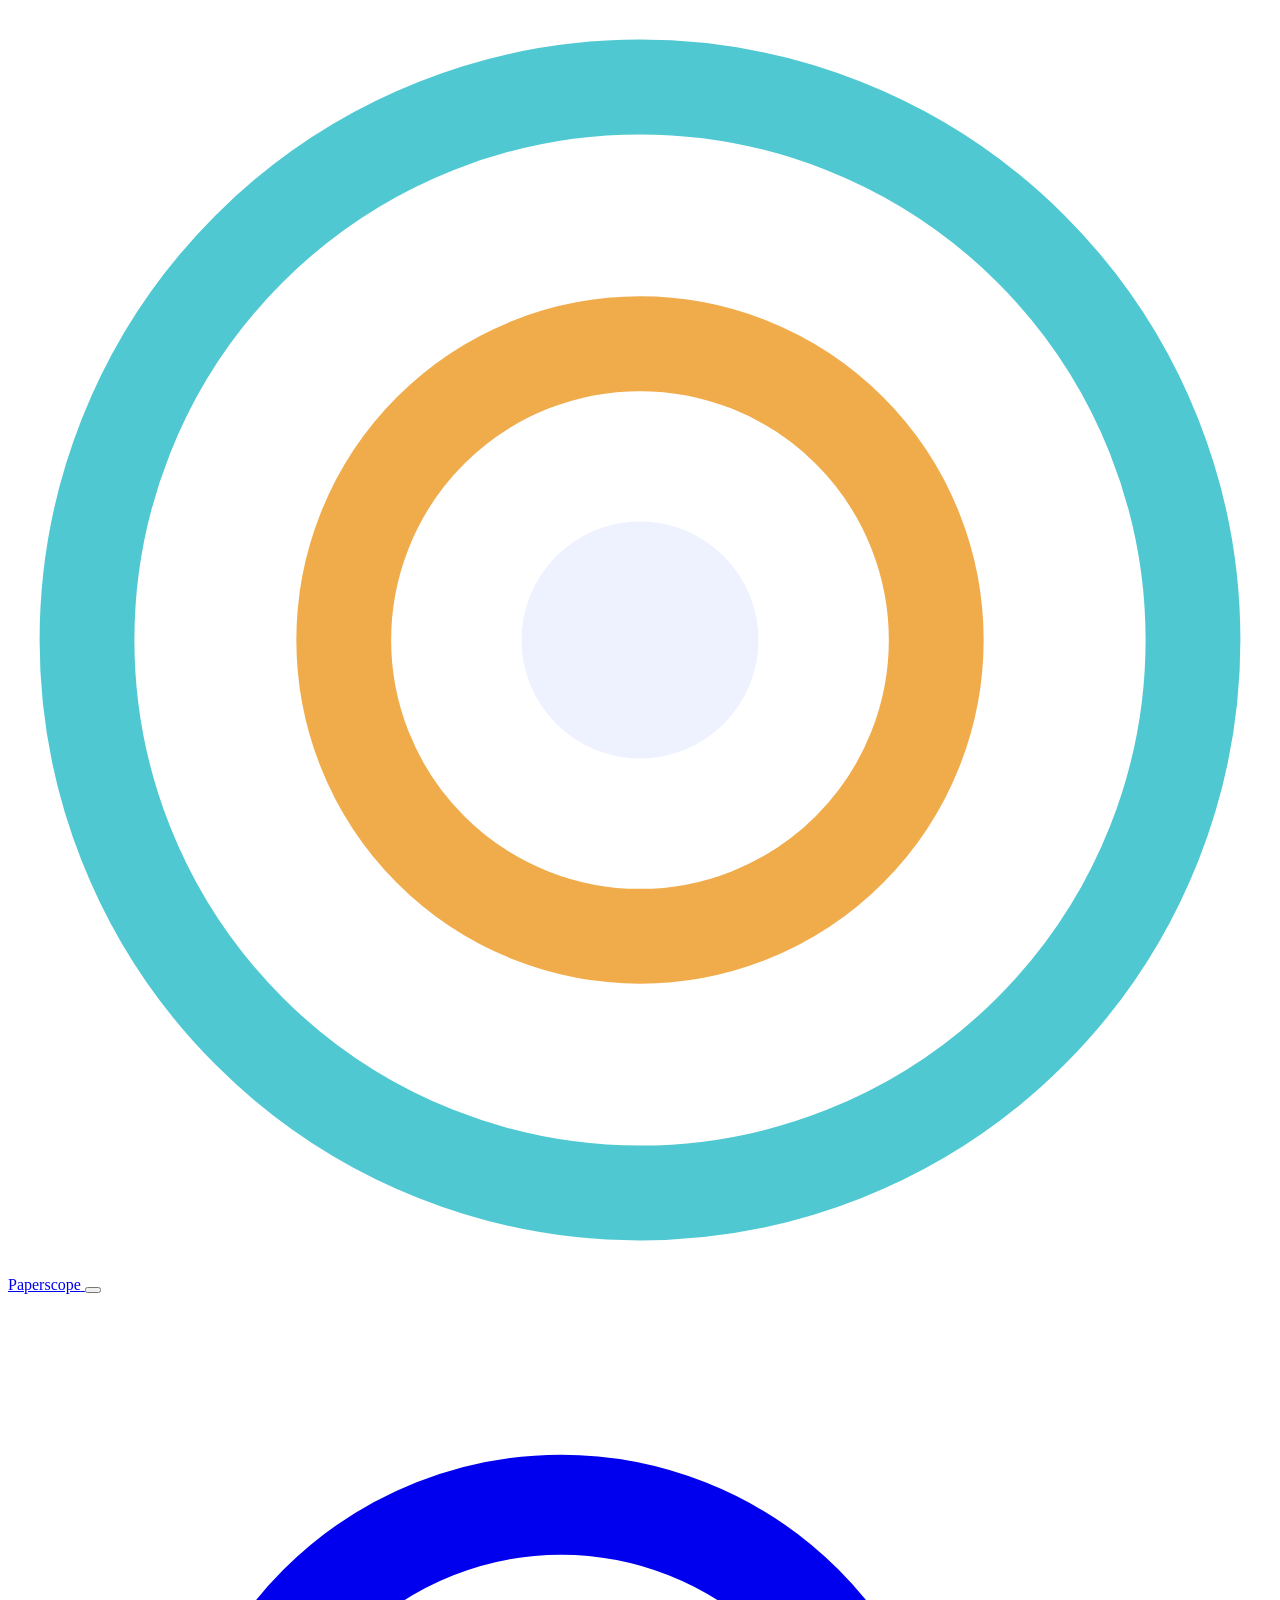
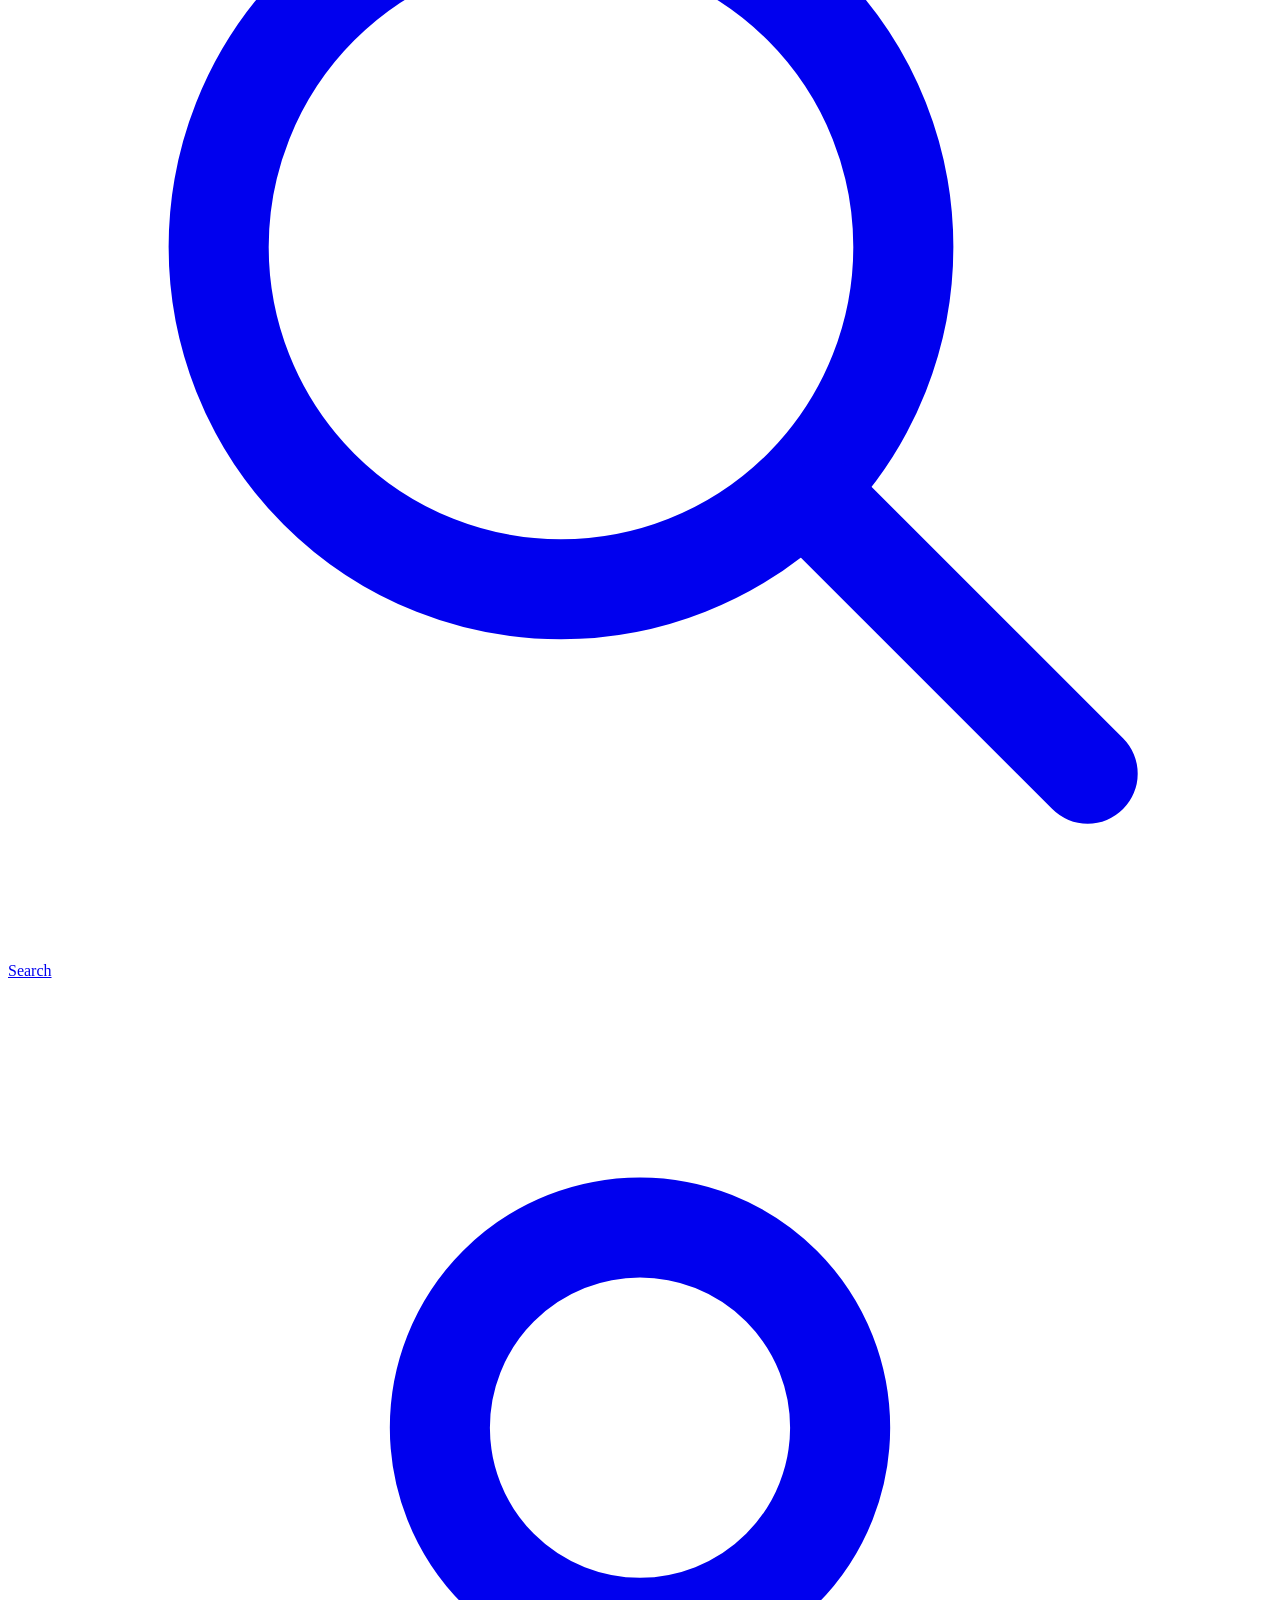
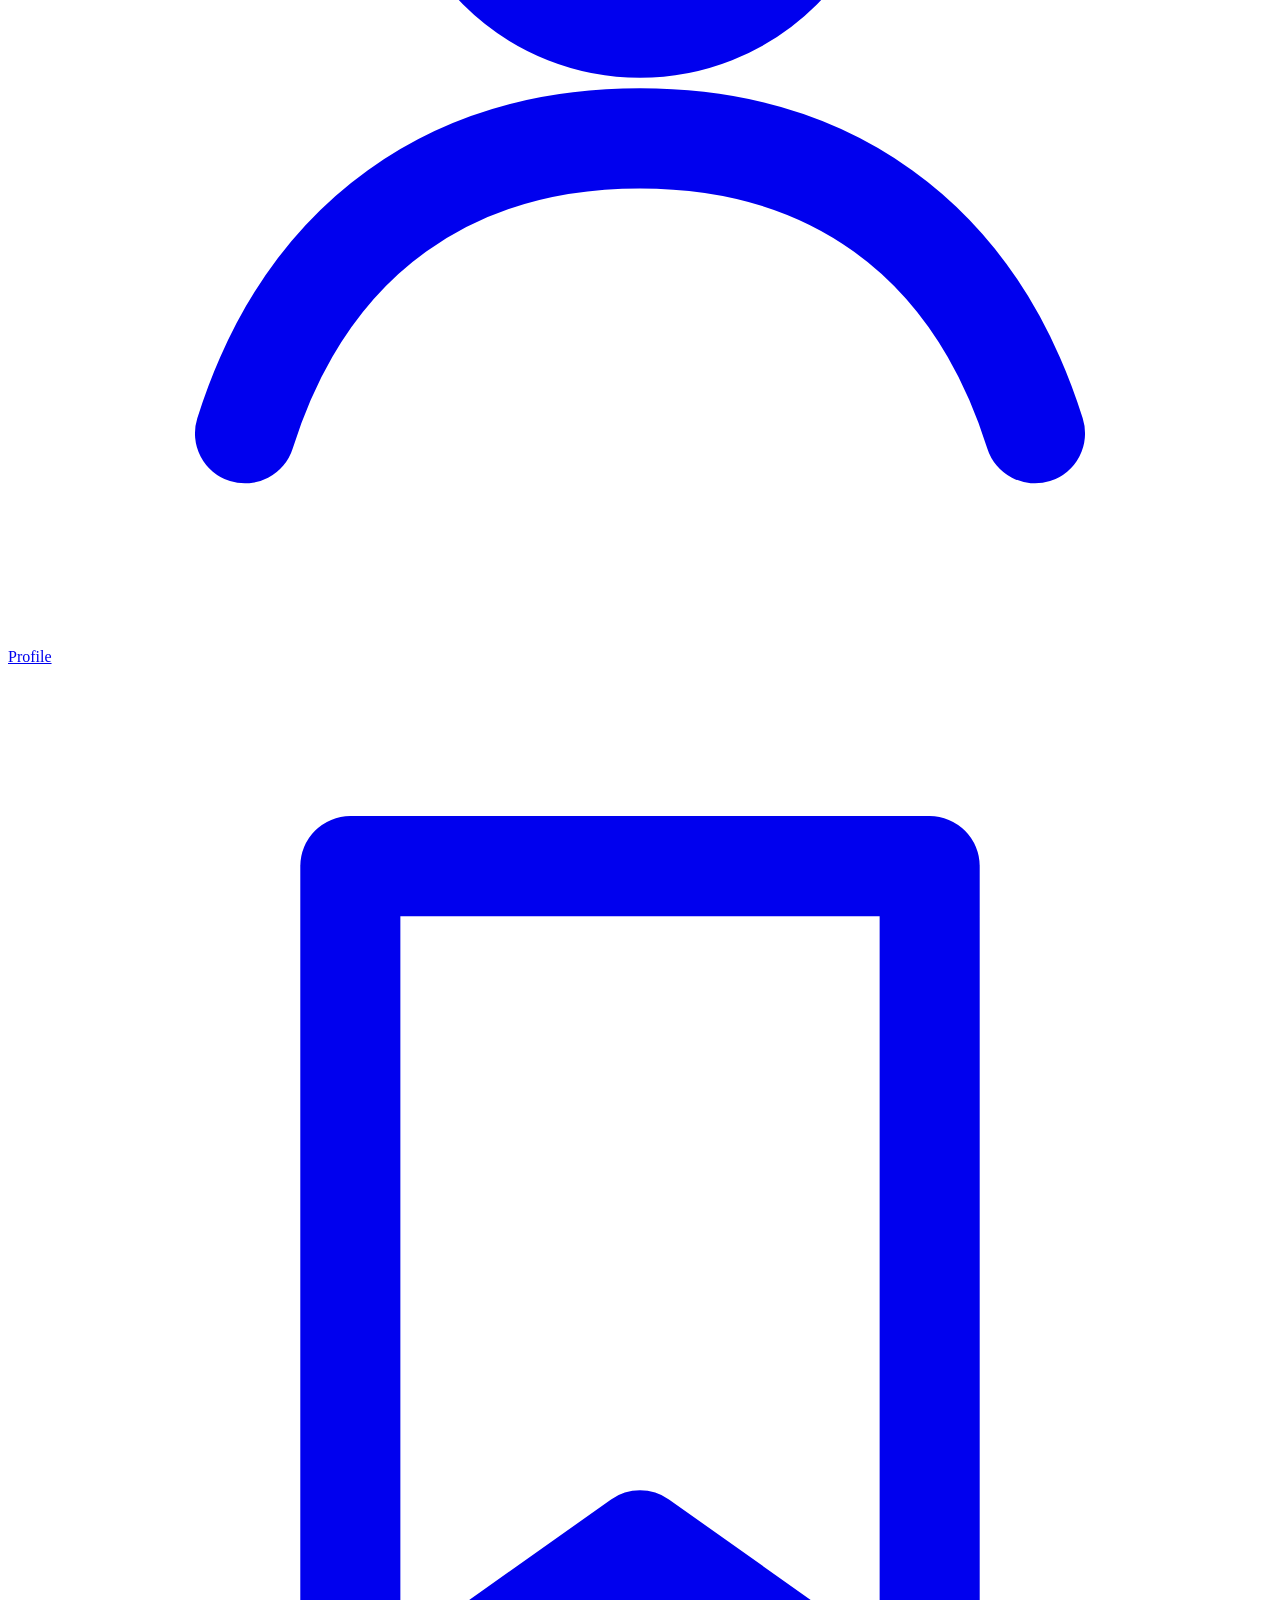
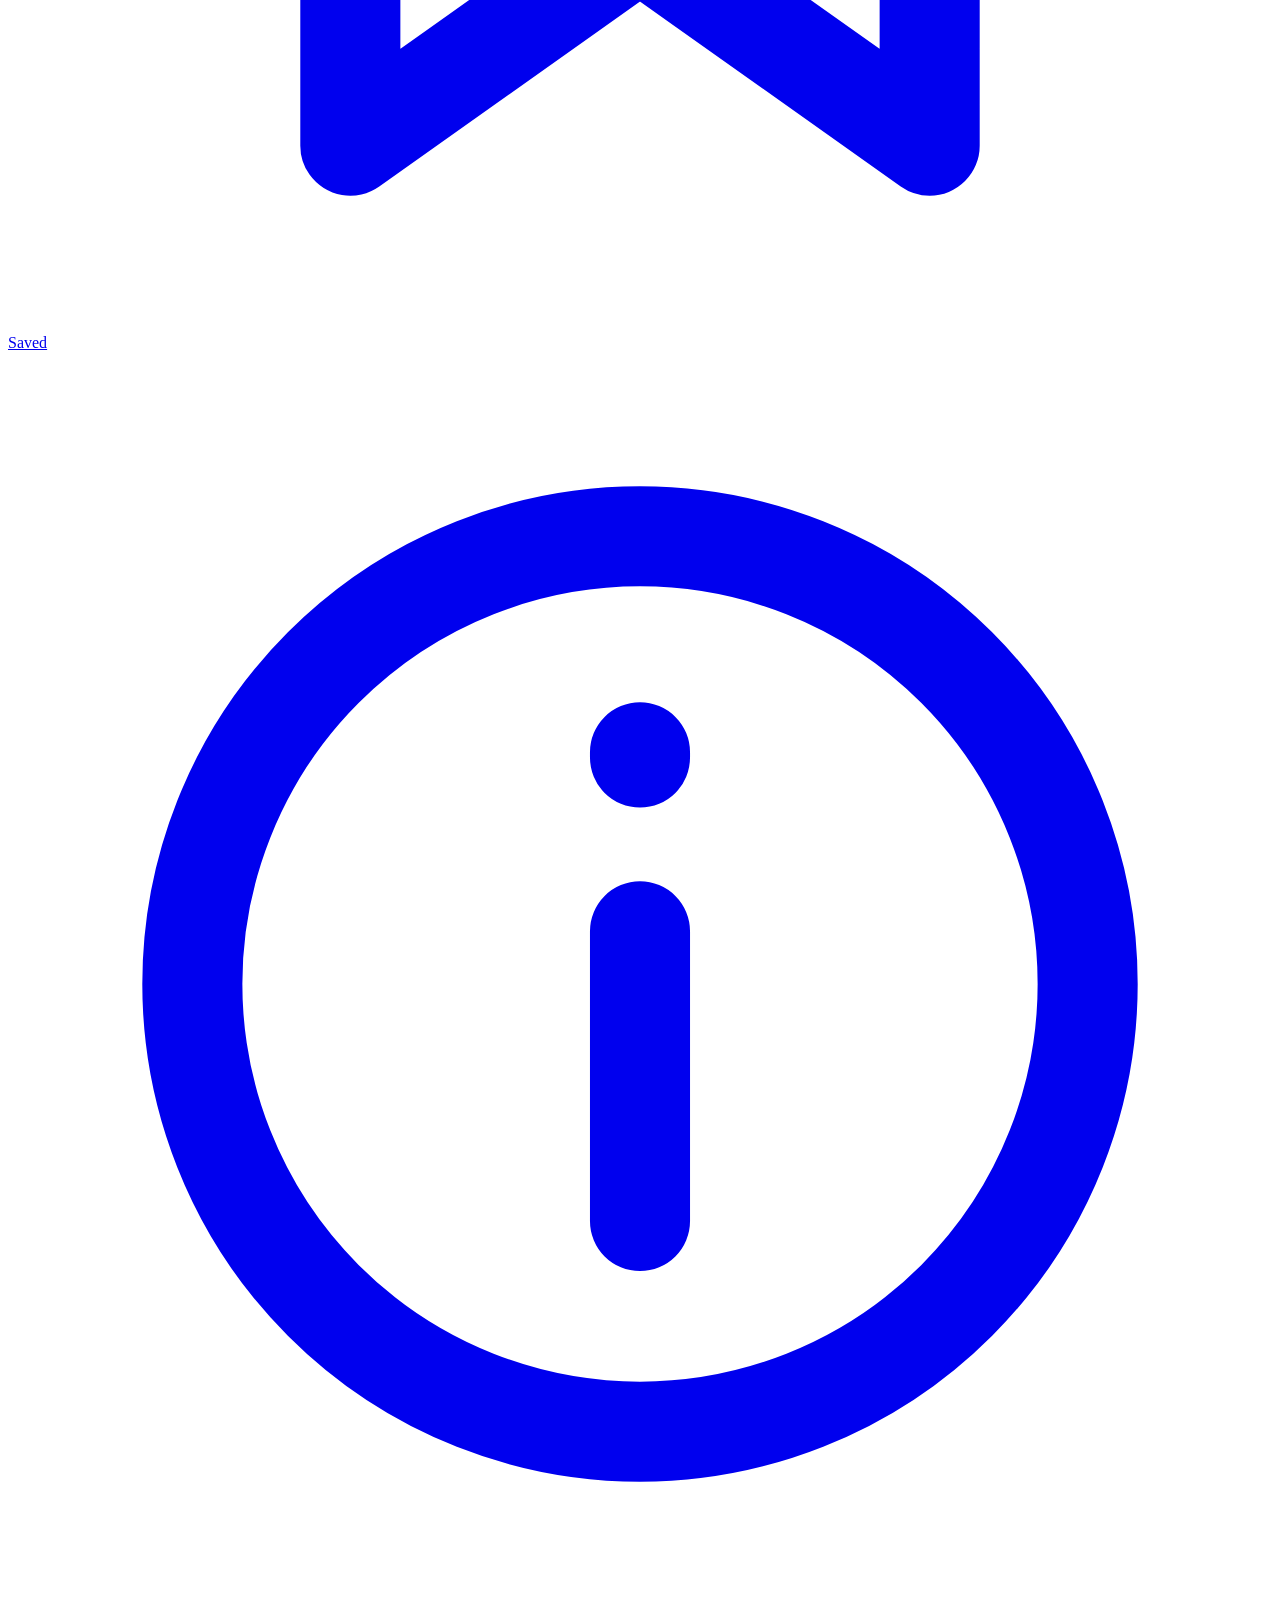
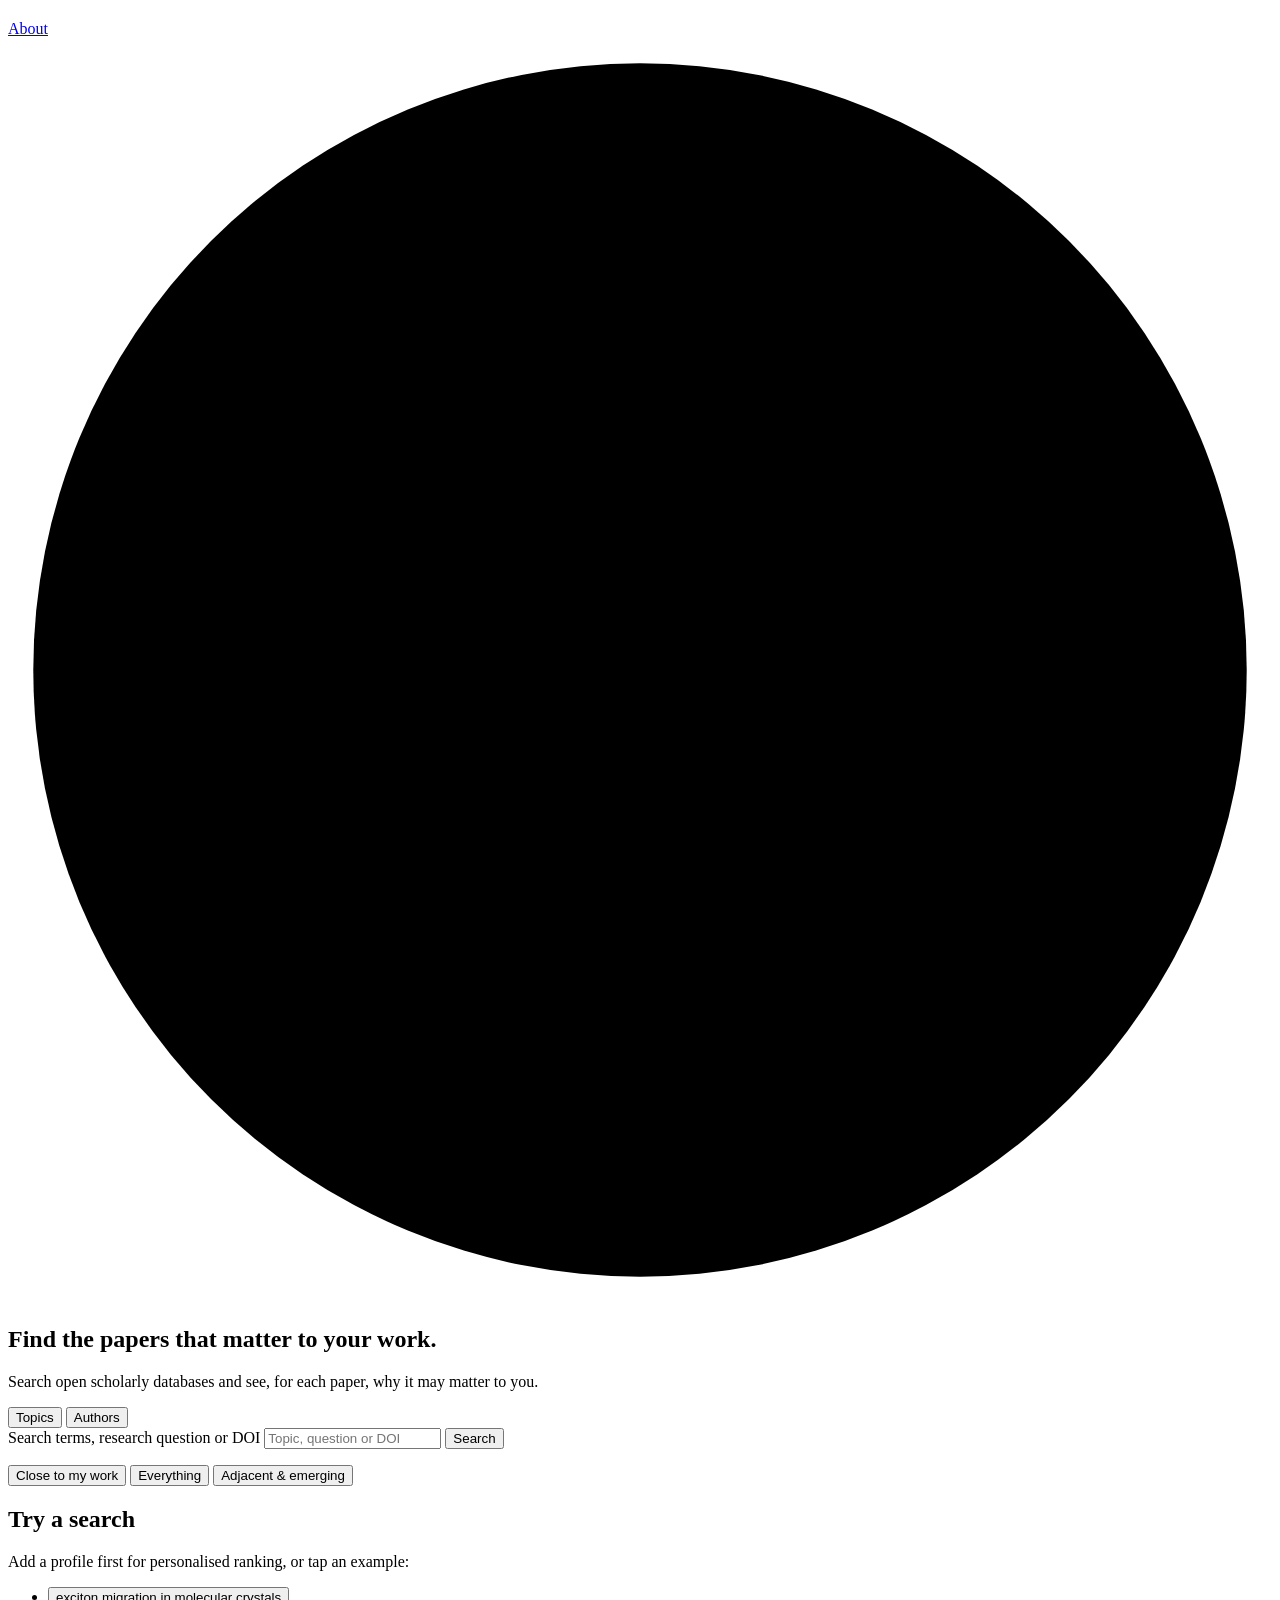
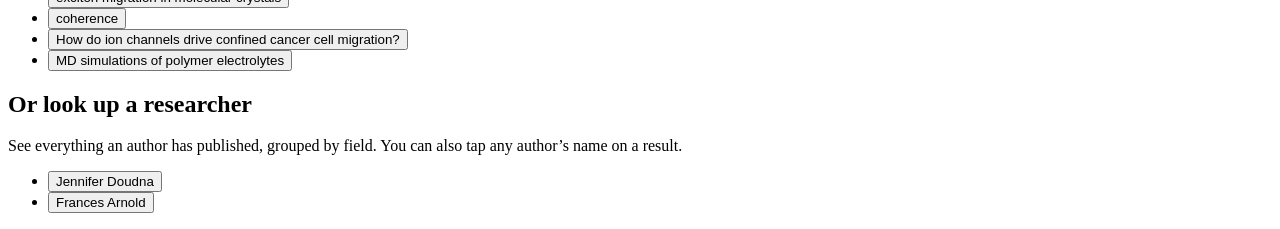
<file: src/index.html>
<!DOCTYPE html>
<html lang="en">
<head>
<meta charset="utf-8">
<meta name="viewport" content="width=device-width, initial-scale=1, viewport-fit=cover">
<meta name="color-scheme" content="light dark">
<meta name="theme-color" content="#0c1430">
<script>try{var a=JSON.parse(localStorage.getItem('paperscope.appearance')||'"auto"');if(a==='light'||a==='dark')document.documentElement.setAttribute('data-appearance',a);}catch(e){}</script>
<meta name="description" content="Free research discovery: search OpenAlex, Crossref and Europe PMC, ranked against your own research profile, which never leaves your device.">
<title>Paperscope: find papers that fit your research</title>
<link rel="icon" href="data:image/svg+xml,%3Csvg xmlns='http://www.w3.org/2000/svg' viewBox='0 0 32 32'%3E%3Ccircle cx='16' cy='16' r='14' fill='none' stroke='%230b7480' stroke-width='2.5'/%3E%3Ccircle cx='16' cy='16' r='7.5' fill='none' stroke='%23c47f12' stroke-width='2.5'/%3E%3Ccircle cx='16' cy='16' r='3' fill='%230c1430'/%3E%3C/svg%3E">
<link rel="manifest" href="manifest.webmanifest">
<link rel="apple-touch-icon" href="icons/apple-touch-icon.png">
<meta name="apple-mobile-web-app-title" content="Paperscope">
<meta name="mobile-web-app-capable" content="yes">
<meta name="apple-mobile-web-app-capable" content="yes">
<meta name="apple-mobile-web-app-status-bar-style" content="black-translucent">
<style>/*@@CSS@@*/</style>
</head>
<body>
<header class="top">
  <div class="top-inner">
    <button type="button" class="icon-btn nav-back" id="nav-back" hidden aria-label="Back"><svg viewBox="0 0 24 24" width="20" height="20" fill="none" stroke="currentColor" stroke-width="2.2" stroke-linecap="round" stroke-linejoin="round" aria-hidden="true"><path d="M15 5l-7 7 7 7"/></svg></button>
    <a class="brand" href="#search" id="home-link" aria-label="Paperscope, back to the start">
      <svg viewBox="0 0 32 32" aria-hidden="true"><circle cx="16" cy="16" r="14" fill="none" stroke="#4fc8d2" stroke-width="2.4"/><circle cx="16" cy="16" r="7.5" fill="none" stroke="#f0ac4b" stroke-width="2.4"/><circle cx="16" cy="16" r="3" fill="#eef2ff"/></svg>
      <span>Paperscope</span>
    </a>
    <button type="button" class="icon-btn" id="appearance-btn" aria-label="Appearance: Auto. Tap to change."></button>
  </div>
</header>
<div class="tabbar">
  <nav class="tabs" aria-label="Sections">
    <a href="#search" data-view="search"><svg viewBox="0 0 24 24" fill="none" stroke="currentColor" stroke-width="1.9" stroke-linecap="round" aria-hidden="true"><circle cx="10.5" cy="10.5" r="6.5"/><path d="m15.5 15.5 5 5"/></svg><span>Search</span></a>
    <a href="#profile" data-view="profile"><svg viewBox="0 0 24 24" fill="none" stroke="currentColor" stroke-width="1.9" stroke-linecap="round" aria-hidden="true"><circle cx="12" cy="8.5" r="3.8"/><path d="M4.5 20c1.2-3.8 4-5.6 7.5-5.6s6.3 1.8 7.5 5.6"/></svg><span>Profile</span></a>
    <a href="#saved" data-view="saved"><svg viewBox="0 0 24 24" fill="none" stroke="currentColor" stroke-width="1.9" stroke-linejoin="round" aria-hidden="true"><path d="M6.5 3.8h11v16.7l-5.5-3.9-5.5 3.9z"/></svg><span>Saved <span class="count" id="saved-count"></span></span></a>
    <a href="#about" data-view="about"><svg viewBox="0 0 24 24" fill="none" stroke="currentColor" stroke-width="1.9" stroke-linecap="round" aria-hidden="true"><circle cx="12" cy="12" r="8.5"/><path d="M12 11v5.5M12 7.6v.1"/></svg><span>About</span></a>
  </nav>
</div>

<main>
  <!-- SEARCH -->
  <section id="view-search" aria-labelledby="search-h">
    <div class="hero" id="hero">
    <svg class="hero-rings" viewBox="0 0 200 200" aria-hidden="true"><circle class="r" cx="100" cy="100" r="96"/><circle class="r" cx="100" cy="100" r="70"/><circle class="r" cx="100" cy="100" r="44"/><circle class="r" cx="100" cy="100" r="18"/><circle class="o1" cx="44" cy="141" r="4.5"/><circle class="o2" cx="181" cy="58" r="3.5"/><circle class="o1" cx="118" cy="57" r="2.5"/></svg>
    <h1 id="search-h" class="hero-title">Find the papers that matter to your work.</h1>
    <p class="hero-lede" id="hero-lede">Search open scholarly databases and see, for each paper, why it may matter to you.</p>
    <div class="pathways" role="radiogroup" aria-label="Search by">
      <button type="button" role="radio" data-pathway="topic" aria-checked="true">Topics</button>
      <button type="button" role="radio" data-pathway="author" aria-checked="false">Authors</button>
    </div>
    <form id="search-form" class="searchbar" role="search">
      <label for="q" class="sr-only">Search terms, research question or DOI</label>
      <input id="q" type="search" autocomplete="off" enterkeyhint="search" placeholder="Topic, question or DOI">
      <button class="btn primary" type="submit">Search</button>
    </form>
    <p class="profile-line" id="profile-line"></p>
    <div class="modes" role="radiogroup" aria-label="Which papers to favour" id="modes">
      <button type="button" role="radio" data-mode="close" aria-checked="false">Close to my work</button>
      <button type="button" role="radio" data-mode="all" aria-checked="true">Everything</button>
      <button type="button" role="radio" data-mode="adjacent" aria-checked="false">Adjacent &amp; emerging</button>
    </div>
    <p class="mode-hint" id="mode-hint"></p>
    </div>

    <div id="start">
      <div id="install-hint"></div>
      <div id="follows-start"></div>
      <h2 class="start-h">Try a search</h2>
      <p class="muted small">Add a profile first for personalised ranking, or tap an example:</p>
      <ul class="examples" id="examples">
        <li><button type="button">exciton migration in molecular crystals</button></li>
        <li><button type="button">coherence</button></li>
        <li><button type="button">How do ion channels drive confined cancer cell migration?</button></li>
        <li><button type="button">MD simulations of polymer electrolytes</button></li>
      </ul>
      <h2 class="start-h">Or look up a researcher</h2>
      <p class="muted small">See everything an author has published, grouped by field. You can also tap any author’s name on a result.</p>
      <ul class="examples authors-ex">
        <li><button type="button" data-author-example="Jennifer Doudna">Jennifer Doudna</button></li>
        <li><button type="button" data-author-example="Frances Arnold">Frances Arnold</button></li>
      </ul>
    </div>

    <div id="clarify"></div>
    <div id="interp"></div>
    <div id="map-holder"></div>
    <div id="answer-holder"></div>
    <div id="filterbar"></div>
    <div id="loading" class="loading" hidden><span class="spinner" aria-hidden="true"></span><span id="loading-text">Searching…</span></div>
    <ol class="results" id="results" aria-live="polite"></ol>
    <div class="more" id="more"></div>
    <div id="compare-holder"></div>
  </section>

  <!-- PROFILE -->
  <section id="view-profile" aria-labelledby="profile-h" hidden>
    <h2 id="profile-h">Your research profile</h2>
    <p class="lede">Upload a CV or paste a research statement. Paperscope reads it in this browser and lists your interests, methods and areas. Nothing from it is uploaded.</p>
    <h3>Import from ORCID</h3>
    <p class="small muted">Builds your profile from your publications in OpenAlex. Your ORCID iD is sent to OpenAlex; your publications are public there already.</p>
    <form id="orcid-form" class="add-term"><label for="orcid" class="sr-only">ORCID iD</label><input id="orcid" autocomplete="off" inputmode="text" placeholder="0000-0002-1825-0097"><button class="btn small primary" type="submit">Import</button></form>
    <p id="orcid-status" class="small muted" role="status"></p>
    <h3>Or use a CV or research statement</h3>
    <div class="drop" id="drop">
      <p><label class="btn" for="cv-file">Choose a file</label> <span class="muted small">or drop it here: PDF, Word (.docx) or plain text</span></p>
      <input id="cv-file" type="file" accept=".pdf,.docx,.txt,.md,.text,application/pdf,application/vnd.openxmlformats-officedocument.wordprocessingml.document,text/plain" class="sr-only">
      <p class="tiny" id="file-note">Opening a PDF or Word file downloads a free reader library (pdf.js or mammoth.js, about 1 MB) from jsDelivr. Your file itself stays on this device.</p>
    </div>
    <p class="muted small" style="margin-top:14px">Or paste text:</p>
    <label for="cv-text" class="sr-only">CV or research statement text</label>
    <textarea id="cv-text" placeholder="Paste a CV, research statement or a few sentences about your work"></textarea>
    <div class="row" style="margin-top:8px"><button class="btn primary" id="read-text" type="button">Read profile</button><span id="parse-status" class="small muted" role="status"></span></div>
    <div id="profile-editor"></div>

    <h2>On-device relevance model <span class="tiny">(optional)</span></h2>
    <div class="panel" id="ai-panel"></div>
  </section>

  <!-- SAVED -->
  <section id="view-saved" aria-labelledby="saved-h" hidden>
    <h2 id="saved-h">Saved papers</h2>
    <div id="saved-body"></div>
    <div id="follows-saved"></div>
  </section>

  <!-- ABOUT -->
  <section id="view-about" aria-labelledby="about-h" hidden>
    <h2 id="about-h">About Paperscope</h2>
    <p>Paperscope searches free scholarly databases, merges the results and ranks them against your query and, if you add one, your research profile. It is not Google Scholar and does not search the same sources or reproduce its ranking. It is free to use and needs no paid AI service.</p>

    <h3>What leaves your device</h3>
    <div class="table-wrap"><table>
      <thead><tr><th>Information</th><th>Sent to</th></tr></thead>
      <tbody>
        <tr><td>Your CV or statement, and the profile made from it</td><td>Nowhere. Read and stored only in this browser (stored only if you turn on “Remember”).</td></tr>
        <tr><td>Your search words, any acronym meaning you pick, the field you choose, and filters</td><td>OpenAlex (api.openalex.org), plus Crossref (api.crossref.org) and Europe PMC (ebi.ac.uk) if those sources are on.</td></tr>
        <tr><td>Your email, only if you ask for a free OpenAlex key</td><td>OpenAlex, to create the key and email you the activation link. Kept on this device only until the key is active.</td></tr>
        <tr><td>Your OpenAlex API key, if you add one</td><td>OpenAlex only, with each request.</td></tr>
        <tr><td>Your ORCID iD, if you import from ORCID</td><td>OpenAlex, to find your publications.</td></tr>
        <tr><td>An author name, ORCID iD or DOI you search for</td><td>OpenAlex (and Crossref for a DOI that OpenAlex lacks).</td></tr>
        <tr><td>The ORCID iD of an author you open (to check their papers)</td><td>ORCID, to read that person’s public record; Crossref, to find papers tagged with the iD; OpenAlex, to fetch the papers it lists.</td></tr>
        <tr><td>For “Write a short answer” (off unless you set it up): your search and the titles and abstracts of the top papers</td><td>The AI provider you choose, with your own key, billed to you. Never your CV or profile.</td></tr>
        <tr><td>Followed searches</td><td>Nowhere. Kept in this browser; checking one runs a normal search.</td></tr>
        <tr><td>Titles you paste into “Compare with Google Scholar”</td><td>Nowhere, unless you tap “Check OpenAlex”; then the missing titles go to OpenAlex.</td></tr>
        <tr><td>Saved papers</td><td>Nowhere. Kept in this browser.</td></tr>
      </tbody>
    </table></div>
    <p class="small muted">Code libraries are downloaded only when needed: pdf.js or mammoth.js from jsDelivr when you open a PDF or Word file, and the optional relevance model from jsDelivr and Hugging Face. These downloads do not include your data. Each service sees your IP address, as with any website.</p>

    <h3>Cost and limits</h3>
    <p class="small">Paperscope has no server: your browser asks the databases directly, so everyone gets their own free allowance and one person’s searching never uses up anyone else’s. OpenAlex meters its free API in dollars: without a key you get about $0.10 of free use a day, with a free key $1 a day. A search here usually uses $0.002–0.003, so that is roughly <strong>30–50 searches a day without a key, or 300–500 with one</strong>; looking up an author uses about the same, and browsing citations or loading more results uses a little more. Paperscope shows what each search used. Without a key the allowance appears to be per network address, so people on the same campus or office network may share it; a free key avoids that. When the allowance runs out, OpenAlex refuses requests until midnight UTC; Paperscope keeps searching Crossref and Europe PMC and marks the results as incomplete. Nobody is billed unless they have bought prepaid credit on openalex.org. Crossref, Europe PMC and ORCID are free and need no key, but may slow down very busy users.</p>

    <h3 id="install-h">Install as an app</h3>
    <div id="install-panel"></div>

    <h3>Settings</h3>
    <fieldset class="appearance" id="appearance-picker"><legend>Appearance</legend>
      <label class="ap"><input type="radio" name="appearance" value="light"><span class="ap-prev light" aria-hidden="true"><b></b><i></i></span>Light</label>
      <label class="ap"><input type="radio" name="appearance" value="dark"><span class="ap-prev dark" aria-hidden="true"><b></b><i></i></span>Dark</label>
      <label class="ap"><input type="radio" name="appearance" value="auto"><span class="ap-prev auto" aria-hidden="true"><b></b><i></i></span>Auto</label>
    </fieldset>
    <p class="tiny">Auto follows your device’s light or dark setting, like other apps.</p>
    <section class="keybox" id="key-box" aria-labelledby="key-h">
      <h4 id="key-h">Free OpenAlex key: 10× more searches</h4>
      <div id="key-status" role="status"></div>
      <form id="key-form" class="add-term" novalidate>
        <label for="key-email" class="sr-only">Your email address</label>
        <input id="key-email" type="email" autocomplete="email" inputmode="email" autocapitalize="off" spellcheck="false" placeholder="Your email address">
        <button class="btn small primary" type="submit">Email me a key</button>
      </form>
      <p class="tiny" id="key-note">Your email goes to OpenAlex only, to create the key. OpenAlex emails you a link, and the key starts working when you click it. The key is kept in this browser.</p>
      <details class="key-own"><summary>Use a key you already have</summary>
        <label for="api-key" class="small">OpenAlex API key</label>
        <input id="api-key" type="password" autocomplete="off" placeholder="Paste your key">
        <span class="tiny">Find it at <a href="https://openalex.org/settings/api-key" target="_blank" rel="noopener">openalex.org/settings/api-key</a>.</span>
      </details>
    </section>
    <label class="switch"><input type="checkbox" id="set-semantic"><span>Meaning-based search (OpenAlex semantic search)<br><span class="tiny">Finds papers that use different words for the same idea. One extra OpenAlex call per search.</span></span></label>
    <label class="switch"><input type="checkbox" id="set-crossref"><span>Include Crossref<br><span class="tiny">Adds DOI-registered items OpenAlex may lack. Free, no key.</span></span></label>
    <label class="switch"><input type="checkbox" id="set-epmc"><span>Include Europe PMC<br><span class="tiny">Adds life-science papers and PubMed’s publication-type labels (useful for spotting reviews). Free, no key.</span></span></label>
    <div class="src-check-box"><button type="button" class="btn small" id="check-sources">Check that all databases answer</button><div id="src-check" role="status"></div></div>

    <h3>AI answers (optional)</h3>
    <p class="small">Paperscope can ask an AI model to write a short answer to your search from the abstracts of the top papers, citing each one. It uses your own account with the provider, which bills you directly; Paperscope adds no charge. Your key is kept in this browser only.</p>
    <div class="field"><label for="llm-provider">Provider</label>
      <select id="llm-provider"><option value="anthropic">Anthropic (Claude)</option><option value="openai">OpenAI-compatible service or local model</option></select></div>
    <div class="field"><label for="llm-key">API key</label><input id="llm-key" type="password" autocomplete="off" placeholder="Your own key (optional for a local model)"></div>
    <div class="field"><label for="llm-model">Model</label><input id="llm-model" type="text" autocomplete="off" placeholder="Model name from your provider"></div>
    <div class="field" id="llm-base-field"><label for="llm-base">Service address</label><input id="llm-base" type="text" autocomplete="off" placeholder="https://api.openai.com/v1 or http://localhost:11434/v1">
      <span class="tiny">Any service with an OpenAI-style /chat/completions endpoint. A model running on your own computer costs nothing, but it must allow requests from this page.</span></div>
    <label class="switch"><input type="checkbox" id="llm-consent"><span>I understand each answer sends my search and the top abstracts to this provider and may be billed to my account.</span></label>

    <h3>Feature status</h3>
    <div class="table-wrap"><table id="feature-table">
      <thead><tr><th>Feature</th><th>Status</th><th>Notes</th></tr></thead>
      <tbody></tbody>
    </table></div>

    <h3>Known limitations</h3>
    <ul class="small" id="limits"></ul>

    <h3>Credits</h3>
    <p class="small muted">Metadata from <a href="https://openalex.org" target="_blank" rel="noopener">OpenAlex</a> (CC0), <a href="https://www.crossref.org" target="_blank" rel="noopener">Crossref</a> and <a href="https://europepmc.org" target="_blank" rel="noopener">Europe PMC</a>. Optional model: all-MiniLM-L6-v2 (Apache 2.0) run with Transformers.js and ONNX Runtime Web. PDF reading by pdf.js; Word reading by mammoth.js. Typeface: Spectral by Production Type (SIL Open Font License), built into the page. Version <span id="version"></span>.</p>
  </section>
</main>

<div id="sheet-root"></div>
<div id="toast" class="toast" role="status" aria-live="polite" hidden></div>
<script>/*@@CORE@@*/</script>
<script>/*@@APP@@*/</script>
</body>
</html>
</file>
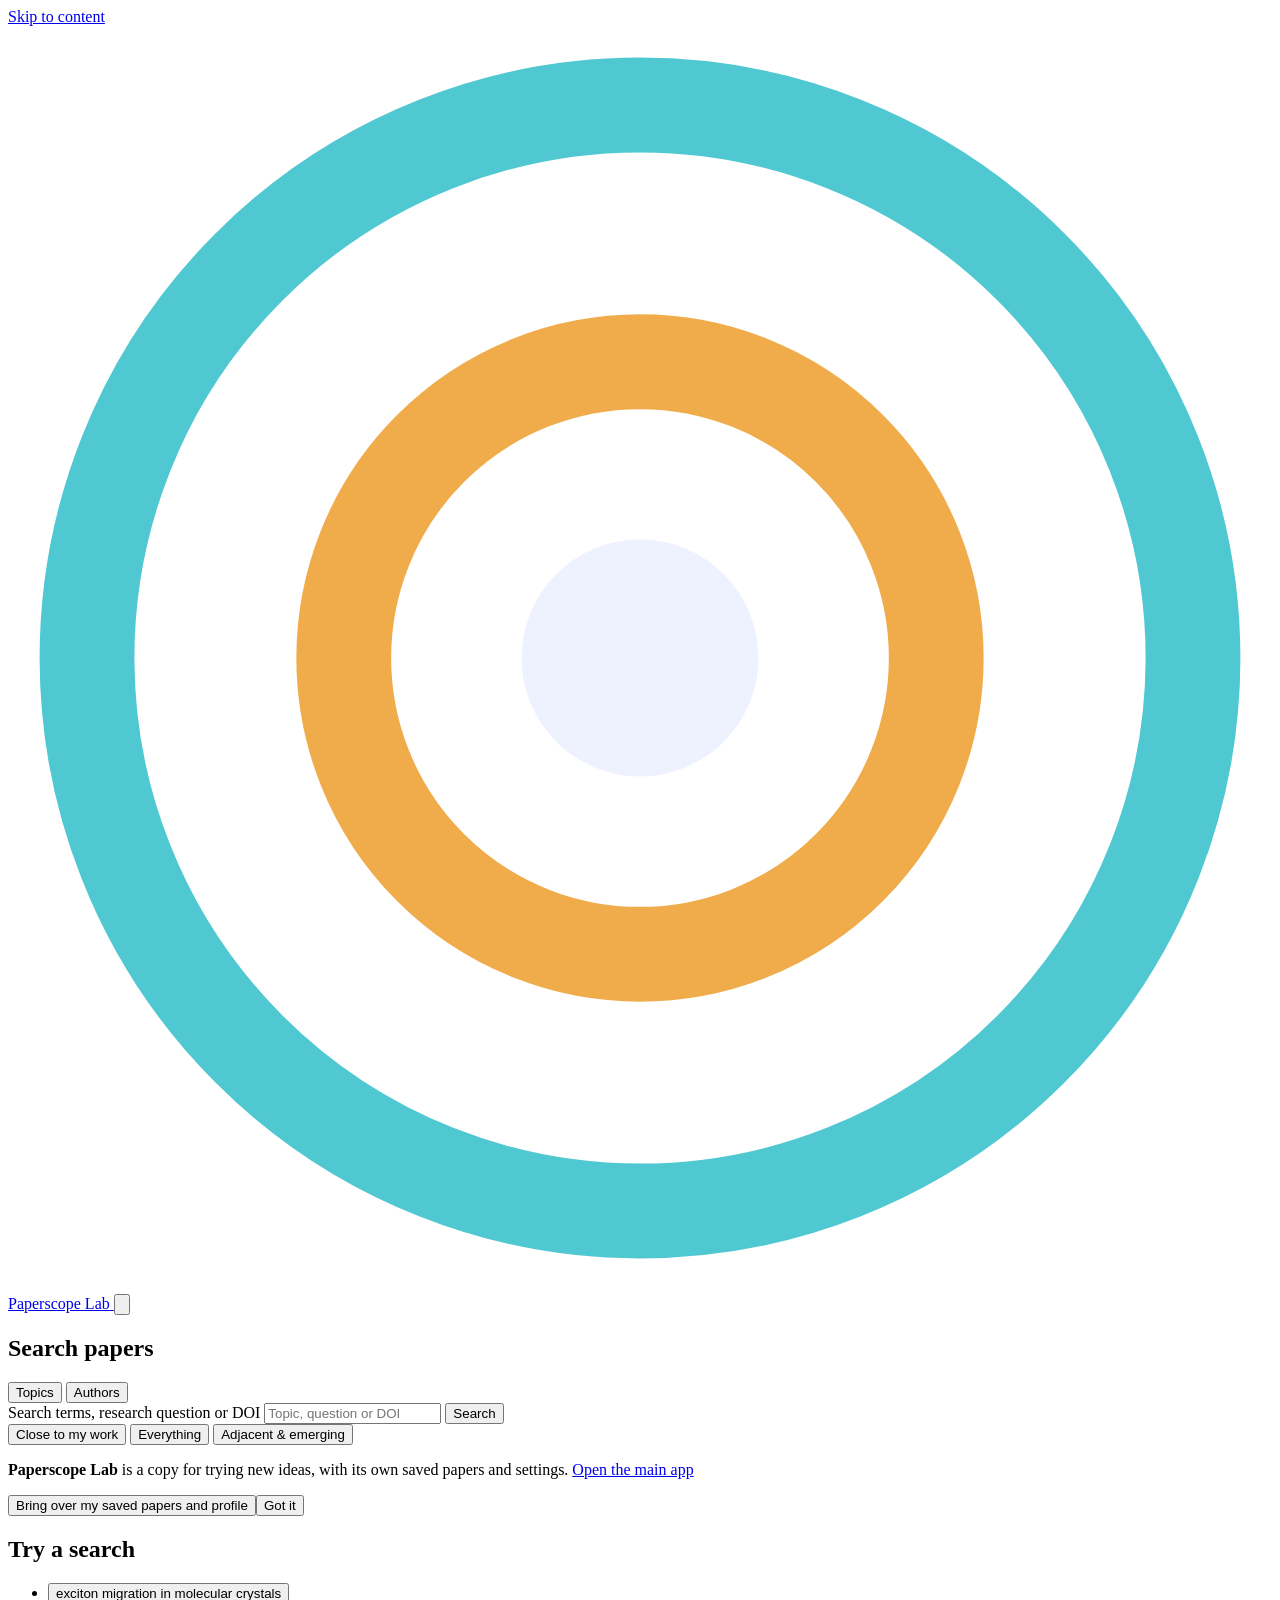
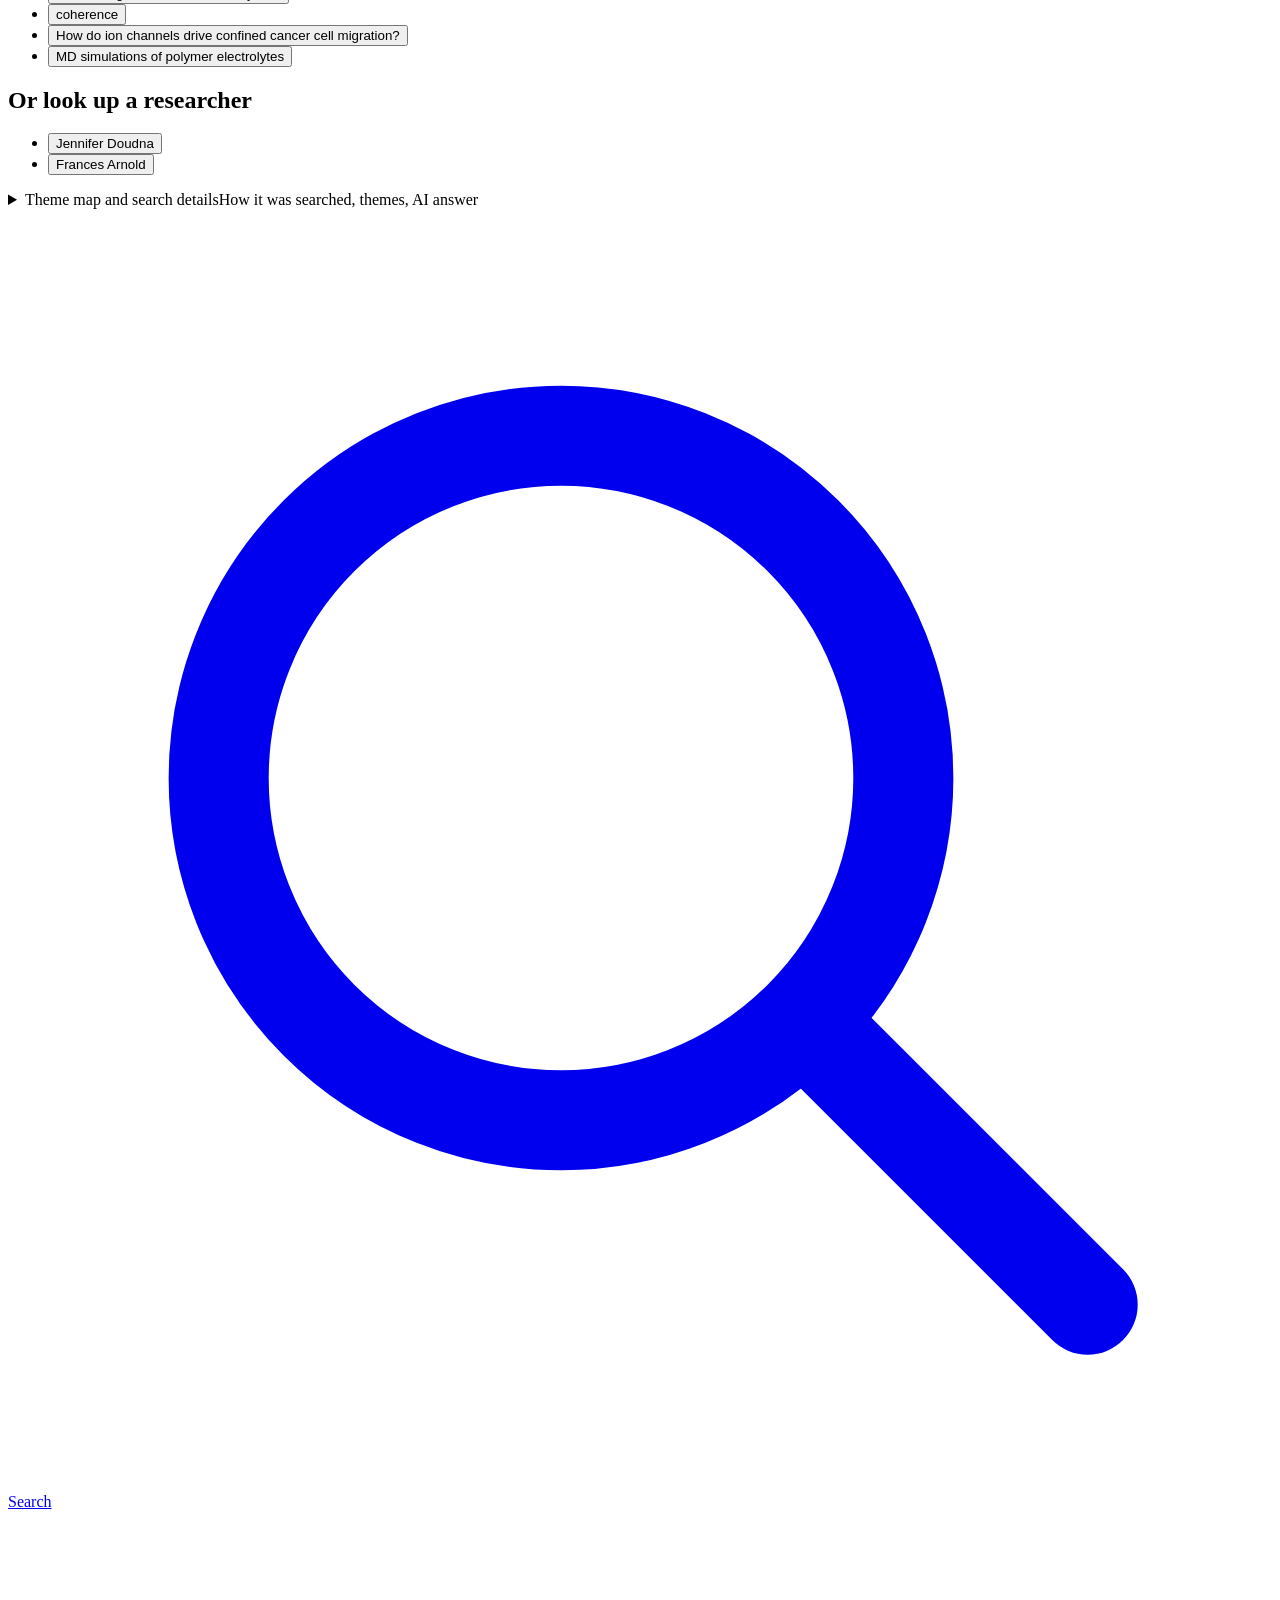
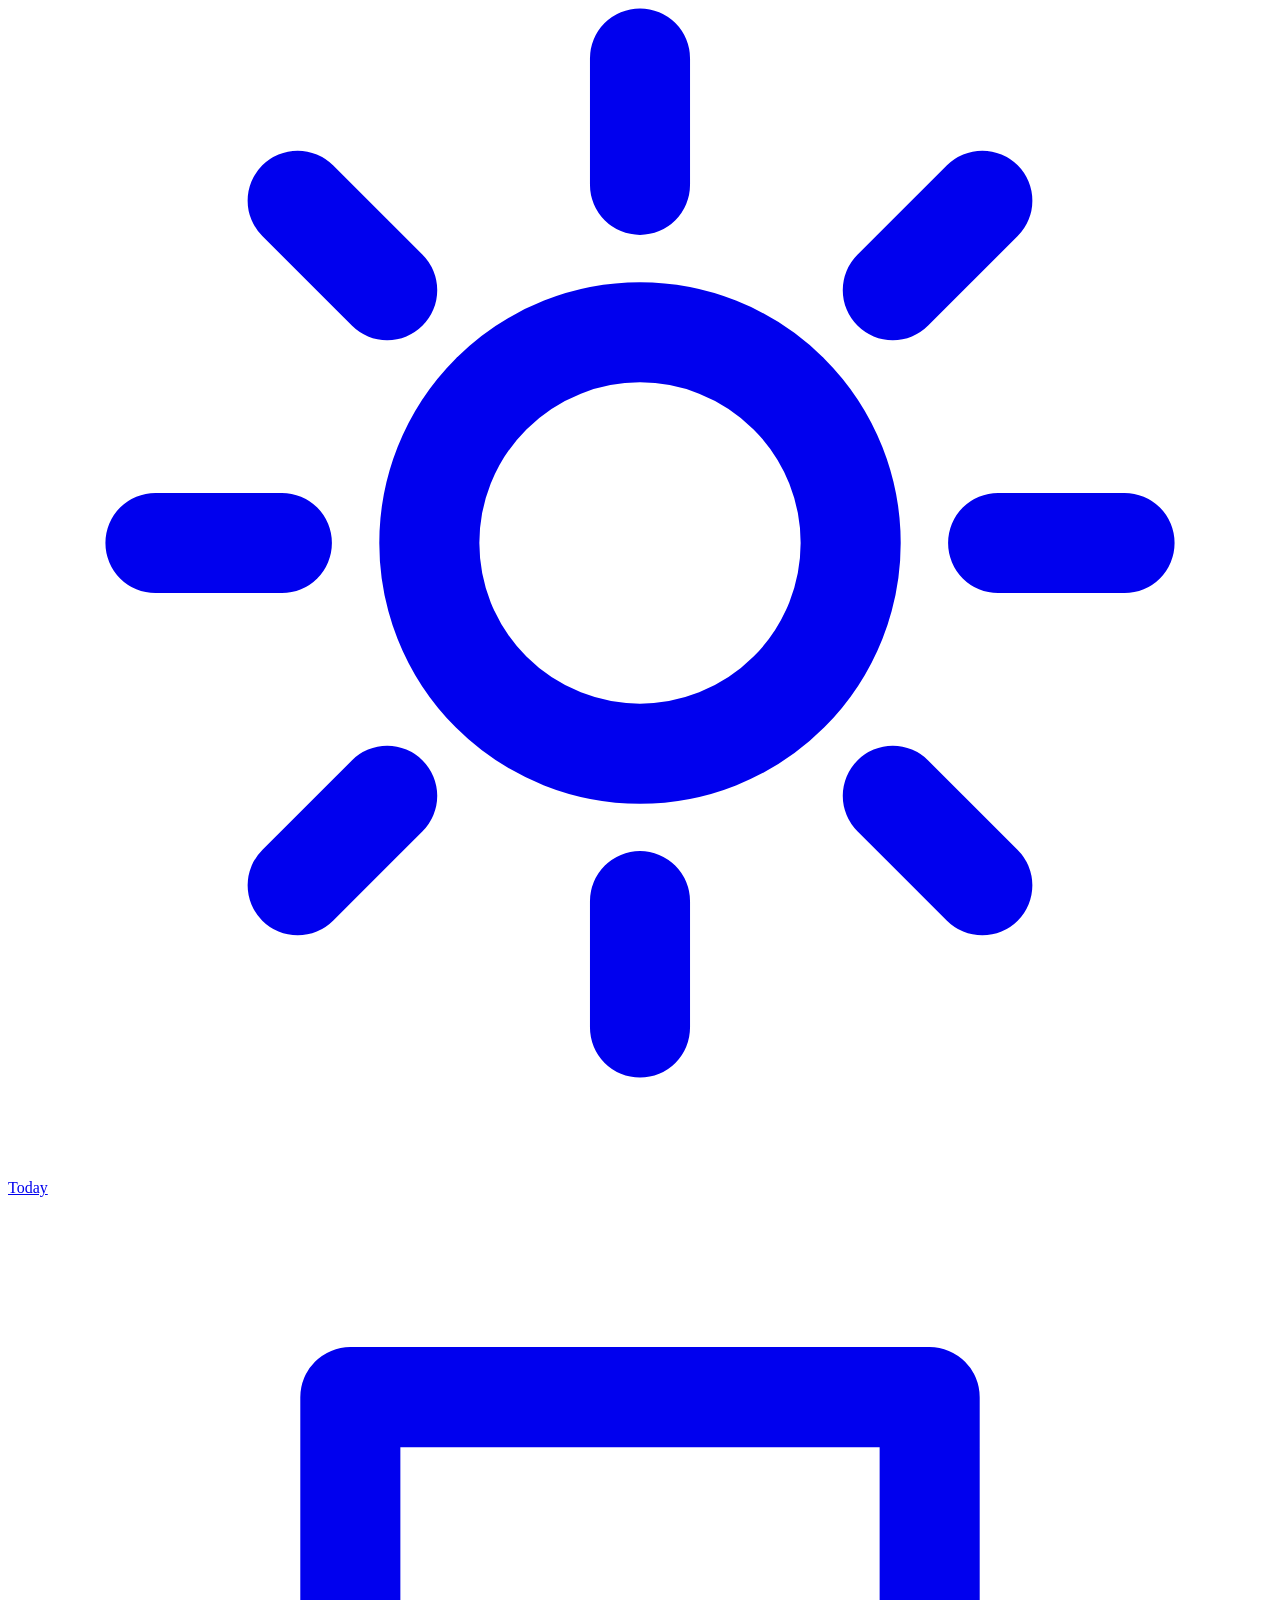
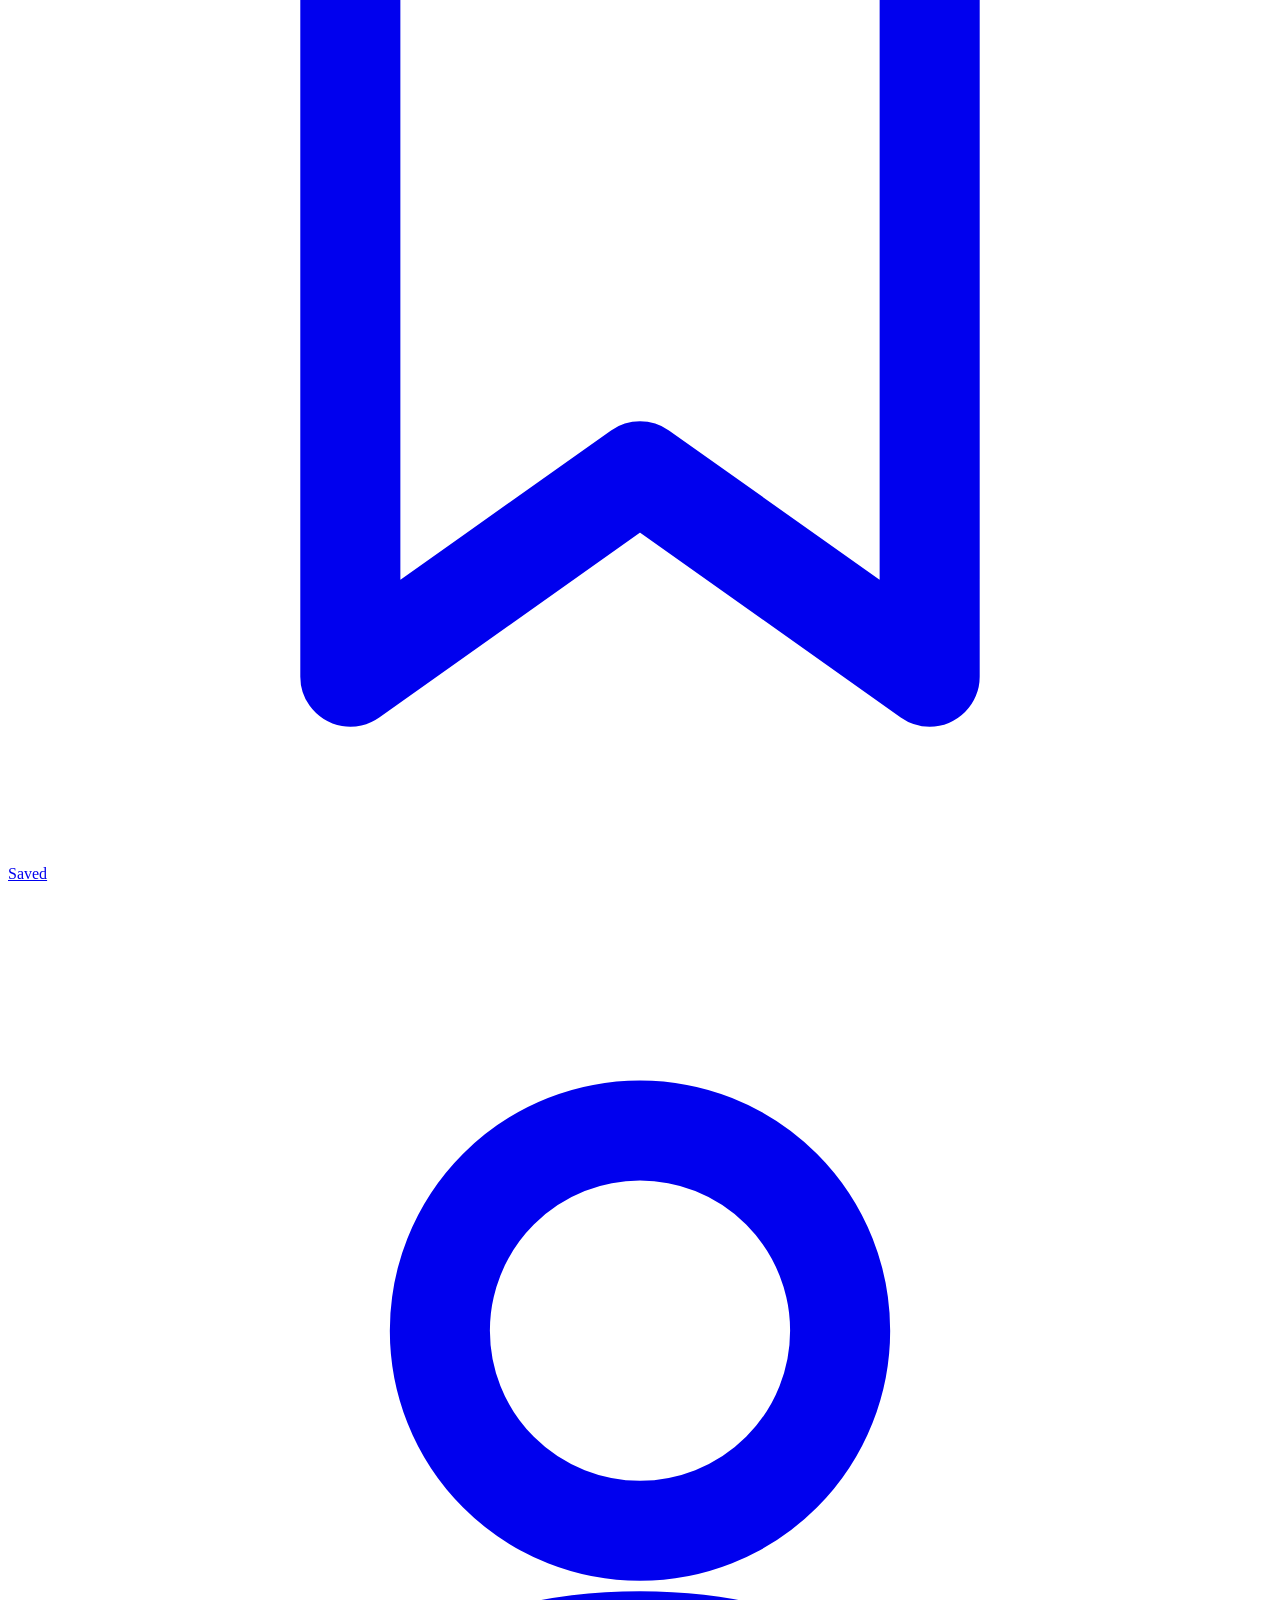
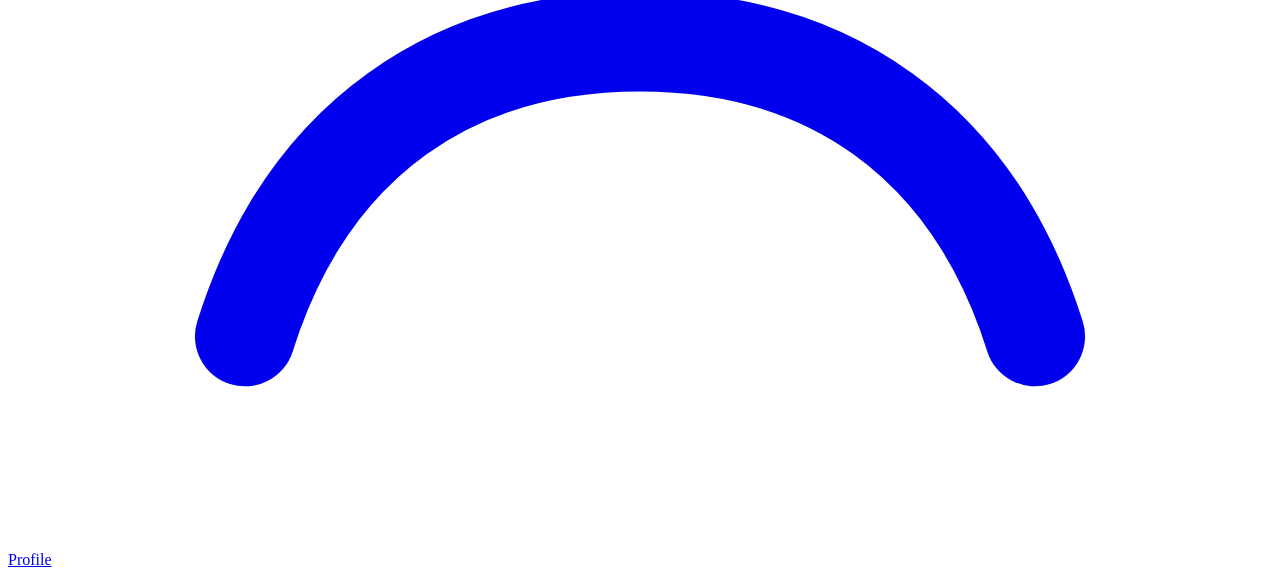
<file: lab/src/index.html>
<!DOCTYPE html>
<html lang="en">
<head>
<meta charset="utf-8">
<meta name="viewport" content="width=device-width, initial-scale=1, viewport-fit=cover">
<meta name="color-scheme" content="light dark">
<meta name="theme-color" content="#0c1430">
<script>try{var a=JSON.parse(localStorage.getItem('paperscope-lab.appearance')||'"auto"');if(a==='light'||a==='dark')document.documentElement.setAttribute('data-appearance',a);}catch(e){}</script>
<meta name="description" content="Free research discovery: search OpenAlex, Crossref and Europe PMC, ranked against your own research profile, which never leaves your device.">
<title>Paperscope Lab: experimental copy</title>
<link rel="icon" href="data:image/svg+xml,%3Csvg xmlns='http://www.w3.org/2000/svg' viewBox='0 0 32 32'%3E%3Ccircle cx='16' cy='16' r='14' fill='none' stroke='%230b7480' stroke-width='2.5'/%3E%3Ccircle cx='16' cy='16' r='7.5' fill='none' stroke='%23c47f12' stroke-width='2.5'/%3E%3Ccircle cx='16' cy='16' r='3' fill='%230c1430'/%3E%3C/svg%3E">
<link rel="manifest" href="manifest.webmanifest">
<link rel="apple-touch-icon" href="icons/apple-touch-icon.png">
<meta name="apple-mobile-web-app-title" content="PS Lab">
<meta name="mobile-web-app-capable" content="yes">
<meta name="apple-mobile-web-app-capable" content="yes">
<meta name="apple-mobile-web-app-status-bar-style" content="black-translucent">
<style>/*@@CSS@@*/</style>
</head>
<body>
<a class="skip-link" href="#main">Skip to content</a>
<header class="appbar">
  <div class="appbar-in">
    <button type="button" class="icon-btn nav-back" id="nav-back" hidden aria-label="Back"><svg viewBox="0 0 24 24" fill="none" stroke="currentColor" stroke-width="2.2" stroke-linecap="round" stroke-linejoin="round" aria-hidden="true"><path d="M15 5l-7 7 7 7"/></svg></button>
    <a class="brand" href="#search" id="home-link" aria-label="Paperscope Lab, back to the start">
      <svg viewBox="0 0 32 32" aria-hidden="true"><circle cx="16" cy="16" r="14" fill="none" stroke="#4fc8d2" stroke-width="2.4"/><circle cx="16" cy="16" r="7.5" fill="none" stroke="#f0ac4b" stroke-width="2.4"/><circle cx="16" cy="16" r="3" fill="#eef2ff"/></svg>
      <span>Paperscope <span class="lab-chip">Lab</span></span>
    </a>
    <button type="button" class="icon-btn" id="menu-btn" aria-haspopup="dialog" aria-label="More: settings, about, appearance"><svg viewBox="0 0 24 24" fill="currentColor" aria-hidden="true"><circle cx="5" cy="12" r="1.9"/><circle cx="12" cy="12" r="1.9"/><circle cx="19" cy="12" r="1.9"/></svg></button>
  </div>
</header>

<main id="main">
  <!-- SEARCH -->
  <section id="view-search" aria-labelledby="search-h">
    <div class="searchpanel" id="hero">
      <h1 id="search-h" class="sr-only">Search papers</h1>
      <div class="pathways" role="radiogroup" aria-label="Search by">
        <button type="button" role="radio" data-pathway="topic" aria-checked="true">Topics</button>
        <button type="button" role="radio" data-pathway="author" aria-checked="false">Authors</button>
      </div>
      <form id="search-form" class="searchbar" role="search">
        <label for="q" class="sr-only">Search terms, research question or DOI</label>
        <input id="q" type="search" autocomplete="off" enterkeyhint="search" placeholder="Topic, question or DOI">
        <button class="btn primary" type="submit">Search</button>
      </form>
      <div class="modes" role="radiogroup" aria-label="Which papers to favour" id="modes">
        <button type="button" role="radio" data-mode="close" aria-checked="false">Close to my work</button>
        <button type="button" role="radio" data-mode="all" aria-checked="true">Everything</button>
        <button type="button" role="radio" data-mode="adjacent" aria-checked="false">Adjacent &amp; emerging</button>
      </div>
      <p class="mode-hint" id="mode-hint"></p>
      <p class="profile-line" id="profile-line"></p>
      <p class="hero-lede" id="hero-lede"></p>
    </div>

    <div id="start">
      <div id="today-teaser"></div>
      <div class="lab-note" role="note">
        <p><strong>Paperscope Lab</strong> is a copy for trying new ideas, with its own saved papers and settings. <a href="../">Open the main app</a></p>
        <div class="row"><button type="button" class="btn small" id="lab-import">Bring over my saved papers and profile</button><button type="button" class="btn small quiet" id="lab-note-hide">Got it</button></div>
      </div>
      <div id="install-hint"></div>
      <div id="follows-start"></div>
      <h2 class="start-h">Try a search</h2>
      <ul class="examples" id="examples">
        <li><button type="button">exciton migration in molecular crystals</button></li>
        <li><button type="button">coherence</button></li>
        <li><button type="button">How do ion channels drive confined cancer cell migration?</button></li>
        <li><button type="button">MD simulations of polymer electrolytes</button></li>
      </ul>
      <h2 class="start-h">Or look up a researcher</h2>
      <ul class="examples authors-ex">
        <li><button type="button" data-author-example="Jennifer Doudna">Jennifer Doudna</button></li>
        <li><button type="button" data-author-example="Frances Arnold">Frances Arnold</button></li>
      </ul>
    </div>

    <div id="clarify"></div>
    <div id="interp"></div>
    <details class="search-more" id="search-more"><summary><span class="sm-t">Theme map and search details</span><span class="sm-s">How it was searched, themes, AI answer</span></summary>
      <div id="interp-more"></div>
      <div id="map-holder"></div>
      <div id="answer-holder"></div>
    </details>
    <div id="filterbar"></div>
    <div id="grade-note"></div>
    <div id="loading" class="loading" hidden><span class="spinner" aria-hidden="true"></span><span id="loading-text">Searching…</span></div>
    <ol class="results" id="results" aria-live="polite"></ol>
    <div class="more" id="more"></div>
    <div id="compare-holder"></div>
  </section>

  <!-- TODAY -->
  <section id="view-today" aria-labelledby="today-h" hidden>
    <div id="today"></div>
  </section>

  <!-- SAVED -->
  <section id="view-saved" aria-labelledby="saved-h" hidden>
    <h2 id="saved-h" class="view-h">Saved papers</h2>
    <div id="saved-body"></div>
    <div id="follows-saved"></div>
  </section>

  <!-- PROFILE -->
  <section id="view-profile" aria-labelledby="profile-h" hidden>
    <h2 id="profile-h" class="view-h">Your research profile</h2>
    <p class="lede">Upload a CV or paste a research statement. Paperscope reads it in this browser and lists your interests, methods and areas. Nothing from it is uploaded.</p>
    <details class="group" id="g-orcid" open><summary>Import from ORCID</summary>
      <p class="small muted">Builds your profile from your publications in OpenAlex. Your ORCID iD is sent to OpenAlex; your publications are public there already.</p>
      <form id="orcid-form" class="add-term"><label for="orcid" class="sr-only">ORCID iD</label><input id="orcid" autocomplete="off" inputmode="text" placeholder="0000-0002-1825-0097"><button class="btn small primary" type="submit">Import</button></form>
      <p id="orcid-status" class="small muted" role="status"></p>
    </details>
    <details class="group" id="g-cv" open><summary>Use a CV or research statement</summary>
      <div class="drop" id="drop">
        <p><label class="btn" for="cv-file">Choose a file</label> <span class="muted small">or drop it here: PDF, Word (.docx) or plain text</span></p>
        <input id="cv-file" type="file" accept=".pdf,.docx,.txt,.md,.text,application/pdf,application/vnd.openxmlformats-officedocument.wordprocessingml.document,text/plain" class="sr-only">
        <p class="tiny" id="file-note">Opening a PDF or Word file downloads a free reader library (pdf.js or mammoth.js, about 1 MB) from jsDelivr. Your file itself stays on this device.</p>
      </div>
      <p class="muted small" style="margin-top:14px">Or paste text:</p>
      <label for="cv-text" class="sr-only">CV or research statement text</label>
      <textarea id="cv-text" placeholder="Paste a CV, research statement or a few sentences about your work"></textarea>
      <div class="row" style="margin-top:8px"><button class="btn primary" id="read-text" type="button">Read profile</button><span id="parse-status" class="small muted" role="status"></span></div>
    </details>
    <div id="profile-editor"></div>
    <div id="taste-box"></div>
    <div id="bench-box"></div>
    <details class="group" id="g-model"><summary>On-device relevance model <span class="tiny">(optional)</span></summary>
      <div id="ai-panel"></div>
    </details>
  </section>

  <!-- SETTINGS (from the menu) -->
  <section id="view-settings" aria-labelledby="settings-h" hidden>
    <h2 id="settings-h" class="view-h">Settings</h2>
    <details class="group" id="g-appearance" open><summary>Appearance</summary>
      <fieldset class="appearance" id="appearance-picker"><legend>Appearance</legend>
        <label class="ap"><input type="radio" name="appearance" value="light"><span class="ap-prev light" aria-hidden="true"><b></b><i></i></span>Light</label>
        <label class="ap"><input type="radio" name="appearance" value="dark"><span class="ap-prev dark" aria-hidden="true"><b></b><i></i></span>Dark</label>
        <label class="ap"><input type="radio" name="appearance" value="auto"><span class="ap-prev auto" aria-hidden="true"><b></b><i></i></span>Auto</label>
      </fieldset>
      <p class="tiny">Auto follows your device’s light or dark setting, like other apps.</p>
    </details>
    <details class="group" id="g-sources" open><summary>Databases</summary>
      <label class="switch"><input type="checkbox" id="set-semantic"><span>Meaning-based search (OpenAlex semantic search)<br><span class="tiny">Finds papers that use different words for the same idea. One extra OpenAlex call per search.</span></span></label>
      <label class="switch"><input type="checkbox" id="set-rerank"><span>OpenAlex reranker (Lab)<br><span class="tiny">OpenAlex reorders its top 100 keyword results with a model that judges how well each answers your search, from the title, journal, year and type (not the abstract). Doubles the cost of the keyword search. Measure it on your graded searches first.</span></span></label>
      <label class="switch"><input type="checkbox" id="set-crossref"><span>Include Crossref<br><span class="tiny">Adds DOI-registered items OpenAlex may lack. Free, no key.</span></span></label>
      <label class="switch"><input type="checkbox" id="set-epmc"><span>Include Europe PMC<br><span class="tiny">Adds life-science papers and PubMed’s publication-type labels (useful for spotting reviews). Free, no key.</span></span></label>
      <div class="src-check-box"><button type="button" class="btn small" id="check-sources">Check that all databases answer</button><div id="src-check" role="status"></div></div>

    </details>
    <details class="group" id="g-ranking"><summary>Ranking method</summary>
      <fieldset class="scoring"><legend>Ranking method</legend>
        <label class="radio"><input type="radio" name="scoring" value="v2"><span><strong>New</strong> (Lab): specific and rare ideas in your search count more, a paper missing one ranks lower, words close together count more, and synonyms count by how close they are.</span></label>
        <label class="radio"><input type="radio" name="scoring" value="v1"><span><strong>Previous</strong>: every idea in your search counts the same.</span></label>
        <p class="tiny">Compare them on your own graded searches under Profile › Graded searches.</p></fieldset>
    </details>
    <details class="group" id="g-key"><summary>Free OpenAlex key</summary>
      <section class="keybox" id="key-box" aria-labelledby="key-h">
        <h4 id="key-h">Free OpenAlex key: 10× more searches</h4>
        <div id="key-status" role="status"></div>
        <form id="key-form" class="add-term" novalidate>
          <label for="key-email" class="sr-only">Your email address</label>
          <input id="key-email" type="email" autocomplete="email" inputmode="email" autocapitalize="off" spellcheck="false" placeholder="Your email address">
          <button class="btn small primary" type="submit">Email me a key</button>
        </form>
        <p class="tiny" id="key-note">Your email goes to OpenAlex only, to create the key. OpenAlex emails you a link, and the key starts working when you click it. The key is kept in this browser.</p>
        <details class="key-own"><summary>Use a key you already have</summary>
          <label for="api-key" class="small">OpenAlex API key</label>
          <input id="api-key" type="password" autocomplete="off" placeholder="Paste your key">
          <span class="tiny">Find it at <a href="https://openalex.org/settings/api-key" target="_blank" rel="noopener">openalex.org/settings/api-key</a>.</span>
        </details>
      </section>
    </details>
    <details class="group" id="g-ai"><summary>AI answers <span class="tiny">(optional)</span></summary>
      <p class="small">Paperscope can ask an AI model to write a short answer to your search from the abstracts of the top papers, citing each one. It uses your own account with the provider, which bills you directly; Paperscope adds no charge. Your key is kept in this browser only.</p>
      <div class="field"><label for="llm-provider">Provider</label>
        <select id="llm-provider"><option value="anthropic">Anthropic (Claude)</option><option value="openai">OpenAI-compatible service or local model</option></select></div>
      <div class="field"><label for="llm-key">API key</label><input id="llm-key" type="password" autocomplete="off" placeholder="Your own key (optional for a local model)"></div>
      <div class="field"><label for="llm-model">Model</label><input id="llm-model" type="text" autocomplete="off" placeholder="Model name from your provider"></div>
      <div class="field" id="llm-base-field"><label for="llm-base">Service address</label><input id="llm-base" type="text" autocomplete="off" placeholder="https://api.openai.com/v1 or http://localhost:11434/v1">
        <span class="tiny">Any service with an OpenAI-style /chat/completions endpoint. A model running on your own computer costs nothing, but it must allow requests from this page.</span></div>
      <label class="switch"><input type="checkbox" id="llm-consent"><span>I understand each answer sends my search and the top abstracts to this provider and may be billed to my account.</span></label>

    </details>
  </section>

  <!-- ABOUT (from the menu) -->
  <section id="view-about" aria-labelledby="about-h" hidden>
    <h2 id="about-h" class="view-h">About Paperscope</h2>
    <p>Paperscope searches free scholarly databases, merges the results and ranks them against your query and, if you add one, your research profile. It is not Google Scholar and does not search the same sources or reproduce its ranking. It is free to use and needs no paid AI service.</p>
    <p class="small">This is <strong>Paperscope Lab</strong>, an experimental copy with its own saved papers and settings. <a href="../">The main app</a> is unchanged.</p>
    <h3>What leaves your device</h3>
    <div class="table-wrap"><table>
      <thead><tr><th>Information</th><th>Sent to</th></tr></thead>
      <tbody>
        <tr><td>Your CV or statement, and the profile made from it</td><td>Nowhere. Read and stored only in this browser (stored only if you turn on “Remember”).</td></tr>
        <tr><td>Your search words, any acronym meaning you pick, the field you choose, and filters</td><td>OpenAlex (api.openalex.org), plus Crossref (api.crossref.org) and Europe PMC (ebi.ac.uk) if those sources are on.</td></tr>
        <tr><td>Your email, only if you ask for a free OpenAlex key</td><td>OpenAlex, to create the key and email you the activation link. Kept on this device only until the key is active.</td></tr>
        <tr><td>Your OpenAlex API key, if you add one</td><td>OpenAlex only, with each request.</td></tr>
        <tr><td>Your ORCID iD, if you import from ORCID</td><td>OpenAlex, to find your publications.</td></tr>
        <tr><td>An author name, ORCID iD or DOI you search for</td><td>OpenAlex (and Crossref for a DOI that OpenAlex lacks).</td></tr>
        <tr><td>Your “papers of the day” topics and chosen publishers (Lab)</td><td>Crossref and OpenAlex, once a day when you open the app, to find new papers.</td></tr>
        <tr><td>The DOIs of your 10 most recently saved papers, only if you turn on “papers like my saved ones” (Lab)</td><td>Semantic Scholar, once a day, to suggest similar new papers.</td></tr>
        <tr><td>The ORCID iD of an author you open (to check their papers)</td><td>ORCID, to read that person’s public record; Crossref, to find papers tagged with the iD; OpenAlex, to fetch the papers it lists.</td></tr>
        <tr><td>For “Write a short answer” or “Check the top 30 with AI” (off unless you set it up): your search and the titles and abstracts of the top papers</td><td>The AI provider you choose, with your own key, billed to you. Never your CV or profile.</td></tr>
        <tr><td>Followed searches</td><td>Nowhere. Kept in this browser; checking one runs a normal search.</td></tr>
        <tr><td>Titles you paste into “Compare with Google Scholar”</td><td>Nowhere, unless you tap “Check OpenAlex”; then the missing titles go to OpenAlex.</td></tr>
        <tr><td>Saved papers</td><td>Nowhere. Kept in this browser.</td></tr>
        <tr><td>“More like this” (Lab): the title and abstract of the starting paper, and its OpenAlex id</td><td>OpenAlex, to find similar papers and citation links.</td></tr>
      </tbody>
    </table></div>
    <p class="small muted">Code libraries are downloaded only when needed: pdf.js or mammoth.js from jsDelivr when you open a PDF or Word file, and the optional relevance model from jsDelivr and Hugging Face. These downloads do not include your data. Each service sees your IP address, as with any website.</p>

    <h3>Cost and limits</h3>
    <p class="small">Paperscope has no server: your browser asks the databases directly, so everyone gets their own free allowance and one person’s searching never uses up anyone else’s. OpenAlex meters its free API in dollars: without a key you get about $0.10 of free use a day, with a free key $1 a day. A search here usually uses $0.002–0.003, so that is roughly <strong>30–50 searches a day without a key, or 300–500 with one</strong>; looking up an author uses about the same, and browsing citations or loading more results uses a little more. Paperscope shows what each search used. Without a key the allowance appears to be per network address, so people on the same campus or office network may share it; a free key avoids that. When the allowance runs out, OpenAlex refuses requests until midnight UTC; Paperscope keeps searching Crossref and Europe PMC and marks the results as incomplete. Nobody is billed unless they have bought prepaid credit on openalex.org. Crossref, Europe PMC and ORCID are free and need no key, but may slow down very busy users.</p>

    <h3 id="install-h">Install as an app</h3>
    <div id="install-panel"></div>
    <h3>Feature status</h3>
    <div class="table-wrap"><table id="feature-table">
      <thead><tr><th>Feature</th><th>Status</th><th>Notes</th></tr></thead>
      <tbody></tbody>
    </table></div>

    <h3>Known limitations</h3>
    <ul class="small" id="limits"></ul>

    <h3>Credits</h3>
    <p class="small muted">Metadata from <a href="https://openalex.org" target="_blank" rel="noopener">OpenAlex</a> (CC0), <a href="https://www.crossref.org" target="_blank" rel="noopener">Crossref</a> and <a href="https://europepmc.org" target="_blank" rel="noopener">Europe PMC</a>. Optional model: all-MiniLM-L6-v2 (Apache 2.0) run with Transformers.js and ONNX Runtime Web. PDF reading by pdf.js; Word reading by mammoth.js. Typeface: Spectral by Production Type (SIL Open Font License), built into the page. Version <span id="version"></span>.</p>
  </section>
</main>

<div class="tabbar">
  <nav class="tabs" aria-label="Sections">
    <a href="#search" data-view="search"><svg viewBox="0 0 24 24" fill="none" stroke="currentColor" stroke-width="1.9" stroke-linecap="round" aria-hidden="true"><circle cx="10.5" cy="10.5" r="6.5"/><path d="m15.5 15.5 5 5"/></svg><span>Search</span></a>
    <a href="#today" data-view="today"><svg viewBox="0 0 24 24" fill="none" stroke="currentColor" stroke-width="1.9" stroke-linecap="round" aria-hidden="true"><circle cx="12" cy="12" r="4"/><path d="M12 2.8v2.4M12 18.8v2.4M2.8 12h2.4M18.8 12h2.4M5.5 5.5l1.7 1.7M16.8 16.8l1.7 1.7M5.5 18.5l1.7-1.7M16.8 7.2l1.7-1.7"/></svg><span>Today <span class="count" id="today-count"></span></span></a>
    <a href="#saved" data-view="saved"><svg viewBox="0 0 24 24" fill="none" stroke="currentColor" stroke-width="1.9" stroke-linejoin="round" aria-hidden="true"><path d="M6.5 3.8h11v16.7l-5.5-3.9-5.5 3.9z"/></svg><span>Saved <span class="count" id="saved-count"></span></span></a>
    <a href="#profile" data-view="profile"><svg viewBox="0 0 24 24" fill="none" stroke="currentColor" stroke-width="1.9" stroke-linecap="round" aria-hidden="true"><circle cx="12" cy="8.5" r="3.8"/><path d="M4.5 20c1.2-3.8 4-5.6 7.5-5.6s6.3 1.8 7.5 5.6"/></svg><span>Profile</span></a>
  </nav>
</div>

<div id="sheet-root"></div>
<div id="deck" class="deck" role="dialog" aria-modal="true" aria-labelledby="deck-h" hidden></div>
<div id="toast" class="toast" role="status" aria-live="polite" hidden></div>
<script>/*@@CORE@@*/</script>
<script>/*@@APP@@*/</script>
</body>
</html>
</file>
